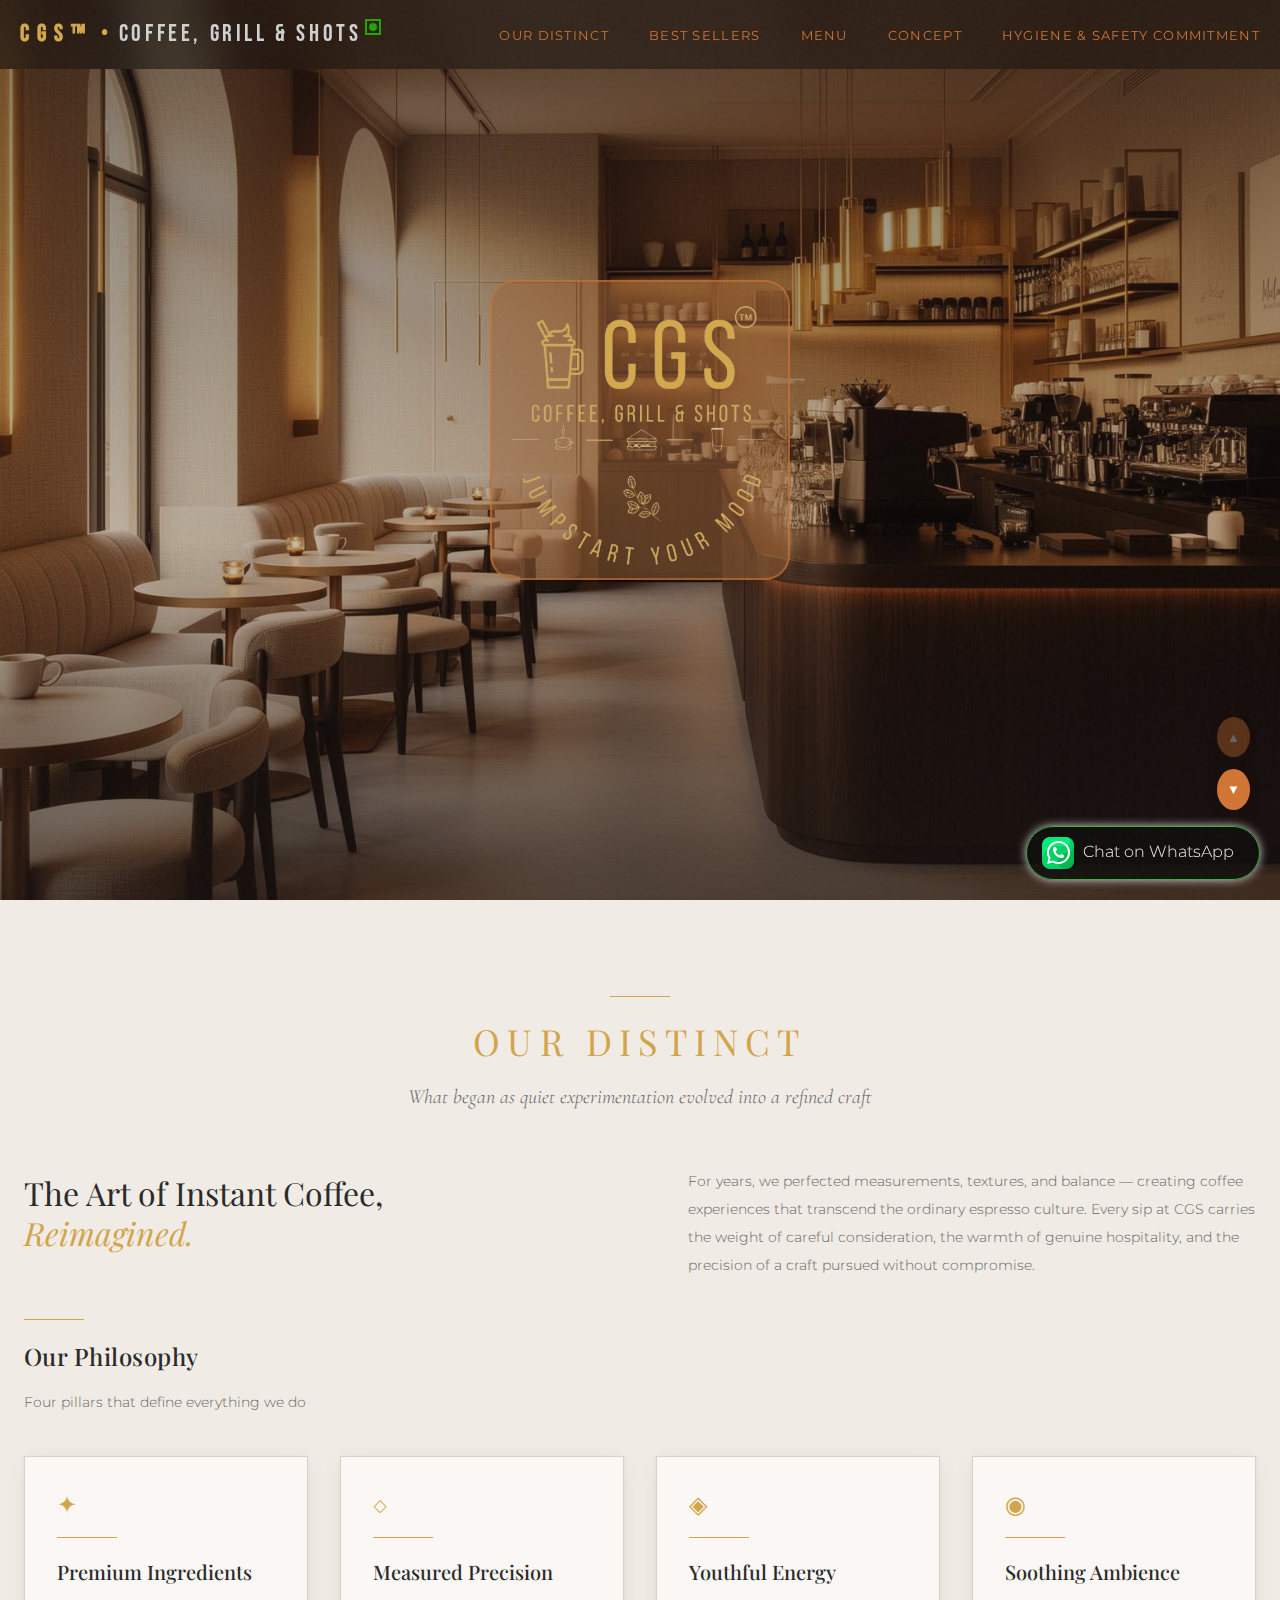
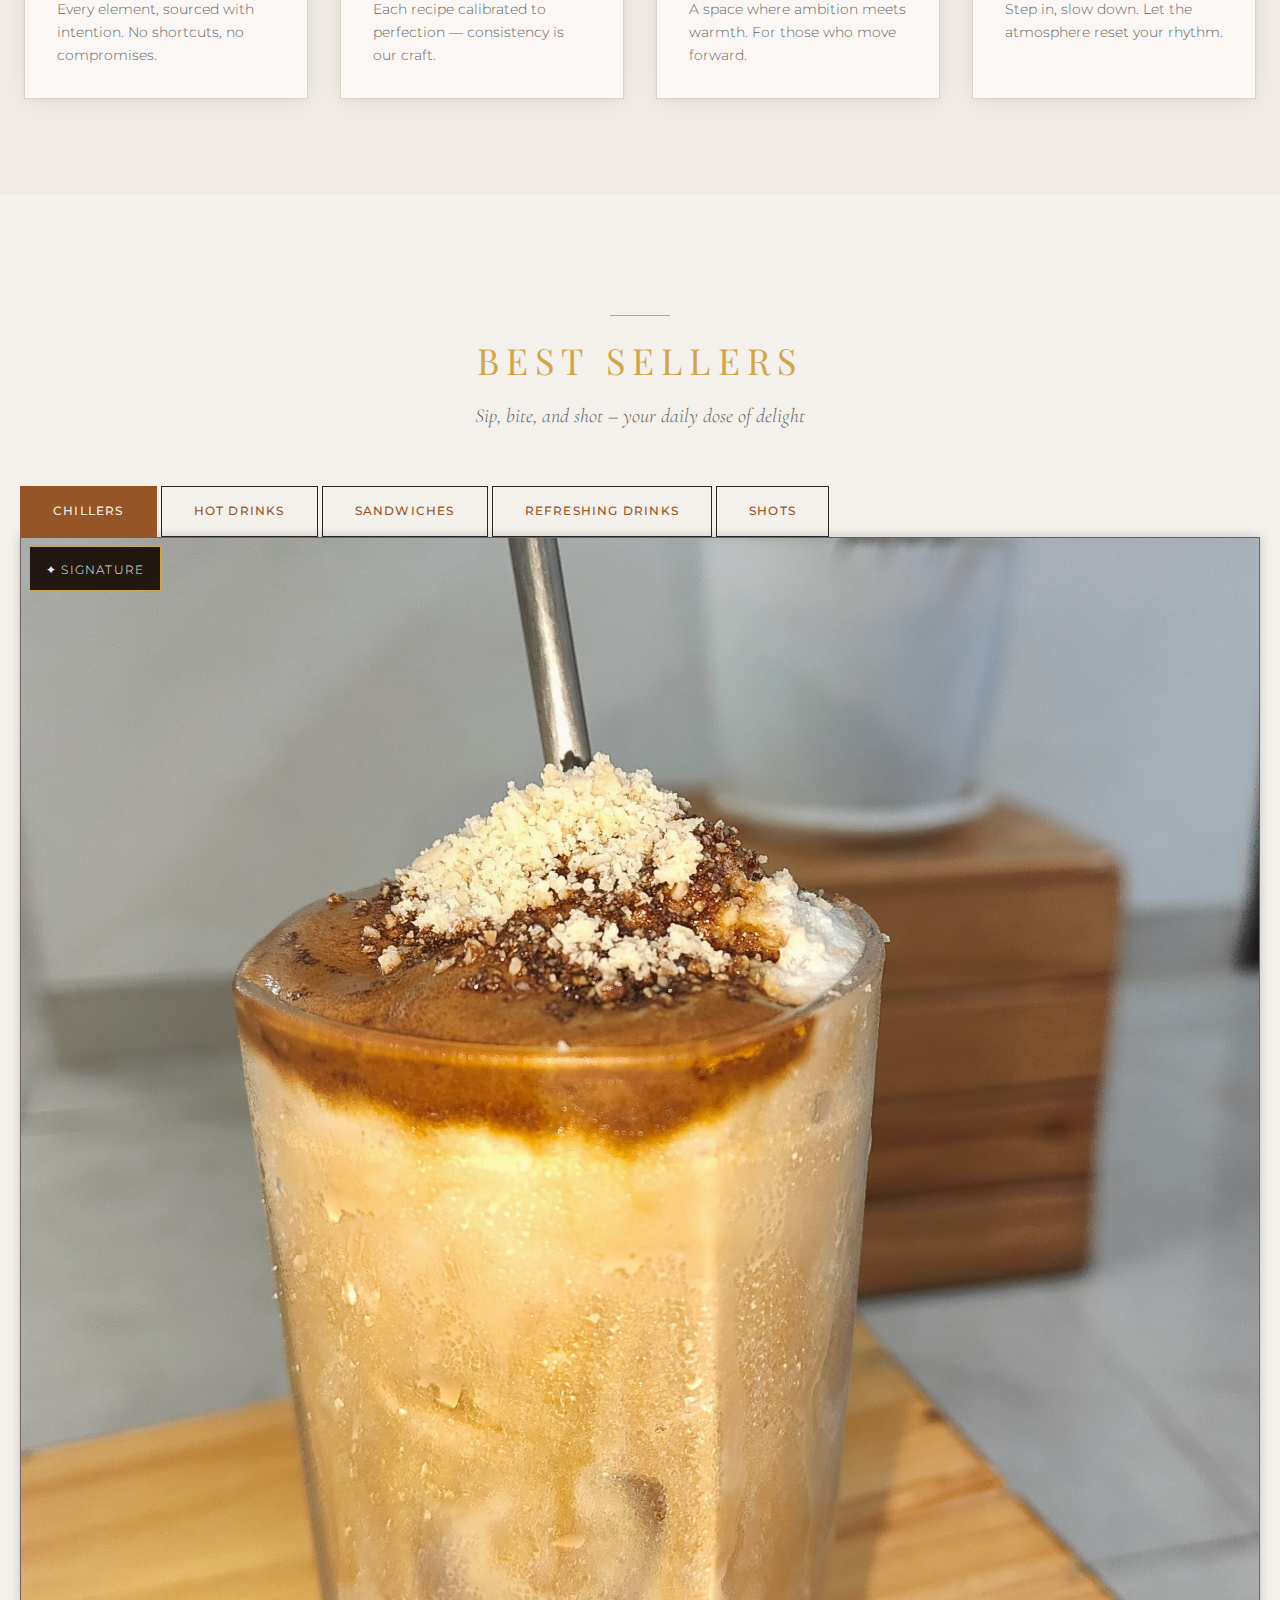
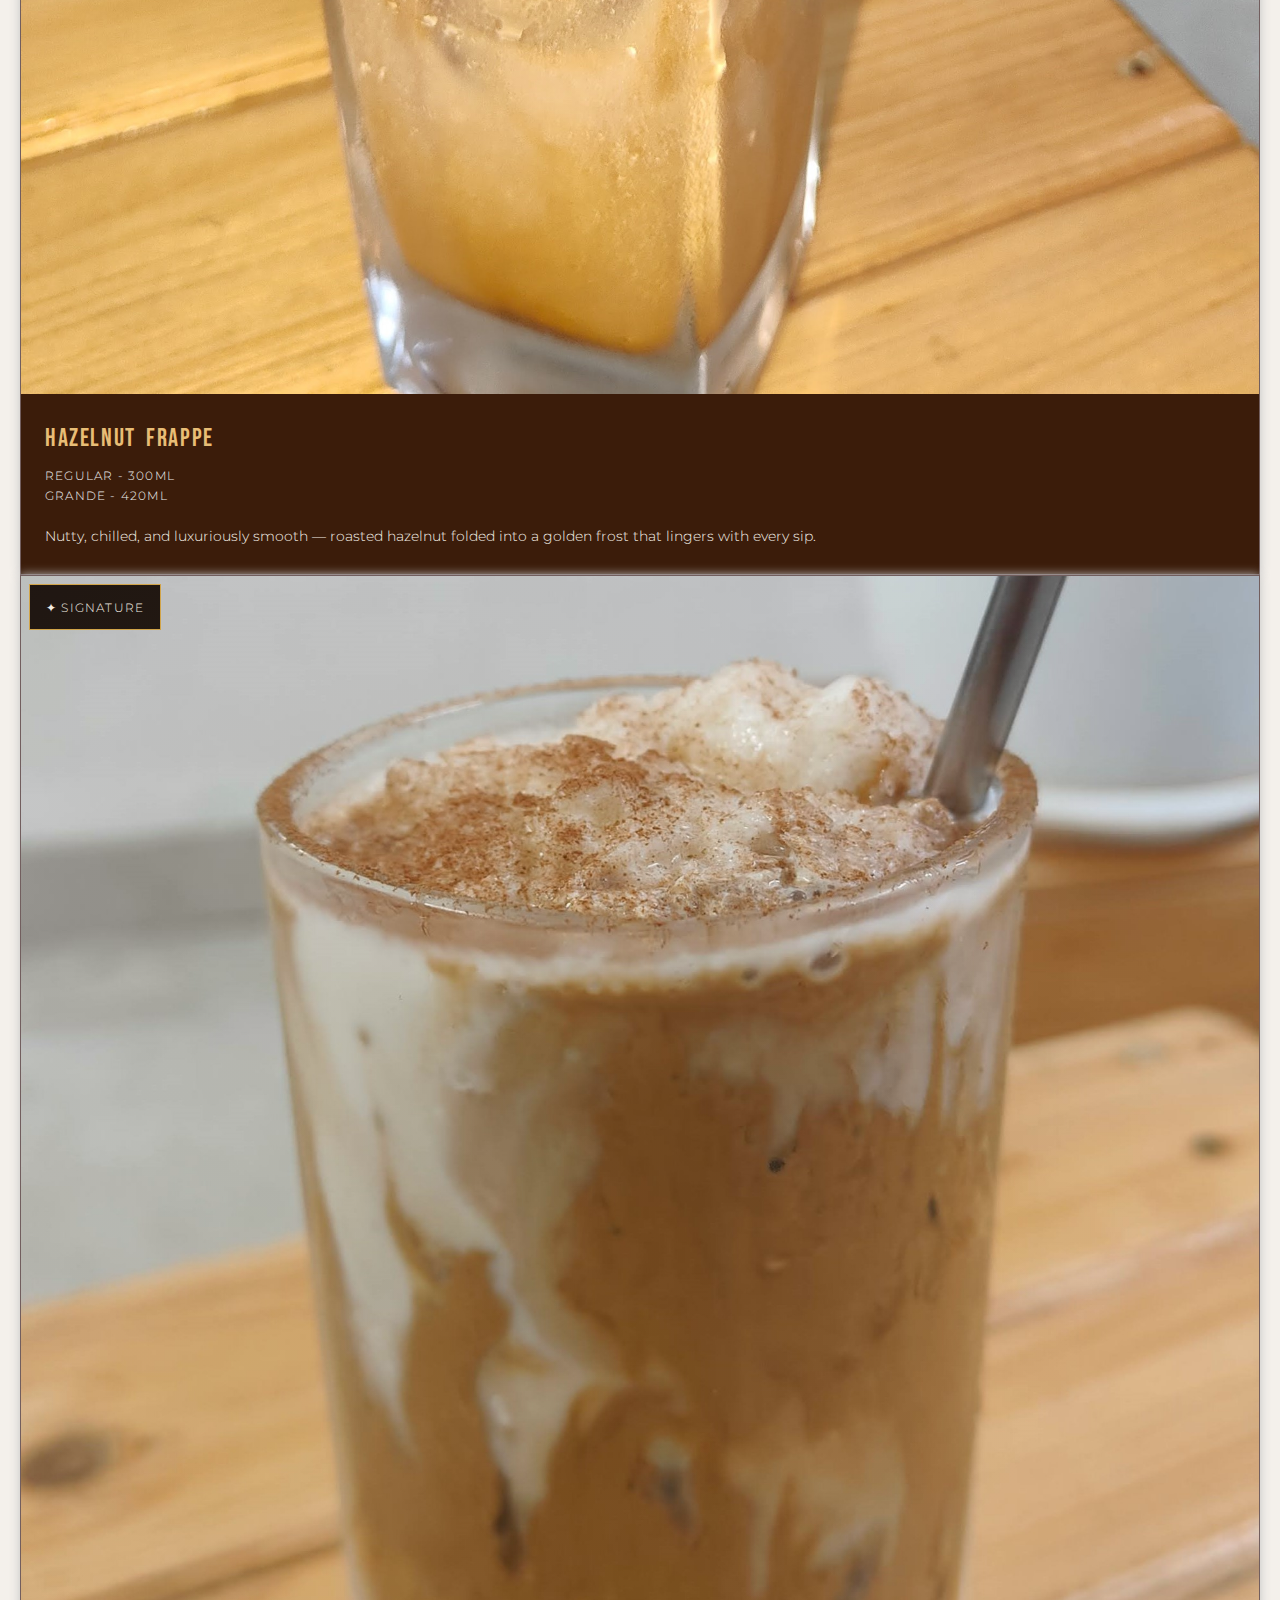
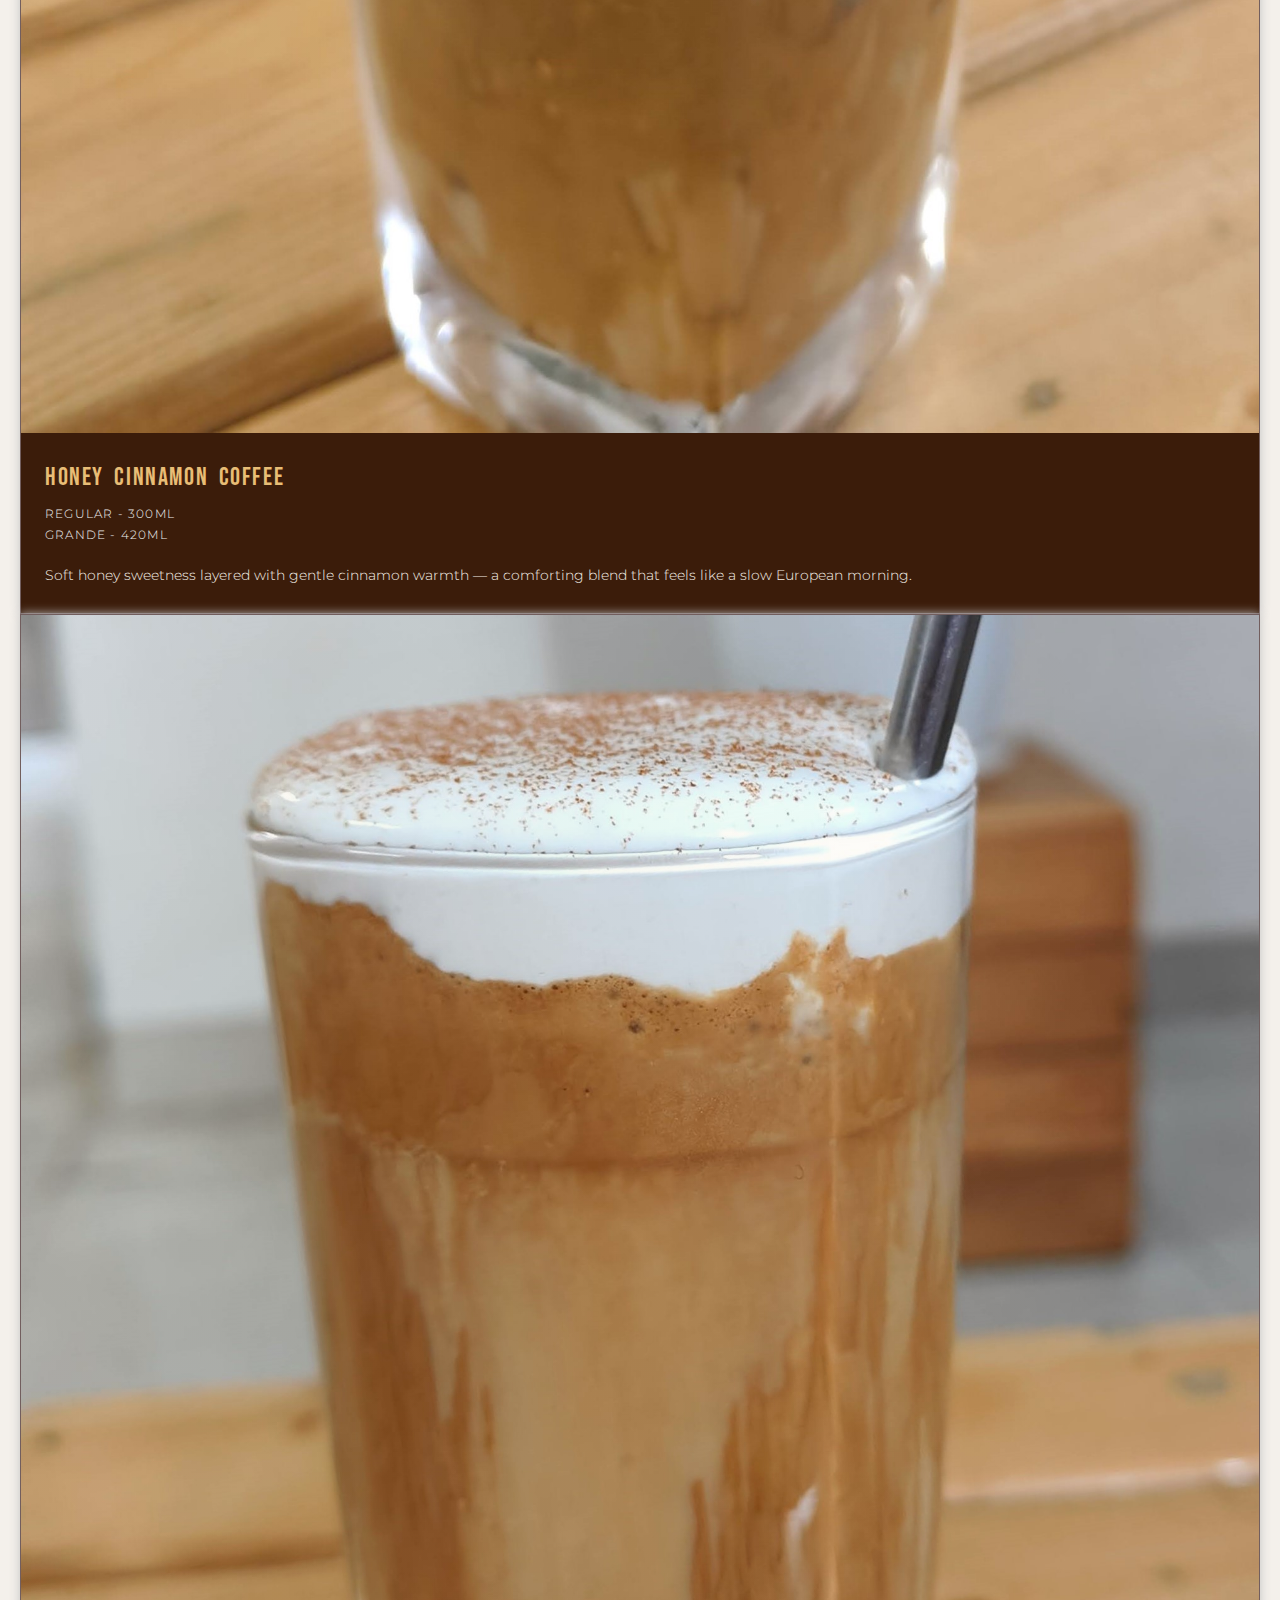
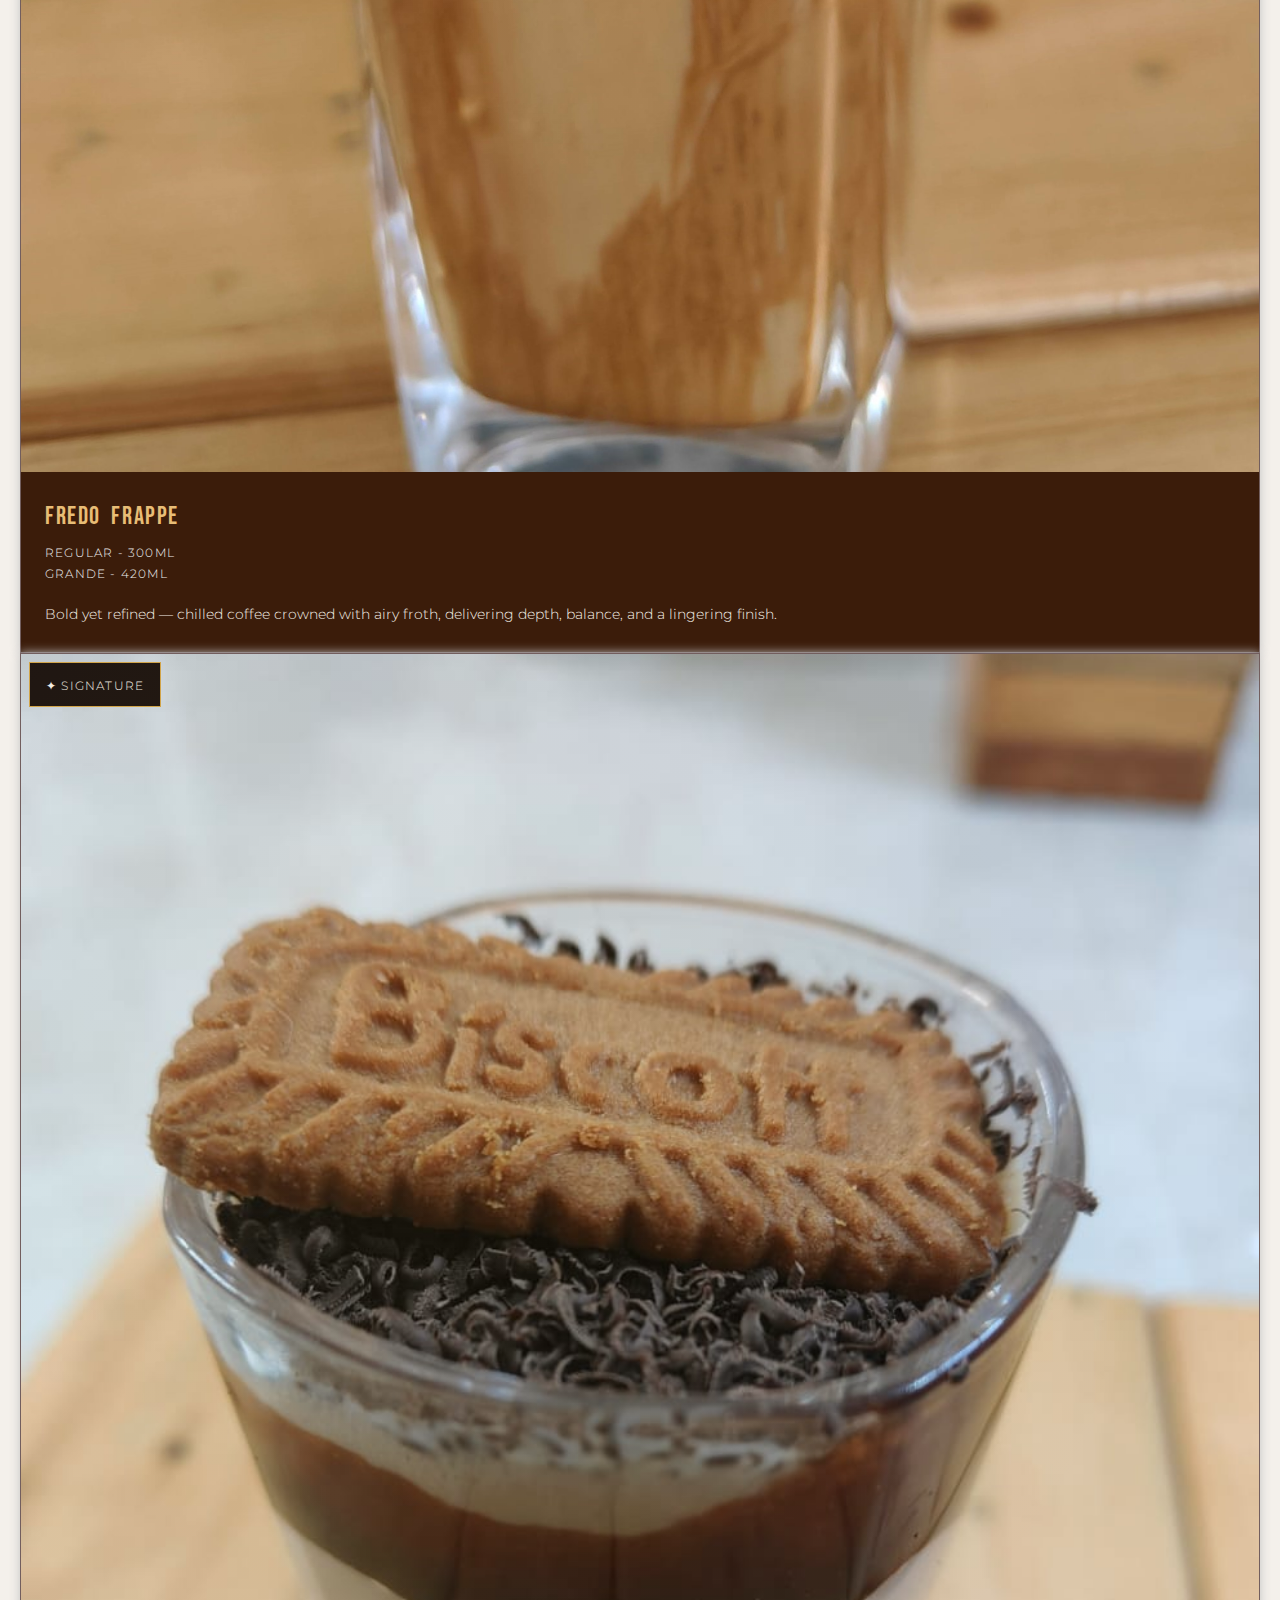
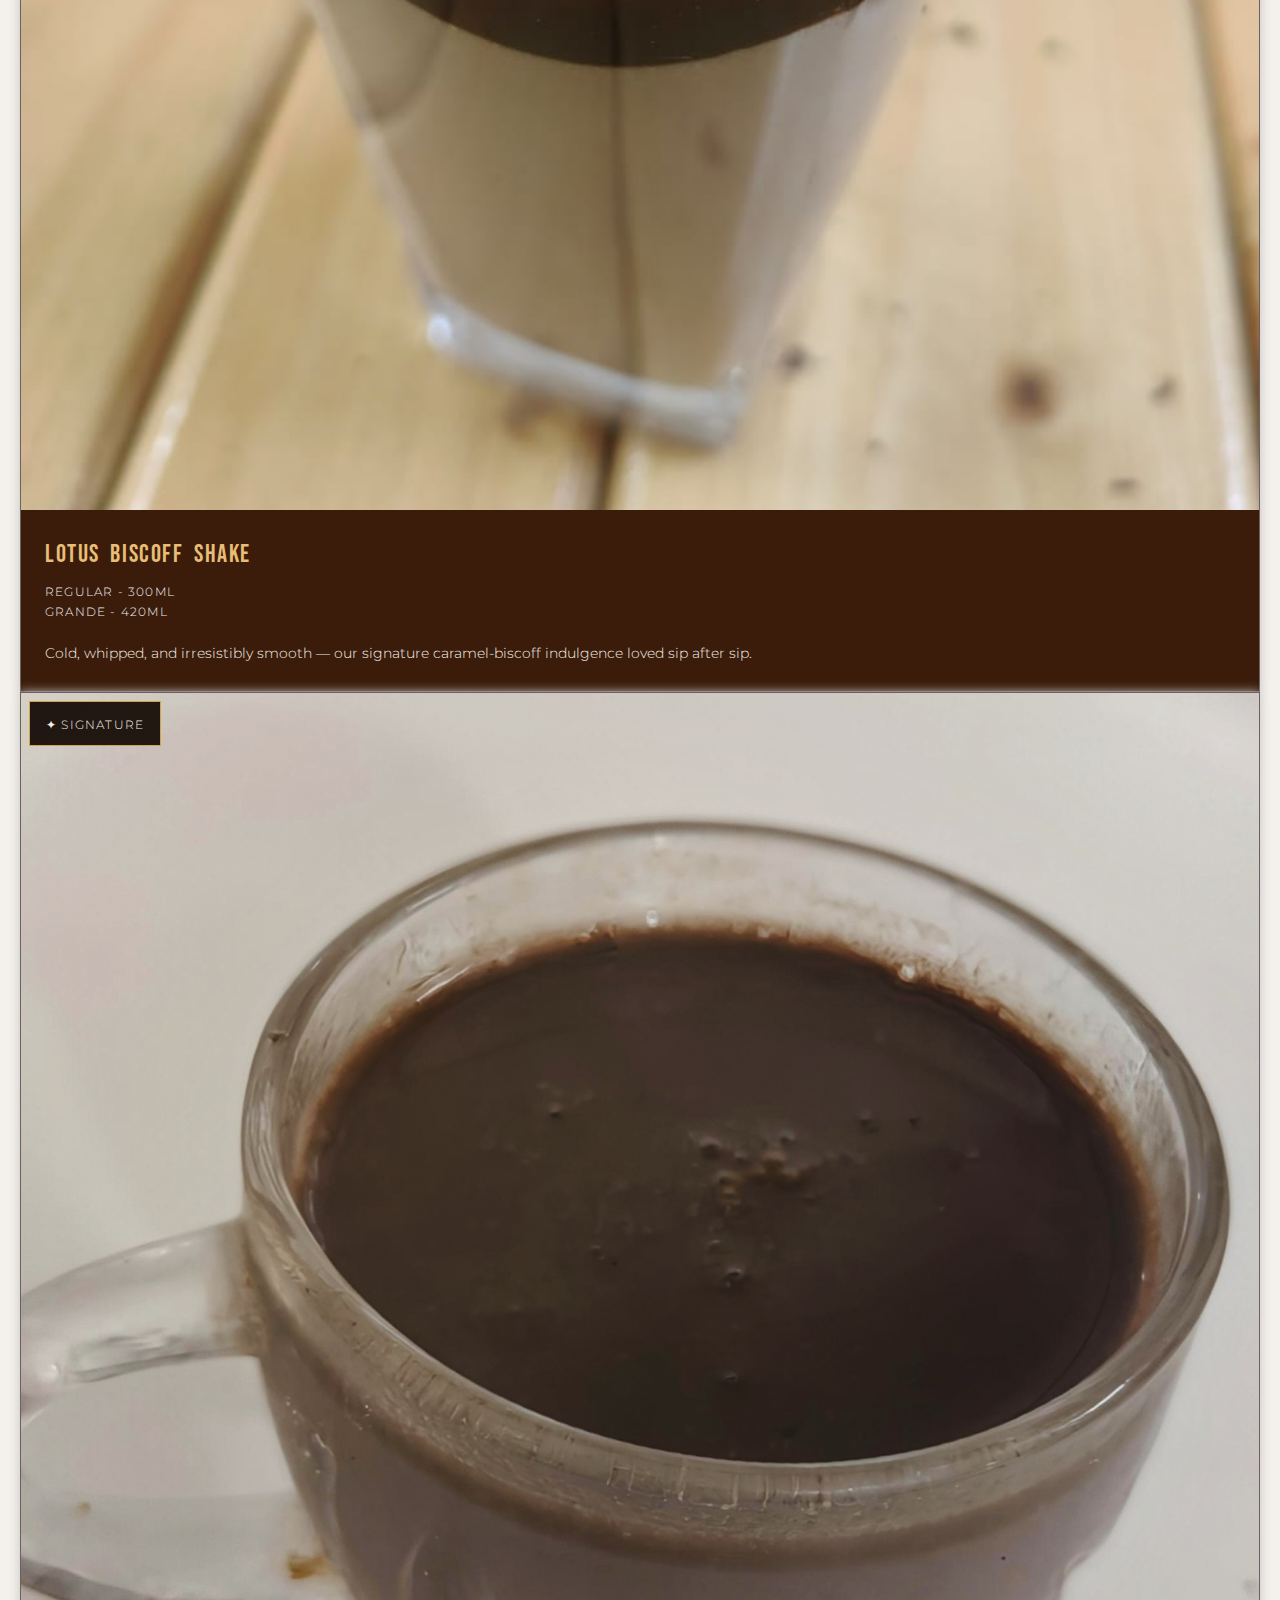
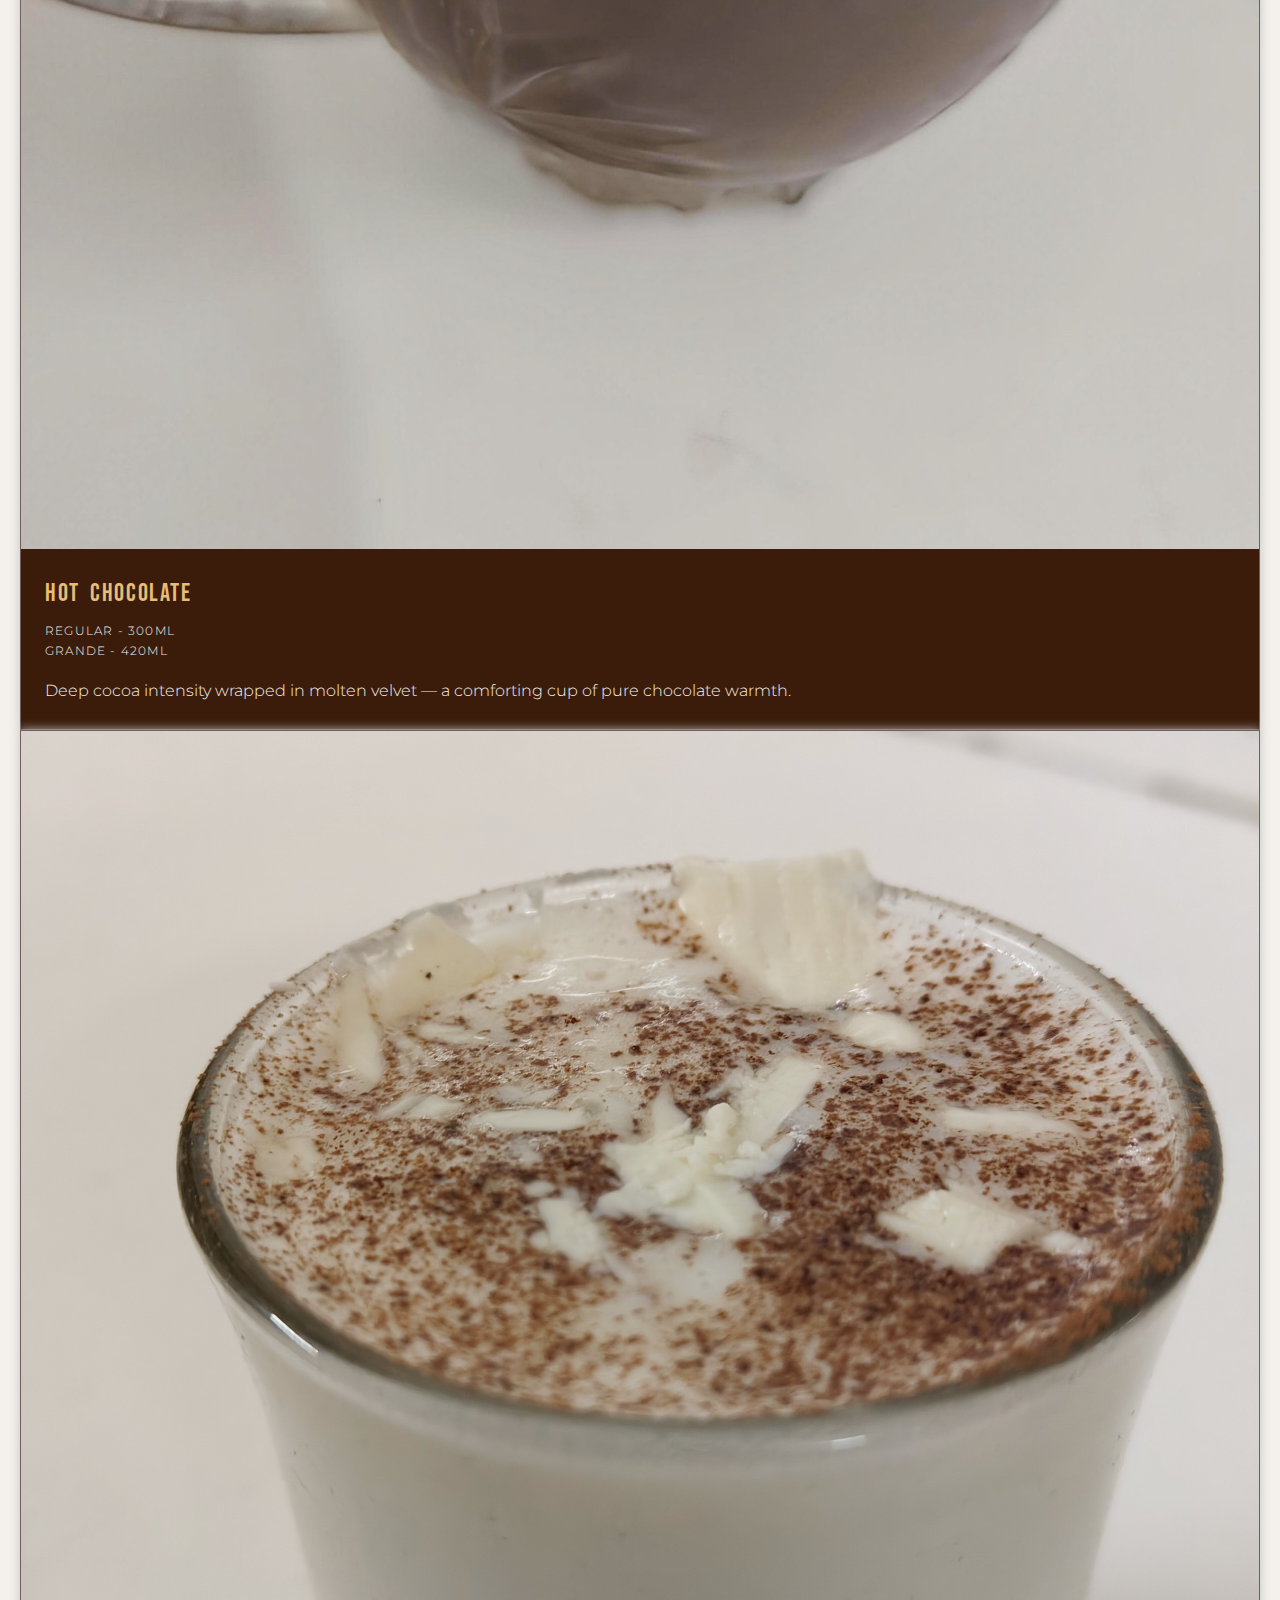
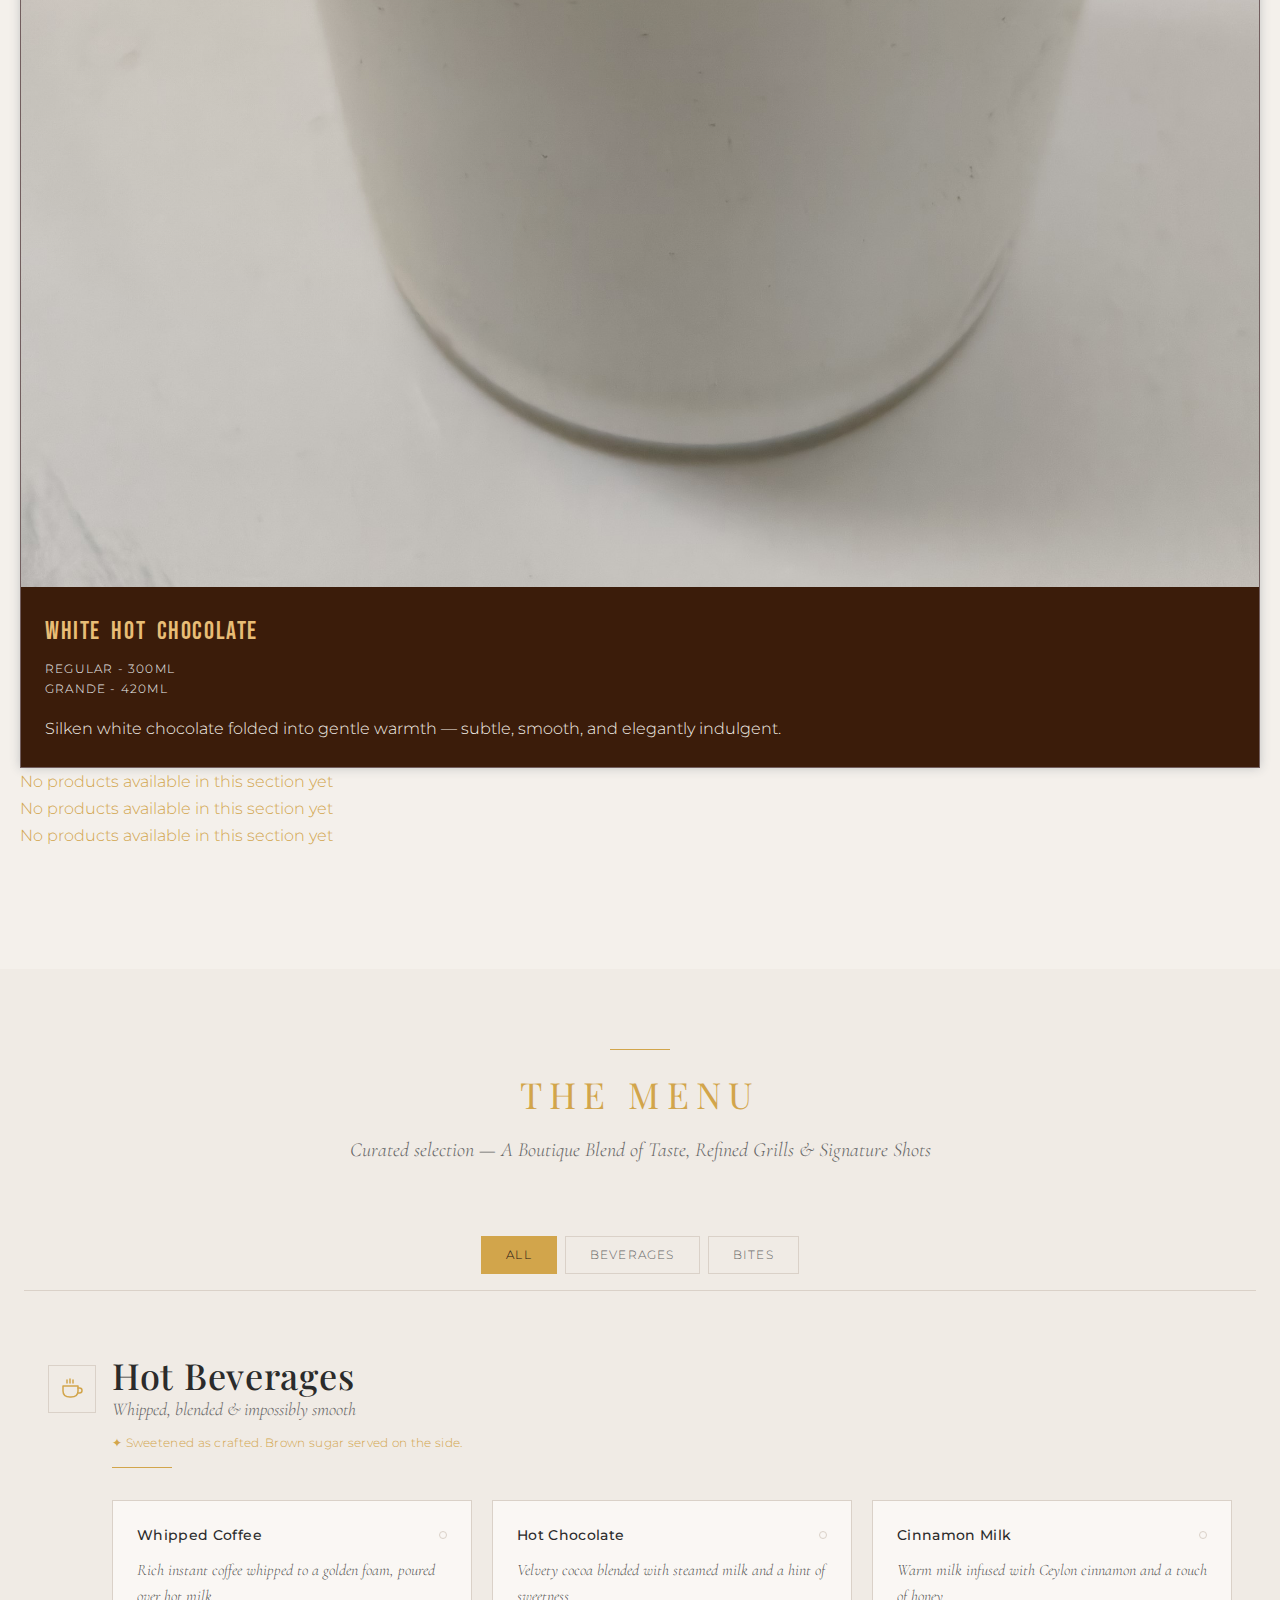
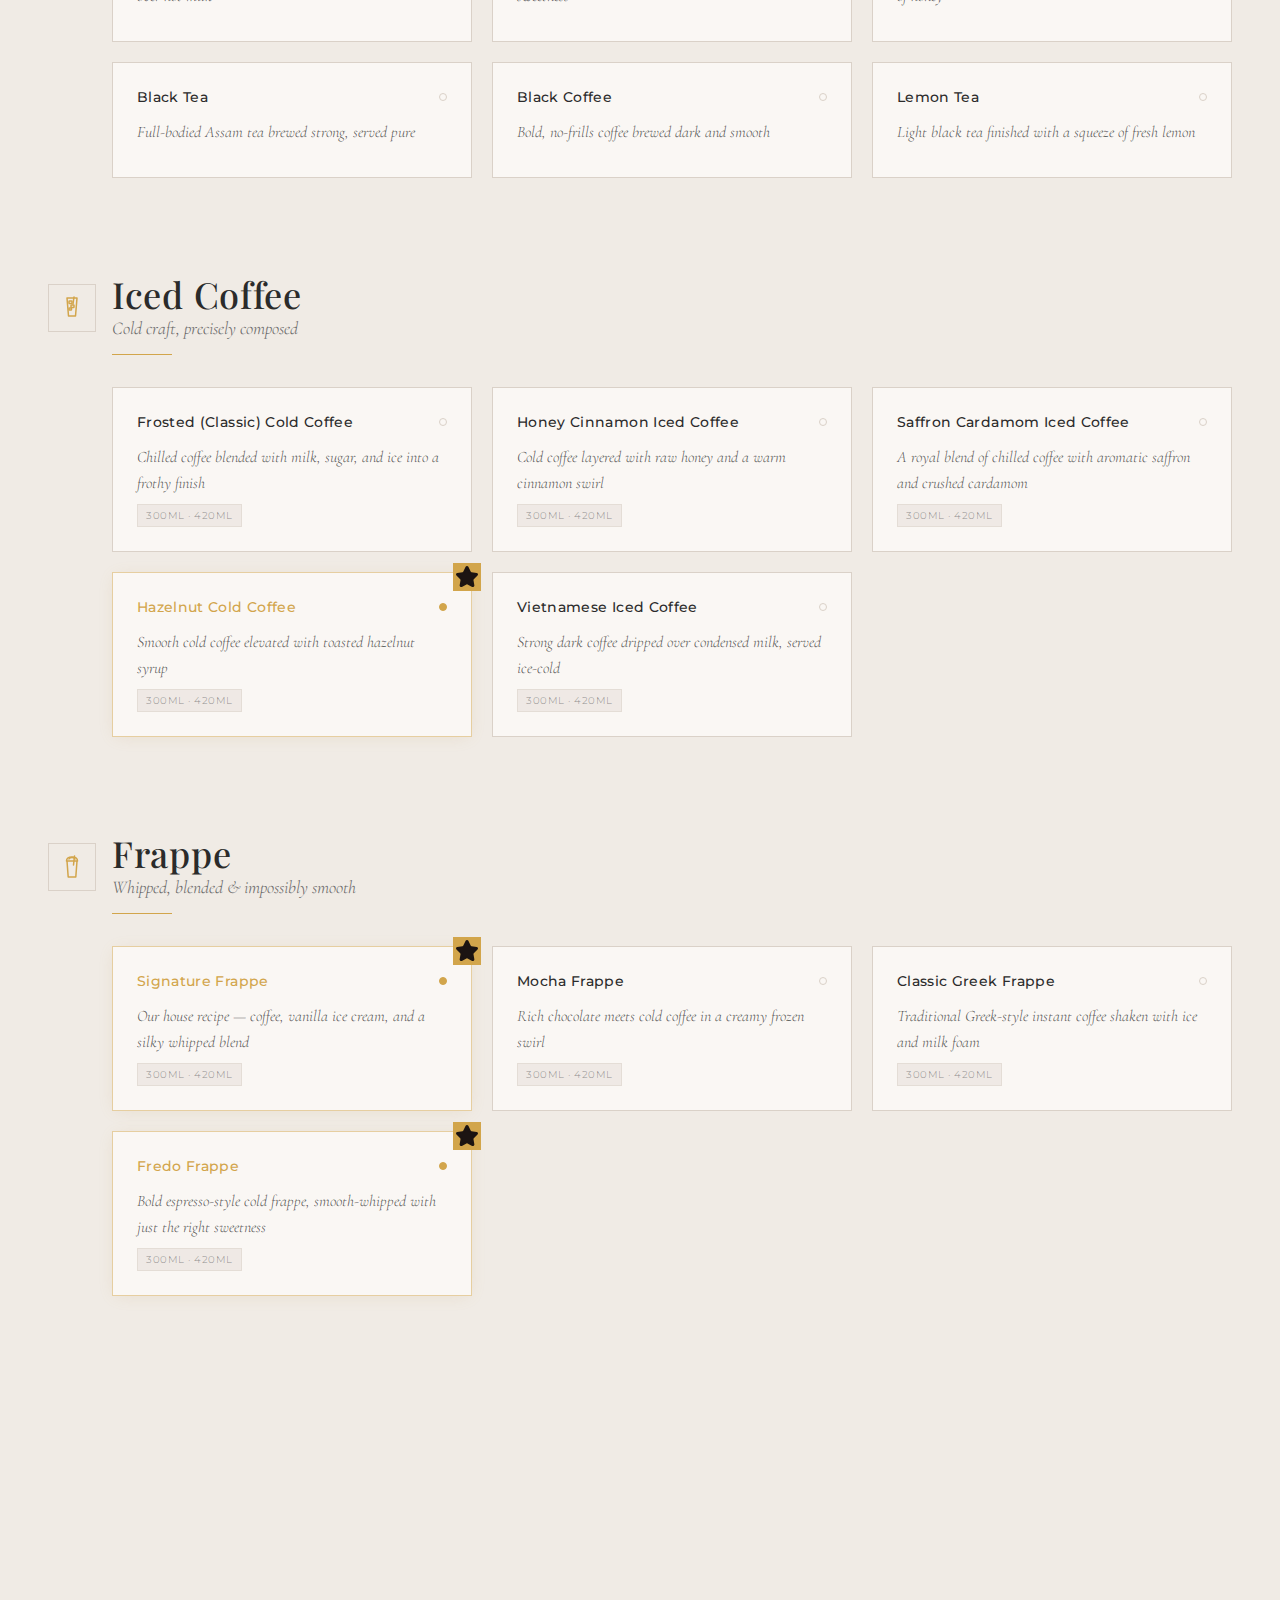
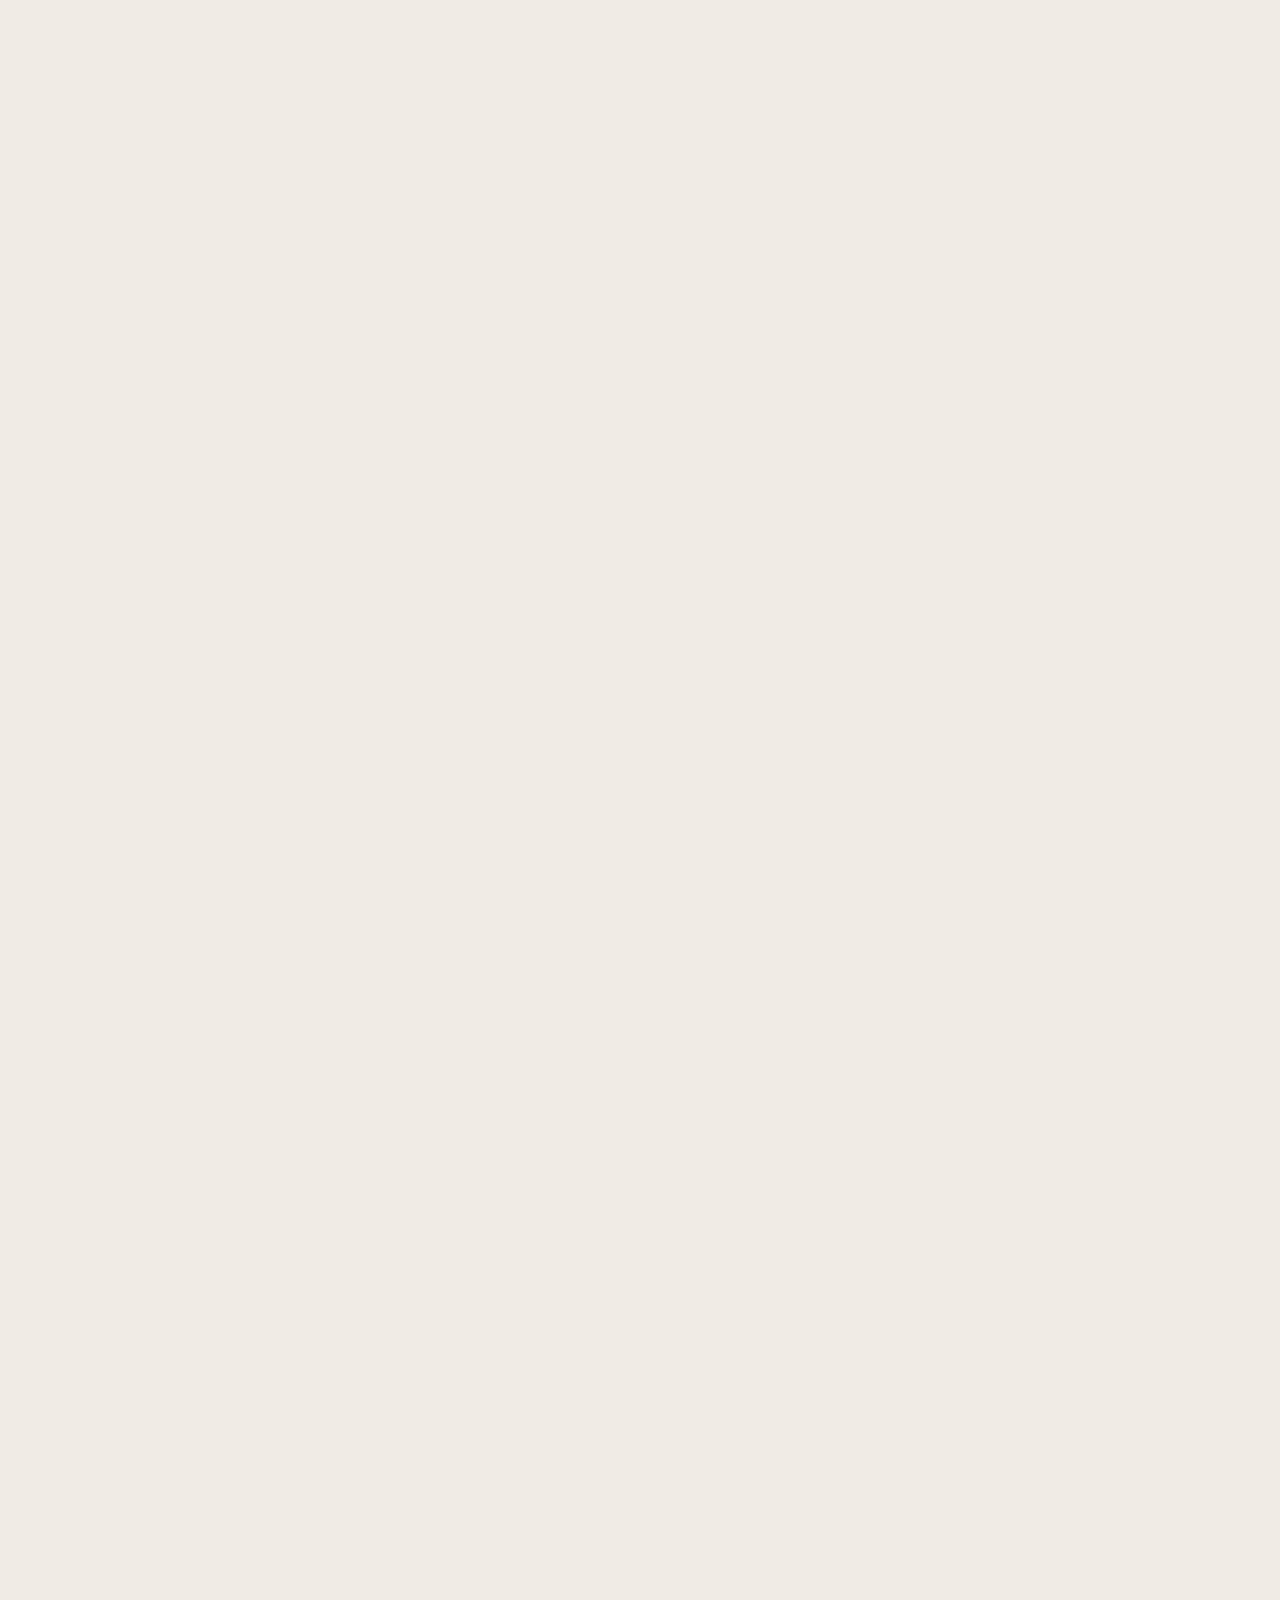
<file: index.html>
<!DOCTYPE html>
<html lang="en">
	<script type="application/ld+json">
	{
	"@context": "https://schema.org",
	"@type": "CafeOrCoffeeShop",
	"name": "CGS Cafe - Coffee, Grill & Shots",
	"url": "https://anuragbirthare1988.github.io/cgscafe/",
	"image": "https://anuragbirthare1988.github.io/cgscafe/images/logo.png",
	"description": "CGS Cafe in Indore serving coffee, grill items and refreshing beverages. Jumpstart Your Mood.",
	"address": {
		"@type": "PostalAddress",
		"addressLocality": "Indore",
		"addressRegion": "MP",
		"addressCountry": "IN"
	},
	"servesCuisine": ["Coffee", "Grill", "Snacks", "Beverages"],
	"priceRange": "₹₹"
	}
</script>
<head>
    <meta charset="UTF-8">
    <meta name="viewport" content="width=device-width, initial-scale=1.0">
    <title>CGS – Coffee, Grill & Shots | Boutique Café in Indore</title>
	<meta name="description" content="CGS Cafe – A modern European boutique café in Indore offering premium coffee, grill & signature shots. Jumpstart Your Mood.">
	<meta name="keywords" content="Cafe in Indore, Coffee shop in Indore, CGS Cafe, CGS, CGS Cafe Indore, CGS Cafe website, CGS 103, CGS Scheme No 103, Coffee shops near me, Best coffee Indore, CGS Indore, Grill cafe Indore, Jumpstart Your Mood, Shots near me, Mocktail Shots, Instant Coffee, Cold Coffee, Frappe, Shake, Biscoff Shake, Oreo Shake">
	<meta name="robots" content="index, follow">
	<meta name="google-site-verification" content="googlefd40eee476e539a8.html" />
	<link rel="icon" type="image/png" href="images/CGS-1.20.png">
    <link rel="preconnect" href="https://fonts.googleapis.com">
    <link rel="preconnect" href="https://fonts.gstatic.com" crossorigin>
    <link rel="stylesheet" href="templatemo-aurum-gold.css">
    <link rel="stylesheet" href="main.css">
    <link href="https://fonts.googleapis.com/css2?family=Playfair+Display:ital,wght@0,400;0,500;0,600;0,700;1,400;1,500&family=Cormorant+Garamond:ital,wght@0,300;0,400;0,500;1,300;1,400&family=Montserrat:wght@300;400;500;600&family=Bebas+Neue&family=Cormorant+Garamond:ital,wght@0,400;0,500;0,600;0,700;1,400&family=Libre+Franklin:wght@300;400;500;600&display=swap" rel="stylesheet">
    <!-- templatemo tm-610-aurum-gold (templatemo.com/live/templatemo_610_aurum_gold) -->
</head>
<body>
    <!-- Navigation -->
    <nav class="nav" id="navbar">
        <div class="container">
            <div class="nav-inner">
                <div class="logo-wrapper">
					<a href="#" class="logo">
						<span class="brandName">CGS™</span> • 
						<span class="brandFullName">Coffee, Grill & Shots</span>
					</a>
					<div class="hero-badge">
						<span class="dot" title="100% Pure Veg"></span>
					</div>
				</div>
				<!-- <div class="animate-fade-up-delay-1 items-center gap-6"> -->
					<!-- <div class="gold-divider mx-auto"></div> -->
					<!-- <p class="font-cormorant text-white/60 italic text-lg tracking-widest">Jumpstart Your Mood</p> -->
					<!-- <div class="gold-divider mx-auto"></div> -->
				<!-- </div> -->
                <ul class="nav-links">
					<li><a href="#our-distinct">Our Distinct</a></li>
					<li><a href="#best-sellers">Best Sellers</a></li>
					<li><a href="#full-menu">Menu</a></li>
					<li><a href="#concept">Concept</a></li>
					<li><a href="#hygiene-safety-commitment">Hygiene & Safety Commitment</a></li>
                </ul>
                <button class="mobile-menu-btn" id="mobileMenuBtn" aria-label="Open Menu">
                    <span></span>
                    <span></span>
                    <span></span>
                </button>
            </div>
        </div>
    </nav>

    <!-- Mobile Menu Overlay -->
    <div class="mobile-menu-overlay" id="mobileMenuOverlay"></div>

    <!-- Mobile Menu -->
    <div class="mobile-menu" id="mobileMenu">
        <button class="mobile-menu-close" id="mobileMenuClose" aria-label="Close Menu">
            <svg width="20" height="20" viewBox="0 0 24 24" fill="none" stroke="currentColor" stroke-width="1.5">
                <line x1="18" y1="6" x2="6" y2="18"></line>
                <line x1="6" y1="6" x2="18" y2="18"></line>
            </svg>
        </button>
        <ul class="mobile-nav-links">
            <li><a href="#our-distinct">Our Distinct</a></li>
			<li><a href="#best-sellers">Best Sellers</a></li>
			<li><a href="#full-menu">Menu</a></li>
            <li><a href="#concept">Concept</a></li>
					<li><a href="#hygiene-safety-commitment">Hygiene & Safety Commitment</a></li>
        </ul>
    </div>
	
	<section class="relative min-h-screen flex items-center justify-center overflow-hidden" style="background-image: url('images/banner-1.jpg'); background-size: cover; background-position: center center;">
	   <div class="absolute inset-0" style="background: var(--gradient-hero);"></div>
	   <div class="relative z-10 text-center px-6 max-w-3xl mx-auto">
		  <div class="animate-fade-up">
				<h1 class="font-bebas-neue font-display text-white text-6xl md:text-8xl font-semibold leading-none mb-4">
					<!-- <span class="brandName">CGS</span><span class="trademark">TM</span> -->
					<img class="bigLogo" src="images/CGS-1.18.png" alt="Gold bars stacked">
				</h1>
		  </div>
		  <div class="animate-fade-up-delay-2 mt-10"><a class="btn-gold" href="#full-menu">Explore The Menu</a></div>
	   </div>
	   <div class="scroll-below-icon absolute left-1/2 -translate-x-1/2 flex flex-col items-center gap-2 animate-fade-up-delay-3">
		  <span class="font-montserrat text-white/40 text-xs tracking-widest uppercase">Scroll</span>
		  <div class="w-px h-10 bg-gradient-to-b from-white/40 to-transparent"></div>
	   </div>
	</section>
	
    <section class="off-white py-24 px-6 max-w-7xl mx-auto" id="our-distinct">
		<div class="section-header">
			<span class="gold-divider mx-auto mb-6"></span>
			<div class="section-label font-display text-4xl text-gold mb-4">Our Distinct</div>
			<p class="font-cormorant text-xl text-muted-foreground leading-loose italic">What began as quiet experimentation evolved into a refined craft</p>
		</div>
		<div class="grid md:grid-cols-2 gap-16 lg:gap-24 items-center">
		   <div class="reveal visible">
				<h2 class="section-title text-foreground leading-tight">
					The Art of Instant Coffee,<br>
					<span class="italic text-gold">Reimagined.</span>
				</h2>
		   </div>
		   <div class="reveal visible" style="transition-delay: 0.2s;">
			  <p class="font-montserrat text-sm text-muted-foreground leading-loose font-light">For years, we perfected measurements, textures, and balance — creating coffee experiences that transcend the ordinary espresso culture. Every sip at CGS carries the weight of careful consideration, the warmth of genuine hospitality, and the precision of a craft pursued without compromise.</p>
		   </div>
		</div>
	   <div class="max-w-7xl mx-auto mt-10">
			<div class="reveal pb-10 visible" style="transition-delay: 0.24s;">
				<span class="gold-divider mb-5"></span>
				<h2 class="font-display text-2xl text-foreground mb-4 font-medium">Our Philosophy</h2>
				<p class="font-montserrat text-sm text-muted-foreground leading-loose font-light">Four pillars that define everything we do</p>
			</div>
		  	<div class="grid sm:grid-cols-2 lg:grid-cols-4 gap-8">
			 <div class="reveal card-lift bg-card p-8 border border-border visible" style="transition-delay: 0.24s;">
				<span class="text-gold text-2xl block mb-4">✦</span><span class="gold-divider mb-5"></span>
				<h3 class="font-display text-xl text-foreground mb-3 font-medium">Premium Ingredients</h3>
				<p class="font-montserrat text-sm text-muted-foreground leading-relaxed font-light">Every element, sourced with intention. No shortcuts, no compromises.</p>
			 </div>
			 <div class="reveal card-lift bg-card p-8 border border-border visible" style="transition-delay: 0.1s;">
				<span class="text-gold text-2xl block mb-4">◇</span><span class="gold-divider mb-5"></span>
				<h3 class="font-display text-xl text-foreground mb-3 font-medium">Measured Precision</h3>
				<p class="font-montserrat text-sm text-muted-foreground leading-relaxed font-light">Each recipe calibrated to perfection — consistency is our craft.</p>
			 </div>
			 <div class="reveal card-lift bg-card p-8 border border-border visible" style="transition-delay: 0.2s;">
				<span class="text-gold text-2xl block mb-4">◈</span><span class="gold-divider mb-5"></span>
				<h3 class="font-display text-xl text-foreground mb-3 font-medium">Youthful Energy</h3>
				<p class="font-montserrat text-sm text-muted-foreground leading-relaxed font-light">A space where ambition meets warmth. For those who move forward.</p>
			 </div>
			 <div class="reveal card-lift bg-card p-8 border border-border visible" style="transition-delay: 0.3s;">
				<span class="text-gold text-2xl block mb-4">◉</span><span class="gold-divider mb-5"></span>
				<h3 class="font-display text-xl text-foreground mb-3 font-medium">Soothing Ambience</h3>
				<p class="font-montserrat text-sm text-muted-foreground leading-relaxed font-light">Step in, slow down. Let the atmosphere reset your rhythm.</p>
			 </div>
		  </div>
	   </div>
	</section>	
		
    <!-- Products Section -->
    <section class="light-off-white" id="best-sellers">
        <div class="container">
			<div class="section-header">
				<span class="gold-divider mx-auto mb-6"></span>
				<div class="section-label font-display text-4xl text-gold mb-4">Best Sellers</div>
				<p class="font-cormorant text-xl text-muted-foreground leading-loose italic">Sip, bite, and shot – your daily dose of delight</p>
			</div>

            <div class="products-tabs">
                <button class="tab-btn active" data-tab="chillers">Chillers</button>
                <button class="tab-btn" data-tab="hot-drinks">Hot Drinks</button>
                <button class="tab-btn" data-tab="sandwiches">Sandwiches</button>
                <button class="tab-btn" data-tab="refreshing-drinks">Refreshing Drinks</button>
                <button class="tab-btn" data-tab="shots">Shots</button>
            </div>

            <!-- Chillers Tab -->
            <div class="products-tab-content active" id="tab-chillers">
				<div class="product-card">
                    <div class="product-image">
                        <img src="images/dishes/drinks/hazelnut-frappe.jpg" alt="Hazelnut Frappe">
						<div class="absolute top-2 left-2 bg-espresso border border-gold px-4 py-2"><span class="font-montserrat text-xs tracking-widest uppercase">✦ Signature</span></div>
                    </div>
                    <div class="product-info">
                        <h3 class="product-name">Hazelnut Frappe</h3>
                        <div class="product-weight">Regular - 300ml <br> Grande - 420ml</div>
                        <div class="product-footer">
                            <p class="product-price text-sm leading-loose">Nutty, chilled, and luxuriously smooth — roasted hazelnut folded into a golden frost that lingers with every sip.</p>
                        </div>
                    </div>
                </div>
                <!-- <div class="product-card">
                    <div class="product-image">
                        <img src="images/dishes/drinks/greek-frappe.jpg" alt="Greek Frappe">
                    </div>
                    <div class="product-info">
                        <h3 class="product-name">Greek Frappe</h3>
                        <div class="product-weight">Regular - 300ml <br> Grande - 420ml</div>
                        <div class="product-footer">
                            < class="product-price text-sm leading-loose">Frothy, chilled, irresistible gold</p>
                        </div>
                    </div>
                </div> -->
                <div class="product-card">
                    <div class="product-image">
                        <img src="images/dishes/drinks/honey-cinnamon-coffee.jpg" alt="Honey Cinnamon Coffee">
						<div class="absolute top-2 left-2 bg-espresso border border-gold px-4 py-2"><span class="font-montserrat text-xs tracking-widest uppercase">✦ Signature</span></div>
                    </div>
                    <div class="product-info">
                        <h3 class="product-name">Honey Cinnamon Coffee</h3>
                        <div class="product-weight">Regular - 300ml <br> Grande - 420ml</div>
                        <div class="product-footer">
                            <p class="product-price text-sm leading-loose">Soft honey sweetness layered with gentle cinnamon warmth — a comforting blend that feels like a slow European morning.</p>
                        </div>
                    </div>
                </div>
                <div class="product-card">
                    <div class="product-image">
                        <img src="images/dishes/drinks/fredo-frappe.jpg" alt="Fredo Frappe">
                    </div>
                    <div class="product-info">
                        <h3 class="product-name">Fredo Frappe</h3>
                        <div class="product-weight">Regular - 300ml <br> Grande - 420ml</div>
                        <div class="product-footer">
                            <p class="product-price text-sm leading-loose">Bold yet refined — chilled coffee crowned with airy froth, delivering depth, balance, and a lingering finish.</p>
                        </div>
                    </div>
                </div>
                <div class="product-card">
                    <div class="product-image">
                        <img src="images/dishes/drinks/lotus-biscoff-shake.jpg" alt="Lotus Biscoff Shake">
						<div class="absolute top-2 left-2 bg-espresso border border-gold px-4 py-2"><span class="font-montserrat text-xs tracking-widest uppercase">✦ Signature</span></div>
                    </div>
                    <div class="product-info">
                        <h3 class="product-name">Lotus Biscoff Shake</h3>
                        <div class="product-weight">Regular - 300ml <br> Grande - 420ml</div>
                        <div class="product-footer">
                            <p class="product-price text-sm leading-loose">Cold, whipped, and irresistibly smooth — our signature caramel-biscoff indulgence loved sip after sip.</p>
                        </div>
                    </div>
                </div>
            </div>
			
			<!-- Hot Drinks Tab -->
            <div class="products-tab-content" id="tab-hot-drinks">
                <div class="product-card">
                    <div class="product-image">
                        <img src="images/dishes/drinks/hot-chocolate.jpg" alt="Hot Chocolate">
						<div class="absolute top-2 left-2 bg-espresso border border-gold px-4 py-2"><span class="font-montserrat text-xs tracking-widest uppercase">✦ Signature</span></div>
                    </div>
                    <div class="product-info">
                        <h3 class="product-name">Hot Chocolate</h3>
                        <div class="product-weight">Regular - 300ml <br> Grande - 420ml</div>
                        <div class="product-footer">
                            <span class="product-price">Deep cocoa intensity wrapped in molten velvet — a comforting cup of pure chocolate warmth.</span>
                        </div>
                    </div>
                </div>
                <div class="product-card">
                    <div class="product-image">
                        <img src="images/dishes/drinks/white-hot-chocolate.jpg" alt="White Hot Chocolate">
                    </div>
                    <div class="product-info">
                        <h3 class="product-name">White  Hot Chocolate</h3>
                        <div class="product-weight">Regular - 300ml <br> Grande - 420ml</div>
                        <div class="product-footer">
                            <span class="product-price">Silken white chocolate folded into gentle warmth — subtle, smooth, and elegantly indulgent.</span>
                        </div>
                    </div>
                </div>
            </div>

            <!-- Sandwiches Tab -->
            <div class="products-tab-content" id="tab-sandwiches">
                <p class="text-gold">No products available in this section yet</p>
            </div>

            <!-- Refreshing Drinks Tab -->
            <div class="products-tab-content" id="tab-refreshing-drinks">
                <p class="text-gold">No products available in this section yet</p>
            </div>

            <!-- Shots Tab -->
            <div class="products-tab-content" id="tab-shots">
                <p class="text-gold">No products available in this section yet</p>
            </div>
        </div>
    </section>
	
	<section class="off-white py-20 px-6" id="full-menu">
		<div class="section-header">
			<span class="gold-divider mx-auto mb-6"></span>
			<div class="section-label font-display text-4xl text-gold">The Menu</div>
			<p class="font-cormorant text-xl text-muted-foreground leading-loose mb-8 italic">Curated selection — A Boutique Blend of Taste, Refined Grills & Signature Shots</p>
		</div>
		<div class="sticky top-[72px] z-40 bg-background/95 backdrop-blur-sm border-b border-border">
			<div class="max-w-7xl mx-auto px-6 py-4 flex justify-center gap-2">
				<button class="font-montserrat text-xs tracking-widest uppercase px-6 py-2.5 border transition-all duration-300 bg-gold text-espresso border-gold">All</button>
				<button class="font-montserrat text-xs tracking-widest uppercase px-6 py-2.5 border transition-all duration-300 bg-transparent text-muted-foreground border-border hover:border-gold hover:text-gold">Beverages</button>
				<button class="font-montserrat text-xs tracking-widest uppercase px-6 py-2.5 border transition-all duration-300 bg-transparent text-muted-foreground border-border hover:border-gold hover:text-gold">Bites</button>
			</div>
		</div>
		<div class="py-16 px-6">
			<div class="max-w-7xl mx-auto space-y-24">
				<div class="reveal visible" style="transition-delay: 0s;">
					<div class="flex items-center gap-4 mb-3">
					<div class="w-12 h-12 border border-gold/40 flex items-center justify-center text-gold bg-espresso/5">
						<svg class="w-6 h-6" viewBox="0 0 24 24" fill="none" stroke="currentColor" stroke-width="1.5" stroke-linecap="round" stroke-linejoin="round">
							<path d="M3 14c0 3.5 2.5 6 7 6h1c4.5 0 7-2.5 7-6V9H3v5z"></path>
							<path d="M18 11h1.5a2.5 2.5 0 0 1 0 5H18"></path>
							<path d="M7 3v3"></path>
							<path d="M10 2v4"></path>
							<path d="M13 3v3"></path>
						</svg>
					</div>
					<div>
						<h2 class="font-display text-3xl md:text-4xl text-foreground font-medium">Hot Beverages</h2>
						<p class="font-cormorant italic text-muted-foreground text-lg">Whipped, blended & impossibly smooth</p>
					</div>
					</div>
					<p class="font-montserrat text-xs text-gold tracking-wide mb-4 ml-16">✦ Sweetened as crafted. Brown sugar served on the side.</p>
					<span class="gold-divider mb-8 ml-16"></span>
					<div class="grid sm:grid-cols-2 lg:grid-cols-3 gap-5 ml-16">
					<div class="group relative bg-card border p-6 transition-all duration-300 border-border/60 hover:border-gold/40 hover:shadow-[0_4px_20px_-4px_hsla(39,48%,57%,0.15)]">
						<div class="flex items-start justify-between gap-3 mb-3">
							<h3 class="font-montserrat text-sm font-medium tracking-wide transition-colors duration-300 text-foreground group-hover:text-gold">Whipped Coffee</h3>
							<span class="flex-shrink-0 w-2 h-2 rounded-full border transition-all duration-300 mt-1.5 border-gold/40 group-hover:bg-gold"></span>
						</div>
						<p class="font-cormorant text-foreground/80 text-base leading-relaxed italic mb-2">Rich instant coffee whipped to a golden foam, poured over hot milk</p>
					</div>
					<div class="group relative bg-card border p-6 transition-all duration-300 border-border/60 hover:border-gold/40 hover:shadow-[0_4px_20px_-4px_hsla(39,48%,57%,0.15)]">
						<div class="flex items-start justify-between gap-3 mb-3">
							<h3 class="font-montserrat text-sm font-medium tracking-wide transition-colors duration-300 text-foreground group-hover:text-gold">Hot Chocolate</h3>
							<span class="flex-shrink-0 w-2 h-2 rounded-full border transition-all duration-300 mt-1.5 border-gold/40 group-hover:bg-gold"></span>
						</div>
						<p class="font-cormorant text-foreground/80 text-base leading-relaxed italic mb-2">Velvety cocoa blended with steamed milk and a hint of sweetness</p>
					</div>
					<div class="group relative bg-card border p-6 transition-all duration-300 border-border/60 hover:border-gold/40 hover:shadow-[0_4px_20px_-4px_hsla(39,48%,57%,0.15)]">
						<div class="flex items-start justify-between gap-3 mb-3">
							<h3 class="font-montserrat text-sm font-medium tracking-wide transition-colors duration-300 text-foreground group-hover:text-gold">Cinnamon Milk</h3>
							<span class="flex-shrink-0 w-2 h-2 rounded-full border transition-all duration-300 mt-1.5 border-gold/40 group-hover:bg-gold"></span>
						</div>
						<p class="font-cormorant text-foreground/80 text-base leading-relaxed italic mb-2">Warm milk infused with Ceylon cinnamon and a touch of honey</p>
					</div>
					<div class="group relative bg-card border p-6 transition-all duration-300 border-border/60 hover:border-gold/40 hover:shadow-[0_4px_20px_-4px_hsla(39,48%,57%,0.15)]">
						<div class="flex items-start justify-between gap-3 mb-3">
							<h3 class="font-montserrat text-sm font-medium tracking-wide transition-colors duration-300 text-foreground group-hover:text-gold">Black Tea</h3>
							<span class="flex-shrink-0 w-2 h-2 rounded-full border transition-all duration-300 mt-1.5 border-gold/40 group-hover:bg-gold"></span>
						</div>
						<p class="font-cormorant text-foreground/80 text-base leading-relaxed italic mb-2">Full-bodied Assam tea brewed strong, served pure</p>
					</div>
					<div class="group relative bg-card border p-6 transition-all duration-300 border-border/60 hover:border-gold/40 hover:shadow-[0_4px_20px_-4px_hsla(39,48%,57%,0.15)]">
						<div class="flex items-start justify-between gap-3 mb-3">
							<h3 class="font-montserrat text-sm font-medium tracking-wide transition-colors duration-300 text-foreground group-hover:text-gold">Black Coffee</h3>
							<span class="flex-shrink-0 w-2 h-2 rounded-full border transition-all duration-300 mt-1.5 border-gold/40 group-hover:bg-gold"></span>
						</div>
						<p class="font-cormorant text-foreground/80 text-base leading-relaxed italic mb-2">Bold, no-frills coffee brewed dark and smooth</p>
					</div>
					<div class="group relative bg-card border p-6 transition-all duration-300 border-border/60 hover:border-gold/40 hover:shadow-[0_4px_20px_-4px_hsla(39,48%,57%,0.15)]">
						<div class="flex items-start justify-between gap-3 mb-3">
							<h3 class="font-montserrat text-sm font-medium tracking-wide transition-colors duration-300 text-foreground group-hover:text-gold">Lemon Tea</h3>
							<span class="flex-shrink-0 w-2 h-2 rounded-full border transition-all duration-300 mt-1.5 border-gold/40 group-hover:bg-gold"></span>
						</div>
						<p class="font-cormorant text-foreground/80 text-base leading-relaxed italic mb-2">Light black tea finished with a squeeze of fresh lemon</p>
					</div>
					</div>
				</div>
				<div class="reveal visible" style="transition-delay: 0.05s;">
					<div class="flex items-center gap-4 mb-3">
					<div class="w-12 h-12 border border-gold/40 flex items-center justify-center text-gold bg-espresso/5">
						<svg class="w-6 h-6" viewBox="0 0 24 24" fill="none" stroke="currentColor" stroke-width="1.5" stroke-linecap="round" stroke-linejoin="round">
							<path d="M7 2h10l-1.5 18H8.5L7 2z"></path>
							<rect x="9" y="5" width="3" height="2.5" rx="0.5"></rect>
							<rect x="11" y="9" width="3" height="2.5" rx="0.5"></rect>
							<rect x="9" y="12" width="2.5" height="2" rx="0.5"></rect>
							<line x1="14" y1="1" x2="13" y2="8"></line>
						</svg>
					</div>
					<div>
						<h2 class="font-display text-3xl md:text-4xl text-foreground font-medium">Iced Coffee</h2>
						<p class="font-cormorant italic text-muted-foreground text-lg">Cold craft, precisely composed</p>
					</div>
					</div>
					<span class="gold-divider mb-8 ml-16"></span>
					<div class="grid sm:grid-cols-2 lg:grid-cols-3 gap-5 ml-16">
					<div class="group relative bg-card border p-6 transition-all duration-300 border-border/60 hover:border-gold/40 hover:shadow-[0_4px_20px_-4px_hsla(39,48%,57%,0.15)]">
						<div class="flex items-start justify-between gap-3 mb-3">
							<h3 class="font-montserrat text-sm font-medium tracking-wide transition-colors duration-300 text-foreground group-hover:text-gold">Frosted (Classic) Cold Coffee</h3>
							<span class="flex-shrink-0 w-2 h-2 rounded-full border transition-all duration-300 mt-1.5 border-gold/40 group-hover:bg-gold"></span>
						</div>
						<p class="font-cormorant text-foreground/80 text-base leading-relaxed italic mb-2">Chilled coffee blended with milk, sugar, and ice into a frothy finish</p>
						<div class="mt-2 flex items-center gap-1.5"><span class="font-montserrat text-[10px] tracking-wider uppercase text-muted-foreground/70 bg-muted/60 border border-border/50 px-2 py-0.5">300ml · 420ml</span></div>
					</div>
					<div class="group relative bg-card border p-6 transition-all duration-300 border-border/60 hover:border-gold/40 hover:shadow-[0_4px_20px_-4px_hsla(39,48%,57%,0.15)]">
						<div class="flex items-start justify-between gap-3 mb-3">
							<h3 class="font-montserrat text-sm font-medium tracking-wide transition-colors duration-300 text-foreground group-hover:text-gold">Honey Cinnamon Iced Coffee</h3>
							<span class="flex-shrink-0 w-2 h-2 rounded-full border transition-all duration-300 mt-1.5 border-gold/40 group-hover:bg-gold"></span>
						</div>
						<p class="font-cormorant text-foreground/80 text-base leading-relaxed italic mb-2">Cold coffee layered with raw honey and a warm cinnamon swirl</p>
						<div class="mt-2 flex items-center gap-1.5"><span class="font-montserrat text-[10px] tracking-wider uppercase text-muted-foreground/70 bg-muted/60 border border-border/50 px-2 py-0.5">300ml · 420ml</span></div>
					</div>
					<div class="group relative bg-card border p-6 transition-all duration-300 border-border/60 hover:border-gold/40 hover:shadow-[0_4px_20px_-4px_hsla(39,48%,57%,0.15)]">
						<div class="flex items-start justify-between gap-3 mb-3">
							<h3 class="font-montserrat text-sm font-medium tracking-wide transition-colors duration-300 text-foreground group-hover:text-gold">Saffron Cardamom Iced Coffee</h3>
							<span class="flex-shrink-0 w-2 h-2 rounded-full border transition-all duration-300 mt-1.5 border-gold/40 group-hover:bg-gold"></span>
						</div>
						<p class="font-cormorant text-foreground/80 text-base leading-relaxed italic mb-2">A royal blend of chilled coffee with aromatic saffron and crushed cardamom</p>
						<div class="mt-2 flex items-center gap-1.5"><span class="font-montserrat text-[10px] tracking-wider uppercase text-muted-foreground/70 bg-muted/60 border border-border/50 px-2 py-0.5">300ml · 420ml</span></div>
					</div>
					<div class="group relative bg-card border p-6 transition-all duration-300 border-gold/50 shadow-[0_2px_16px_-4px_hsla(39,48%,57%,0.2)] hover:shadow-[0_8px_30px_-4px_hsla(39,48%,57%,0.3)] hover:border-gold">
						<div class="absolute -top-2.5 -right-2.5 bg-gold text-espresso w-7 h-7 flex items-center justify-center">
							<svg xmlns="http://www.w3.org/2000/svg" width="24" height="24" viewBox="0 0 24 24" fill="none" stroke="currentColor" stroke-width="2" stroke-linecap="round" stroke-linejoin="round" class="lucide lucide-star w-3.5 h-3.5 fill-current">
								<path d="M11.525 2.295a.53.53 0 0 1 .95 0l2.31 4.679a2.123 2.123 0 0 0 1.595 1.16l5.166.756a.53.53 0 0 1 .294.904l-3.736 3.638a2.123 2.123 0 0 0-.611 1.878l.882 5.14a.53.53 0 0 1-.771.56l-4.618-2.428a2.122 2.122 0 0 0-1.973 0L6.396 21.01a.53.53 0 0 1-.77-.56l.881-5.139a2.122 2.122 0 0 0-.611-1.879L2.16 9.795a.53.53 0 0 1 .294-.906l5.165-.755a2.122 2.122 0 0 0 1.597-1.16z"></path>
							</svg>
						</div>
						<div class="flex items-start justify-between gap-3 mb-3">
							<h3 class="font-montserrat text-sm font-medium tracking-wide transition-colors duration-300 text-gold">Hazelnut Cold Coffee</h3>
							<span class="flex-shrink-0 w-2 h-2 rounded-full border transition-all duration-300 mt-1.5 border-gold bg-gold"></span>
						</div>
						<p class="font-cormorant text-foreground/80 text-base leading-relaxed italic mb-2">Smooth cold coffee elevated with toasted hazelnut syrup</p>
						<div class="mt-2 flex items-center gap-1.5"><span class="font-montserrat text-[10px] tracking-wider uppercase text-muted-foreground/70 bg-muted/60 border border-border/50 px-2 py-0.5">300ml · 420ml</span></div>
					</div>
					<div class="group relative bg-card border p-6 transition-all duration-300 border-border/60 hover:border-gold/40 hover:shadow-[0_4px_20px_-4px_hsla(39,48%,57%,0.15)]">
						<div class="flex items-start justify-between gap-3 mb-3">
							<h3 class="font-montserrat text-sm font-medium tracking-wide transition-colors duration-300 text-foreground group-hover:text-gold">Vietnamese Iced Coffee</h3>
							<span class="flex-shrink-0 w-2 h-2 rounded-full border transition-all duration-300 mt-1.5 border-gold/40 group-hover:bg-gold"></span>
						</div>
						<p class="font-cormorant text-foreground/80 text-base leading-relaxed italic mb-2">Strong dark coffee dripped over condensed milk, served ice-cold</p>
						<div class="mt-2 flex items-center gap-1.5"><span class="font-montserrat text-[10px] tracking-wider uppercase text-muted-foreground/70 bg-muted/60 border border-border/50 px-2 py-0.5">300ml · 420ml</span></div>
					</div>
					</div>
				</div>
				<div class="reveal visible" style="transition-delay: 0.1s;">
					<div class="flex items-center gap-4 mb-3">
					<div class="w-12 h-12 border border-gold/40 flex items-center justify-center text-gold bg-espresso/5">
						<svg class="w-6 h-6" viewBox="0 0 24 24" fill="none" stroke="currentColor" stroke-width="1.5" stroke-linecap="round" stroke-linejoin="round">
							<path d="M7 6h10l-1.2 16H8.2L7 6z"></path>
							<path d="M6.5 6c0-2.5 2-4 5.5-4s5.5 1.5 5.5 4"></path>
							<path d="M9 4c0.5-1 1.5-1.5 3-1.5s2.5 0.5 3 1.5"></path>
							<line x1="14.5" y1="1" x2="13.5" y2="10"></line>
						</svg>
					</div>
					<div>
						<h2 class="font-display text-3xl md:text-4xl text-foreground font-medium">Frappe</h2>
						<p class="font-cormorant italic text-muted-foreground text-lg">Whipped, blended &amp; impossibly smooth</p>
					</div>
					</div>
					<span class="gold-divider mb-8 ml-16"></span>
					<div class="grid sm:grid-cols-2 lg:grid-cols-3 gap-5 ml-16">
					<div class="group relative bg-card border p-6 transition-all duration-300 border-gold/50 shadow-[0_2px_16px_-4px_hsla(39,48%,57%,0.2)] hover:shadow-[0_8px_30px_-4px_hsla(39,48%,57%,0.3)] hover:border-gold">
						<div class="absolute -top-2.5 -right-2.5 bg-gold text-espresso w-7 h-7 flex items-center justify-center">
							<svg xmlns="http://www.w3.org/2000/svg" width="24" height="24" viewBox="0 0 24 24" fill="none" stroke="currentColor" stroke-width="2" stroke-linecap="round" stroke-linejoin="round" class="lucide lucide-star w-3.5 h-3.5 fill-current">
								<path d="M11.525 2.295a.53.53 0 0 1 .95 0l2.31 4.679a2.123 2.123 0 0 0 1.595 1.16l5.166.756a.53.53 0 0 1 .294.904l-3.736 3.638a2.123 2.123 0 0 0-.611 1.878l.882 5.14a.53.53 0 0 1-.771.56l-4.618-2.428a2.122 2.122 0 0 0-1.973 0L6.396 21.01a.53.53 0 0 1-.77-.56l.881-5.139a2.122 2.122 0 0 0-.611-1.879L2.16 9.795a.53.53 0 0 1 .294-.906l5.165-.755a2.122 2.122 0 0 0 1.597-1.16z"></path>
							</svg>
						</div>
						<div class="flex items-start justify-between gap-3 mb-3">
							<h3 class="font-montserrat text-sm font-medium tracking-wide transition-colors duration-300 text-gold">Signature Frappe</h3>
							<span class="flex-shrink-0 w-2 h-2 rounded-full border transition-all duration-300 mt-1.5 border-gold bg-gold"></span>
						</div>
						<p class="font-cormorant text-foreground/80 text-base leading-relaxed italic mb-2">Our house recipe — coffee, vanilla ice cream, and a silky whipped blend</p>
						<div class="mt-2 flex items-center gap-1.5"><span class="font-montserrat text-[10px] tracking-wider uppercase text-muted-foreground/70 bg-muted/60 border border-border/50 px-2 py-0.5">300ml · 420ml</span></div>
					</div>
					<div class="group relative bg-card border p-6 transition-all duration-300 border-border/60 hover:border-gold/40 hover:shadow-[0_4px_20px_-4px_hsla(39,48%,57%,0.15)]">
						<div class="flex items-start justify-between gap-3 mb-3">
							<h3 class="font-montserrat text-sm font-medium tracking-wide transition-colors duration-300 text-foreground group-hover:text-gold">Mocha Frappe</h3>
							<span class="flex-shrink-0 w-2 h-2 rounded-full border transition-all duration-300 mt-1.5 border-gold/40 group-hover:bg-gold"></span>
						</div>
						<p class="font-cormorant text-foreground/80 text-base leading-relaxed italic mb-2">Rich chocolate meets cold coffee in a creamy frozen swirl</p>
						<div class="mt-2 flex items-center gap-1.5"><span class="font-montserrat text-[10px] tracking-wider uppercase text-muted-foreground/70 bg-muted/60 border border-border/50 px-2 py-0.5">300ml · 420ml</span></div>
					</div>
					<div class="group relative bg-card border p-6 transition-all duration-300 border-border/60 hover:border-gold/40 hover:shadow-[0_4px_20px_-4px_hsla(39,48%,57%,0.15)]">
						<div class="flex items-start justify-between gap-3 mb-3">
							<h3 class="font-montserrat text-sm font-medium tracking-wide transition-colors duration-300 text-foreground group-hover:text-gold">Classic Greek Frappe</h3>
							<span class="flex-shrink-0 w-2 h-2 rounded-full border transition-all duration-300 mt-1.5 border-gold/40 group-hover:bg-gold"></span>
						</div>
						<p class="font-cormorant text-foreground/80 text-base leading-relaxed italic mb-2">Traditional Greek-style instant coffee shaken with ice and milk foam</p>
						<div class="mt-2 flex items-center gap-1.5"><span class="font-montserrat text-[10px] tracking-wider uppercase text-muted-foreground/70 bg-muted/60 border border-border/50 px-2 py-0.5">300ml · 420ml</span></div>
					</div>
					<div class="group relative bg-card border p-6 transition-all duration-300 border-gold/50 shadow-[0_2px_16px_-4px_hsla(39,48%,57%,0.2)] hover:shadow-[0_8px_30px_-4px_hsla(39,48%,57%,0.3)] hover:border-gold">
						<div class="absolute -top-2.5 -right-2.5 bg-gold text-espresso w-7 h-7 flex items-center justify-center">
							<svg xmlns="http://www.w3.org/2000/svg" width="24" height="24" viewBox="0 0 24 24" fill="none" stroke="currentColor" stroke-width="2" stroke-linecap="round" stroke-linejoin="round" class="lucide lucide-star w-3.5 h-3.5 fill-current">
								<path d="M11.525 2.295a.53.53 0 0 1 .95 0l2.31 4.679a2.123 2.123 0 0 0 1.595 1.16l5.166.756a.53.53 0 0 1 .294.904l-3.736 3.638a2.123 2.123 0 0 0-.611 1.878l.882 5.14a.53.53 0 0 1-.771.56l-4.618-2.428a2.122 2.122 0 0 0-1.973 0L6.396 21.01a.53.53 0 0 1-.77-.56l.881-5.139a2.122 2.122 0 0 0-.611-1.879L2.16 9.795a.53.53 0 0 1 .294-.906l5.165-.755a2.122 2.122 0 0 0 1.597-1.16z"></path>
							</svg>
						</div>
						<div class="flex items-start justify-between gap-3 mb-3">
							<h3 class="font-montserrat text-sm font-medium tracking-wide transition-colors duration-300 text-gold">Fredo Frappe</h3>
							<span class="flex-shrink-0 w-2 h-2 rounded-full border transition-all duration-300 mt-1.5 border-gold bg-gold"></span>
						</div>
						<p class="font-cormorant text-foreground/80 text-base leading-relaxed italic mb-2">Bold espresso-style cold frappe, smooth-whipped with just the right sweetness</p>
						<div class="mt-2 flex items-center gap-1.5"><span class="font-montserrat text-[10px] tracking-wider uppercase text-muted-foreground/70 bg-muted/60 border border-border/50 px-2 py-0.5">300ml · 420ml</span></div>
					</div>
					</div>
				</div>
				<div class="reveal" style="transition-delay: 0.15s;">
					<div class="flex items-center gap-4 mb-3">
					<div class="w-12 h-12 border border-gold/40 flex items-center justify-center text-gold bg-espresso/5">
						<svg class="w-6 h-6" viewBox="0 0 24 24" fill="none" stroke="currentColor" stroke-width="1.5" stroke-linecap="round" stroke-linejoin="round">
							<path d="M7 4h10v16H7V4z"></path>
							<path d="M7 4c0-1 1.5-2 5-2s5 1 5 2"></path>
							<circle cx="15" cy="3" r="1.5"></circle>
							<path d="M14 1.5l1 0.5"></path>
							<path d="M16 1.5l-1 0.5"></path>
							<line x1="15" y1="1" x2="15" y2="2"></line>
							<line x1="10" y1="1" x2="10" y2="10"></line>
						</svg>
					</div>
					<div>
						<h2 class="font-display text-3xl md:text-4xl text-foreground font-medium">Shakes</h2>
						<p class="font-cormorant italic text-muted-foreground text-lg">Indulgence redefined</p>
					</div>
					</div>
					<span class="gold-divider mb-8 ml-16"></span>
					<div class="grid sm:grid-cols-2 lg:grid-cols-3 gap-5 ml-16">
					<div class="group relative bg-card border p-6 transition-all duration-300 border-gold/50 shadow-[0_2px_16px_-4px_hsla(39,48%,57%,0.2)] hover:shadow-[0_8px_30px_-4px_hsla(39,48%,57%,0.3)] hover:border-gold">
						<div class="absolute -top-2.5 -right-2.5 bg-gold text-espresso w-7 h-7 flex items-center justify-center">
							<svg xmlns="http://www.w3.org/2000/svg" width="24" height="24" viewBox="0 0 24 24" fill="none" stroke="currentColor" stroke-width="2" stroke-linecap="round" stroke-linejoin="round" class="lucide lucide-star w-3.5 h-3.5 fill-current">
								<path d="M11.525 2.295a.53.53 0 0 1 .95 0l2.31 4.679a2.123 2.123 0 0 0 1.595 1.16l5.166.756a.53.53 0 0 1 .294.904l-3.736 3.638a2.123 2.123 0 0 0-.611 1.878l.882 5.14a.53.53 0 0 1-.771.56l-4.618-2.428a2.122 2.122 0 0 0-1.973 0L6.396 21.01a.53.53 0 0 1-.77-.56l.881-5.139a2.122 2.122 0 0 0-.611-1.879L2.16 9.795a.53.53 0 0 1 .294-.906l5.165-.755a2.122 2.122 0 0 0 1.597-1.16z"></path>
							</svg>
						</div>
						<div class="flex items-start justify-between gap-3 mb-3">
							<h3 class="font-montserrat text-sm font-medium tracking-wide transition-colors duration-300 text-gold">Oreo Shake</h3>
							<span class="flex-shrink-0 w-2 h-2 rounded-full border transition-all duration-300 mt-1.5 border-gold bg-gold"></span>
						</div>
						<p class="font-cormorant text-foreground/80 text-base leading-relaxed italic mb-2">Crushed Oreo cookies blended into thick chilled milk with vanilla</p>
						<div class="mt-2 flex items-center gap-1.5"><span class="font-montserrat text-[10px] tracking-wider uppercase text-muted-foreground/70 bg-muted/60 border border-border/50 px-2 py-0.5">300ml · 420ml</span></div>
					</div>
					<div class="group relative bg-card border p-6 transition-all duration-300 border-gold/50 shadow-[0_2px_16px_-4px_hsla(39,48%,57%,0.2)] hover:shadow-[0_8px_30px_-4px_hsla(39,48%,57%,0.3)] hover:border-gold">
						<div class="absolute -top-2.5 -right-2.5 bg-gold text-espresso w-7 h-7 flex items-center justify-center">
							<svg xmlns="http://www.w3.org/2000/svg" width="24" height="24" viewBox="0 0 24 24" fill="none" stroke="currentColor" stroke-width="2" stroke-linecap="round" stroke-linejoin="round" class="lucide lucide-star w-3.5 h-3.5 fill-current">
								<path d="M11.525 2.295a.53.53 0 0 1 .95 0l2.31 4.679a2.123 2.123 0 0 0 1.595 1.16l5.166.756a.53.53 0 0 1 .294.904l-3.736 3.638a2.123 2.123 0 0 0-.611 1.878l.882 5.14a.53.53 0 0 1-.771.56l-4.618-2.428a2.122 2.122 0 0 0-1.973 0L6.396 21.01a.53.53 0 0 1-.77-.56l.881-5.139a2.122 2.122 0 0 0-.611-1.879L2.16 9.795a.53.53 0 0 1 .294-.906l5.165-.755a2.122 2.122 0 0 0 1.597-1.16z"></path>
							</svg>
						</div>
						<div class="flex items-start justify-between gap-3 mb-3">
							<h3 class="font-montserrat text-sm font-medium tracking-wide transition-colors duration-300 text-gold">Lotus Biscoff Shake</h3>
							<span class="flex-shrink-0 w-2 h-2 rounded-full border transition-all duration-300 mt-1.5 border-gold bg-gold"></span>
						</div>
						<p class="font-cormorant text-foreground/80 text-base leading-relaxed italic mb-2">Caramelised Biscoff spread swirled through a rich, creamy milkshake</p>
						<div class="mt-2 flex items-center gap-1.5"><span class="font-montserrat text-[10px] tracking-wider uppercase text-muted-foreground/70 bg-muted/60 border border-border/50 px-2 py-0.5">300ml · 420ml</span></div>
					</div>
					<div class="group relative bg-card border p-6 transition-all duration-300 border-border/60 hover:border-gold/40 hover:shadow-[0_4px_20px_-4px_hsla(39,48%,57%,0.15)]">
						<div class="flex items-start justify-between gap-3 mb-3">
							<h3 class="font-montserrat text-sm font-medium tracking-wide transition-colors duration-300 text-foreground group-hover:text-gold">KitKat Shake</h3>
							<span class="flex-shrink-0 w-2 h-2 rounded-full border transition-all duration-300 mt-1.5 border-gold/40 group-hover:bg-gold"></span>
						</div>
						<p class="font-cormorant text-foreground/80 text-base leading-relaxed italic mb-2">Crunchy KitKat wafers blended into a chocolatey, creamy shake</p>
						<div class="mt-2 flex items-center gap-1.5"><span class="font-montserrat text-[10px] tracking-wider uppercase text-muted-foreground/70 bg-muted/60 border border-border/50 px-2 py-0.5">300ml · 420ml</span></div>
					</div>
					<div class="group relative bg-card border p-6 transition-all duration-300 border-border/60 hover:border-gold/40 hover:shadow-[0_4px_20px_-4px_hsla(39,48%,57%,0.15)]">
						<div class="flex items-start justify-between gap-3 mb-3">
							<h3 class="font-montserrat text-sm font-medium tracking-wide transition-colors duration-300 text-foreground group-hover:text-gold">Dark Choco Chip Shake</h3>
							<span class="flex-shrink-0 w-2 h-2 rounded-full border transition-all duration-300 mt-1.5 border-gold/40 group-hover:bg-gold"></span>
						</div>
						<p class="font-cormorant text-foreground/80 text-base leading-relaxed italic mb-2">Intense dark chocolate with real choco chips in every sip</p>
						<div class="mt-2 flex items-center gap-1.5"><span class="font-montserrat text-[10px] tracking-wider uppercase text-muted-foreground/70 bg-muted/60 border border-border/50 px-2 py-0.5">300ml · 420ml</span></div>
					</div>
					</div>
				</div>
				<div class="reveal" style="transition-delay: 0.2s;">
					<div class="flex items-center gap-4 mb-3">
					<div class="w-12 h-12 border border-gold/40 flex items-center justify-center text-gold bg-espresso/5">
						<svg class="w-6 h-6" viewBox="0 0 24 24" fill="none" stroke="currentColor" stroke-width="1.5" stroke-linecap="round" stroke-linejoin="round">
							<path d="M7 3h10l-1 18H8L7 3z"></path>
							<circle cx="17" cy="5" r="2.5"></circle>
							<path d="M17 3v4M15 5h4M15.5 3.5l3 3M15.5 6.5l3-3"></path>
							<circle cx="10" cy="10" r="0.7"></circle>
							<circle cx="12" cy="13" r="0.5"></circle>
							<circle cx="11" cy="16" r="0.6"></circle>
							<line x1="9" y1="1" x2="9.5" y2="9"></line>
						</svg>
					</div>
					<div>
						<h2 class="font-display text-3xl md:text-4xl text-foreground font-medium">Refreshers</h2>
						<p class="font-cormorant italic text-muted-foreground text-lg">Vibrant, cool &amp; refreshing</p>
					</div>
					</div>
					<span class="gold-divider mb-8 ml-16"></span>
					<div class="grid sm:grid-cols-2 lg:grid-cols-3 gap-5 ml-16">
					<div class="group relative bg-card border p-6 transition-all duration-300 border-border/60 hover:border-gold/40 hover:shadow-[0_4px_20px_-4px_hsla(39,48%,57%,0.15)]">
						<div class="flex items-start justify-between gap-3 mb-3">
							<h3 class="font-montserrat text-sm font-medium tracking-wide transition-colors duration-300 text-foreground group-hover:text-gold">Lemonade</h3>
							<span class="flex-shrink-0 w-2 h-2 rounded-full border transition-all duration-300 mt-1.5 border-gold/40 group-hover:bg-gold"></span>
						</div>
						<p class="font-cormorant text-foreground/80 text-base leading-relaxed italic mb-2">Classic tangy lemonade with a citrus punch</p>
						<div class="mt-3 pt-2.5 border-t border-gold/20">
							<p class="font-montserrat text-xs font-medium text-gold tracking-wide flex items-center gap-1.5"><span class="inline-block w-1 h-1 rounded-full bg-gold"></span>Topped with lemon</p>
						</div>
					</div>
					<div class="group relative bg-card border p-6 transition-all duration-300 border-border/60 hover:border-gold/40 hover:shadow-[0_4px_20px_-4px_hsla(39,48%,57%,0.15)]">
						<div class="flex items-start justify-between gap-3 mb-3">
							<h3 class="font-montserrat text-sm font-medium tracking-wide transition-colors duration-300 text-foreground group-hover:text-gold">Virgin Mojito</h3>
							<span class="flex-shrink-0 w-2 h-2 rounded-full border transition-all duration-300 mt-1.5 border-gold/40 group-hover:bg-gold"></span>
						</div>
						<p class="font-cormorant text-foreground/80 text-base leading-relaxed italic mb-2">Muddled mint and lime with soda — cool, crisp, and refreshing</p>
						<div class="mt-3 pt-2.5 border-t border-gold/20">
							<p class="font-montserrat text-xs font-medium text-gold tracking-wide flex items-center gap-1.5"><span class="inline-block w-1 h-1 rounded-full bg-gold"></span>Topped with lemon &amp; mint</p>
						</div>
					</div>
					<div class="group relative bg-card border p-6 transition-all duration-300 border-border/60 hover:border-gold/40 hover:shadow-[0_4px_20px_-4px_hsla(39,48%,57%,0.15)]">
						<div class="flex items-start justify-between gap-3 mb-3">
							<h3 class="font-montserrat text-sm font-medium tracking-wide transition-colors duration-300 text-foreground group-hover:text-gold">Blue Lagoon</h3>
							<span class="flex-shrink-0 w-2 h-2 rounded-full border transition-all duration-300 mt-1.5 border-gold/40 group-hover:bg-gold"></span>
						</div>
						<p class="font-cormorant text-foreground/80 text-base leading-relaxed italic mb-2">Blue curaçao syrup with citrus and soda, a visual stunner</p>
						<div class="mt-3 pt-2.5 border-t border-gold/20">
							<p class="font-montserrat text-xs font-medium text-gold tracking-wide flex items-center gap-1.5"><span class="inline-block w-1 h-1 rounded-full bg-gold"></span>Topped with blueberry, lemon &amp; mint</p>
						</div>
					</div>
					<div class="group relative bg-card border p-6 transition-all duration-300 border-border/60 hover:border-gold/40 hover:shadow-[0_4px_20px_-4px_hsla(39,48%,57%,0.15)]">
						<div class="flex items-start justify-between gap-3 mb-3">
							<h3 class="font-montserrat text-sm font-medium tracking-wide transition-colors duration-300 text-foreground group-hover:text-gold">Strawberry Fizz</h3>
							<span class="flex-shrink-0 w-2 h-2 rounded-full border transition-all duration-300 mt-1.5 border-gold/40 group-hover:bg-gold"></span>
						</div>
						<p class="font-cormorant text-foreground/80 text-base leading-relaxed italic mb-2">Sparkling strawberry soda with a burst of berry sweetness</p>
						<div class="mt-3 pt-2.5 border-t border-gold/20">
							<p class="font-montserrat text-xs font-medium text-gold tracking-wide flex items-center gap-1.5"><span class="inline-block w-1 h-1 rounded-full bg-gold"></span>Topped with strawberry, lemon &amp; mint</p>
						</div>
					</div>
					<div class="group relative bg-card border p-6 transition-all duration-300 border-border/60 hover:border-gold/40 hover:shadow-[0_4px_20px_-4px_hsla(39,48%,57%,0.15)]">
						<div class="flex items-start justify-between gap-3 mb-3">
							<h3 class="font-montserrat text-sm font-medium tracking-wide transition-colors duration-300 text-foreground group-hover:text-gold">Chilli Guava</h3>
							<span class="flex-shrink-0 w-2 h-2 rounded-full border transition-all duration-300 mt-1.5 border-gold/40 group-hover:bg-gold"></span>
						</div>
						<p class="font-cormorant text-foreground/80 text-base leading-relaxed italic mb-2">Tangy guava nectar with a spicy chilli kick</p>
						<div class="mt-3 pt-2.5 border-t border-gold/20">
							<p class="font-montserrat text-xs font-medium text-gold tracking-wide flex items-center gap-1.5"><span class="inline-block w-1 h-1 rounded-full bg-gold"></span>Topped with guava</p>
						</div>
					</div>
					<div class="group relative bg-card border p-6 transition-all duration-300 border-border/60 hover:border-gold/40 hover:shadow-[0_4px_20px_-4px_hsla(39,48%,57%,0.15)]">
						<div class="flex items-start justify-between gap-3 mb-3">
							<h3 class="font-montserrat text-sm font-medium tracking-wide transition-colors duration-300 text-foreground group-hover:text-gold">Paan</h3>
							<span class="flex-shrink-0 w-2 h-2 rounded-full border transition-all duration-300 mt-1.5 border-gold/40 group-hover:bg-gold"></span>
						</div>
						<p class="font-cormorant text-foreground/80 text-base leading-relaxed italic mb-2">Sweet paan extract blended into a chilled, aromatic refresher</p>
						<div class="mt-3 pt-2.5 border-t border-gold/20">
							<p class="font-montserrat text-xs font-medium text-gold tracking-wide flex items-center gap-1.5"><span class="inline-block w-1 h-1 rounded-full bg-gold"></span>Topped with paan</p>
						</div>
					</div>
					</div>
				</div>
				<div class="reveal" style="transition-delay: 0.25s;">
					<div class="flex items-center gap-4 mb-3">
					<div class="w-12 h-12 border border-gold/40 flex items-center justify-center text-gold bg-espresso/5">
						<svg class="w-6 h-6" viewBox="0 0 24 24" fill="none" stroke="currentColor" stroke-width="1.5" stroke-linecap="round" stroke-linejoin="round">
							<path d="M8 6h8l-1 14H9L8 6z"></path>
							<line x1="7" y1="6" x2="17" y2="6"></line>
							<path d="M9.3 10h5.4"></path>
							<line x1="9.5" y1="20" x2="14.5" y2="20"></line>
							<line x1="8" y1="22" x2="16" y2="22"></line>
							<line x1="12" y1="20" x2="12" y2="22"></line>
						</svg>
					</div>
					<div>
						<h2 class="font-display text-3xl md:text-4xl text-foreground font-medium">Shots</h2>
						<p class="font-cormorant italic text-muted-foreground text-lg">Bold bursts of flavour</p>
					</div>
					</div>
					<span class="gold-divider mb-8 ml-16"></span>
					<div class="grid sm:grid-cols-2 lg:grid-cols-3 gap-5 ml-16">
					<div class="group relative bg-card border p-6 transition-all duration-300 border-border/60 hover:border-gold/40 hover:shadow-[0_4px_20px_-4px_hsla(39,48%,57%,0.15)]">
						<div class="flex items-start justify-between gap-3 mb-3">
							<h3 class="font-montserrat text-sm font-medium tracking-wide transition-colors duration-300 text-foreground group-hover:text-gold">Blueberry Shot</h3>
							<span class="flex-shrink-0 w-2 h-2 rounded-full border transition-all duration-300 mt-1.5 border-gold/40 group-hover:bg-gold"></span>
						</div>
						<p class="font-cormorant text-foreground/80 text-base leading-relaxed italic mb-2">Intense blueberry concentrate served ice-cold in a single pour</p>
					</div>
					<div class="group relative bg-card border p-6 transition-all duration-300 border-border/60 hover:border-gold/40 hover:shadow-[0_4px_20px_-4px_hsla(39,48%,57%,0.15)]">
						<div class="flex items-start justify-between gap-3 mb-3">
							<h3 class="font-montserrat text-sm font-medium tracking-wide transition-colors duration-300 text-foreground group-hover:text-gold">Strawberry Shot</h3>
							<span class="flex-shrink-0 w-2 h-2 rounded-full border transition-all duration-300 mt-1.5 border-gold/40 group-hover:bg-gold"></span>
						</div>
						<p class="font-cormorant text-foreground/80 text-base leading-relaxed italic mb-2">Sweet strawberry syrup with a tangy edge, served as a quick gulp</p>
					</div>
					<div class="group relative bg-card border p-6 transition-all duration-300 border-border/60 hover:border-gold/40 hover:shadow-[0_4px_20px_-4px_hsla(39,48%,57%,0.15)]">
						<div class="flex items-start justify-between gap-3 mb-3">
							<h3 class="font-montserrat text-sm font-medium tracking-wide transition-colors duration-300 text-foreground group-hover:text-gold">Jamun Shot</h3>
							<span class="flex-shrink-0 w-2 h-2 rounded-full border transition-all duration-300 mt-1.5 border-gold/40 group-hover:bg-gold"></span>
						</div>
						<p class="font-cormorant text-foreground/80 text-base leading-relaxed italic mb-2">Deep jamun (Indian blackberry) extract, bold and unforgettable</p>
					</div>
					<div class="group relative bg-card border p-6 transition-all duration-300 border-border/60 hover:border-gold/40 hover:shadow-[0_4px_20px_-4px_hsla(39,48%,57%,0.15)]">
						<div class="flex items-start justify-between gap-3 mb-3">
							<h3 class="font-montserrat text-sm font-medium tracking-wide transition-colors duration-300 text-foreground group-hover:text-gold">Paan Shot</h3>
							<span class="flex-shrink-0 w-2 h-2 rounded-full border transition-all duration-300 mt-1.5 border-gold/40 group-hover:bg-gold"></span>
						</div>
						<p class="font-cormorant text-foreground/80 text-base leading-relaxed italic mb-2">Traditional paan flavour compressed into a refreshing mini shot</p>
					</div>
					</div>
				</div>
				<div class="reveal" style="transition-delay: 0.3s;">
					<div class="flex items-center gap-4 mb-3">
					<div class="w-12 h-12 border border-gold/40 flex items-center justify-center text-gold bg-espresso/5">
						<svg xmlns="http://www.w3.org/2000/svg" width="24" height="24" viewBox="0 0 24 24" fill="none" stroke="currentColor" stroke-width="2" stroke-linecap="round" stroke-linejoin="round" class="lucide lucide-sandwich w-6 h-6">
							<path d="m2.37 11.223 8.372-6.777a2 2 0 0 1 2.516 0l8.371 6.777"></path>
							<path d="M21 15a1 1 0 0 1 1 1v2a1 1 0 0 1-1 1h-5.25"></path>
							<path d="M3 15a1 1 0 0 0-1 1v2a1 1 0 0 0 1 1h9"></path>
							<path d="m6.67 15 6.13 4.6a2 2 0 0 0 2.8-.4l3.15-4.2"></path>
							<rect width="20" height="4" x="2" y="11" rx="1"></rect>
						</svg>
					</div>
					<div>
						<h2 class="font-display text-3xl md:text-4xl text-foreground font-medium">Basic Sandwiches</h2>
						<p class="font-cormorant italic text-muted-foreground text-lg">Pressed, toasted &amp; crafted with care</p>
					</div>
					</div>
					<p class="font-montserrat text-xs text-gold tracking-wide mb-4 ml-16">✦ Served with masala pouches, chopped-veg toppings &amp; salted banana wafers</p>
					<span class="gold-divider mb-8 ml-16"></span>
					<div class="grid sm:grid-cols-2 lg:grid-cols-3 gap-5 ml-16">
					<div class="group relative bg-card border p-6 transition-all duration-300 border-border/60 hover:border-gold/40 hover:shadow-[0_4px_20px_-4px_hsla(39,48%,57%,0.15)]">
						<div class="flex items-start justify-between gap-3 mb-3">
							<h3 class="font-montserrat text-sm font-medium tracking-wide transition-colors duration-300 text-foreground group-hover:text-gold">Cheese Chutney Sandwich</h3>
							<span class="flex-shrink-0 w-2 h-2 rounded-full border transition-all duration-300 mt-1.5 border-gold/40 group-hover:bg-gold"></span>
						</div>
						<p class="font-cormorant text-foreground/80 text-base leading-relaxed italic mb-2">Fresh bread layered with green chutney and melty cheese — simple perfection</p>
						<div class="mt-3 pt-2.5 border-t border-gold/20">
							<p class="font-montserrat text-xs font-medium text-gold tracking-wide flex items-center gap-1.5"><span class="inline-block w-1 h-1 rounded-full bg-gold"></span>Not grilled</p>
						</div>
					</div>
					<div class="group relative bg-card border p-6 transition-all duration-300 border-border/60 hover:border-gold/40 hover:shadow-[0_4px_20px_-4px_hsla(39,48%,57%,0.15)]">
						<div class="flex items-start justify-between gap-3 mb-3">
							<h3 class="font-montserrat text-sm font-medium tracking-wide transition-colors duration-300 text-foreground group-hover:text-gold">Paneer Cheese Grilled Sandwich</h3>
							<span class="flex-shrink-0 w-2 h-2 rounded-full border transition-all duration-300 mt-1.5 border-gold/40 group-hover:bg-gold"></span>
						</div>
						<p class="font-cormorant text-foreground/80 text-base leading-relaxed italic mb-2">Spiced paneer and cheese pressed between golden-grilled bread</p>
					</div>
					<div class="group relative bg-card border p-6 transition-all duration-300 border-gold/50 shadow-[0_2px_16px_-4px_hsla(39,48%,57%,0.2)] hover:shadow-[0_8px_30px_-4px_hsla(39,48%,57%,0.3)] hover:border-gold">
						<div class="absolute -top-2.5 -right-2.5 bg-gold text-espresso w-7 h-7 flex items-center justify-center">
							<svg xmlns="http://www.w3.org/2000/svg" width="24" height="24" viewBox="0 0 24 24" fill="none" stroke="currentColor" stroke-width="2" stroke-linecap="round" stroke-linejoin="round" class="lucide lucide-star w-3.5 h-3.5 fill-current">
								<path d="M11.525 2.295a.53.53 0 0 1 .95 0l2.31 4.679a2.123 2.123 0 0 0 1.595 1.16l5.166.756a.53.53 0 0 1 .294.904l-3.736 3.638a2.123 2.123 0 0 0-.611 1.878l.882 5.14a.53.53 0 0 1-.771.56l-4.618-2.428a2.122 2.122 0 0 0-1.973 0L6.396 21.01a.53.53 0 0 1-.77-.56l.881-5.139a2.122 2.122 0 0 0-.611-1.879L2.16 9.795a.53.53 0 0 1 .294-.906l5.165-.755a2.122 2.122 0 0 0 1.597-1.16z"></path>
							</svg>
						</div>
						<div class="flex items-start justify-between gap-3 mb-3">
							<h3 class="font-montserrat text-sm font-medium tracking-wide transition-colors duration-300 text-gold">Corn Cheese Grilled Sandwich</h3>
							<span class="flex-shrink-0 w-2 h-2 rounded-full border transition-all duration-300 mt-1.5 border-gold bg-gold"></span>
						</div>
						<p class="font-cormorant text-foreground/80 text-base leading-relaxed italic mb-2">Sweet corn kernels with melted cheese in a crunchy grilled sandwich</p>
					</div>
					<div class="group relative bg-card border p-6 transition-all duration-300 border-border/60 hover:border-gold/40 hover:shadow-[0_4px_20px_-4px_hsla(39,48%,57%,0.15)]">
						<div class="flex items-start justify-between gap-3 mb-3">
							<h3 class="font-montserrat text-sm font-medium tracking-wide transition-colors duration-300 text-foreground group-hover:text-gold">Burnt Garlic Onion Cheese Sandwich</h3>
							<span class="flex-shrink-0 w-2 h-2 rounded-full border transition-all duration-300 mt-1.5 border-gold/40 group-hover:bg-gold"></span>
						</div>
						<p class="font-cormorant text-foreground/80 text-base leading-relaxed italic mb-2">Caramelised onions with roasted garlic and gooey cheese, grilled crisp</p>
					</div>
					<div class="group relative bg-card border p-6 transition-all duration-300 border-gold/50 shadow-[0_2px_16px_-4px_hsla(39,48%,57%,0.2)] hover:shadow-[0_8px_30px_-4px_hsla(39,48%,57%,0.3)] hover:border-gold">
						<div class="absolute -top-2.5 -right-2.5 bg-gold text-espresso w-7 h-7 flex items-center justify-center">
							<svg xmlns="http://www.w3.org/2000/svg" width="24" height="24" viewBox="0 0 24 24" fill="none" stroke="currentColor" stroke-width="2" stroke-linecap="round" stroke-linejoin="round" class="lucide lucide-star w-3.5 h-3.5 fill-current">
								<path d="M11.525 2.295a.53.53 0 0 1 .95 0l2.31 4.679a2.123 2.123 0 0 0 1.595 1.16l5.166.756a.53.53 0 0 1 .294.904l-3.736 3.638a2.123 2.123 0 0 0-.611 1.878l.882 5.14a.53.53 0 0 1-.771.56l-4.618-2.428a2.122 2.122 0 0 0-1.973 0L6.396 21.01a.53.53 0 0 1-.77-.56l.881-5.139a2.122 2.122 0 0 0-.611-1.879L2.16 9.795a.53.53 0 0 1 .294-.906l5.165-.755a2.122 2.122 0 0 0 1.597-1.16z"></path>
							</svg>
						</div>
						<div class="flex items-start justify-between gap-3 mb-3">
							<h3 class="font-montserrat text-sm font-medium tracking-wide transition-colors duration-300 text-gold">Pizza Sandwich</h3>
							<span class="flex-shrink-0 w-2 h-2 rounded-full border transition-all duration-300 mt-1.5 border-gold bg-gold"></span>
						</div>
						<p class="font-cormorant text-foreground/80 text-base leading-relaxed italic mb-2">Pizza sauce, mozzarella, and Italian herbs pressed into a golden grill</p>
					</div>
					<div class="group relative bg-card border p-6 transition-all duration-300 border-border/60 hover:border-gold/40 hover:shadow-[0_4px_20px_-4px_hsla(39,48%,57%,0.15)]">
						<div class="flex items-start justify-between gap-3 mb-3">
							<h3 class="font-montserrat text-sm font-medium tracking-wide transition-colors duration-300 text-foreground group-hover:text-gold">Chocolate Sandwich</h3>
							<span class="flex-shrink-0 w-2 h-2 rounded-full border transition-all duration-300 mt-1.5 border-gold/40 group-hover:bg-gold"></span>
						</div>
						<p class="font-cormorant text-foreground/80 text-base leading-relaxed italic mb-2">Rich chocolate spread between warm toasted bread — a sweet indulgence</p>
					</div>
					</div>
				</div>
				<div class="reveal" style="transition-delay: 0.35s;">
					<div class="flex items-center gap-4 mb-3">
						<div class="w-12 h-12 border border-gold/40 flex items-center justify-center text-gold bg-espresso/5">
							<svg xmlns="http://www.w3.org/2000/svg" width="24" height="24" viewBox="0 0 24 24" fill="none" stroke="currentColor" stroke-width="2" stroke-linecap="round" stroke-linejoin="round" class="lucide lucide-flame w-6 h-6">
								<path d="M8.5 14.5A2.5 2.5 0 0 0 11 12c0-1.38-.5-2-1-3-1.072-2.143-.224-4.054 2-6 .5 2.5 2 4.9 4 6.5 2 1.6 3 3.5 3 5.5a7 7 0 1 1-14 0c0-1.153.433-2.294 1-3a2.5 2.5 0 0 0 2.5 2.5z"></path>
							</svg>
						</div>
						<div>
							<h2 class="font-display text-3xl md:text-4xl text-foreground font-medium">Premium Sandwiches</h2>
							<p class="font-cormorant italic text-muted-foreground text-lg">Elevated gourmet creations</p>
						</div>
					</div>
					<p class="font-montserrat text-xs text-gold tracking-wide mb-4 ml-16">✦ Crafted with balanced herbs & seasoning. Customization available on request.</p>
					<span class="gold-divider mb-8 ml-16"></span>
						<div class="grid sm:grid-cols-2 lg:grid-cols-3 gap-5 ml-16">
						<div class="group relative bg-card border p-6 transition-all duration-300 border-gold/50 shadow-[0_2px_16px_-4px_hsla(39,48%,57%,0.2)] hover:shadow-[0_8px_30px_-4px_hsla(39,48%,57%,0.3)] hover:border-gold">
							<div class="absolute -top-2.5 -right-2.5 bg-gold text-espresso w-7 h-7 flex items-center justify-center">
								<svg xmlns="http://www.w3.org/2000/svg" width="24" height="24" viewBox="0 0 24 24" fill="none" stroke="currentColor" stroke-width="2" stroke-linecap="round" stroke-linejoin="round" class="lucide lucide-star w-3.5 h-3.5 fill-current">
									<path d="M11.525 2.295a.53.53 0 0 1 .95 0l2.31 4.679a2.123 2.123 0 0 0 1.595 1.16l5.166.756a.53.53 0 0 1 .294.904l-3.736 3.638a2.123 2.123 0 0 0-.611 1.878l.882 5.14a.53.53 0 0 1-.771.56l-4.618-2.428a2.122 2.122 0 0 0-1.973 0L6.396 21.01a.53.53 0 0 1-.77-.56l.881-5.139a2.122 2.122 0 0 0-.611-1.879L2.16 9.795a.53.53 0 0 1 .294-.906l5.165-.755a2.122 2.122 0 0 0 1.597-1.16z"></path>
								</svg>
							</div>
							<div class="flex items-start justify-between gap-3 mb-3">
								<h3 class="font-montserrat text-sm font-medium tracking-wide transition-colors duration-300 text-gold">Corn Spinach Cheese Sandwich</h3>
								<span class="flex-shrink-0 w-2 h-2 rounded-full border transition-all duration-300 mt-1.5 border-gold bg-gold"></span>
							</div>
							<p class="font-cormorant text-foreground/80 text-base leading-relaxed italic mb-2">Creamy spinach and corn loaded with cheese, grilled to perfection</p>
						</div>
						<div class="group relative bg-card border p-6 transition-all duration-300 border-border/60 hover:border-gold/40 hover:shadow-[0_4px_20px_-4px_hsla(39,48%,57%,0.15)]">
							<div class="flex items-start justify-between gap-3 mb-3">
								<h3 class="font-montserrat text-sm font-medium tracking-wide transition-colors duration-300 text-foreground group-hover:text-gold">Roasted Mushroom (Peanut) Cheese Sandwich</h3>
								<span class="flex-shrink-0 w-2 h-2 rounded-full border transition-all duration-300 mt-1.5 border-gold/40 group-hover:bg-gold"></span>
							</div>
							<p class="font-cormorant text-foreground/80 text-base leading-relaxed italic mb-2">Earthy roasted mushrooms with peanut crunch and melted cheese</p>
						</div>
						<div class="group relative bg-card border p-6 transition-all duration-300 border-border/60 hover:border-gold/40 hover:shadow-[0_4px_20px_-4px_hsla(39,48%,57%,0.15)]">
							<div class="flex items-start justify-between gap-3 mb-3">
								<h3 class="font-montserrat text-sm font-medium tracking-wide transition-colors duration-300 text-foreground group-hover:text-gold">Turkey Sandwich</h3>
								<span class="flex-shrink-0 w-2 h-2 rounded-full border transition-all duration-300 mt-1.5 border-gold/40 group-hover:bg-gold"></span>
							</div>
							<p class="font-cormorant text-foreground/80 text-base leading-relaxed italic mb-2">Premium deli-style turkey layered with fresh greens and cheese</p>
						</div>
						<div class="group relative bg-card border p-6 transition-all duration-300 border-border/60 hover:border-gold/40 hover:shadow-[0_4px_20px_-4px_hsla(39,48%,57%,0.15)]">
							<div class="flex items-start justify-between gap-3 mb-3">
								<h3 class="font-montserrat text-sm font-medium tracking-wide transition-colors duration-300 text-foreground group-hover:text-gold">Ham Sandwich</h3>
								<span class="flex-shrink-0 w-2 h-2 rounded-full border transition-all duration-300 mt-1.5 border-gold/40 group-hover:bg-gold"></span>
							</div>
							<p class="font-cormorant text-foreground/80 text-base leading-relaxed italic mb-2">Classic ham with cheese, pressed golden in our signature grill</p>
						</div>
					</div>
				</div>
				<div class="reveal" style="transition-delay: 0.4s;">
					<div class="flex items-center gap-4 mb-3">
						<div class="w-12 h-12 border border-gold/40 flex items-center justify-center text-gold bg-espresso/5">
							<svg xmlns="http://www.w3.org/2000/svg" width="24" height="24" viewBox="0 0 24 24" fill="none" stroke="currentColor" stroke-width="2" stroke-linecap="round" stroke-linejoin="round" class="lucide lucide-utensils-crossed w-6 h-6">
								<path d="m16 2-2.3 2.3a3 3 0 0 0 0 4.2l1.8 1.8a3 3 0 0 0 4.2 0L22 8"></path>
								<path d="M15 15 3.3 3.3a4.2 4.2 0 0 0 0 6l7.3 7.3c.7.7 2 .7 2.8 0L15 15Zm0 0 7 7"></path>
								<path d="m2.1 21.8 6.4-6.3"></path>
								<path d="m19 5-7 7"></path>
							</svg>
						</div>
						<div>
							<h2 class="font-display text-3xl md:text-4xl text-foreground font-medium">Pasta</h2>
							<p class="font-cormorant italic text-muted-foreground text-lg">Comforting Italian classics</p>
						</div>
						</div>
						<span class="gold-divider mb-8 ml-16"></span>
						<div class="grid sm:grid-cols-2 lg:grid-cols-3 gap-5 ml-16">
						<div class="group relative bg-card border p-6 transition-all duration-300 border-border/60 hover:border-gold/40 hover:shadow-[0_4px_20px_-4px_hsla(39,48%,57%,0.15)]">
							<div class="flex items-start justify-between gap-3 mb-3">
								<h3 class="font-montserrat text-sm font-medium tracking-wide transition-colors duration-300 text-foreground group-hover:text-gold">White Sauce Pasta</h3>
								<span class="flex-shrink-0 w-2 h-2 rounded-full border transition-all duration-300 mt-1.5 border-gold/40 group-hover:bg-gold"></span>
							</div>
							<p class="font-cormorant text-foreground/80 text-base leading-relaxed italic mb-2">Creamy béchamel tossed with penne and seasoned herbs</p>
						</div>
						<div class="group relative bg-card border p-6 transition-all duration-300 border-border/60 hover:border-gold/40 hover:shadow-[0_4px_20px_-4px_hsla(39,48%,57%,0.15)]">
							<div class="flex items-start justify-between gap-3 mb-3">
								<h3 class="font-montserrat text-sm font-medium tracking-wide transition-colors duration-300 text-foreground group-hover:text-gold">Pink Sauce Pasta</h3>
								<span class="flex-shrink-0 w-2 h-2 rounded-full border transition-all duration-300 mt-1.5 border-gold/40 group-hover:bg-gold"></span>
							</div>
							<p class="font-cormorant text-foreground/80 text-base leading-relaxed italic mb-2">A luscious blend of tomato and cream sauce with tender pasta</p>
						</div>
						<div class="group relative bg-card border p-6 transition-all duration-300 border-border/60 hover:border-gold/40 hover:shadow-[0_4px_20px_-4px_hsla(39,48%,57%,0.15)]">
							<div class="flex items-start justify-between gap-3 mb-3">
								<h3 class="font-montserrat text-sm font-medium tracking-wide transition-colors duration-300 text-foreground group-hover:text-gold">Red Sauce Pasta</h3>
								<span class="flex-shrink-0 w-2 h-2 rounded-full border transition-all duration-300 mt-1.5 border-gold/40 group-hover:bg-gold"></span>
							</div>
							<p class="font-cormorant text-foreground/80 text-base leading-relaxed italic mb-2">Tangy marinara with garlic, basil, and al dente penne</p>
						</div>
					</div>
				</div>
				<div class="reveal" style="transition-delay: 0.45s;">
					<div class="flex items-center gap-4 mb-3">
						<div class="w-12 h-12 border border-gold/40 flex items-center justify-center text-gold bg-espresso/5">
							<svg xmlns="http://www.w3.org/2000/svg" width="24" height="24" viewBox="0 0 24 24" fill="none" stroke="currentColor" stroke-width="2" stroke-linecap="round" stroke-linejoin="round" class="lucide lucide-salad w-6 h-6">
								<path d="M7 21h10"></path>
								<path d="M12 21a9 9 0 0 0 9-9H3a9 9 0 0 0 9 9Z"></path>
								<path d="M11.38 12a2.4 2.4 0 0 1-.4-4.77 2.4 2.4 0 0 1 3.2-2.77 2.4 2.4 0 0 1 3.47-.63 2.4 2.4 0 0 1 3.37 3.37 2.4 2.4 0 0 1-1.1 3.7 2.51 2.51 0 0 1 .03 1.1"></path>
								<path d="m13 12 4-4"></path>
								<path d="M10.9 7.25A3.99 3.99 0 0 0 4 10c0 .73.2 1.41.54 2"></path>
							</svg>
						</div>
						<div>
							<h2 class="font-display text-3xl md:text-4xl text-foreground font-medium">Salads</h2>
							<p class="font-cormorant italic text-muted-foreground text-lg">Fresh, vibrant &amp; wholesome</p>
						</div>
						</div>
						<span class="gold-divider mb-8 ml-16"></span>
						<div class="grid sm:grid-cols-2 lg:grid-cols-3 gap-5 ml-16">
						<div class="group relative bg-card border p-6 transition-all duration-300 border-border/60 hover:border-gold/40 hover:shadow-[0_4px_20px_-4px_hsla(39,48%,57%,0.15)]">
							<div class="flex items-start justify-between gap-3 mb-3">
								<h3 class="font-montserrat text-sm font-medium tracking-wide transition-colors duration-300 text-foreground group-hover:text-gold">Beetroot Curd Salad</h3>
								<span class="flex-shrink-0 w-2 h-2 rounded-full border transition-all duration-300 mt-1.5 border-gold/40 group-hover:bg-gold"></span>
							</div>
							<p class="font-cormorant text-foreground/80 text-base leading-relaxed italic mb-2">Earthy beetroot tossed with creamy curd and a pinch of cumin</p>
						</div>
						<div class="group relative bg-card border p-6 transition-all duration-300 border-border/60 hover:border-gold/40 hover:shadow-[0_4px_20px_-4px_hsla(39,48%,57%,0.15)]">
							<div class="flex items-start justify-between gap-3 mb-3">
								<h3 class="font-montserrat text-sm font-medium tracking-wide transition-colors duration-300 text-foreground group-hover:text-gold">Italian Salad</h3>
								<span class="flex-shrink-0 w-2 h-2 rounded-full border transition-all duration-300 mt-1.5 border-gold/40 group-hover:bg-gold"></span>
							</div>
							<p class="font-cormorant text-foreground/80 text-base leading-relaxed italic mb-2">Crisp greens with olives, sun-dried tomatoes, and Italian dressing</p>
						</div>
						<div class="group relative bg-card border p-6 transition-all duration-300 border-border/60 hover:border-gold/40 hover:shadow-[0_4px_20px_-4px_hsla(39,48%,57%,0.15)]">
							<div class="flex items-start justify-between gap-3 mb-3">
								<h3 class="font-montserrat text-sm font-medium tracking-wide transition-colors duration-300 text-foreground group-hover:text-gold">Russian Salad</h3>
								<span class="flex-shrink-0 w-2 h-2 rounded-full border transition-all duration-300 mt-1.5 border-gold/40 group-hover:bg-gold"></span>
							</div>
							<p class="font-cormorant text-foreground/80 text-base leading-relaxed italic mb-2">A chilled medley of diced vegetables in a creamy mayo dressing</p>
						</div>
						<div class="group relative bg-card border p-6 transition-all duration-300 border-border/60 hover:border-gold/40 hover:shadow-[0_4px_20px_-4px_hsla(39,48%,57%,0.15)]">
							<div class="flex items-start justify-between gap-3 mb-3">
								<h3 class="font-montserrat text-sm font-medium tracking-wide transition-colors duration-300 text-foreground group-hover:text-gold">Greek Salad</h3>
								<span class="flex-shrink-0 w-2 h-2 rounded-full border transition-all duration-300 mt-1.5 border-gold/40 group-hover:bg-gold"></span>
							</div>
							<p class="font-cormorant text-foreground/80 text-base leading-relaxed italic mb-2">Cucumber, tomato, olives, and feta drizzled with olive oil</p>
						</div>
						<div class="group relative bg-card border p-6 transition-all duration-300 border-border/60 hover:border-gold/40 hover:shadow-[0_4px_20px_-4px_hsla(39,48%,57%,0.15)]">
							<div class="flex items-start justify-between gap-3 mb-3">
								<h3 class="font-montserrat text-sm font-medium tracking-wide transition-colors duration-300 text-foreground group-hover:text-gold">Turkish Salad</h3>
								<span class="flex-shrink-0 w-2 h-2 rounded-full border transition-all duration-300 mt-1.5 border-gold/40 group-hover:bg-gold"></span>
							</div>
							<p class="font-cormorant text-foreground/80 text-base leading-relaxed italic mb-2">A zesty mix of fresh herbs, tomatoes, and pomegranate molasses</p>
						</div>
					</div>
				</div>
			</div>
		</div>
		<div class="bg-espresso py-20 px-6 text-center">
			<div class="max-w-2xl mx-auto reveal">
				<span class="gold-divider mx-auto mb-6"></span>
				<h2 class="font-display text-3xl text-white font-medium mb-4">Visit Us In-Store</h2>
				<p class="font-montserrat text-xs text-white/50 tracking-widest uppercase mb-8">All items freshly prepared to order</p>
				<a href="https://maps.google.com/?q=Sahaj+Greens+Society+Scheme+103+Indore" target="_blank" rel="noopener noreferrer" class="btn-outline-gold">Get Directions</a>
			</div>
		</div>
		</section>
	
	<section class="light-off-white py-20 px-6 list-diamond" id="concept">
		<div class="section-header">
			<span class="gold-divider mx-auto mb-6"></span>
			<div class="section-label font-display text-4xl text-gold">Concept & Evolution</div>
		</div>
		<div class="container list-diamond">
			<h2 class="section-title text-foreground leading-tight">
				<span class="italic text-gold">Precision. Cleanliness. Accountability.</span>
			</h2>
			<div class="grid sm:grid-cols-2 lg:grid-cols-2 gap-8">
				<div class="multi-para-section">
					<h5 class="multi-para-section-heading">Discover What Makes CGS Distinct</h5>
					<p>Six years ago, what began as a quiet experiment with premium instant coffee gradually evolved into a refined craft.</p>
					<p>At CGS, we chose a different path.</p>

					<p>While most cafés build their menu around strong espresso shots, we focused on something often overlooked — the elegance and versatility of high-quality instant coffee.</p>

					<p>Not because it is easier.<br>
					But because it allows us to create a smoother, more approachable, and consistently balanced experience.</p>
				</div>
				<div class="multi-para-section">
					<h5 class="multi-para-section-heading">The Idea Behind It</h5>
					<p>Espresso has its loyal admirers — bold, intense, and sharp.<br>
					But not everyone enjoys bitterness.</p>

					<p>Many coffee lovers seek flavour without harshness.<br>
					Depth without heaviness.<br>
					Character without overwhelming strength.</p>

					<p>CGS is built for them.</p>

					<p>Our concept reimagines instant coffee as a premium base — one that blends effortlessly into indulgent shakes, chilled frappes, flavoured variations, and creative recipes that feel luxurious yet comforting.</p>
				</div>
				<div class="multi-para-section">
					<h5 class="multi-para-section-heading">Precision Over Pressure</h5>
					<p>Unlike espresso machines that rely on pressure extraction, our recipes rely on precision.</p>

					<p>Every blend is carefully measured.<br>
					Every texture is tested.<br>
					Every variation is balanced to highlight flavour rather than bitterness.</p>

					<p>The result?</p>

					<p>A smooth, creamy, flavour-forward experience that appeals to both first-time coffee drinkers and seasoned enthusiasts looking for something gentler yet refined.</p>
				</div>
				<div class="multi-para-section">
					<h5 class="multi-para-section-heading">Beyond “Instant”</h5>
					<p>There is a common misconception that instant coffee lacks character.</p>

					<p>We challenge that perception.</p>

					<p>Using premium-grade instant coffee, paired with thoughtful ingredients and modern techniques, we craft beverages that stand confidently beside espresso-based creations — without the aggressive edge.</p>

					<p>It's not a shortcut.<br>
					It's a choice.</p>

					<p>A deliberate one.</p>
				</div>
				<div class="multi-para-section">
					<h5 class="multi-para-section-heading">Crafted for Today's Palate</h5>
					<p>Today's coffee culture is evolving.</p>

					<p>People want:
						<ul class="list-diamond-filled">
							<li>Customisation</li>
							<li>Indulgence</li>
							<li>Smoothness</li>
							<li>Instagram-worthy presentation</li>
							<li>Comfort with sophistication</li>
						</ul>
					</p>

					<p>CGS delivers all of that — built on a foundation that feels lighter, smoother, and surprisingly addictive.</p>
				</div>
				<div class="multi-para-section">
					<h5 class="multi-para-section-heading">The Experience</h5>
					<p>When you sip a Honey Cinnamon Coffee or a Hazelnut Frappe at CGS, you don't feel the sharp bite of espresso, instead your senses can distunigish the taste of their individual ingredients such as Hazelnut or Cinnamon along with the taste of coffee.</p>

					<p>You experience:
						<ul class="list-diamond-outlined">
							<li>Silkiness</li>
							<li>Balanced sweetness</li>
							<li>Layered flavour</li>
							<li>A smooth finish that invites another sip</li>
						</ul>
					</p>

					<p>That is the CGS signature.</p>
				</div>
				<div class="multi-para-section">
					<h5 class="multi-para-section-heading">Our Promise</h5>
					<p>We are not replacing espresso culture.<br>
					We are expanding coffee culture.</p>

					<p>CGS is for those who:
						<ul class="list-diamond-empty">
							<li>Love coffee but avoid bitterness</li>
							<li>Prefer smooth over strong</li>
							<li>Enjoy flavour variations</li>
							<li>Appreciate thoughtful craft</li>
							<li>Want a café experience that feels premium yet approachable</li>
						</ul>
					</p>
				</div>
				<div class="multi-para-section">
					<h5 class="multi-para-section-heading">The Evolution Continues</h5>
					<p>From a small experiment six years ago to a carefully curated menu today, CGS continues to refine, innovate, and elevate the art of instant coffee.</p>

					<p>Because sometimes, refinement lies not in intensity —<br>
					but in balance.</p>
				</div>
			</div>
		</div>
	</section>
	
	<section class="off-white" id="hygiene-safety-commitment">
		<div class="section-header">
			<span class="gold-divider mx-auto mb-6"></span>
			<div class="section-label font-display text-4xl text-gold">Hygiene & Safety Commitment</div>
			<p class="font-cormorant text-xl text-muted-foreground leading-loose mb-8 italic">"Hygiene is not optional — it's essential"</p>
		</div>

		<div class="container list-diamond">
			<h2 class="section-title text-foreground leading-tight">
				<span class="italic text-gold">Precision. Cleanliness. Accountability.</span>
			</h2>
			<ul class="grid sm:grid-cols-2 lg:grid-cols-2 gap-8">
				<li class="why-item">
					<span class="why-number">01</span>
					<div class="why-text multi-para-section">
						<h5 class="multi-para-section-heading">Sanitised Workstations</h4>
						<ul class="list-diamond-filled">
							<li>All preparation counters are sanitised before service begins.</li>
							<li>Equipment rinsed and cleaned after each preparation cycle.</li>
							<li>Platforms and counters cleaned regularly during service.</li>
							<li>High-contact surfaces are cleaned periodically during operating hours.</li>
						</ul>
					</div>
				</li>
				<li class="why-item">
					<span class="why-number">02</span>
					<div class="why-text multi-para-section">
						<h5 class="multi-para-section-heading">Ingredient Handling & Storage</h4>
						<ul class="list-diamond-empty">
							<li>Dairy items stored under refrigeration.</li>
							<li>Dry ingredients sealed in airtight containers.</li>
							<li>FIFO (First In First Out) stock rotation followed.</li>
							<li>Expiry date verification before usage.</li>
						</ul>
					</div>
				</li>
				<li class="why-item">
					<span class="why-number">03</span>
					<div class="why-text multi-para-section">
						<h5 class="multi-para-section-heading">Beverage & Water Safety</h4>
						<ul class="list-diamond-empty">
							<li>RO-purified water used for all beverages.</li>
							<li>Ice prepared using purified water only.</li>
							<li>Blending jars washed after each use.</li>
							<li>No reuse of prepared beverage mixes.</li>
						</ul>
					</div>
				</li>
				<li class="why-item">
					<span class="why-number">04</span>
					<div class="why-text multi-para-section">
						<h5 class="multi-para-section-heading">Staff Hygiene Protocol</h4>
						<ul class="list-diamond-outlined">
							<li>Clean attire during service hours.</li>
							<li>Mandatory hand sanitisation before food handling.</li>
							<li>Gloves used where required.</li>
							<li>Defined workflow to avoid cross-contact.</li>
						</ul>
					</div>
				</li>
				<li class="why-item">
					<span class="why-number">05</span>
					<div class="why-text multi-para-section">
						<h5 class="multi-para-section-heading">Cleaning & Maintenance Schedule</h4>
						<ul class="list-diamond-empty">
							<li>Daily end-of-day deep cleaning routine.</li>
							<li>Periodic equipment maintenance checks.</li>
							<li>Internal quality supervision.</li>
						</ul>
					</div>
				</li>
				<li class="why-item">
					<span class="why-number">06</span>
					<div class="why-text multi-para-section">
						<h5 class="multi-para-section-heading">Waste Management & Disposal Control</h4>
						<ul class="list-diamond-filled">
							<li>Covered waste bins within preparation areas.</li>
							<li>Regular disposal during service hours.</li>
							<li>Separate handling of wet and dry waste.</li>
							<li>No waste accumulation in food zones.</li>
						</ul>
					</div>
				</li>
			</ul>
		</div>
		<div class="max-w-2xl mx-auto mt-16 text-center reveal visible">
			<span class="gold-divider mx-auto mb-8"></span>
			<h2 class="font-display text-3xl text-foreground mb-6">Your Trust Is Our Standard</h2>
			<p class="font-montserrat text-sm text-muted-foreground font-light leading-loose">When you visit CGS, you deserve complete confidence in what you consume. These aren't just practices — they're our promise to every guest who walks through our door.</p>
		</div>
	</section>

	<section class="light-off-white" id="our-story">
		<div class="section-header">
			<span class="gold-divider mx-auto mb-6"></span>
			<div class="section-label font-display text-4xl text-gold">Our Story</div>
			<p class="font-cormorant text-xl text-muted-foreground leading-loose mb-8 italic">Behind the Craft — How a quiet obsession became a café worth visiting</p>
		</div>
		<div class="dark-off-white py-24 px-6">
			<div class="max-w-3xl mx-auto text-center reveal visible">
				<span class="gold-divider mx-auto mb-8"></span>
				<p class="font-cormorant text-2xl md:text-3xl text-foreground/90 italic leading-relaxed">"We didn't set out to build a brand. We set out to make the kind of coffee we couldn't find anywhere else — and then share it with people who'd appreciate the difference."</p>
				<span class="gold-divider mx-auto mt-8"></span>
			</div>
		</div>
		<div class="py-16 px-6 bg-muted/40">
			<div class="max-w-4xl mx-auto">
				<div class="text-center mb-16 reveal visible">
					<h2 class="font-display text-3xl md:text-4xl text-foreground mb-4">The Journey</h2>
					<p class="font-cormorant italic text-muted-foreground text-xl">From kitchen experiments to a café with purpose</p>
				</div>
				<div class="relative">
					<div class="absolute left-6 md:left-1/2 top-0 bottom-0 w-px bg-gold/20 -translate-x-1/2"></div>
					<div class="space-y-16">
						<div class="reveal relative flex flex-col md:flex-row gap-8 visible" style="transition-delay: 0s;">
						<div class="absolute left-6 md:left-1/2 w-3 h-3 bg-gold border-2 border-background -translate-x-1/2 mt-2 z-10"></div>
						<div class="md:w-1/2 pl-14 md:pl-0 md:pr-12 md:text-right">
							<span class="font-montserrat text-gold text-xs tracking-widest uppercase">The Spark</span>
							<h3 class="font-display text-2xl text-foreground mt-2 mb-3">A Quiet Obsession</h3>
							<p class="font-montserrat text-sm text-muted-foreground leading-relaxed font-light">It started with a simple question — can instant coffee be extraordinary? Late nights of experimenting with ratios, textures, and temperatures became a ritual. No espresso machines, no barista training — just raw curiosity and a relentless pursuit of the perfect cup.</p>
						</div>
						<div class="hidden md:block md:w-1/2"></div>
						</div>
						<div class="reveal relative flex flex-col md:flex-row gap-8 md:flex-row-reverse visible" style="transition-delay: 0.1s;">
						<div class="absolute left-6 md:left-1/2 w-3 h-3 bg-gold border-2 border-background -translate-x-1/2 mt-2 z-10"></div>
						<div class="md:w-1/2 pl-14 md:pl-0 md:pl-12">
							<span class="font-montserrat text-gold text-xs tracking-widest uppercase">The Method</span>
							<h3 class="font-display text-2xl text-foreground mt-2 mb-3">Precision Over Convention</h3>
							<p class="font-montserrat text-sm text-muted-foreground leading-relaxed font-light">While the world chased espresso culture, we went deeper into the science of instant coffee. Every measurement was calibrated. Every recipe tested dozens of times. The result — drinks that surprised even the skeptics.</p>
						</div>
						<div class="hidden md:block md:w-1/2"></div>
						</div>
						<div class="reveal relative flex flex-col md:flex-row gap-8 visible" style="transition-delay: 0.2s;">
						<div class="absolute left-6 md:left-1/2 w-3 h-3 bg-gold border-2 border-background -translate-x-1/2 mt-2 z-10"></div>
						<div class="md:w-1/2 pl-14 md:pl-0 md:pr-12 md:text-right">
							<span class="font-montserrat text-gold text-xs tracking-widest uppercase">The Space</span>
							<h3 class="font-display text-2xl text-foreground mt-2 mb-3">CGS Was Born</h3>
							<p class="font-montserrat text-sm text-muted-foreground leading-relaxed font-light">What began in a kitchen became a café in Indore's Scheme 103. A space designed not just to serve coffee, but to create an experience — where the ambience matches the craft, and every guest feels the intention behind each detail.</p>
						</div>
						<div class="hidden md:block md:w-1/2"></div>
						</div>
						<div class="reveal relative flex flex-col md:flex-row gap-8 md:flex-row-reverse visible" style="transition-delay: 0.3s;">
						<div class="absolute left-6 md:left-1/2 w-3 h-3 bg-gold border-2 border-background -translate-x-1/2 mt-2 z-10"></div>
						<div class="md:w-1/2 pl-14 md:pl-0 md:pl-12">
							<span class="font-montserrat text-gold text-xs tracking-widest uppercase">Today</span>
							<h3 class="font-display text-2xl text-foreground mt-2 mb-3">More Than a Café</h3>
							<p class="font-montserrat text-sm text-muted-foreground leading-relaxed font-light">CGS has grown into a gathering place for people who appreciate quality without pretension. From our signature frappes to our grilled sandwiches, every item carries the same philosophy — no shortcuts, no compromises.</p>
						</div>
						<div class="hidden md:block md:w-1/2"></div>
						</div>
					</div>
				</div>
			</div>
		</div>
		<div class="py-24 px-6">
			<div class="max-w-5xl mx-auto">
				<div class="text-center mb-16 reveal visible">
					<span class="gold-divider mx-auto mb-6"></span>
					<h2 class="font-display text-3xl md:text-4xl text-foreground mb-4">What We Stand For</h2>
					<p class="font-cormorant italic text-muted-foreground text-xl">Principles that guide every cup and every decision</p>
				</div>
				<div class="grid md:grid-cols-3 gap-8">
					<div class="reveal card-lift bg-card border border-border p-8 text-center visible" style="transition-delay: 0s;">
						<span class="text-gold text-3xl block mb-4">◆</span><span class="gold-divider mx-auto mb-5"></span>
						<h3 class="font-display text-xl text-foreground mb-3 font-medium">Craft Over Trend</h3>
						<p class="font-montserrat text-xs text-muted-foreground leading-relaxed font-light">We don't chase what's popular. We perfect what's meaningful.</p>
					</div>
					<div class="reveal card-lift bg-card border border-border p-8 text-center visible" style="transition-delay: 0.1s;">
						<span class="text-gold text-3xl block mb-4">◇</span><span class="gold-divider mx-auto mb-5"></span>
						<h3 class="font-display text-xl text-foreground mb-3 font-medium">Honest Ingredients</h3>
						<p class="font-montserrat text-xs text-muted-foreground leading-relaxed font-light">No artificial flavours, no hidden shortcuts. What you taste is what we promise.</p>
					</div>
					<div class="reveal card-lift bg-card border border-border p-8 text-center visible" style="transition-delay: 0.2s;">
						<span class="text-gold text-3xl block mb-4">◈</span><span class="gold-divider mx-auto mb-5"></span>
						<h3 class="font-display text-xl text-foreground mb-3 font-medium">Warmth in Every Detail</h3>
						<p class="font-montserrat text-xs text-muted-foreground leading-relaxed font-light">From the playlist to the plating — everything is considered, nothing is accidental.</p>
					</div>
				</div>
			</div>
		</div>
		<div class="bg-espresso py-20 px-6 text-center">
			<div class="max-w-2xl mx-auto reveal visible">
				<span class="gold-divider mx-auto mb-6"></span>
				<h2 class="font-display text-3xl text-white font-medium mb-4">Come Experience It Yourself</h2>
				<p class="font-montserrat text-xs text-white/50 tracking-widest uppercase mb-8">The story continues with every visit</p>
				<a class="btn-outline-gold" href="#full-menu">Explore Our Menu</a>
			</div>
		</div>
	</section>
	
	<!-- Contact Section -->
    <section class="off-white" id="contact">
		<div class="section-header">
			<span class="gold-divider mx-auto mb-6"></span>
			<div class="section-label font-display text-4xl text-gold">Contact Us</div>
		</div>
		
        <div class="container">
            <div class="contact-grid">
                <div class="contact-info">
                    <p>Whether you have a question, feedback, or just want to connect — we'd love to hear from you and make your experience even better.</p>
                    <ul class="contact-details">
                        <li>
                            <div class="contact-icon">
                                <svg width="18" height="18" viewBox="0 0 24 24" fill="none" stroke="currentColor" stroke-width="1.5">
                                    <path d="M22 16.92v3a2 2 0 01-2.18 2 19.79 19.79 0 01-8.63-3.07 19.5 19.5 0 01-6-6 19.79 19.79 0 01-3.07-8.67A2 2 0 014.11 2h3a2 2 0 012 1.72 12.84 12.84 0 00.7 2.81 2 2 0 01-.45 2.11L8.09 9.91a16 16 0 006 6l1.27-1.27a2 2 0 012.11-.45 12.84 12.84 0 002.81.7A2 2 0 0122 16.92z"/>
                                </svg>
                            </div>
                            <div class="contact-text">
                                <div class="contact-label">Phone</div>
                                <div class="contact-value not-italic font-montserrat text-sm text-white/50 leading-relaxed">
									<a href="tel:+91-8390540094">+91-8390540094</a>
								</div>
                            </div>
                        </li>
                        <li>
                            <div class="contact-icon">
                                <svg width="18" height="18" viewBox="0 0 24 24" fill="none" stroke="currentColor" stroke-width="1.5">
                                    <path d="M4 4h16c1.1 0 2 .9 2 2v12c0 1.1-.9 2-2 2H4c-1.1 0-2-.9-2-2V6c0-1.1.9-2 2-2z"/>
                                    <polyline points="22,6 12,13 2,6"/>
                                </svg>
                            </div>
                            <div class="contact-text">
                                <div class="contact-label">Email</div>
                                <div class="contact-value not-italic font-montserrat text-sm text-white/50 leading-relaxed">
									<a href="mailto:coffeegrillandshots@gmail.com">coffeegrillandshots@gmail.com</a>
								</div>
                            </div>
                        </li>
                        <li>
                            <div class="contact-icon">
                                <svg width="18" height="18" viewBox="0 0 24 24" fill="none" stroke="currentColor" stroke-width="1.5">
                                    <path d="M21 10c0 7-9 13-9 13s-9-6-9-13a9 9 0 0118 0z"/>
                                    <circle cx="12" cy="10" r="3"/>
                                </svg>
                            </div>
                            <div class="contact-text">
                                <div class="contact-label">Location</div>
                                <div class="contact-value not-italic font-montserrat text-sm text-white/50 leading-relaxed">Opp Sahaj Greens Society<br>Scheme No. 103<br>Indore (Madhya Pradesh) - 452012</div>
								<div class="contact-value not-italic font-montserrat text-sm text-white/50 leading-relaxed">
									<a href="https://maps.google.com/?q=Sahaj+Greens+Society+Scheme+103+Indore" target="_blank" rel="noopener noreferrer" class="link-highlighting font-montserrat text-xs tracking-widest uppercase hover:text-gold transition-colors duration-300">View on Map →</a>
								</div>
                            </div>
                        </li>
                        <li>
                            <div class="contact-icon">
                                <svg width="18" height="18" viewBox="0 0 24 24" fill="none" stroke="currentColor" stroke-width="1.5">
                                    <circle cx="12" cy="12" r="10"/>
                                    <polyline points="12 6 12 12 16 14"/>
                                </svg>
                            </div>
                            <div class="contact-text">
                                <div class="contact-label">Business Hours</div>
                                <div class="contact-value not-italic font-montserrat text-sm text-white/50 leading-relaxed">Mon - Sun: 09:00 AM - 00:00 AM IST</div>
                            </div>
                        </li>
                    </ul>
                </div>
                <div class="contact-form-wrapper">
                    <form class="contact-form off-white" id="contactForm">
					   <div class="form-row">
						  <div class="form-group" style="margin-bottom: 0;">
							 <label class="form-label">First Name</label>
							 <input type="text" name="firstName" class="form-input" 
								placeholder="Anurag" required>
						  </div>
						  <div class="form-group" style="margin-bottom: 0;">
							 <label class="form-label">Last Name</label>
							 <input type="text" name="lastName" class="form-input" 
								placeholder="Birthare" required>
						  </div>
					   </div>
					   <div class="form-row">
						  <div class="form-group" style="margin-bottom: 0;">
							 <label class="form-label">Email Address</label>
							 <input type="email" name="email" class="form-input" 
								placeholder="birthareanurag@gmail.com" required>
						  </div>
						  <div class="form-group" style="margin-bottom: 0;">
							 <label class="form-label">Phone Number</label>
							 <input type="tel" name="phone" class="form-input" 
								placeholder="+91-8390540094"
								pattern="[0-9+\-\s]{10,15}" required>
						  </div>
					   </div>
					   <div class="form-group">
						  <label class="form-label">I need to report</label>
						  <select name="reportType" class="form-select" required>
							 <option value="" disabled selected>Select an option</option>
							 <option value="quality">Quality issue</option>
							 <option value="hygiene">Neglected hygiene</option>
							 <option value="service">Inadequate service</option>
							 <option value="payment">Payment concern</option>
							 <option value="other">Other</option>
						  </select>
					   </div>
					   <div class="form-group">
						  <label class="form-label">Message</label>
						  <textarea name="message"
							 minlength="25"
							 maxlength="2500"
							 class="form-textarea"
							 placeholder="Tell us more about what you'd like us to work on..."
							 required></textarea>
							<p class="text-gold text-sm">This field can have maximum 2500 characters</p>
					   </div>
					   <div class="text-center">
						<button type="submit" class="animate-fade-up-delay-2 btn btn-gold">Send Message</button>
					   </div>
					</form>
                </div>
            </div>
        </div>
    </section>
	
	<section class="off-white" id="careers">
		<div class="section-header">
			<span class="gold-divider mx-auto mb-6"></span>
			<div class="section-label font-display text-4xl text-gold mb-4">Now Hiring</div>
			<p class="font-cormorant text-xl text-muted-foreground leading-loose italic">We're not just serving coffee. We're building a culture — one that values people who care, create, and commit to doing things the right way.</p>
		</div>
		<div class="grid md:grid-cols-2 gap-16 lg:gap-24 items-center">
			<div class="container space-y-12 max-w-4xl mx-auto">
				<div class="reveal flex flex-row md:flex-row gap-8 items-start border-b border-border pb-12 visible" style="transition-delay: 0.24s;">
					<div class="flex-shrink-0 w-12 h-12 border border-gold flex items-center justify-center text-gold text-xl">◈</div>
					<div>
						<h3 class="font-display text-2xl text-foreground mb-3 font-medium">Youth-Driven Environment</h3>
						<p class="font-montserrat text-sm text-muted-foreground leading-relaxed font-light">A culture that welcomes fresh minds and new perspectives. Here, energy meets purpose.</p>
					</div>
				</div>
				<div class="reveal flex flex-row md:flex-row gap-8 items-start border-b border-border pb-12 visible" style="transition-delay: 0.1s;">
					<div class="flex-shrink-0 w-12 h-12 border border-gold flex items-center justify-center text-gold text-xl">◇</div>
					<div>
						<h3 class="font-display text-2xl text-foreground mb-3 font-medium">Precision-Focused Culture</h3>
						<p class="font-montserrat text-sm text-muted-foreground leading-relaxed font-light">We care deeply about the craft. Every task, every interaction — done with intention.</p>
					</div>
				</div>
				<div class="reveal flex flex-row md:flex-row gap-8 items-start border-b border-border pb-12 visible" style="transition-delay: 0.2s;">
					<div class="flex-shrink-0 w-12 h-12 border border-gold flex items-center justify-center text-gold text-xl">✦</div>
					<div>
						<h3 class="font-display text-2xl text-foreground mb-3 font-medium">Growth Opportunity</h3>
						<p class="font-montserrat text-sm text-muted-foreground leading-relaxed font-light">CGS is growing. Join early and grow with a brand that takes its people seriously.</p>
					</div>
				</div>
			</div>
			<div class="max-w-4xl mx-auto">
				<div class="light-off-white border reveal text-center p-12 md:p-16 visible">
					<div class="w-12 h-12 border border-gold flex items-center justify-center mx-auto mb-6">
						<svg xmlns="http://www.w3.org/2000/svg" width="24" height="24" viewBox="0 0 24 24" fill="none" stroke="currentColor" stroke-width="2" stroke-linecap="round" stroke-linejoin="round" class="lucide lucide-mail w-5 h-5 text-gold">
							<rect width="20" height="16" x="2" y="4" rx="2"></rect>
							<path d="m22 7-8.97 5.7a1.94 1.94 0 0 1-2.06 0L2 7"></path>
						</svg>
					</div>
					<h3 class="font-display text-3xl text-gold mb-4">Ready to Begin?</h3>
					<p class="font-montserrat text-sm text-white/50 font-light mb-8 max-w-md mx-auto">Send us your resume and a brief note about yourself. We review every application personally.</p>
					<a href="mailto:coffeegrillandshots@gmail.com" class="btn-gold inline-flex items-center gap-3">
						Send Your Resume
					</a>
					<p class="font-montserrat text-xs text-white/30 tracking-wider mt-6">coffeegrillandshots@gmail.com</p>
				</div>
			</div>
		</div>
	</section>

	<section class="light-off-white" id="testimonials">
		<div class="section-header">
			<span class="gold-divider mx-auto mb-6"></span>
			<div class="section-label font-display text-4xl text-gold">Testimonials</div>
			<p class="font-cormorant text-xl text-muted-foreground leading-loose mb-8 italic">Stories from those who've experienced CGS</p>
		</div>
		<div class="py-16 px-6">
			<div class="max-w-3xl mx-auto text-center reveal visible">
				<div class="border border-gold/30 bg-card px-8 py-10 py-16">
					<svg xmlns="http://www.w3.org/2000/svg" width="24" height="24" viewBox="0 0 24 24" fill="none" stroke="currentColor" stroke-width="2" stroke-linecap="round" stroke-linejoin="round" class="lucide lucide-message-circle w-8 h-8 text-gold mx-auto mb-4">
					<path d="M7.9 20A9 9 0 1 0 4 16.1L2 22Z"></path>
					</svg>
					<h2 class="font-display text-2xl text-foreground font-medium mb-3">We're Just Getting Started</h2>
					<p class="font-montserrat text-sm text-muted-foreground font-light leading-relaxed max-w-lg mx-auto">No customer testimonials are available yet. We look forward to sharing real experiences from our guests soon. In the meantime, here's a preview of how they'll appear.</p>
				</div>
			</div>
		</div>
		<div class="px-6">
			<div class="max-w-7xl mx-auto">
				<div class="mb-10 reveal visible">
					<span class="gold-divider mb-5"></span>
					<h2 class="font-display text-3xl text-foreground mb-2 font-medium">Design Preview</h2>
					<p class="font-cormorant italic text-muted-foreground text-lg">This is how testimonials will look once published</p>
				</div>
				<div class="grid md:grid-cols-2 lg:grid-cols-3 gap-8 opacity-50 select-none">
					<div class="reveal bg-card border border-border p-8 flex flex-col visible" style="transition-delay: 0.24s;">
					<div class="flex gap-1 testimonial-rating">
						<svg xmlns="http://www.w3.org/2000/svg" width="24" height="24" viewBox="0 0 24 24" fill="none" stroke="currentColor" stroke-width="2" stroke-linecap="round" stroke-linejoin="round" class="lucide lucide-star w-3.5 h-3.5 fill-gold">
							<path d="M11.525 2.295a.53.53 0 0 1 .95 0l2.31 4.679a2.123 2.123 0 0 0 1.595 1.16l5.166.756a.53.53 0 0 1 .294.904l-3.736 3.638a2.123 2.123 0 0 0-.611 1.878l.882 5.14a.53.53 0 0 1-.771.56l-4.618-2.428a2.122 2.122 0 0 0-1.973 0L6.396 21.01a.53.53 0 0 1-.77-.56l.881-5.139a2.122 2.122 0 0 0-.611-1.879L2.16 9.795a.53.53 0 0 1 .294-.906l5.165-.755a2.122 2.122 0 0 0 1.597-1.16z"></path>
						</svg>
						<svg xmlns="http://www.w3.org/2000/svg" width="24" height="24" viewBox="0 0 24 24" fill="none" stroke="currentColor" stroke-width="2" stroke-linecap="round" stroke-linejoin="round" class="lucide lucide-star w-3.5 h-3.5 fill-gold">
							<path d="M11.525 2.295a.53.53 0 0 1 .95 0l2.31 4.679a2.123 2.123 0 0 0 1.595 1.16l5.166.756a.53.53 0 0 1 .294.904l-3.736 3.638a2.123 2.123 0 0 0-.611 1.878l.882 5.14a.53.53 0 0 1-.771.56l-4.618-2.428a2.122 2.122 0 0 0-1.973 0L6.396 21.01a.53.53 0 0 1-.77-.56l.881-5.139a2.122 2.122 0 0 0-.611-1.879L2.16 9.795a.53.53 0 0 1 .294-.906l5.165-.755a2.122 2.122 0 0 0 1.597-1.16z"></path>
						</svg>
						<svg xmlns="http://www.w3.org/2000/svg" width="24" height="24" viewBox="0 0 24 24" fill="none" stroke="currentColor" stroke-width="2" stroke-linecap="round" stroke-linejoin="round" class="lucide lucide-star w-3.5 h-3.5 fill-gold">
							<path d="M11.525 2.295a.53.53 0 0 1 .95 0l2.31 4.679a2.123 2.123 0 0 0 1.595 1.16l5.166.756a.53.53 0 0 1 .294.904l-3.736 3.638a2.123 2.123 0 0 0-.611 1.878l.882 5.14a.53.53 0 0 1-.771.56l-4.618-2.428a2.122 2.122 0 0 0-1.973 0L6.396 21.01a.53.53 0 0 1-.77-.56l.881-5.139a2.122 2.122 0 0 0-.611-1.879L2.16 9.795a.53.53 0 0 1 .294-.906l5.165-.755a2.122 2.122 0 0 0 1.597-1.16z"></path>
						</svg>
						<svg xmlns="http://www.w3.org/2000/svg" width="24" height="24" viewBox="0 0 24 24" fill="none" stroke="currentColor" stroke-width="2" stroke-linecap="round" stroke-linejoin="round" class="lucide lucide-star w-3.5 h-3.5 fill-gold">
							<path d="M11.525 2.295a.53.53 0 0 1 .95 0l2.31 4.679a2.123 2.123 0 0 0 1.595 1.16l5.166.756a.53.53 0 0 1 .294.904l-3.736 3.638a2.123 2.123 0 0 0-.611 1.878l.882 5.14a.53.53 0 0 1-.771.56l-4.618-2.428a2.122 2.122 0 0 0-1.973 0L6.396 21.01a.53.53 0 0 1-.77-.56l.881-5.139a2.122 2.122 0 0 0-.611-1.879L2.16 9.795a.53.53 0 0 1 .294-.906l5.165-.755a2.122 2.122 0 0 0 1.597-1.16z"></path>
						</svg>
						<svg xmlns="http://www.w3.org/2000/svg" width="24" height="24" viewBox="0 0 24 24" fill="none" stroke="currentColor" stroke-width="2" stroke-linecap="round" stroke-linejoin="round" class="lucide lucide-star w-3.5 h-3.5 fill-gold">
							<path d="M11.525 2.295a.53.53 0 0 1 .95 0l2.31 4.679a2.123 2.123 0 0 0 1.595 1.16l5.166.756a.53.53 0 0 1 .294.904l-3.736 3.638a2.123 2.123 0 0 0-.611 1.878l.882 5.14a.53.53 0 0 1-.771.56l-4.618-2.428a2.122 2.122 0 0 0-1.973 0L6.396 21.01a.53.53 0 0 1-.77-.56l.881-5.139a2.122 2.122 0 0 0-.611-1.879L2.16 9.795a.53.53 0 0 1 .294-.906l5.165-.755a2.122 2.122 0 0 0 1.597-1.16z"></path>
						</svg>
					</div>
					<blockquote class="font-cormorant text-foreground text-lg italic leading-relaxed mt-5 mb-6 flex-1">"The Fredo Frappe here is unmatched. Smooth, rich, and perfectly whipped every single time. CGS has set a new standard for me."</blockquote>
					<div class="">
						<span class="gold-divider mb-3"></span>
						<p class="font-montserrat text-sm text-foreground font-medium tracking-wide">Arjun Mehta</p>
						<p class="font-montserrat text-xs text-muted-foreground/70 tracking-widest uppercase mt-1">Regular Visitor</p>
					</div>
					</div>
					<div class="reveal bg-card border border-border p-8 flex flex-col visible" style="transition-delay: 0.1s;">
					<div class="flex gap-1 testimonial-rating">
						<svg xmlns="http://www.w3.org/2000/svg" width="24" height="24" viewBox="0 0 24 24" fill="none" stroke="currentColor" stroke-width="2" stroke-linecap="round" stroke-linejoin="round" class="lucide lucide-star w-3.5 h-3.5 fill-gold">
							<path d="M11.525 2.295a.53.53 0 0 1 .95 0l2.31 4.679a2.123 2.123 0 0 0 1.595 1.16l5.166.756a.53.53 0 0 1 .294.904l-3.736 3.638a2.123 2.123 0 0 0-.611 1.878l.882 5.14a.53.53 0 0 1-.771.56l-4.618-2.428a2.122 2.122 0 0 0-1.973 0L6.396 21.01a.53.53 0 0 1-.77-.56l.881-5.139a2.122 2.122 0 0 0-.611-1.879L2.16 9.795a.53.53 0 0 1 .294-.906l5.165-.755a2.122 2.122 0 0 0 1.597-1.16z"></path>
						</svg>
						<svg xmlns="http://www.w3.org/2000/svg" width="24" height="24" viewBox="0 0 24 24" fill="none" stroke="currentColor" stroke-width="2" stroke-linecap="round" stroke-linejoin="round" class="lucide lucide-star w-3.5 h-3.5 fill-gold">
							<path d="M11.525 2.295a.53.53 0 0 1 .95 0l2.31 4.679a2.123 2.123 0 0 0 1.595 1.16l5.166.756a.53.53 0 0 1 .294.904l-3.736 3.638a2.123 2.123 0 0 0-.611 1.878l.882 5.14a.53.53 0 0 1-.771.56l-4.618-2.428a2.122 2.122 0 0 0-1.973 0L6.396 21.01a.53.53 0 0 1-.77-.56l.881-5.139a2.122 2.122 0 0 0-.611-1.879L2.16 9.795a.53.53 0 0 1 .294-.906l5.165-.755a2.122 2.122 0 0 0 1.597-1.16z"></path>
						</svg>
						<svg xmlns="http://www.w3.org/2000/svg" width="24" height="24" viewBox="0 0 24 24" fill="none" stroke="currentColor" stroke-width="2" stroke-linecap="round" stroke-linejoin="round" class="lucide lucide-star w-3.5 h-3.5 fill-gold">
							<path d="M11.525 2.295a.53.53 0 0 1 .95 0l2.31 4.679a2.123 2.123 0 0 0 1.595 1.16l5.166.756a.53.53 0 0 1 .294.904l-3.736 3.638a2.123 2.123 0 0 0-.611 1.878l.882 5.14a.53.53 0 0 1-.771.56l-4.618-2.428a2.122 2.122 0 0 0-1.973 0L6.396 21.01a.53.53 0 0 1-.77-.56l.881-5.139a2.122 2.122 0 0 0-.611-1.879L2.16 9.795a.53.53 0 0 1 .294-.906l5.165-.755a2.122 2.122 0 0 0 1.597-1.16z"></path>
						</svg>
						<svg xmlns="http://www.w3.org/2000/svg" width="24" height="24" viewBox="0 0 24 24" fill="none" stroke="currentColor" stroke-width="2" stroke-linecap="round" stroke-linejoin="round" class="lucide lucide-star w-3.5 h-3.5 fill-gold">
							<path d="M11.525 2.295a.53.53 0 0 1 .95 0l2.31 4.679a2.123 2.123 0 0 0 1.595 1.16l5.166.756a.53.53 0 0 1 .294.904l-3.736 3.638a2.123 2.123 0 0 0-.611 1.878l.882 5.14a.53.53 0 0 1-.771.56l-4.618-2.428a2.122 2.122 0 0 0-1.973 0L6.396 21.01a.53.53 0 0 1-.77-.56l.881-5.139a2.122 2.122 0 0 0-.611-1.879L2.16 9.795a.53.53 0 0 1 .294-.906l5.165-.755a2.122 2.122 0 0 0 1.597-1.16z"></path>
						</svg>
						<svg xmlns="http://www.w3.org/2000/svg" width="24" height="24" viewBox="0 0 24 24" fill="none" stroke="currentColor" stroke-width="2" stroke-linecap="round" stroke-linejoin="round" class="lucide lucide-star w-3.5 h-3.5 fill-gold">
							<path d="M11.525 2.295a.53.53 0 0 1 .95 0l2.31 4.679a2.123 2.123 0 0 0 1.595 1.16l5.166.756a.53.53 0 0 1 .294.904l-3.736 3.638a2.123 2.123 0 0 0-.611 1.878l.882 5.14a.53.53 0 0 1-.771.56l-4.618-2.428a2.122 2.122 0 0 0-1.973 0L6.396 21.01a.53.53 0 0 1-.77-.56l.881-5.139a2.122 2.122 0 0 0-.611-1.879L2.16 9.795a.53.53 0 0 1 .294-.906l5.165-.755a2.122 2.122 0 0 0 1.597-1.16z"></path>
						</svg>
					</div>
					<blockquote class="font-cormorant text-foreground text-lg italic leading-relaxed mt-5 mb-6 flex-1">"I stumbled upon CGS on a lazy afternoon and haven't looked back since. The ambience, the quality, the attention to detail — it's boutique café culture done right."</blockquote>
					<div class="">
						<span class="gold-divider mb-3"></span>
						<p class="font-montserrat text-sm text-foreground font-medium tracking-wide">Priya Sharma</p>
						<p class="font-montserrat text-xs text-muted-foreground/70 tracking-widest uppercase mt-1">Coffee Enthusiast</p>
					</div>
					</div>
					<div class="reveal bg-card border border-border p-8 flex flex-col visible" style="transition-delay: 0.2s;">
					<div class="flex gap-1 testimonial-rating">
						<svg xmlns="http://www.w3.org/2000/svg" width="24" height="24" viewBox="0 0 24 24" fill="none" stroke="currentColor" stroke-width="2" stroke-linecap="round" stroke-linejoin="round" class="lucide lucide-star w-3.5 h-3.5 fill-gold">
							<path d="M11.525 2.295a.53.53 0 0 1 .95 0l2.31 4.679a2.123 2.123 0 0 0 1.595 1.16l5.166.756a.53.53 0 0 1 .294.904l-3.736 3.638a2.123 2.123 0 0 0-.611 1.878l.882 5.14a.53.53 0 0 1-.771.56l-4.618-2.428a2.122 2.122 0 0 0-1.973 0L6.396 21.01a.53.53 0 0 1-.77-.56l.881-5.139a2.122 2.122 0 0 0-.611-1.879L2.16 9.795a.53.53 0 0 1 .294-.906l5.165-.755a2.122 2.122 0 0 0 1.597-1.16z"></path>
						</svg>
						<svg xmlns="http://www.w3.org/2000/svg" width="24" height="24" viewBox="0 0 24 24" fill="none" stroke="currentColor" stroke-width="2" stroke-linecap="round" stroke-linejoin="round" class="lucide lucide-star w-3.5 h-3.5 fill-gold">
							<path d="M11.525 2.295a.53.53 0 0 1 .95 0l2.31 4.679a2.123 2.123 0 0 0 1.595 1.16l5.166.756a.53.53 0 0 1 .294.904l-3.736 3.638a2.123 2.123 0 0 0-.611 1.878l.882 5.14a.53.53 0 0 1-.771.56l-4.618-2.428a2.122 2.122 0 0 0-1.973 0L6.396 21.01a.53.53 0 0 1-.77-.56l.881-5.139a2.122 2.122 0 0 0-.611-1.879L2.16 9.795a.53.53 0 0 1 .294-.906l5.165-.755a2.122 2.122 0 0 0 1.597-1.16z"></path>
						</svg>
						<svg xmlns="http://www.w3.org/2000/svg" width="24" height="24" viewBox="0 0 24 24" fill="none" stroke="currentColor" stroke-width="2" stroke-linecap="round" stroke-linejoin="round" class="lucide lucide-star w-3.5 h-3.5 fill-gold">
							<path d="M11.525 2.295a.53.53 0 0 1 .95 0l2.31 4.679a2.123 2.123 0 0 0 1.595 1.16l5.166.756a.53.53 0 0 1 .294.904l-3.736 3.638a2.123 2.123 0 0 0-.611 1.878l.882 5.14a.53.53 0 0 1-.771.56l-4.618-2.428a2.122 2.122 0 0 0-1.973 0L6.396 21.01a.53.53 0 0 1-.77-.56l.881-5.139a2.122 2.122 0 0 0-.611-1.879L2.16 9.795a.53.53 0 0 1 .294-.906l5.165-.755a2.122 2.122 0 0 0 1.597-1.16z"></path>
						</svg>
						<svg xmlns="http://www.w3.org/2000/svg" width="24" height="24" viewBox="0 0 24 24" fill="none" stroke="currentColor" stroke-width="2" stroke-linecap="round" stroke-linejoin="round" class="lucide lucide-star w-3.5 h-3.5 fill-gold">
							<path d="M11.525 2.295a.53.53 0 0 1 .95 0l2.31 4.679a2.123 2.123 0 0 0 1.595 1.16l5.166.756a.53.53 0 0 1 .294.904l-3.736 3.638a2.123 2.123 0 0 0-.611 1.878l.882 5.14a.53.53 0 0 1-.771.56l-4.618-2.428a2.122 2.122 0 0 0-1.973 0L6.396 21.01a.53.53 0 0 1-.77-.56l.881-5.139a2.122 2.122 0 0 0-.611-1.879L2.16 9.795a.53.53 0 0 1 .294-.906l5.165-.755a2.122 2.122 0 0 0 1.597-1.16z"></path>
						</svg>
						<svg xmlns="http://www.w3.org/2000/svg" width="24" height="24" viewBox="0 0 24 24" fill="none" stroke="currentColor" stroke-width="2" stroke-linecap="round" stroke-linejoin="round" class="lucide lucide-star w-3.5 h-3.5 fill-gold">
							<path d="M11.525 2.295a.53.53 0 0 1 .95 0l2.31 4.679a2.123 2.123 0 0 0 1.595 1.16l5.166.756a.53.53 0 0 1 .294.904l-3.736 3.638a2.123 2.123 0 0 0-.611 1.878l.882 5.14a.53.53 0 0 1-.771.56l-4.618-2.428a2.122 2.122 0 0 0-1.973 0L6.396 21.01a.53.53 0 0 1-.77-.56l.881-5.139a2.122 2.122 0 0 0-.611-1.879L2.16 9.795a.53.53 0 0 1 .294-.906l5.165-.755a2.122 2.122 0 0 0 1.597-1.16z"></path>
						</svg>
					</div>
					<blockquote class="font-cormorant text-foreground text-lg italic leading-relaxed mt-5 mb-6 flex-1">"The Pizza Sandwich and Lotus Biscoff Shake are absolutely divine. Every bite and sip feels intentional. This place deserves all the recognition."</blockquote>
					<div class="">
						<span class="gold-divider mb-3"></span>
						<p class="font-montserrat text-sm text-foreground font-medium tracking-wide">Rohan Verma</p>
						<p class="font-montserrat text-xs text-muted-foreground/70 tracking-widest uppercase mt-1">Food Blogger</p>
					</div>
					</div>
				</div>
				<p class="text-center font-montserrat text-xs text-muted-foreground/50 tracking-widest uppercase mt-8 reveal visible">✦ Sample data — will be replaced with real testimonials ✦</p>
			</div>
		</div>
	</section>

	<section class="off-white" id="orders">
		<div class="section-header">
			<span class="gold-divider mx-auto mb-6"></span>
			<div class="section-label font-display text-4xl text-gold">Corporate & Party Orders</div>
			<p class="font-cormorant text-xl text-muted-foreground leading-loose mb-8 italic">Elevate your events with CGS</p>
		</div>
		<div class="py-20 px-6">
			<div class="max-w-3xl mx-auto text-center reveal visible">
				<span class="gold-divider mx-auto mb-8"></span>
				<p class="font-cormorant text-foreground text-2xl italic leading-loose mb-6">"From boardrooms to birthday celebrations — we bring the CGS experience to you."</p>
				<p class="font-montserrat text-sm text-muted-foreground font-light leading-loose">Whether it's an intimate gathering or a large corporate function, CGS offers tailored food & beverage packages that reflect the same precision and quality you experience in-store. Let us handle the details while you focus on the moment.</p>
			</div>
		</div>
		<div class="pb-20 px-6">
			<div class="max-w-7xl mx-auto grid sm:grid-cols-2 lg:grid-cols-4 gap-8">
				<div class="reveal card-lift bg-card border border-border p-8 text-center visible" style="transition-delay: 0.24s;">
					<div class="w-14 h-14 mx-auto border border-gold/30 flex items-center justify-center text-gold mb-6">
					<svg xmlns="http://www.w3.org/2000/svg" width="24" height="24" viewBox="0 0 24 24" fill="none" stroke="currentColor" stroke-width="2" stroke-linecap="round" stroke-linejoin="round" class="lucide lucide-building2 w-6 h-6">
						<path d="M6 22V4a2 2 0 0 1 2-2h8a2 2 0 0 1 2 2v18Z"></path>
						<path d="M6 12H4a2 2 0 0 0-2 2v6a2 2 0 0 0 2 2h2"></path>
						<path d="M18 9h2a2 2 0 0 1 2 2v9a2 2 0 0 1-2 2h-2"></path>
						<path d="M10 6h4"></path>
						<path d="M10 10h4"></path>
						<path d="M10 14h4"></path>
						<path d="M10 18h4"></path>
					</svg>
					</div>
					<span class="gold-divider mx-auto mb-4"></span>
					<h3 class="font-display text-xl text-foreground font-medium mb-3">Corporate Events</h3>
					<p class="font-montserrat text-xs text-muted-foreground leading-relaxed font-light">Curated beverage & snack packages for meetings, team events, and office celebrations.</p>
				</div>
				<div class="reveal card-lift bg-card border border-border p-8 text-center visible" style="transition-delay: 0.1s;">
					<div class="w-14 h-14 mx-auto border border-gold/30 flex items-center justify-center text-gold mb-6">
					<svg xmlns="http://www.w3.org/2000/svg" width="24" height="24" viewBox="0 0 24 24" fill="none" stroke="currentColor" stroke-width="2" stroke-linecap="round" stroke-linejoin="round" class="lucide lucide-party-popper w-6 h-6">
						<path d="M5.8 11.3 2 22l10.7-3.79"></path>
						<path d="M4 3h.01"></path>
						<path d="M22 8h.01"></path>
						<path d="M15 2h.01"></path>
						<path d="M22 20h.01"></path>
						<path d="m22 2-2.24.75a2.9 2.9 0 0 0-1.96 3.12c.1.86-.57 1.63-1.45 1.63h-.38c-.86 0-1.6.6-1.76 1.44L14 10"></path>
						<path d="m22 13-.82-.33c-.86-.34-1.82.2-1.98 1.11c-.11.7-.72 1.22-1.43 1.22H17"></path>
						<path d="m11 2 .33.82c.34.86-.2 1.82-1.11 1.98C9.52 4.9 9 5.52 9 6.23V7"></path>
						<path d="M11 13c1.93 1.93 2.83 4.17 2 5-.83.83-3.07-.07-5-2-1.93-1.93-2.83-4.17-2-5 .83-.83 3.07.07 5 2Z"></path>
					</svg>
					</div>
					<span class="gold-divider mx-auto mb-4"></span>
					<h3 class="font-display text-xl text-foreground font-medium mb-3">Private Parties</h3>
					<p class="font-montserrat text-xs text-muted-foreground leading-relaxed font-light">Customised menus for birthdays, anniversaries, house parties, and intimate gatherings.</p>
				</div>
				<div class="reveal card-lift bg-card border border-border p-8 text-center visible" style="transition-delay: 0.2s;">
					<div class="w-14 h-14 mx-auto border border-gold/30 flex items-center justify-center text-gold mb-6">
					<svg xmlns="http://www.w3.org/2000/svg" width="24" height="24" viewBox="0 0 24 24" fill="none" stroke="currentColor" stroke-width="2" stroke-linecap="round" stroke-linejoin="round" class="lucide lucide-users w-6 h-6">
						<path d="M16 21v-2a4 4 0 0 0-4-4H6a4 4 0 0 0-4 4v2"></path>
						<circle cx="9" cy="7" r="4"></circle>
						<path d="M22 21v-2a4 4 0 0 0-3-3.87"></path>
						<path d="M16 3.13a4 4 0 0 1 0 7.75"></path>
					</svg>
					</div>
					<span class="gold-divider mx-auto mb-4"></span>
					<h3 class="font-display text-xl text-foreground font-medium mb-3">Bulk Orders</h3>
					<p class="font-montserrat text-xs text-muted-foreground leading-relaxed font-light">Large-quantity orders for college fests, workshops, and community events.</p>
				</div>
				<div class="reveal card-lift bg-card border border-border p-8 text-center visible" style="transition-delay: 0.3s;">
					<div class="w-14 h-14 mx-auto border border-gold/30 flex items-center justify-center text-gold mb-6">
					<svg xmlns="http://www.w3.org/2000/svg" width="24" height="24" viewBox="0 0 24 24" fill="none" stroke="currentColor" stroke-width="2" stroke-linecap="round" stroke-linejoin="round" class="lucide lucide-gift w-6 h-6">
						<rect x="3" y="8" width="18" height="4" rx="1"></rect>
						<path d="M12 8v13"></path>
						<path d="M19 12v7a2 2 0 0 1-2 2H7a2 2 0 0 1-2-2v-7"></path>
						<path d="M7.5 8a2.5 2.5 0 0 1 0-5A4.8 8 0 0 1 12 8a4.8 8 0 0 1 4.5-5 2.5 2.5 0 0 1 0 5"></path>
					</svg>
					</div>
					<span class="gold-divider mx-auto mb-4"></span>
					<h3 class="font-display text-xl text-foreground font-medium mb-3">Festive Gifting</h3>
					<p class="font-montserrat text-xs text-muted-foreground leading-relaxed font-light">Premium hampers and gift boxes for Diwali, Christmas, New Year, and special occasions.</p>
				</div>
			</div>
		</div>
		<div class="py-20 px-6 bg-espresso">
			<div class="max-w-4xl mx-auto">
				<div class="text-center mb-14 reveal visible">
					<span class="gold-divider mx-auto mb-5"></span>
					<h2 class="font-display text-3xl text-white font-medium mb-2">How It Works</h2>
					<p class="font-cormorant italic text-white/50 text-lg">Simple, seamless & tailored to you</p>
				</div>
				<div class="grid md:grid-cols-3 gap-12">
					<div class="reveal text-center visible" style="transition-delay: 0.24s;">
					<span class="font-display text-5xl text-gold/30 font-medium">01</span>
					<h3 class="font-display text-xl text-white font-medium mt-2 mb-3">Enquire</h3>
					<p class="font-montserrat text-xs text-white/50 leading-relaxed font-light">Reach out via email or phone with your event details.</p>
					</div>
					<div class="reveal text-center visible" style="transition-delay: 0.15s;">
					<span class="font-display text-5xl text-gold/30 font-medium">02</span>
					<h3 class="font-display text-xl text-white font-medium mt-2 mb-3">Customise</h3>
					<p class="font-montserrat text-xs text-white/50 leading-relaxed font-light">We'll curate a bespoke menu based on your preferences & guest count.</p>
					</div>
					<div class="reveal text-center visible" style="transition-delay: 0.3s;">
					<span class="font-display text-5xl text-gold/30 font-medium">03</span>
					<h3 class="font-display text-xl text-white font-medium mt-2 mb-3">Experience</h3>
					<p class="font-montserrat text-xs text-white/50 leading-relaxed font-light">Sit back and enjoy — we handle preparation, packaging & delivery.</p>
					</div>
				</div>
			</div>
		</div>
		<div class="py-20 px-6">
			<div class="max-w-3xl mx-auto text-center reveal visible">
				<span class="gold-divider mx-auto mb-6"></span>
				<h2 class="font-display text-3xl text-foreground font-medium mb-4">Get In Touch</h2>
				<p class="font-montserrat text-sm text-muted-foreground font-light leading-relaxed mb-10 max-w-lg mx-auto">Share your requirements and we'll get back to you within 24 hours with a custom proposal.</p>
				<div class="grid sm:grid-cols-3 gap-8 mb-12">
					<div class="flex flex-col items-center gap-3">
					<svg xmlns="http://www.w3.org/2000/svg" width="24" height="24" viewBox="0 0 24 24" fill="none" stroke="currentColor" stroke-width="2" stroke-linecap="round" stroke-linejoin="round" class="lucide lucide-mail w-5 h-5 text-gold">
						<rect width="20" height="16" x="2" y="4" rx="2"></rect>
						<path d="m22 7-8.97 5.7a1.94 1.94 0 0 1-2.06 0L2 7"></path>
					</svg>
					<a href="mailto:coffeegrillandshots@gmail.com" class="font-montserrat text-xs text-muted-foreground hover:text-gold transition-colors duration-300 break-all">coffeegrillandshots@gmail.com</a>
					</div>
					<div class="flex flex-col items-center gap-3">
					<svg xmlns="http://www.w3.org/2000/svg" width="24" height="24" viewBox="0 0 24 24" fill="none" stroke="currentColor" stroke-width="2" stroke-linecap="round" stroke-linejoin="round" class="lucide lucide-phone w-5 h-5 text-gold">
						<path d="M22 16.92v3a2 2 0 0 1-2.18 2 19.79 19.79 0 0 1-8.63-3.07 19.5 19.5 0 0 1-6-6 19.79 19.79 0 0 1-3.07-8.67A2 2 0 0 1 4.11 2h3a2 2 0 0 1 2 1.72 12.84 12.84 0 0 0 .7 2.81 2 2 0 0 1-.45 2.11L8.09 9.91a16 16 0 0 0 6 6l1.27-1.27a2 2 0 0 1 2.11-.45 12.84 12.84 0 0 0 2.81.7A2 2 0 0 1 22 16.92z"></path>
					</svg>
					<p class="font-montserrat text-xs text-muted-foreground">Contact via email</p>
					</div>
					<div class="flex flex-col items-center gap-3">
					<svg xmlns="http://www.w3.org/2000/svg" width="24" height="24" viewBox="0 0 24 24" fill="none" stroke="currentColor" stroke-width="2" stroke-linecap="round" stroke-linejoin="round" class="lucide lucide-map-pin w-5 h-5 text-gold">
						<path d="M20 10c0 4.993-5.539 10.193-7.399 11.799a1 1 0 0 1-1.202 0C9.539 20.193 4 14.993 4 10a8 8 0 0 1 16 0"></path>
						<circle cx="12" cy="10" r="3"></circle>
					</svg>
					<p class="font-montserrat text-xs text-muted-foreground text-center">Visit our website for<br>location details</p>
					</div>
				</div>
				<a href="mailto:coffeegrillandshots@gmail.com?subject=Corporate/Party Order Inquiry" class="btn-gold">Send Enquiry</a>
			</div>
		</div>
	</section>

	<section class="light-off-white" id="faq">
		<div class="section-header">
			<span class="gold-divider mx-auto mb-6"></span>
			<div class="section-label font-display text-4xl text-gold">FAQ</div>
			<p class="font-cormorant text-xl text-muted-foreground leading-loose mb-8 italic">Everything you need to know about CGS</p>
		</div>
		<div class="py-20 px-6">
			<div class="max-w-3xl mx-auto space-y-16">
				<div class="reveal visible" style="transition-delay: 0s;">
					<div class="flex items-center gap-4 mb-6">
						<span class="gold-divider"></span>
						<h2 class="font-display text-2xl text-foreground font-medium whitespace-nowrap">About CGS</h2>
					</div>
					<div class="space-y-2" data-orientation="vertical">
						<div data-state="closed" data-orientation="vertical" class="border border-border/60 bg-card px-6 data-[state=open]:border-gold/40 transition-colors duration-300">
						<h3 data-orientation="vertical" data-state="closed" class="flex">
							<button type="button" aria-controls="radix-:r1:" aria-expanded="false" data-state="closed" data-orientation="vertical" id="radix-:r0:" class="flex flex-1 items-center justify-between transition-all [&amp;[data-state=open]&gt;svg]:rotate-180 font-montserrat text-sm font-medium tracking-wide text-foreground hover:text-gold hover:no-underline py-5" data-radix-collection-item="">
								What is CGS?
								<svg xmlns="http://www.w3.org/2000/svg" width="24" height="24" viewBox="0 0 24 24" fill="none" stroke="currentColor" stroke-width="2" stroke-linecap="round" stroke-linejoin="round" class="lucide lucide-chevron-down h-4 w-4 shrink-0 transition-transform duration-200">
									<path d="m6 9 6 6 6-6"></path>
								</svg>
							</button>
						</h3>
						<div data-state="closed" id="radix-:r1:" hidden="" role="region" aria-labelledby="radix-:r0:" data-orientation="vertical" class="overflow-hidden text-sm transition-all data-[state=closed]:animate-accordion-up data-[state=open]:animate-accordion-down" style="--radix-accordion-content-height: var(--radix-collapsible-content-height); --radix-accordion-content-width: var(--radix-collapsible-content-width);"></div>
						</div>
						<div data-state="closed" data-orientation="vertical" class="border border-border/60 bg-card px-6 data-[state=open]:border-gold/40 transition-colors duration-300">
						<h3 data-orientation="vertical" data-state="closed" class="flex">
							<button type="button" aria-controls="radix-:r3:" aria-expanded="false" data-state="closed" data-orientation="vertical" id="radix-:r2:" class="flex flex-1 items-center justify-between transition-all [&amp;[data-state=open]&gt;svg]:rotate-180 font-montserrat text-sm font-medium tracking-wide text-foreground hover:text-gold hover:no-underline py-5" data-radix-collection-item="">
								What makes CGS different from other cafés?
								<svg xmlns="http://www.w3.org/2000/svg" width="24" height="24" viewBox="0 0 24 24" fill="none" stroke="currentColor" stroke-width="2" stroke-linecap="round" stroke-linejoin="round" class="lucide lucide-chevron-down h-4 w-4 shrink-0 transition-transform duration-200">
									<path d="m6 9 6 6 6-6"></path>
								</svg>
							</button>
						</h3>
						<div data-state="closed" id="radix-:r3:" hidden="" role="region" aria-labelledby="radix-:r2:" data-orientation="vertical" class="overflow-hidden text-sm transition-all data-[state=closed]:animate-accordion-up data-[state=open]:animate-accordion-down" style="--radix-accordion-content-height: var(--radix-collapsible-content-height); --radix-accordion-content-width: var(--radix-collapsible-content-width);"></div>
						</div>
						<div data-state="closed" data-orientation="vertical" class="border border-border/60 bg-card px-6 data-[state=open]:border-gold/40 transition-colors duration-300">
						<h3 data-orientation="vertical" data-state="closed" class="flex">
							<button type="button" aria-controls="radix-:r5:" aria-expanded="false" data-state="closed" data-orientation="vertical" id="radix-:r4:" class="flex flex-1 items-center justify-between transition-all [&amp;[data-state=open]&gt;svg]:rotate-180 font-montserrat text-sm font-medium tracking-wide text-foreground hover:text-gold hover:no-underline py-5" data-radix-collection-item="">
								What are your operating hours?
								<svg xmlns="http://www.w3.org/2000/svg" width="24" height="24" viewBox="0 0 24 24" fill="none" stroke="currentColor" stroke-width="2" stroke-linecap="round" stroke-linejoin="round" class="lucide lucide-chevron-down h-4 w-4 shrink-0 transition-transform duration-200">
									<path d="m6 9 6 6 6-6"></path>
								</svg>
							</button>
						</h3>
						<div data-state="closed" id="radix-:r5:" hidden="" role="region" aria-labelledby="radix-:r4:" data-orientation="vertical" class="overflow-hidden text-sm transition-all data-[state=closed]:animate-accordion-up data-[state=open]:animate-accordion-down" style="--radix-accordion-content-height: var(--radix-collapsible-content-height); --radix-accordion-content-width: var(--radix-collapsible-content-width);"></div>
						</div>
					</div>
				</div>
				<div class="reveal visible" style="transition-delay: 0.1s;">
					<div class="flex items-center gap-4 mb-6">
						<span class="gold-divider"></span>
						<h2 class="font-display text-2xl text-foreground font-medium whitespace-nowrap">Menu &amp; Ordering</h2>
					</div>
					<div class="space-y-2" data-orientation="vertical">
						<div data-state="closed" data-orientation="vertical" class="border border-border/60 bg-card px-6 data-[state=open]:border-gold/40 transition-colors duration-300">
						<h3 data-orientation="vertical" data-state="closed" class="flex">
							<button type="button" aria-controls="radix-:r7:" aria-expanded="false" data-state="closed" data-orientation="vertical" id="radix-:r6:" class="flex flex-1 items-center justify-between transition-all [&amp;[data-state=open]&gt;svg]:rotate-180 font-montserrat text-sm font-medium tracking-wide text-foreground hover:text-gold hover:no-underline py-5" data-radix-collection-item="">
								Do you offer online ordering or delivery?
								<svg xmlns="http://www.w3.org/2000/svg" width="24" height="24" viewBox="0 0 24 24" fill="none" stroke="currentColor" stroke-width="2" stroke-linecap="round" stroke-linejoin="round" class="lucide lucide-chevron-down h-4 w-4 shrink-0 transition-transform duration-200">
									<path d="m6 9 6 6 6-6"></path>
								</svg>
							</button>
						</h3>
						<div data-state="closed" id="radix-:r7:" hidden="" role="region" aria-labelledby="radix-:r6:" data-orientation="vertical" class="overflow-hidden text-sm transition-all data-[state=closed]:animate-accordion-up data-[state=open]:animate-accordion-down" style="--radix-accordion-content-height: var(--radix-collapsible-content-height); --radix-accordion-content-width: var(--radix-collapsible-content-width);"></div>
						</div>
						<div data-state="closed" data-orientation="vertical" class="border border-border/60 bg-card px-6 data-[state=open]:border-gold/40 transition-colors duration-300">
						<h3 data-orientation="vertical" data-state="closed" class="flex">
							<button type="button" aria-controls="radix-:r9:" aria-expanded="false" data-state="closed" data-orientation="vertical" id="radix-:r8:" class="flex flex-1 items-center justify-between transition-all [&amp;[data-state=open]&gt;svg]:rotate-180 font-montserrat text-sm font-medium tracking-wide text-foreground hover:text-gold hover:no-underline py-5" data-radix-collection-item="">
								Are there different serving sizes available?
								<svg xmlns="http://www.w3.org/2000/svg" width="24" height="24" viewBox="0 0 24 24" fill="none" stroke="currentColor" stroke-width="2" stroke-linecap="round" stroke-linejoin="round" class="lucide lucide-chevron-down h-4 w-4 shrink-0 transition-transform duration-200">
									<path d="m6 9 6 6 6-6"></path>
								</svg>
							</button>
						</h3>
						<div data-state="closed" id="radix-:r9:" hidden="" role="region" aria-labelledby="radix-:r8:" data-orientation="vertical" class="overflow-hidden text-sm transition-all data-[state=closed]:animate-accordion-up data-[state=open]:animate-accordion-down" style="--radix-accordion-content-height: var(--radix-collapsible-content-height); --radix-accordion-content-width: var(--radix-collapsible-content-width);"></div>
						</div>
						<div data-state="closed" data-orientation="vertical" class="border border-border/60 bg-card px-6 data-[state=open]:border-gold/40 transition-colors duration-300">
						<h3 data-orientation="vertical" data-state="closed" class="flex">
							<button type="button" aria-controls="radix-:rb:" aria-expanded="false" data-state="closed" data-orientation="vertical" id="radix-:ra:" class="flex flex-1 items-center justify-between transition-all [&amp;[data-state=open]&gt;svg]:rotate-180 font-montserrat text-sm font-medium tracking-wide text-foreground hover:text-gold hover:no-underline py-5" data-radix-collection-item="">
								Do you serve non-vegetarian food?
								<svg xmlns="http://www.w3.org/2000/svg" width="24" height="24" viewBox="0 0 24 24" fill="none" stroke="currentColor" stroke-width="2" stroke-linecap="round" stroke-linejoin="round" class="lucide lucide-chevron-down h-4 w-4 shrink-0 transition-transform duration-200">
									<path d="m6 9 6 6 6-6"></path>
								</svg>
							</button>
						</h3>
						<div data-state="closed" id="radix-:rb:" hidden="" role="region" aria-labelledby="radix-:ra:" data-orientation="vertical" class="overflow-hidden text-sm transition-all data-[state=closed]:animate-accordion-up data-[state=open]:animate-accordion-down" style="--radix-accordion-content-height: var(--radix-collapsible-content-height); --radix-accordion-content-width: var(--radix-collapsible-content-width);"></div>
						</div>
						<div data-state="closed" data-orientation="vertical" class="border border-border/60 bg-card px-6 data-[state=open]:border-gold/40 transition-colors duration-300">
						<h3 data-orientation="vertical" data-state="closed" class="flex">
							<button type="button" aria-controls="radix-:rd:" aria-expanded="false" data-state="closed" data-orientation="vertical" id="radix-:rc:" class="flex flex-1 items-center justify-between transition-all [&amp;[data-state=open]&gt;svg]:rotate-180 font-montserrat text-sm font-medium tracking-wide text-foreground hover:text-gold hover:no-underline py-5" data-radix-collection-item="">
								Can I customise my order?
								<svg xmlns="http://www.w3.org/2000/svg" width="24" height="24" viewBox="0 0 24 24" fill="none" stroke="currentColor" stroke-width="2" stroke-linecap="round" stroke-linejoin="round" class="lucide lucide-chevron-down h-4 w-4 shrink-0 transition-transform duration-200">
									<path d="m6 9 6 6 6-6"></path>
								</svg>
							</button>
						</h3>
						<div data-state="closed" id="radix-:rd:" hidden="" role="region" aria-labelledby="radix-:rc:" data-orientation="vertical" class="overflow-hidden text-sm transition-all data-[state=closed]:animate-accordion-up data-[state=open]:animate-accordion-down" style="--radix-accordion-content-height: var(--radix-collapsible-content-height); --radix-accordion-content-width: var(--radix-collapsible-content-width);"></div>
						</div>
					</div>
				</div>
				<div class="reveal visible" style="transition-delay: 0.2s;">
					<div class="flex items-center gap-4 mb-6">
						<span class="gold-divider"></span>
						<h2 class="font-display text-2xl text-foreground font-medium whitespace-nowrap">Corporate &amp; Events</h2>
					</div>
					<div class="space-y-2" data-orientation="vertical">
						<div data-state="closed" data-orientation="vertical" class="border border-border/60 bg-card px-6 data-[state=open]:border-gold/40 transition-colors duration-300">
						<h3 data-orientation="vertical" data-state="closed" class="flex">
							<button type="button" aria-controls="radix-:rf:" aria-expanded="false" data-state="closed" data-orientation="vertical" id="radix-:re:" class="flex flex-1 items-center justify-between transition-all [&amp;[data-state=open]&gt;svg]:rotate-180 font-montserrat text-sm font-medium tracking-wide text-foreground hover:text-gold hover:no-underline py-5" data-radix-collection-item="">
								Do you take bulk or corporate orders?
								<svg xmlns="http://www.w3.org/2000/svg" width="24" height="24" viewBox="0 0 24 24" fill="none" stroke="currentColor" stroke-width="2" stroke-linecap="round" stroke-linejoin="round" class="lucide lucide-chevron-down h-4 w-4 shrink-0 transition-transform duration-200">
									<path d="m6 9 6 6 6-6"></path>
								</svg>
							</button>
						</h3>
						<div data-state="closed" id="radix-:rf:" hidden="" role="region" aria-labelledby="radix-:re:" data-orientation="vertical" class="overflow-hidden text-sm transition-all data-[state=closed]:animate-accordion-up data-[state=open]:animate-accordion-down" style="--radix-accordion-content-height: var(--radix-collapsible-content-height); --radix-accordion-content-width: var(--radix-collapsible-content-width);"></div>
						</div>
						<div data-state="closed" data-orientation="vertical" class="border border-border/60 bg-card px-6 data-[state=open]:border-gold/40 transition-colors duration-300">
						<h3 data-orientation="vertical" data-state="closed" class="flex">
							<button type="button" aria-controls="radix-:rh:" aria-expanded="false" data-state="closed" data-orientation="vertical" id="radix-:rg:" class="flex flex-1 items-center justify-between transition-all [&amp;[data-state=open]&gt;svg]:rotate-180 font-montserrat text-sm font-medium tracking-wide text-foreground hover:text-gold hover:no-underline py-5" data-radix-collection-item="">
								Can I book CGS for a private event?
								<svg xmlns="http://www.w3.org/2000/svg" width="24" height="24" viewBox="0 0 24 24" fill="none" stroke="currentColor" stroke-width="2" stroke-linecap="round" stroke-linejoin="round" class="lucide lucide-chevron-down h-4 w-4 shrink-0 transition-transform duration-200">
									<path d="m6 9 6 6 6-6"></path>
								</svg>
							</button>
						</h3>
						<div data-state="closed" id="radix-:rh:" hidden="" role="region" aria-labelledby="radix-:rg:" data-orientation="vertical" class="overflow-hidden text-sm transition-all data-[state=closed]:animate-accordion-up data-[state=open]:animate-accordion-down" style="--radix-accordion-content-height: var(--radix-collapsible-content-height); --radix-accordion-content-width: var(--radix-collapsible-content-width);"></div>
						</div>
					</div>
				</div>
				<div class="reveal visible" style="transition-delay: 0.3s;">
					<div class="flex items-center gap-4 mb-6">
						<span class="gold-divider"></span>
						<h2 class="font-display text-2xl text-foreground font-medium whitespace-nowrap">Careers &amp; Collaboration</h2>
					</div>
					<div class="space-y-2" data-orientation="vertical">
						<div data-state="closed" data-orientation="vertical" class="border border-border/60 bg-card px-6 data-[state=open]:border-gold/40 transition-colors duration-300">
						<h3 data-orientation="vertical" data-state="closed" class="flex">
							<button type="button" aria-controls="radix-:rj:" aria-expanded="false" data-state="closed" data-orientation="vertical" id="radix-:ri:" class="flex flex-1 items-center justify-between transition-all [&amp;[data-state=open]&gt;svg]:rotate-180 font-montserrat text-sm font-medium tracking-wide text-foreground hover:text-gold hover:no-underline py-5" data-radix-collection-item="">
								Are you hiring?
								<svg xmlns="http://www.w3.org/2000/svg" width="24" height="24" viewBox="0 0 24 24" fill="none" stroke="currentColor" stroke-width="2" stroke-linecap="round" stroke-linejoin="round" class="lucide lucide-chevron-down h-4 w-4 shrink-0 transition-transform duration-200">
									<path d="m6 9 6 6 6-6"></path>
								</svg>
							</button>
						</h3>
						<div data-state="closed" id="radix-:rj:" hidden="" role="region" aria-labelledby="radix-:ri:" data-orientation="vertical" class="overflow-hidden text-sm transition-all data-[state=closed]:animate-accordion-up data-[state=open]:animate-accordion-down" style="--radix-accordion-content-height: var(--radix-collapsible-content-height); --radix-accordion-content-width: var(--radix-collapsible-content-width);"></div>
						</div>
						<div data-state="closed" data-orientation="vertical" class="border border-border/60 bg-card px-6 data-[state=open]:border-gold/40 transition-colors duration-300">
						<h3 data-orientation="vertical" data-state="closed" class="flex">
							<button type="button" aria-controls="radix-:rl:" aria-expanded="false" data-state="closed" data-orientation="vertical" id="radix-:rk:" class="flex flex-1 items-center justify-between transition-all [&amp;[data-state=open]&gt;svg]:rotate-180 font-montserrat text-sm font-medium tracking-wide text-foreground hover:text-gold hover:no-underline py-5" data-radix-collection-item="">
								Do you collaborate with influencers or brands?
								<svg xmlns="http://www.w3.org/2000/svg" width="24" height="24" viewBox="0 0 24 24" fill="none" stroke="currentColor" stroke-width="2" stroke-linecap="round" stroke-linejoin="round" class="lucide lucide-chevron-down h-4 w-4 shrink-0 transition-transform duration-200">
									<path d="m6 9 6 6 6-6"></path>
								</svg>
							</button>
						</h3>
						<div data-state="closed" id="radix-:rl:" hidden="" role="region" aria-labelledby="radix-:rk:" data-orientation="vertical" class="overflow-hidden text-sm transition-all data-[state=closed]:animate-accordion-up data-[state=open]:animate-accordion-down" style="--radix-accordion-content-height: var(--radix-collapsible-content-height); --radix-accordion-content-width: var(--radix-collapsible-content-width);"></div>
						</div>
					</div>
				</div>
			</div>
		</div>
		<div class="bg-espresso py-20 px-6 text-center">
			<div class="max-w-2xl mx-auto reveal visible">
				<span class="gold-divider mx-auto mb-6"></span>
				<h2 class="font-display text-3xl text-white font-medium mb-4">Still Have Questions?</h2>
				<p class="font-montserrat text-xs text-white/50 tracking-widest uppercase mb-8">Reach out to us through our social media channels</p>
				<a class="btn-outline-gold" href="#contact">Get in Touch</a>
			</div>
		</div>
	</section>

	<section class="off-white" id="privacy-policy">
		<div class="section-header">
			<span class="gold-divider mx-auto mb-6"></span>
			<div class="section-label font-display text-4xl text-gold">Privacy Policy</div>
			<p class="font-cormorant text-xl text-muted-foreground leading-loose mb-8 italic">Effective Date: March 2026</p>
		</div>
		<div class="py-20 px-6">
			<div class="max-w-3xl mx-auto reveal visible">
				<span class="gold-divider mb-8"></span>
				<p class="font-cormorant text-foreground text-2xl italic leading-loose mb-6">"Your trust is the foundation of everything we do — online and offline."</p>
				<p class="font-montserrat text-sm text-muted-foreground font-light leading-loose">At CGS (Coffee, Grill & Shots), we are committed to safeguarding the privacy of all individuals who interact with our brand. This Privacy Policy outlines how we collect, use, and protect your personal information.</p>
			</div>
		</div>
		<div class="px-6">
			<div class="max-w-3xl mx-auto space-y-12">
				<div class="reveal border-b border-border pb-10 visible" style="transition-delay: 0.24s;">
					<span class="gold-divider mb-5"></span>
					<h2 class="font-display text-2xl text-foreground mb-4 font-medium">Information We Collect</h2>
					<p class="font-montserrat text-sm text-muted-foreground leading-loose font-light">When you visit CGS in person or interact with us digitally, we may collect basic personal information such as your name, contact number, and email address — only when you voluntarily provide it (for example, through a career inquiry or feedback). We do not collect payment data through this website.</p>
				</div>
				<div class="reveal border-b border-border pb-10 visible" style="transition-delay: 0.08s;">
					<span class="gold-divider mb-5"></span>
					<h2 class="font-display text-2xl text-foreground mb-4 font-medium">How We Use Your Information</h2>
					<p class="font-montserrat text-sm text-muted-foreground leading-loose font-light">Any information collected is used solely to respond to your inquiries, process job applications, or improve our services. We do not sell, rent, or share your personal data with third parties for marketing purposes.</p>
				</div>
				<div class="reveal border-b border-border pb-10 visible" style="transition-delay: 0.16s;">
					<span class="gold-divider mb-5"></span>
					<h2 class="font-display text-2xl text-foreground mb-4 font-medium">Cookies & Analytics</h2>
					<p class="font-montserrat text-sm text-muted-foreground leading-loose font-light">Our website may use essential cookies to ensure proper functionality. We may also use anonymous analytics tools to understand how visitors interact with our site. No personally identifiable data is collected through these tools without your knowledge.</p>
				</div>
				<div class="reveal border-b border-border pb-10 visible" style="transition-delay: 0.24s;">
					<span class="gold-divider mb-5"></span>
					<h2 class="font-display text-2xl text-foreground mb-4 font-medium">Data Security</h2>
					<p class="font-montserrat text-sm text-muted-foreground leading-loose font-light">We take the protection of your personal information seriously. We employ reasonable technical and organisational measures to protect your data from unauthorised access, misuse, or disclosure.</p>
				</div>
				<div class="reveal border-b border-border pb-10 visible" style="transition-delay: 0.32s;">
					<span class="gold-divider mb-5"></span>
					<h2 class="font-display text-2xl text-foreground mb-4 font-medium">Third-Party Links</h2>
					<p class="font-montserrat text-sm text-muted-foreground leading-loose font-light">Our website may contain links to external platforms such as Google Maps or social media pages. We are not responsible for the privacy practices of those third-party services. We encourage you to review their privacy policies independently.</p>
				</div>
				<div class="reveal border-b border-border pb-10 visible" style="transition-delay: 0.4s;">
					<span class="gold-divider mb-5"></span>
					<h2 class="font-display text-2xl text-foreground mb-4 font-medium">Your Rights</h2>
					<p class="font-montserrat text-sm text-muted-foreground leading-loose font-light">You have the right to request access to, correction of, or deletion of any personal data we hold about you. To exercise any of these rights, please contact us at coffeegrillandshots@gmail.com.</p>
				</div>
				<div class="reveal border-b border-border pb-10 visible" style="transition-delay: 0.48s;">
					<span class="gold-divider mb-5"></span>
					<h2 class="font-display text-2xl text-foreground mb-4 font-medium">Changes to This Policy</h2>
					<p class="font-montserrat text-sm text-muted-foreground leading-loose font-light">CGS reserves the right to update this Privacy Policy at any time. Any changes will be reflected on this page with an updated effective date. Continued use of our services constitutes acceptance of any revised policy.</p>
				</div>
				<div class="reveal border-b border-border pb-10 visible" style="transition-delay: 0.56s;">
					<span class="gold-divider mb-5"></span>
					<h2 class="font-display text-2xl text-foreground mb-4 font-medium">Contact Us</h2>
					<p class="font-montserrat text-sm text-muted-foreground leading-loose font-light">If you have any questions or concerns regarding this Privacy Policy, please reach out to us via the contact details shared on our website.</p>
				</div>
			</div>
		</div>
	</section>

	<section class="off-white" id="terms-and-conditions">
		<div class="section-header">
			<span class="gold-divider mx-auto mb-6"></span>
			<div class="section-label font-display text-4xl text-gold">Terms & Conditions</div>
			<p class="font-cormorant text-xl text-muted-foreground leading-loose mb-8 italic">Effective Date: March 2026</p>
		</div>
		<div class="py-20 px-6">
			<div class="max-w-3xl mx-auto reveal visible">
				<span class="gold-divider mb-8"></span>
				<p class="font-cormorant text-foreground text-2xl italic leading-loose mb-6">"A refined experience — governed by clarity, mutual respect, and transparency."</p>
				<p class="font-montserrat text-sm text-muted-foreground font-light leading-loose">These Terms & Conditions govern your use of the CGS website and services. Please read them carefully. By engaging with our brand in any capacity, you acknowledge that you have read, understood, and agreed to the following terms.</p>
			</div>
		</div>
		<div class="pb-20 px-6">
			<div class="max-w-3xl mx-auto space-y-12">
				<div class="reveal border-b border-border pb-10 visible" style="transition-delay: 0.24s;">
					<span class="gold-divider mb-5"></span>
					<h2 class="font-display text-2xl text-foreground mb-4 font-medium">Acceptance of Terms</h2>
					<p class="font-montserrat text-sm text-muted-foreground leading-loose font-light">By accessing or using the CGS website, visiting our café, or engaging with any of our services, you agree to be bound by these Terms & Conditions. If you do not agree with any part of these terms, please discontinue use of our services.</p>
				</div>
				<div class="reveal border-b border-border pb-10 visible" style="transition-delay: 0.08s;">
					<span class="gold-divider mb-5"></span>
					<h2 class="font-display text-2xl text-foreground mb-4 font-medium">Use of Website</h2>
					<p class="font-montserrat text-sm text-muted-foreground leading-loose font-light">This website is intended for informational purposes only. You may not use the content, imagery, or branding of CGS for commercial purposes without express written consent. Unauthorised reproduction, redistribution, or modification of any content is strictly prohibited.</p>
				</div>
				<div class="reveal border-b border-border pb-10 visible" style="transition-delay: 0.16s;">
					<span class="gold-divider mb-5"></span>
					<h2 class="font-display text-2xl text-foreground mb-4 font-medium">Intellectual Property</h2>
					<p class="font-montserrat text-sm text-muted-foreground leading-loose font-light">All content on this website — including but not limited to the CGS logo, photography, written content, and design elements — is the intellectual property of CGS (Coffee, Grill & Shots) and is protected under applicable trademark and copyright laws.</p>
				</div>
				<div class="reveal border-b border-border pb-10 visible" style="transition-delay: 0.24s;">
					<span class="gold-divider mb-5"></span>
					<h2 class="font-display text-2xl text-foreground mb-4 font-medium">Menu & Pricing</h2>
					<p class="font-montserrat text-sm text-muted-foreground leading-loose font-light">Menu items, descriptions, and availability are subject to change without prior notice. All items are subject to availability at the time of your visit. CGS reserves the right to modify, discontinue, or introduce menu items at any time.</p>
				</div>
				<div class="reveal border-b border-border pb-10 visible" style="transition-delay: 0.32s;">
					<span class="gold-divider mb-5"></span>
					<h2 class="font-display text-2xl text-foreground mb-4 font-medium">In-Store Conduct</h2>
					<p class="font-montserrat text-sm text-muted-foreground leading-loose font-light">CGS is a welcoming space for all. We reserve the right to refuse service or ask any individual to leave the premises if their conduct is disruptive, disrespectful, or in violation of our values of dignity and inclusion.</p>
				</div>
				<div class="reveal border-b border-border pb-10 visible" style="transition-delay: 0.4s;">
					<span class="gold-divider mb-5"></span>
					<h2 class="font-display text-2xl text-foreground mb-4 font-medium">Careers & Applications</h2>
					<p class="font-montserrat text-sm text-muted-foreground leading-loose font-light">Submitting a job application via email does not guarantee an interview or employment. All applications are reviewed at CGS's discretion. We may retain submitted information for future consideration unless requested otherwise.</p>
				</div>
				<div class="reveal border-b border-border pb-10 visible" style="transition-delay: 0.48s;">
					<span class="gold-divider mb-5"></span>
					<h2 class="font-display text-2xl text-foreground mb-4 font-medium">Limitation of Liability</h2>
					<p class="font-montserrat text-sm text-muted-foreground leading-loose font-light">CGS shall not be held liable for any indirect, incidental, or consequential damages arising from your use of this website or services. Our total liability, in any case, shall not exceed the value of the services directly rendered.</p>
				</div>
				<div class="reveal border-b border-border pb-10 visible" style="transition-delay: 0.56s;">
					<span class="gold-divider mb-5"></span>
					<h2 class="font-display text-2xl text-foreground mb-4 font-medium">Governing Law</h2>
					<p class="font-montserrat text-sm text-muted-foreground leading-loose font-light">These Terms & Conditions shall be governed by and construed in accordance with the laws applicable in Indore, Madhya Pradesh, India. Any disputes arising shall be subject to the exclusive jurisdiction of the courts of Indore.</p>
				</div>
				<div class="reveal border-b border-border pb-10 visible" style="transition-delay: 0.64s;">
					<span class="gold-divider mb-5"></span>
					<h2 class="font-display text-2xl text-foreground mb-4 font-medium">Amendments</h2>
					<p class="font-montserrat text-sm text-muted-foreground leading-loose font-light">CGS reserves the right to update or revise these Terms & Conditions at any time. Continued engagement with our services following any changes constitutes your acceptance of the revised terms.</p>
				</div>
				<div class="reveal border-b border-border pb-10 visible" style="transition-delay: 0.72s;">
					<span class="gold-divider mb-5"></span>
					<h2 class="font-display text-2xl text-foreground mb-4 font-medium">Contact</h2>
					<p class="font-montserrat text-sm text-muted-foreground leading-loose font-light">For any queries regarding these terms, please reach out to us via the contact details shared on our website.</p>
				</div>
			</div>
		</div>
	</section>

    <!-- Footer -->
    <footer class="footer bg-espresso">
        <div class="container">
            <div class="footer-row grid grid-cols-1 md:grid-cols-2 lg:grid-cols-4 gap-12">
				<div class="footer-column">
					<a href="#" class="logo">CGS</a>
					<div class="font-cormorant text-gold/60 tagline">
						"Jumpstart Your Mood"
					</div>
					<div class="mt-8 pt-8 border-t border-gold/30">
						<p class="font-montserrat text-xs text-gold tracking-widest uppercase bold">Copyright Infringement:</p>
					</div>
					<p class="copyright-infringement">All content available on this website is for personal use only. Any unauthorized use of protected content (including text, images, videos, or design layouts) is strictly prohibited.</p>
				</div>
				<div class="footer-column">
				 <h5 class="font-cormorant text-gold text-lg tracking-widest uppercase mb-6">Explore</h5>
				 <ul class="space-y-3">
               		<li><a class="font-montserrat text-xs tracking-widest uppercase text-white/50 hover:text-gold transition-colors duration-300" href="#our-story">Our Story</a></li>
					<li><a class="font-montserrat text-xs tracking-widest uppercase text-white/50 hover:text-gold transition-colors duration-300" href="#contact">Contact</a></li>
					<li><a class="font-montserrat text-xs tracking-widest uppercase text-white/50 hover:text-gold transition-colors duration-300" href="#careers">Careers</a></li>
					<li><a class="font-montserrat text-xs tracking-widest uppercase text-white/50 hover:text-gold transition-colors duration-300" href="#testimonials">Testimonials</a></li>
					<li><a class="font-montserrat text-xs tracking-widest uppercase text-white/50 hover:text-gold transition-colors duration-300" href="#orders">Corporate/Party Orders</a></li>
               		<li><a class="font-montserrat text-xs tracking-widest uppercase text-white/50 hover:text-gold transition-colors duration-300" href="#faq">FAQ</a></li>
				 </ul>
				</div>
				<div class="footer-column">
				 <h5 class="font-cormorant text-gold text-lg tracking-widest uppercase mb-6">Legal</h5>
				 <ul class="space-y-3">
					<li><a class="font-montserrat text-xs tracking-widest uppercase text-white/50 hover:text-gold transition-colors duration-300" href="#privacy-policy">Privacy Policy</a></li>
					<li><a class="font-montserrat text-xs tracking-widest uppercase text-white/50 hover:text-gold transition-colors duration-300" href="#terms-and-conditions">Terms & Conditions</a></li>
				 </ul>
				</div>
				<div class="footer-column">
				 <h5 class="font-cormorant text-gold text-lg tracking-widest uppercase mb-6">Follow</h5>
				 <div class="flex gap-5">
					<a href="#" class="social-icon">
						<img src="images/icons/instagram.png" alt="instagram-icon">
					</a>
					<a href="#" class="social-icon">
						<img src="images/icons/youtube.png" alt="youtube-icon">
					</a>
					<a href="#" class="social-icon">
						<img src="images/icons/facebook.png" alt="facebook-icon">
					</a>
				 </div>
				</div>
			</div>
			<div class="mt-16 pt-8 border-t border-white/10 flex flex-col md:flex-row justify-between items-center gap-4">
			  <p class="font-montserrat text-xs text-white/30 tracking-wider">© 2026 Coffee, Grill & Shots. All rights reserved.</p>
			</div>
        </div>
    </footer>
	<!-- Scroll Buttons -->
	<div id="scroll-buttons">
		<button id="to-top" title="Scroll to Top">▲</button>
		<button id="to-bottom" title="Scroll to Bottom">▼</button>
	</div>
	<style>
		#scroll-buttons {
			position: fixed;
			bottom: 90px;
			right: 30px;
			display: flex;
			flex-direction: column;
			gap: 12px;
			z-index: 1000;
		}

		#scroll-buttons button {
			background: #d17533;
			color: #fff;
			border: none;
			padding: 5px 11px;
			border-radius: 50%;
			font-size: 18px;
			cursor: pointer;
			box-shadow: 0 4px 12px rgba(0,0,0,0.15);
			transition: all 0.3s ease;
		}

		#scroll-buttons button:hover:not(.disabled) {
			background: #d17533;
			transform: scale(1.1);
		}

		#scroll-buttons button.disabled {
			opacity: 0.35;
			cursor: not-allowed;
			transform: none;
		}
	</style>
	<script>
		const scrollToTopBtn = document.getElementById("to-top");
		const scrollToBottomBtn = document.getElementById("to-bottom");

		function updateButtons() {
			const scrollTop = window.scrollY;
			const scrollHeight = document.documentElement.scrollHeight;
			const clientHeight = document.documentElement.clientHeight;

			// At top
			if (scrollTop <= 10) {
			scrollToTopBtn.classList.add("disabled");
			} else {
			scrollToTopBtn.classList.remove("disabled");
			}

			// At bottom
			if (scrollTop + clientHeight >= scrollHeight - 10) {
			scrollToBottomBtn.classList.add("disabled");
			} else {
			scrollToBottomBtn.classList.remove("disabled");
			}
		}

		scrollToTopBtn.addEventListener("click", () => {
			if (!scrollToTopBtn.classList.contains("disabled")) {
			window.scrollTo({ top: 0, behavior: "smooth" });
			}
		});

		scrollToBottomBtn.addEventListener("click", () => {
			if (!scrollToBottomBtn.classList.contains("disabled")) {
			window.scrollTo({ top: document.body.scrollHeight, behavior: "smooth" });
			}
		});

		window.addEventListener("scroll", updateButtons);
		window.addEventListener("load", updateButtons);
	</script>
	<a href="https://wa.me/918390540094" class="social-icon whatsapp-icon" target="_blank">
		<img src="images/icons/whatsapp.png" alt="whatsapp-icon">
		Chat on WhatsApp
	</a>

<script src="templatemo-aurum-script.js"></script>
</body>
</html>
</file>
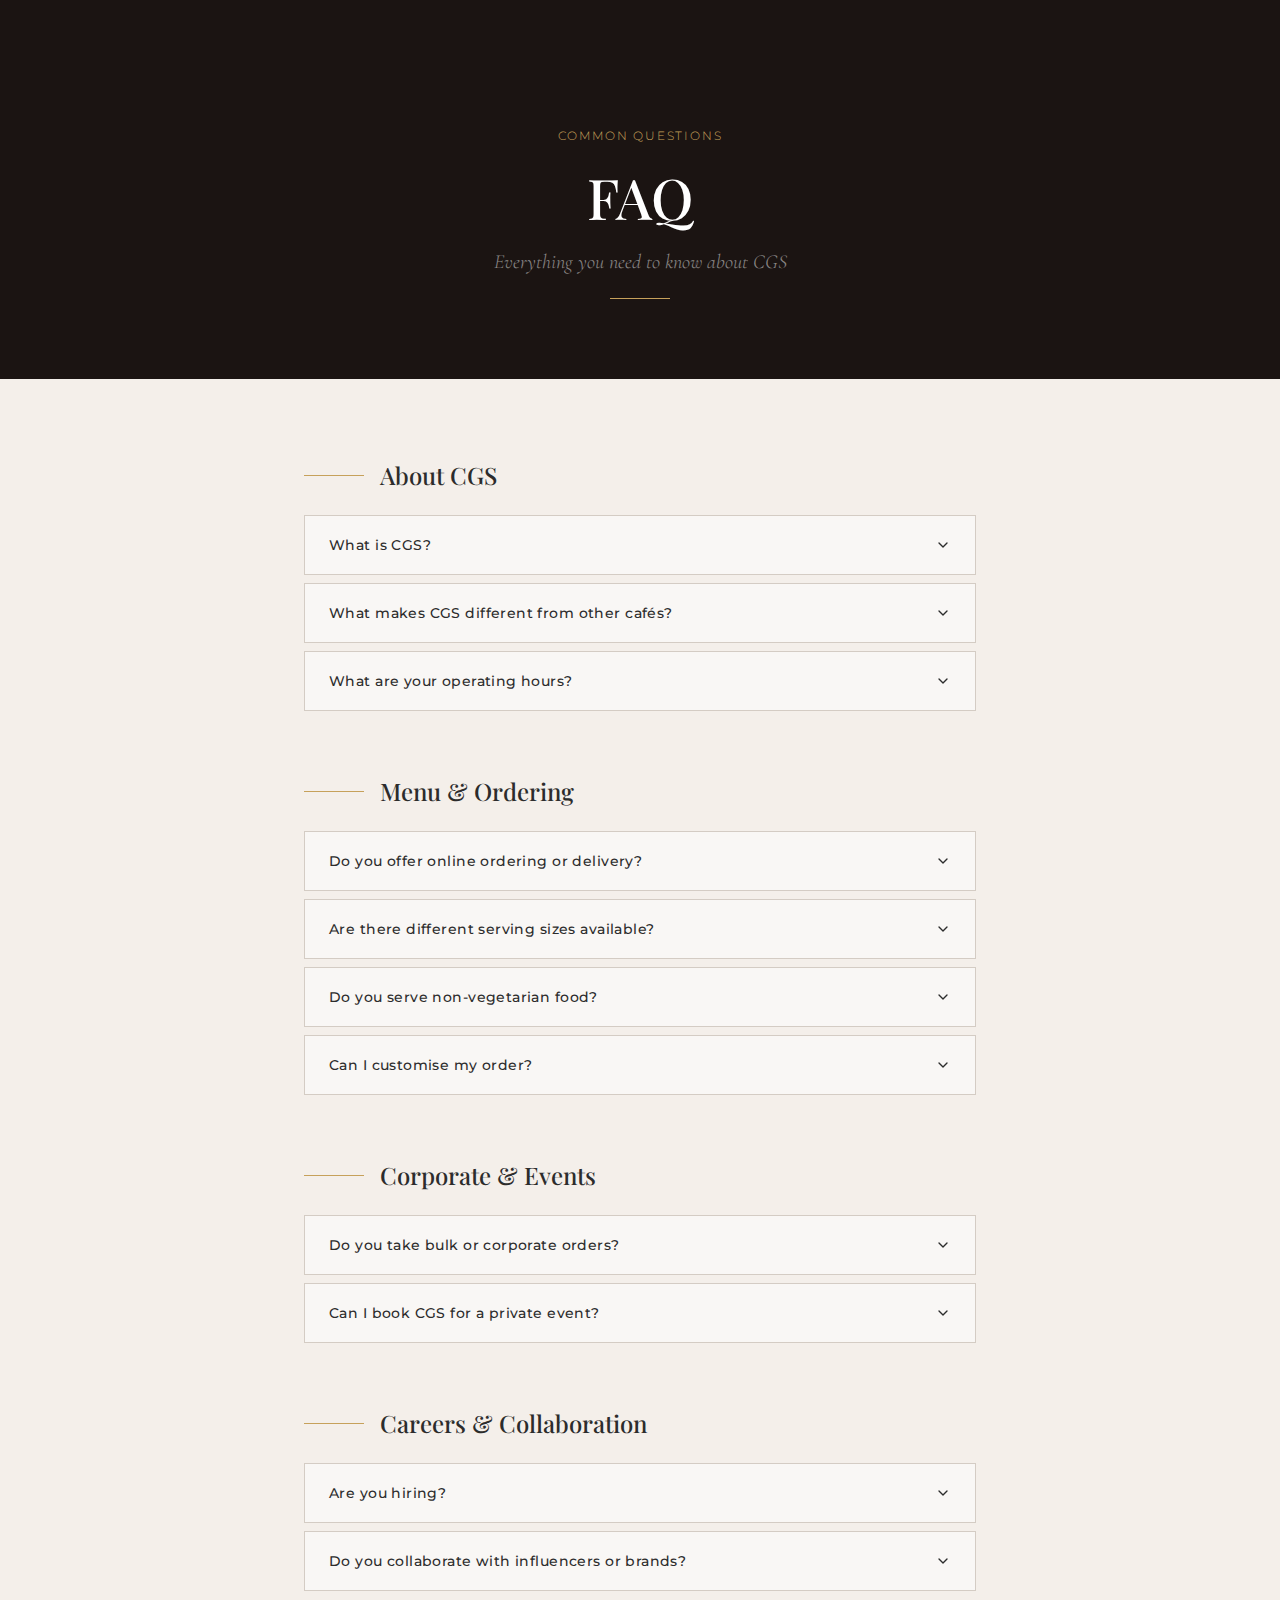
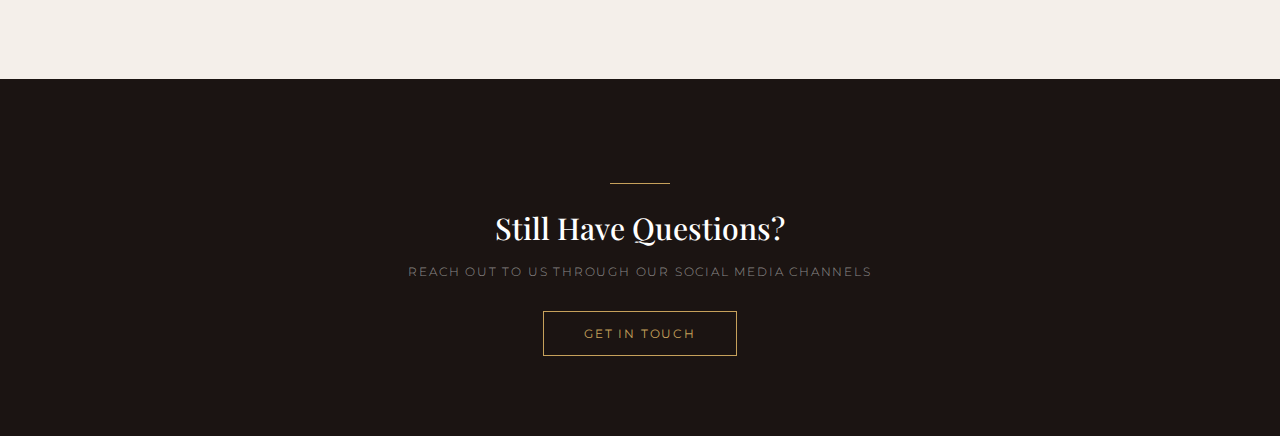
<file: accordion.html>
<!DOCTYPE html>
<html lang="en">
<head>
  <meta charset="UTF-8" />
  <meta name="viewport" content="width=device-width, initial-scale=1.0" />
  <title>FAQ – CGS Coffee, Grill & Shots</title>
  <meta name="description" content="Frequently asked questions about CGS — Coffee, Grill & Shots, Indore's modern European boutique café." />
  <link href="https://fonts.googleapis.com/css2?family=Playfair+Display:wght@400;500;600&family=Cormorant+Garamond:ital,wght@0,400;1,400&family=Montserrat:wght@300;400;500&display=swap" rel="stylesheet" />
  <style>
    *, *::before, *::after { box-sizing: border-box; margin: 0; padding: 0; }

    :root {
      --background: #F4EFEA;
      --foreground: #2C2C2C;
      --espresso: #1B1412;
      --gold: #C6A15B;
      --gold-40: rgba(198,161,91,0.4);
      --muted-fg: #666;
      --border: #d4ccc4;
      --card: #f9f7f5;
    }

    body {
      font-family: 'Montserrat', sans-serif;
      font-weight: 300;
      background: var(--background);
      color: var(--foreground);
      -webkit-font-smoothing: antialiased;
    }

    /* Header */
    .faq-header {
      background: var(--espresso);
      padding: 8rem 1.5rem 5rem;
      text-align: center;
    }
    .faq-header .subtitle {
      font-family: 'Montserrat', sans-serif;
      color: var(--gold);
      font-size: 0.75rem;
      letter-spacing: 0.15em;
      text-transform: uppercase;
      margin-bottom: 1rem;
    }
    .faq-header h1 {
      font-family: 'Playfair Display', serif;
      font-size: 3.5rem;
      font-weight: 500;
      color: #fff;
      margin-bottom: 1rem;
    }
    .faq-header .tagline {
      font-family: 'Cormorant Garamond', serif;
      font-style: italic;
      color: rgba(255,255,255,0.5);
      font-size: 1.25rem;
    }
    .gold-divider {
      width: 60px;
      height: 1px;
      background: var(--gold);
      display: block;
      margin: 1.5rem auto 0;
    }

    /* Sections */
    .faq-sections {
      max-width: 720px;
      margin: 0 auto;
      padding: 5rem 1.5rem;
    }
    .faq-section { margin-bottom: 4rem; }
    .faq-section:last-child { margin-bottom: 0; }

    .section-header {
      display: flex;
      align-items: center;
      gap: 1rem;
      margin-bottom: 1.5rem;
    }
    .section-header .gold-divider { margin: 0; }
    .section-header h2 {
      font-family: 'Playfair Display', serif;
      font-size: 1.5rem;
      font-weight: 500;
      white-space: nowrap;
    }

    /* Accordion */
    .accordion-item {
      border: 1px solid var(--border);
      background: var(--card);
      margin-bottom: 0.5rem;
      transition: border-color 0.3s;
    }
    .accordion-item[data-state="open"] {
      border-color: var(--gold-40);
    }

    .accordion-trigger {
      width: 100%;
      display: flex;
      align-items: center;
      justify-content: space-between;
      padding: 1.25rem 1.5rem;
      background: none;
      border: none;
      cursor: pointer;
      font-family: 'Montserrat', sans-serif;
      font-size: 0.875rem;
      font-weight: 500;
      letter-spacing: 0.03em;
      color: var(--foreground);
      text-align: left;
      transition: color 0.3s;
    }
    .accordion-trigger:hover { color: var(--gold); }

    .accordion-trigger svg {
      width: 16px;
      height: 16px;
      flex-shrink: 0;
      transition: transform 0.3s ease;
      stroke: currentColor;
    }
    .accordion-item[data-state="open"] .accordion-trigger svg {
      transform: rotate(180deg);
    }

    .accordion-content {
      overflow: hidden;
      max-height: 0;
      transition: max-height 0.35s ease, padding 0.35s ease;
      padding: 0 1.5rem;
    }
    .accordion-item[data-state="open"] .accordion-content {
      max-height: 300px;
      padding: 0 1.5rem 1.25rem;
    }

    .accordion-content p {
      font-family: 'Montserrat', sans-serif;
      font-size: 0.875rem;
      font-weight: 300;
      color: var(--muted-fg);
      line-height: 1.7;
    }

    /* CTA */
    .cta {
      background: var(--espresso);
      padding: 5rem 1.5rem;
      text-align: center;
    }
    .cta h2 {
      font-family: 'Playfair Display', serif;
      font-size: 1.875rem;
      font-weight: 500;
      color: #fff;
      margin-bottom: 1rem;
    }
    .cta .cta-sub {
      font-family: 'Montserrat', sans-serif;
      font-size: 0.75rem;
      color: rgba(255,255,255,0.5);
      letter-spacing: 0.15em;
      text-transform: uppercase;
      margin-bottom: 2rem;
    }
    .btn-outline-gold {
      display: inline-block;
      background: transparent;
      color: var(--gold);
      font-family: 'Montserrat', sans-serif;
      font-weight: 400;
      letter-spacing: 0.15em;
      text-transform: uppercase;
      font-size: 0.75rem;
      padding: 0.875rem 2.5rem;
      border: 1px solid var(--gold);
      text-decoration: none;
      transition: all 0.3s ease;
    }
    .btn-outline-gold:hover {
      background: var(--gold);
      color: var(--espresso);
    }

    @media (max-width: 640px) {
      .faq-header h1 { font-size: 2.5rem; }
    }
  </style>
</head>
<body>

  <!-- HEADER -->
  <div class="faq-header">
    <p class="subtitle">Common Questions</p>
    <h1>FAQ</h1>
    <p class="tagline">Everything you need to know about CGS</p>
    <span class="gold-divider"></span>
  </div>

  <!-- FAQ SECTIONS -->
  <div class="faq-sections">

    <!-- About CGS -->
    <div class="faq-section">
      <div class="section-header">
        <span class="gold-divider"></span>
        <h2>About CGS</h2>
      </div>
      <div class="accordion-item" data-state="closed">
        <button class="accordion-trigger">
          What is CGS?
          <svg xmlns="http://www.w3.org/2000/svg" viewBox="0 0 24 24" fill="none" stroke-width="2" stroke-linecap="round" stroke-linejoin="round"><polyline points="6 9 12 15 18 9"/></svg>
        </button>
        <div class="accordion-content"><p>CGS stands for Coffee, Grill &amp; Shots — a modern European boutique café located in Indore. We specialise in crafted instant coffee beverages, grilled sandwiches, refreshing shots, and more.</p></div>
      </div>
      <div class="accordion-item" data-state="closed">
        <button class="accordion-trigger">
          What makes CGS different from other cafés?
          <svg xmlns="http://www.w3.org/2000/svg" viewBox="0 0 24 24" fill="none" stroke-width="2" stroke-linecap="round" stroke-linejoin="round"><polyline points="6 9 12 15 18 9"/></svg>
        </button>
        <div class="accordion-content"><p>We've built our entire menu around the science of instant coffee — no espresso machines, no conventional barista approach. Every recipe is calibrated for precision, consistency, and taste. Paired with a soothing ambience, CGS offers a unique experience.</p></div>
      </div>
      <div class="accordion-item" data-state="closed">
        <button class="accordion-trigger">
          What are your operating hours?
          <svg xmlns="http://www.w3.org/2000/svg" viewBox="0 0 24 24" fill="none" stroke-width="2" stroke-linecap="round" stroke-linejoin="round"><polyline points="6 9 12 15 18 9"/></svg>
        </button>
        <div class="accordion-content"><p>We are open Monday through Sunday, 11:00 AM to 11:00 PM. You can also find our hours and contact details at the bottom of every page on our website.</p></div>
      </div>
    </div>

    <!-- Menu & Ordering -->
    <div class="faq-section">
      <div class="section-header">
        <span class="gold-divider"></span>
        <h2>Menu &amp; Ordering</h2>
      </div>
      <div class="accordion-item" data-state="closed">
        <button class="accordion-trigger">
          Do you offer online ordering or delivery?
          <svg xmlns="http://www.w3.org/2000/svg" viewBox="0 0 24 24" fill="none" stroke-width="2" stroke-linecap="round" stroke-linejoin="round"><polyline points="6 9 12 15 18 9"/></svg>
        </button>
        <div class="accordion-content"><p>Currently, CGS is a dine-in experience only. We focus on freshly prepared items served at the perfect temperature and presentation. We do not offer online sales at this time.</p></div>
      </div>
      <div class="accordion-item" data-state="closed">
        <button class="accordion-trigger">
          Are there different serving sizes available?
          <svg xmlns="http://www.w3.org/2000/svg" viewBox="0 0 24 24" fill="none" stroke-width="2" stroke-linecap="round" stroke-linejoin="round"><polyline points="6 9 12 15 18 9"/></svg>
        </button>
        <div class="accordion-content"><p>Yes! Select cold beverages including Cold Coffee, Frappes, and cookie-based Shakes (like Oreo &amp; Biscoff) are available in two sizes — Regular (300 ml) and Grande (420 ml). Check the menu for items marked with the size indicator.</p></div>
      </div>
      <div class="accordion-item" data-state="closed">
        <button class="accordion-trigger">
          Do you serve non-vegetarian food?
          <svg xmlns="http://www.w3.org/2000/svg" viewBox="0 0 24 24" fill="none" stroke-width="2" stroke-linecap="round" stroke-linejoin="round"><polyline points="6 9 12 15 18 9"/></svg>
        </button>
        <div class="accordion-content"><p>Our current menu is vegetarian-friendly. We offer a variety of grilled sandwiches, pasta, and salads crafted with fresh, quality ingredients.</p></div>
      </div>
      <div class="accordion-item" data-state="closed">
        <button class="accordion-trigger">
          Can I customise my order?
          <svg xmlns="http://www.w3.org/2000/svg" viewBox="0 0 24 24" fill="none" stroke-width="2" stroke-linecap="round" stroke-linejoin="round"><polyline points="6 9 12 15 18 9"/></svg>
        </button>
        <div class="accordion-content"><p>We appreciate your preferences! While our recipes are carefully calibrated, you can request adjustments like sugar level or milk type. Please speak with our staff for available modifications.</p></div>
      </div>
    </div>

    <!-- Corporate & Events -->
    <div class="faq-section">
      <div class="section-header">
        <span class="gold-divider"></span>
        <h2>Corporate &amp; Events</h2>
      </div>
      <div class="accordion-item" data-state="closed">
        <button class="accordion-trigger">
          Do you take bulk or corporate orders?
          <svg xmlns="http://www.w3.org/2000/svg" viewBox="0 0 24 24" fill="none" stroke-width="2" stroke-linecap="round" stroke-linejoin="round"><polyline points="6 9 12 15 18 9"/></svg>
        </button>
        <div class="accordion-content"><p>Absolutely. We cater to corporate events, private parties, and special occasions. Visit our Corporate &amp; Party Orders page or reach out through our social media for custom packages.</p></div>
      </div>
      <div class="accordion-item" data-state="closed">
        <button class="accordion-trigger">
          Can I book CGS for a private event?
          <svg xmlns="http://www.w3.org/2000/svg" viewBox="0 0 24 24" fill="none" stroke-width="2" stroke-linecap="round" stroke-linejoin="round"><polyline points="6 9 12 15 18 9"/></svg>
        </button>
        <div class="accordion-content"><p>Yes, we accommodate private gatherings and celebrations. Contact us through our website or social media to discuss availability and arrangements.</p></div>
      </div>
    </div>

    <!-- Careers & Collaboration -->
    <div class="faq-section">
      <div class="section-header">
        <span class="gold-divider"></span>
        <h2>Careers &amp; Collaboration</h2>
      </div>
      <div class="accordion-item" data-state="closed">
        <button class="accordion-trigger">
          Are you hiring?
          <svg xmlns="http://www.w3.org/2000/svg" viewBox="0 0 24 24" fill="none" stroke-width="2" stroke-linecap="round" stroke-linejoin="round"><polyline points="6 9 12 15 18 9"/></svg>
        </button>
        <div class="accordion-content"><p>We're always looking for passionate individuals who share our values. Visit our Careers page to learn about current opportunities and how to apply.</p></div>
      </div>
      <div class="accordion-item" data-state="closed">
        <button class="accordion-trigger">
          Do you collaborate with influencers or brands?
          <svg xmlns="http://www.w3.org/2000/svg" viewBox="0 0 24 24" fill="none" stroke-width="2" stroke-linecap="round" stroke-linejoin="round"><polyline points="6 9 12 15 18 9"/></svg>
        </button>
        <div class="accordion-content"><p>We're open to meaningful collaborations that align with our brand values. Reach out through our social media channels with your proposal.</p></div>
      </div>
    </div>

  </div>

  <!-- CTA -->
  <div class="cta">
    <span class="gold-divider" style="margin-bottom:1.5rem"></span>
    <h2>Still Have Questions?</h2>
    <p class="cta-sub">Reach out to us through our social media channels</p>
    <a href="corporate-orders.html" class="btn-outline-gold">Get in Touch</a>
  </div>

  <!-- ACCORDION SCRIPT -->
  <script>
    document.querySelectorAll('.accordion-trigger').forEach(function(trigger) {
      trigger.addEventListener('click', function() {
        var item = this.closest('.accordion-item');
        var isOpen = item.getAttribute('data-state') === 'open';

        // Close all siblings in the same section
        item.parentElement.querySelectorAll('.accordion-item').forEach(function(sibling) {
          sibling.setAttribute('data-state', 'closed');
        });

        // Toggle clicked item
        if (!isOpen) {
          item.setAttribute('data-state', 'open');
        }
      });
    });
  </script>

</body>
</html>
</file>
<file: templatemo-aurum-gold.css>
@charset "utf-8";
/* CSS Document */

:root {
	--gold-primary: #955527;
	--gold-light: #D4A84B;
	--gold-dark: #8B6914;
	--coffee-brown: #905207;
	--light-coffee-brown: #623a0a;
	--dark-coffee-brown: #623a0a;
	--gold-accent: #C9A227;
	--off-white: #f0ebe5;
	--light-off-white: #f4f0eb;
	--dark-off-white: #e7e3db;
	--bg-light-grey: #d1d1d1;
	--bg-dark-grey: #1e1d1d;
	--bg-darker-grey: #838383;
	--bg-dark: #0F0E0C;
	--bg-card: #1A1815;
	--bg-card-hover: #252119;
	--text-primary: #F5F0E8;
	--text-secondary: #955527;
	--text-muted: #6B6560;
	--border-color: #2A2622;
	--success: #4A7C59;
	--danger: #8B3A3A;
	--btn-hover: #5a5a5a;
	--btn-active: #ffffff;

	--espresso: #1B1412;
    --gold: #C6A15B;
    --gold-40: rgba(198, 161, 91, 0.4);
    --muted-fg: #666;
    --border: #d4ccc4;
}

* {
	margin: 0;
	padding: 0;
	box-sizing: border-box;
}

html {
	scroll-behavior: smooth;
    font-size: 16px; /* 1rem = 16px */
}

body {
	font-family: 'Montserrat', sans-serif;
	background-color: #F4EFEA;
	color: var(--text-primary);
	line-height: 1.7;
	font-weight: 300;
	overflow-x: hidden;
}

/* Noise texture overlay */
body::before {
	content: '';
	position: fixed;
	top: 0;
	left: 0;
	width: 100%;
	height: 100%;
	pointer-events: none;
	opacity: 0.03;
	z-index: 9999;
	background-image: url("data:image/svg+xml,%3Csvg viewBox='0 0 256 256' xmlns='http://www.w3.org/2000/svg'%3E%3Cfilter id='noise'%3E%3CfeTurbulence type='fractalNoise' baseFrequency='0.9' numOctaves='4' stitchTiles='stitch'/%3E%3C/filter%3E%3Crect width='100%25' height='100%25' filter='url(%23noise)'/%3E%3C/svg%3E");
}

h1,
h2,
h6 {
	font-family: 'Playfair Display', serif;
	font-weight: 500;
	line-height: 1.2;
	letter-spacing: 0.02em;
}

h4,h5 {
    font-family: Cormorant Garamond,serif
}

a {
	color: inherit;
	text-decoration: none;
	transition: color 0.3s ease;
}

img {
	max-width: 100%;
	height: auto;
}

.container {
	max-width: 1280px;
	margin: 0 auto;
	padding: 0 20px;
}

/* Navigation */
.nav {
	background: rgba(15, 14, 12, 0.5);
	backdrop-filter: blur(20px);
	position: fixed;
	top: 0;
	left: 0;
	right: 0;
	z-index: 1000;
	padding: 14px 0;
	transition: all 0.4s ease;
}

.nav.scrolled {
	background: rgba(0, 0, 0, 0.9);
	backdrop-filter: blur(20px);
	padding: 10px 0;
}

.nav-inner {
	display: flex;
	align-items: center;
	justify-content: space-between;
}

.nav-links {
	display: flex;
	align-items: center;
	gap: 40px;
	list-style: none;
}

.nav-links a {
	font-size: 13px;
	font-weight: 400;
	letter-spacing: 0.1em;
	text-transform: uppercase;
	color: #d17533;
	position: relative;
	padding: 8px 0;
	transition: color 0.4s ease;
}

.nav-links a::before {
	content: '―';
	position: absolute;
	left: -20px;
	top: 50%;
	transform: translateY(-50%);
	font-size: 10px;
	opacity: 0;
	transition: opacity 0.3s ease, left 0.3s ease;
}

.nav-links a:hover,
.nav-links a.active {
	color: var(--gold-light);
}

.nav-links a:hover::before,
.nav-links a.active::before {
	opacity: 1;
	left: -16px;
}

.nav-cta {
	display: flex;
	align-items: center;
	gap: 16px;
}

.gap-2 {
    gap: .5rem
}

/* Mobile Menu Styles */
.mobile-menu {
	position: fixed;
	top: 0;
	right: -100%;
	width: 100%;
	max-width: 350px;
	height: 100vh;
	background: var(--bg-card);
	z-index: 2000;
	padding: 100px 40px 40px;
	transition: right 0.4s cubic-bezier(0.4, 0, 0.2, 1);
	border-left: 1px solid var(--border-color);
	overflow-y: auto;
}

.text-xs {
    font-size: .75rem;
    line-height: 1rem
}

.uppercase {
    text-transform: uppercase;
}

.mobile-menu.open {
	right: 0;
}

.mobile-menu-overlay {
	position: fixed;
	top: 0;
	left: 0;
	width: 100%;
	height: 100%;
	background: rgba(0, 0, 0, 0.7);
	z-index: 1999;
	opacity: 0;
	visibility: hidden;
	transition: opacity 0.4s ease, visibility 0.4s ease;
}

.mobile-menu-overlay.open {
	opacity: 1;
	visibility: visible;
}

.mobile-menu-close {
	position: absolute;
	top: 24px;
	right: 24px;
	width: 48px;
	height: 48px;
	background: none;
	border: 1px solid var(--border-color);
	color: var(--text-secondary);
	cursor: pointer;
	display: flex;
	align-items: center;
	justify-content: center;
	transition: all 0.3s ease;
}

.mobile-menu-close:hover {
	border-color: var(--gold-primary);
	color: var(--gold-light);
}

.mobile-nav-links {
	list-style: none;
	margin-bottom: 40px;
}

.mobile-nav-links li {
	border-bottom: 1px solid var(--border-color);
}

.mobile-nav-links a {
	display: block;
	padding: 20px 0;
	font-family: 'Playfair Display', serif;
	font-size: 24px;
	color: var(--text-secondary);
	transition: all 0.3s ease;
	position: relative;
}

.mobile-nav-links a::after {
	content: '→';
	position: absolute;
	right: 0;
	top: 50%;
	transform: translateY(-50%) translateX(-10px);
	opacity: 0;
	color: var(--gold-primary);
	transition: all 0.3s ease;
}

.mobile-nav-links a:hover,
.mobile-nav-links a.active {
	color: var(--gold-light);
	padding-left: 12px;
}

.mobile-nav-links a:hover::after,
.mobile-nav-links a.active::after {
	opacity: 1;
	transform: translateY(-50%) translateX(0);
}

.mobile-menu-cta {
	display: flex;
	flex-direction: column;
	gap: 12px;
}

.mobile-menu-cta .btn {
	width: 100%;
	text-align: center;
}

.btn {
	display: inline-flex;
	align-items: center;
	justify-content: center;
	padding: 14px 32px;
	font-size: 12px;
	font-weight: 500;
	letter-spacing: 0.15em;
	text-transform: uppercase;
	border: none;
	cursor: pointer;
	transition: all 0.3s ease;
	font-family: 'Montserrat', sans-serif;
}

.btn-outline {
	background: transparent;
	border: 1px solid var(--gold-primary);
	color: var(--gold-light);
}

.btn-outline:hover {
	background: var(--gold-primary);
	color: var(--bg-dark);
}

.btn-primary {
	background: linear-gradient(135deg, var(--gold-primary) 0%, var(--gold-dark) 100%);
	color: var(--bg-dark);
	border: 1px solid var(--gold-light);
}

.btn-primary:hover {
	background: transparent;
    border: 1px solid var(--gold-primary);
    color: var(--gold-light);
}

.mobile-menu-btn {
	display: none;
	flex-direction: column;
	gap: 6px;
	background: none;
	border: 1px solid var(--border-color);
	cursor: pointer;
	padding: 12px;
	transition: all 0.3s ease;
}

.mobile-menu-btn:hover {
	border-color: var(--gold-primary);
}

.mobile-menu-btn span {
	width: 20px;
	height: 1.5px;
	background: var(--gold-light);
	transition: all 0.3s ease;
	transform-origin: center;
}

.mobile-menu-btn.active span:nth-child(1) {
	transform: rotate(45deg) translate(5px, 5px);
}

.mobile-menu-btn.active span:nth-child(2) {
	opacity: 0;
}

.mobile-menu-btn.active span:nth-child(3) {
	transform: rotate(-45deg) translate(5px, -5px);
}

/* Hide body scroll when menu open */
body.menu-open {
	overflow: hidden;
}

.logo-wrapper {
	position: relative;
}

/* Hero Section */
.hero {
	min-height: 100vh;
	display: flex;
	align-items: center;
	position: relative;
	padding: 120px 0 80px;
	overflow: hidden;
}

.hero::before {
	content: '';
	position: absolute;
	top: -50%;
	right: -20%;
	width: 80%;
	height: 150%;
	background: radial-gradient(ellipse at center, rgba(184, 134, 11, 0.08) 0%, transparent 60%);
	pointer-events: none;
}

.hero-grid {
	display: grid;
	grid-template-columns: 1fr 1fr;
	gap: 80px;
	align-items: center;
}

.hero-content {
	position: relative;
	z-index: 2;
}

.hero-badge {
	display: inline-flex;
    position: absolute;
    top: 5px;
	right: -20px;
	border: 2px solid #21a500;
    padding: 2px;
}

.hero-badge .dot {
	width: 8px;
	height: 8px;
	background: #21a500;
	border-radius: 50%;
	/* animation: pulse 2s infinite; */
}

@keyframes pulse {

	0%,
	100% {
		opacity: 1;
	}

	50% {
		opacity: 0.5;
	}
}

.hero-title {
	font-size: clamp(48px, 6vw, 80px);
	color: var(--text-primary);
	margin-bottom: 24px;
	font-weight: 400;
}

.hero-title .gold {
	color: var(--gold-light);
	font-style: italic;
}

.hero-desc {
	font-size: 18px;
	color: var(--text-secondary);
	max-width: 480px;
	margin-bottom: 40px;
	line-height: 1.8;
}

.hero-actions {
	display: flex;
	gap: 16px;
	margin-bottom: 60px;
}

.hero-stats {
	display: grid;
	grid-template-columns: repeat(2, 1fr);
	gap: 32px;
	padding-top: 40px;
	border-top: 1px solid var(--border-color);
}

.stat-item {
	text-align: left;
}

.stat-value {
	font-family: 'Playfair Display', serif;
	font-size: 36px;
	color: var(--gold-light);
	margin-bottom: 4px;
}

.stat-label {
	font-size: 12px;
	color: var(--text-muted);
	text-transform: uppercase;
	letter-spacing: 0.1em;
}

/* Price Card */
.hero-visual {
	position: relative;
}

.price-card {
	background: var(--bg-card);
	border: 1px solid var(--border-color);
	padding: 40px;
	position: relative;
}

.price-card::before {
	content: '';
	position: absolute;
	top: -1px;
	left: 40px;
	right: 40px;
	height: 2px;
	background: linear-gradient(90deg, transparent, var(--gold-primary), transparent);
}

.price-header {
	display: flex;
	align-items: center;
	justify-content: space-between;
	margin-bottom: 32px;
}

.price-label {
	font-size: 12px;
	text-transform: uppercase;
	letter-spacing: 0.15em;
	color: var(--text-muted);
}

.price-live {
	display: flex;
	align-items: center;
	gap: 8px;
	font-size: 11px;
	color: var(--success);
	text-transform: uppercase;
	letter-spacing: 0.1em;
}

.price-live::before {
	content: '';
	width: 6px;
	height: 6px;
	background: var(--success);
	border-radius: 50%;
	animation: pulse 1.5s infinite;
}

.price-main {
	margin-bottom: 32px;
}

.price-value {
	font-family: 'Playfair Display', serif;
	font-size: 64px;
	color: var(--text-primary);
	line-height: 1;
	margin-bottom: 8px;
}

.price-value .currency {
	font-size: 32px;
	color: var(--gold-light);
	vertical-align: top;
}

.price-change {
	display: inline-flex;
	align-items: center;
	gap: 8px;
	padding: 6px 12px;
	background: rgba(74, 124, 89, 0.15);
	color: var(--success);
	font-size: 14px;
	font-weight: 500;
}

.price-change.down {
	background: rgba(139, 58, 58, 0.15);
	color: var(--danger);
}

.price-metals {
	display: grid;
	grid-template-columns: repeat(2, 1fr);
	gap: 16px;
	padding-top: 32px;
	border-top: 1px solid var(--border-color);
}

.metal-item {
	padding: 20px;
	background: var(--bg-dark);
	border: 1px solid var(--border-color);
	transition: all 0.3s ease;
}

.metal-item:hover {
	border-color: var(--gold-primary);
}

.metal-name {
	font-size: 11px;
	text-transform: uppercase;
	letter-spacing: 0.1em;
	color: var(--text-muted);
	margin-bottom: 8px;
}

.metal-price {
	font-family: 'Playfair Display', serif;
	font-size: 24px;
	color: var(--text-primary);
}

.metal-change {
	font-size: 12px;
	color: var(--success);
	margin-top: 4px;
}

.metal-change.down {
	color: var(--danger);
}

/* Section Styles */
section {
	padding: 120px 0;
}

.section-header {
	text-align: center;
	max-width: 600px;
	margin: 0 auto 50px;
}

.section-label {
	font-size: 12px;
	text-transform: uppercase;
	letter-spacing: 0.2em;
	color: var(--gold-primary);
	margin-bottom: 16px;
}

.section-title {
	font-size: 25px;
	color: var(--gold-primary);
	margin-bottom: 20px;
}

.section-desc {
	font-size: 16px;
	color: var(--text-secondary);
	line-height: 1.8;
}

/* Services Section */
.services {
	background: var(--bg-card);
	position: relative;
}

.services::before {
	content: '';
	position: absolute;
	top: 0;
	left: 0;
	right: 0;
	height: 1px;
	background: linear-gradient(90deg, transparent, var(--border-color), transparent);
}

.services-grid {
	display: grid;
	grid-template-columns: repeat(4, 1fr);
	gap: 24px;
}

@media (max-width: 1200px) {
	.services-grid {
		grid-template-columns: repeat(2, 1fr);
	}
}

.service-card {
	padding: 48px 32px;
	background: var(--bg-dark);
	border: 1px solid var(--border-color);
	text-align: center;
	transition: all 0.4s ease;
	position: relative;
	overflow: hidden;
}

.service-card::before {
	content: '';
	position: absolute;
	top: 0;
	left: 0;
	right: 0;
	height: 2px;
	background: var(--gold-primary);
	transform: scaleX(0);
	transition: transform 0.4s ease;
}

.service-card:hover {
	transform: translateY(-8px);
	border-color: var(--gold-dark);
	background: var(--bg-card-hover);
}

.service-card:hover::before {
	transform: scaleX(1);
}

.service-icon {
	width: 64px;
	height: 64px;
	margin: 0 auto 24px;
	display: flex;
	align-items: center;
	justify-content: center;
	border: 1px solid var(--gold-dark);
	color: var(--gold-light);
	font-size: 24px;
	transition: all 0.4s ease;
}

.service-card:hover .service-icon {
	background: var(--gold-primary);
	color: var(--bg-dark);
	border-color: var(--gold-primary);
}

.service-title {
	font-size: 22px;
	color: var(--text-primary);
	margin-bottom: 16px;
}

.service-desc {
	font-size: 14px;
	color: var(--text-secondary);
	line-height: 1.7;
}

/* Why Gold Section */
.why-gold {
	position: relative;
}

.why-grid {
	display: grid;
	grid-template-columns: 1fr 1fr;
	gap: 80px;
	align-items: center;
}

.why-content {
	padding-right: 40px;
}

.why-content .section-label {
	text-align: left;
}

.why-content .section-title {
	text-align: left;
}

.why-list {
	list-style: none;
	margin-top: 40px;
}

.why-item {
	display: flex;
	gap: 20px;
	padding: 24px 0;
	border-bottom: 1px solid var(--border-color);
}

.why-number {
	font-family: 'Playfair Display', serif;
	font-size: 32px;
	color: var(--gold-dark);
	line-height: 1;
	min-width: 40px;
}

.why-text h4 {
	font-size: 20px;
	color: var(--coffee-brown);
	margin-bottom: 8px;
	font-weight: 500;
}

.why-text p {
	color: var(--text-secondary);
	line-height: 1.7;
}

.why-visual {
	position: relative;
}

.why-image-grid {
	display: grid;
	grid-template-columns: repeat(3, 1fr);
	grid-template-rows: repeat(2, 1fr);
	gap: 12px;
}

.why-thumb {
	aspect-ratio: 1;
	background: var(--bg-card);
	border: 1px solid var(--border-color);
	overflow: hidden;
	position: relative;
	transition: all 0.4s ease;
}

.why-thumb::before {
	content: '';
	position: absolute;
	top: 0;
	left: 0;
	right: 0;
	bottom: 0;
	background: linear-gradient(135deg, rgba(184, 134, 11, 0.1) 0%, transparent 60%);
	z-index: 1;
	opacity: 0;
	transition: opacity 0.4s ease;
}

.why-thumb:hover {
	border-color: var(--gold-dark);
	transform: scale(1.02);
	z-index: 2;
}

.why-thumb:hover::before {
	opacity: 1;
}

.why-thumb img {
	width: 100%;
	height: 100%;
	object-fit: cover;
	transition: transform 0.6s ease;
}

.why-thumb:hover img {
	transform: scale(1.08);
}

/* First image spans 2x2 on desktop and tablet */
.why-thumb:nth-child(1) {
	grid-column: span 2;
	grid-row: span 2;
}

p {
  font-size: 1rem;
}

/* Mobile - 2 column layout */
@media (max-width: 600px) {
	html {
		font-size: .875rem; /* All 1rem (16px) elements now become 14px. 1rem = 16px is defined as default in html tag's css declaration */
	}
	p, ul {
		font-size:1rem;
	}
	.logo-wrapper {
		position: relative;
		min-width: 300px;
	}
	.tagline {
		letter-spacing: 8px;
	}
	form iframe { width: 370px;}
	.services-grid {
		grid-template-columns: 1fr;
	}
	.why-image-grid {
		grid-template-columns: repeat(2, 1fr);
		grid-template-rows: auto;
		gap: 8px;
	}

	.why-thumb:nth-child(1) {
		grid-column: span 2;
		grid-row: span 2;
	}

	.why-thumb:nth-child(2),
	.why-thumb:nth-child(3),
	.why-thumb:nth-child(4),
	.why-thumb:nth-child(5) {
		aspect-ratio: 1;
	}
}

/* Products Section */
.products {
	background: var(--bg-card);
}

.tabs {
	display: flex;
	justify-content: center;
	gap: 8px;
	margin-bottom: 60px;
}

.tab-btn {
	padding: 14px 32px;
	background: transparent;
	border: 1px solid var(--border-color);
	color: var(--text-secondary);
	font-family: 'Montserrat', sans-serif;
	font-size: 12px;
	font-weight: 500;
	letter-spacing: 0.1em;
	text-transform: uppercase;
	cursor: pointer;
	transition: all 0.3s ease;
}

.tab-btn:hover {
	border-color: var(--gold-dark);
	color: var(--btn-hover);
}

.tab-btn.active {
	background: var(--gold-primary);
	border-color: var(--gold-primary);
	color: var(--bg-active);
}

.products-grid {
	display: grid;
	grid-template-columns: repeat(4, 1fr);
	gap: 24px;
}

/* Products Tab Content */
.tab-content {

	display: none;
}

.tab-content.active {
	display: grid;
	grid-template-columns: repeat(4, 1fr);
	gap: 24px;
}

@media (max-width: 1200px) {

	.tab-content.active,
	.products-grid {
		grid-template-columns: repeat(3, 1fr);
		gap: 20px;
	}
}

@media (max-width: 900px) {

	.tab-content.active,
	.products-grid {
		grid-template-columns: repeat(2, 1fr);
		gap: 16px;
	}
}

@media (max-width: 480px) {

	.tab-content.active,
	.products-grid {
		grid-template-columns: 1fr;
		gap: 16px;
	}

	.product-info {
		padding: 20px;
	}

	.product-name {
		font-size: 18px;
	}

	.product-weight {
		font-size: 11px;
		margin-bottom: 12px;
	}

	.product-btn {
		width: 36px;
		height: 36px;
		font-size: 18px;
	}
}

.product-card {
	background: #3B1C0A;
    border: 1px solid #725e5e;
	overflow: hidden;
	transition: all 0.4s ease;
}

.product-card:hover {
	border-color: var(--gold-dark);
	transform: translateY(-4px);
}

.product-image {
	aspect-ratio: 0.85;
	background: linear-gradient(180deg, #1F1D1A 0%, #151412 100%);
	display: flex;
	align-items: center;
	justify-content: center;
	position: relative;
	overflow: hidden;
}

.product-image::after {
	content: '';
	position: absolute;
	top: 0;
	left: 0;
	right: 0;
	bottom: 0;
	background: radial-gradient(circle at 30% 30%, rgba(184, 134, 11, 0.08) 0%, transparent 60%);
	pointer-events: none;
}

.product-image img {
	width: 100%;
	height: 100%;
	object-fit: cover;
	transition: transform 0.5s ease;
}

.product-card:hover .product-image img {
	transform: scale(1.05);
}

.product-info {
	padding: 24px;
}

.product-name {
	font-family: 'Bebas Neue', sans-serif;
    font-size: 25px;
    color: #e8bd76;
    margin-bottom: 5px;
    letter-spacing: 0.1rem;
    word-spacing: 0.3rem;
}

.product-weight {
	font-size: 12px;
	color: #eeeeee;
	text-transform: uppercase;
	letter-spacing: 0.1em;
	margin-bottom: 16px;
}

.product-footer { }

.product-summary {
    overflow: auto;
    font-family: Cormorant Garamond, serif;
    font-style: italic;
    font-size: 1.25rem;
}

.signature-picks .product-summary {
	height: 140px;
}

.product-btn {
	width: 40px;
	height: 40px;
	display: flex;
	align-items: center;
	justify-content: center;
	background: transparent;
	border: 1px solid var(--border-color);
	color: var(--text-secondary);
	font-size: 20px;
	cursor: pointer;
	transition: all 0.3s ease;
}

.product-btn:hover {
	background: var(--gold-primary);
	border-color: var(--gold-primary);
	color: var(--bg-dark);
}

/* Testimonials */
.testimonials {
	position: relative;
	overflow: hidden;
}

.testimonials::before {
	content: '"';
	position: absolute;
	top: 80px;
	left: 10%;
	font-family: 'Playfair Display', serif;
	font-size: 400px;
	color: var(--gold-dark);
	opacity: 0.05;
	line-height: 1;
	pointer-events: none;
}

.testimonials-wrapper {
	position: relative;
	max-width: 900px;
	margin: 0 auto;
}

.testimonials-slider {
	text-align: center;
	overflow: hidden;
}

.testimonials-track {
	display: flex;
	transition: transform 0.5s cubic-bezier(0.4, 0, 0.2, 1);
}

.testimonial-item {
	min-width: 100%;
	padding: 0 60px;
}

.testimonial-text {
	font-family: 'Playfair Display', serif;
	font-size: clamp(24px, 3vw, 36px);
	font-style: italic;
	color: var(--text-primary);
	line-height: 1.6;
	margin-bottom: 40px;
}

.testimonial-author {
	display: flex;
	flex-direction: column;
	align-items: center;
	gap: 8px;
}

.author-name {
	font-size: 16px;
	font-weight: 500;
	color: var(--text-primary);
	letter-spacing: 0.05em;
}

.author-title {
	font-size: 13px;
	color: var(--text-muted);
	text-transform: uppercase;
	letter-spacing: 0.1em;
}

/* Testimonial Navigation Arrows */
.testimonial-nav {
	position: absolute;
	top: 50%;
	transform: translateY(-50%);
	width: 100%;
	display: flex;
	justify-content: space-between;
	pointer-events: none;
	padding: 0 0;
}

.testimonial-arrow {
	width: 56px;
	height: 56px;
	background: transparent;
	border: 1px solid var(--border-color);
	color: var(--text-muted);
	cursor: pointer;
	display: flex;
	align-items: center;
	justify-content: center;
	pointer-events: auto;
	transition: all 0.3s ease;
	opacity: 0.5;
}

.testimonial-arrow:hover {
	opacity: 1;
	border-color: var(--gold-primary);
	color: var(--gold-light);
	background: rgba(184, 134, 11, 0.1);
}

.testimonial-arrow svg {
	width: 20px;
	height: 20px;
}

.testimonial-arrow.prev {
	margin-left: -80px;
}

.testimonial-arrow.next {
	margin-right: -80px;
}

.testimonial-dots {
	display: flex;
	justify-content: center;
	gap: 12px;
	margin-top: 48px;
}

.dot {
	width: 8px;
	height: 8px;
	background: var(--border-color);
	cursor: pointer;
	transition: all 0.3s ease;
}

.dot.active {
	background: var(--gold-primary);
	width: 32px;
}

/* Trust Section */
.trust {
	background: var(--bg-card);
	padding: 80px 0;
}

.trust-grid {
	display: grid;
	grid-template-columns: repeat(5, 1fr);
	gap: 40px;
	align-items: center;
}

.trust-item {
	text-align: center;
	opacity: 0.5;
	transition: opacity 0.3s ease;
}

.trust-item:hover {
	opacity: 1;
}

.trust-logo {
	font-family: 'Playfair Display', serif;
	font-size: 18px;
	color: var(--text-secondary);
	letter-spacing: 0.1em;
	text-transform: uppercase;
}

/* CTA Section */
.cta {
	position: relative;
	background: linear-gradient(135deg, rgba(184, 134, 11, 0.1) 0%, transparent 50%);
}

.cta-inner {
	text-align: center;
	max-width: 700px;
	margin: 0 auto;
}

.cta-title {
	font-size: clamp(36px, 4vw, 56px);
	color: var(--text-primary);
	margin-bottom: 24px;
}

.cta-title .gold {
	color: var(--gold-light);
}

.cta-desc {
	font-size: 18px;
	color: var(--text-secondary);
	margin-bottom: 40px;
	line-height: 1.8;
}

.cta-actions {
	display: flex;
	justify-content: center;
	gap: 16px;
}

/* Contact Section */

.contact-section { }

.contact-grid {
	display: grid;
	grid-template-columns: 2fr 1fr;
	gap: 80px;
}

.contact-info h3 {
	font-size: 32px;
	color: var(--text-primary);
	margin-bottom: 24px;
}

.contact-info p {
	font-size: 16px;
	color: var(--text-secondary);
	margin-bottom: 40px;
	line-height: 1.8;
}

.contact-details {
	list-style: none;
}

.contact-details li {
	display: flex;
	align-items: flex-start;
	gap: 16px;
	padding: 20px 0;
	border-bottom: 1px solid var(--bg-light-grey);
}

.contact-details li:last-child {
	border-bottom: none;
}

.contact-icon {
	width: 40px;
	height: 40px;
	display: flex;
	align-items: center;
	justify-content: center;
	background: var(--light-off-white);
	border: 1px solid var(--bg-light-grey);
	color: var(--gold-light);
	font-size: 16px;
	flex-shrink: 0;
}

.contact-text { }

.contact-label {
	text-transform: uppercase;
	letter-spacing: 0.1em;
	color: #97562a;
	margin-bottom: 4px;
}

.contact-value {
	font-size: 16px;
	color: var(--text-primary);
}

/* Contact Form */
.contact-form {
	border: 1px solid #d6cfbd;
	padding: 5px;
}

.contact-form-wrapper { overflow: auto;}

.form-row {
	display: grid;
	grid-template-columns: 1fr 1fr;
	gap: 24px;
	margin-bottom: 24px;
}

.form-group {
	margin-bottom: 24px;
}

.form-group:last-of-type {
	margin-bottom: 32px;
}

.form-label {
	display: block;
	font-size: 11px;
	text-transform: uppercase;
	letter-spacing: 0.1em;
	color: var(--text-muted);
	margin-bottom: 10px;
}

.form-input,
.form-select,
.form-textarea {
	width: 100%;
	padding: 16px 20px;
	background: var(--light-off-white);
	border: 1px solid var(--bg-light-grey);
	color: var(--bg-dark-grey);
	font-family: 'Montserrat', sans-serif;
	font-size: 15px;
	transition: all 0.3s ease;
}

.form-input:focus,
.form-select:focus,
.form-textarea:focus {
	outline: none;
	border-color: var(--bg-darker-grey);
	background: var(--light-off-white);
}

.form-input::placeholder,
.form-textarea::placeholder {
	color: var(--text-muted);
}

.form-select {
	appearance: none;
	cursor: pointer;
	background-image: url("data:image/svg+xml,%3Csvg xmlns='http://www.w3.org/2000/svg' width='12' height='12' viewBox='0 0 12 12'%3E%3Cpath fill='%23A69F94' d='M6 8L1 3h10z'/%3E%3C/svg%3E");
	background-repeat: no-repeat;
	background-position: right 16px center;
}

.form-textarea {
	min-height: 140px;
	resize: vertical;
}

.footer-grid {
	display: grid;
	grid-template-columns: 2fr 1fr 1fr 1fr;
	gap: 60px;
	margin-bottom: 60px;
}

.footer-brand .logo {
	margin-bottom: 20px;
}

.footer-brand p {
	font-size: 14px;
	color: var(--text-secondary);
	line-height: 1.8;
	max-width: 360px;
}

.footer-title {
	font-family: 'Playfair Display', serif;
	font-size: 18px;
	color: var(--text-primary);
	margin-bottom: 24px;
}

.footer-links {
	list-style: none;
}

.footer-links li {
	margin-bottom: 12px;
}

.footer-links a {
	font-size: 14px;
	color: var(--text-secondary);
	transition: all 0.3s ease;
}

.footer-links a:hover {
	color: var(--gold-light);
	padding-left: 8px;
}

.footer-bottom {
	display: flex;
	align-items: center;
	justify-content: space-between;
	padding-top: 40px;
	border-top: 1px solid var(--border-color);
}

.footer-copy {
	font-size: 13px;
	color: var(--text-muted);
}

.footer-socials {
	display: flex;
	gap: 16px;
}

.social-link {
	width: 40px;
	height: 40px;
	display: flex;
	align-items: center;
	justify-content: center;
	border: 1px solid var(--border-color);
	color: var(--text-secondary);
	font-size: 16px;
	transition: all 0.3s ease;
}

.social-link:hover {
	border-color: var(--gold-primary);
	color: var(--gold-light);
	background: rgba(184, 134, 11, 0.1);
}

/* Responsive */
@media (max-width: 1200px) {
	.footer-grid {
		grid-template-columns: repeat(2, 1fr);
	}
}

@media (max-width: 992px) {

	.nav-links,
	.nav-cta {
		display: none;
	}

	.mobile-menu-btn {
		display: flex;
	}

	.hero-grid,
	.why-grid,
	.contact-grid {
		grid-template-columns: 1fr;
		gap: 60px;
	}

	.trust-grid {
		grid-template-columns: repeat(3, 1fr);
	}
}

@media (max-width: 768px) {
	section {
		padding: 80px 0;
	}

	.hero {
		padding: 100px 0 60px;
	}

	.stat-item {
		display: flex;
		align-items: center;
		gap: 16px;
	}

	.stat-value {
		font-size: 28px;
		margin-bottom: 0;
	}

	.form-row {
		grid-template-columns: 1fr;
	}

	footer { padding-top: 50px; padding-bottom: 100px;}

	.footer-grid {
		grid-template-columns: 1fr;
		gap: 40px;
	}

	.footer-bottom {
		flex-direction: column;
		gap: 20px;
		text-align: center;
	}

	.trust-grid {
		grid-template-columns: repeat(2, 1fr);
	}

	.hero-actions,
	.cta-actions {
		flex-direction: column;
	}

	.btn {
		width: 100%;
	}

	.tabs {
		flex-wrap: wrap;
	}

	.testimonial-nav {
		display: none;
	}

	.testimonial-item {
		padding: 0 20px;
	}
}

@media (min-width: 769px) and (max-width: 1100px) {
	.testimonial-arrow.prev {
		margin-left: -20px;
	}

	.testimonial-arrow.next {
		margin-right: -20px;
	}
}

/* Animations */
@keyframes fadeInUp {
	from {
		opacity: 0;
		transform: translateY(30px);
	}

	to {
		opacity: 1;
		transform: translateY(0);
	}
}

.fade-in-up {
	animation: fadeInUp 0.8s ease forwards;
}

.delay-1 {
	animation-delay: 0.1s;
}

.delay-2 {
	animation-delay: 0.2s;
}

.delay-3 {
	animation-delay: 0.3s;
}

.delay-4 {
	animation-delay: 0.4s;
}


.data-\[selected\=\'true\'\]\:bg-accent[data-selected=true] {
	background-color: hsl(var(--accent))
}

.data-\[state\=active\]\:bg-background[data-state=active] {
	background-color: hsl(var(--background))
}

.data-\[state\=checked\]\:bg-primary[data-state=checked] {
	background-color: hsl(var(--primary))
}

.data-\[state\=on\]\:bg-accent[data-state=on],
.data-\[state\=open\]\:bg-accent[data-state=open] {
	background-color: hsl(var(--accent))
}

.data-\[state\=open\]\:bg-accent\/50[data-state=open] {
	background-color: hsl(var(--accent) / .5)
}

.data-\[state\=open\]\:bg-secondary[data-state=open] {
	background-color: hsl(var(--secondary))
}

.data-\[state\=selected\]\:bg-muted[data-state=selected] {
	background-color: hsl(var(--muted))
}

.data-\[state\=unchecked\]\:bg-input[data-state=unchecked] {
	background-color: hsl(var(--input))
}

.data-\[active\=true\]\:font-medium[data-active=true] {
	font-weight: 500
}

.data-\[active\=true\]\:text-sidebar-accent-foreground[data-active=true] {
	color: hsl(var(--sidebar-accent-foreground))
}

.data-\[selected\=true\]\:text-accent-foreground[data-selected=true] {
	color: hsl(var(--accent-foreground))
}

.data-\[state\=active\]\:text-foreground[data-state=active] {
	color: hsl(var(--foreground))
}

.data-\[state\=checked\]\:text-primary-foreground[data-state=checked] {
	color: hsl(var(--primary-foreground))
}

.data-\[state\=on\]\:text-accent-foreground[data-state=on],
.data-\[state\=open\]\:text-accent-foreground[data-state=open] {
	color: hsl(var(--accent-foreground))
}

.data-\[state\=open\]\:text-muted-foreground[data-state=open] {
	color: hsl(var(--muted-foreground))
}

.data-\[disabled\=true\]\:opacity-50[data-disabled=true],
.data-\[disabled\]\:opacity-50[data-disabled] {
	opacity: .5
}

.data-\[state\=open\]\:opacity-100[data-state=open] {
	opacity: 1
}

.data-\[state\=active\]\:shadow-sm[data-state=active] {
	--tw-shadow: 0 1px 2px 0 rgb(0 0 0 / .05);
	--tw-shadow-colored: 0 1px 2px 0 var(--tw-shadow-color);
	box-shadow: var(--tw-ring-offset-shadow, 0 0 #0000), var(--tw-ring-shadow, 0 0 #0000), var(--tw-shadow)
}

.data-\[swipe\=move\]\:transition-none[data-swipe=move] {
	transition-property: none
}

.data-\[state\=closed\]\:duration-300[data-state=closed] {
	transition-duration: .3s
}

.data-\[state\=open\]\:duration-500[data-state=open] {
	transition-duration: .5s
}

.data-\[motion\^\=from-\]\:animate-in[data-motion^=from-],
.data-\[state\=open\]\:animate-in[data-state=open],
.data-\[state\=visible\]\:animate-in[data-state=visible] {
	animation-name: enter;
	animation-duration: .15s;
	--tw-enter-opacity: initial;
	--tw-enter-scale: initial;
	--tw-enter-rotate: initial;
	--tw-enter-translate-x: initial;
	--tw-enter-translate-y: initial
}

.data-\[motion\^\=to-\]\:animate-out[data-motion^=to-],
.data-\[state\=closed\]\:animate-out[data-state=closed],
.data-\[state\=hidden\]\:animate-out[data-state=hidden],
.data-\[swipe\=end\]\:animate-out[data-swipe=end] {
	animation-name: exit;
	animation-duration: .15s;
	--tw-exit-opacity: initial;
	--tw-exit-scale: initial;
	--tw-exit-rotate: initial;
	--tw-exit-translate-x: initial;
	--tw-exit-translate-y: initial
}

.data-\[motion\^\=from-\]\:fade-in[data-motion^=from-] {
	--tw-enter-opacity: 0
}

.data-\[motion\^\=to-\]\:fade-out[data-motion^=to-],
.data-\[state\=closed\]\:fade-out-0[data-state=closed] {
	--tw-exit-opacity: 0
}

.data-\[state\=closed\]\:fade-out-80[data-state=closed] {
	--tw-exit-opacity: .8
}

.data-\[state\=hidden\]\:fade-out[data-state=hidden] {
	--tw-exit-opacity: 0
}

.data-\[state\=open\]\:fade-in-0[data-state=open],
.data-\[state\=visible\]\:fade-in[data-state=visible] {
	--tw-enter-opacity: 0
}

.data-\[state\=closed\]\:zoom-out-95[data-state=closed] {
	--tw-exit-scale: .95
}

.data-\[state\=open\]\:zoom-in-90[data-state=open] {
	--tw-enter-scale: .9
}

.data-\[state\=open\]\:zoom-in-95[data-state=open] {
	--tw-enter-scale: .95
}

.data-\[motion\=from-end\]\:slide-in-from-right-52[data-motion=from-end] {
	--tw-enter-translate-x: 13rem
}

.data-\[motion\=from-start\]\:slide-in-from-left-52[data-motion=from-start] {
	--tw-enter-translate-x: -13rem
}

.data-\[motion\=to-end\]\:slide-out-to-right-52[data-motion=to-end] {
	--tw-exit-translate-x: 13rem
}

.data-\[motion\=to-start\]\:slide-out-to-left-52[data-motion=to-start] {
	--tw-exit-translate-x: -13rem
}

.data-\[side\=bottom\]\:slide-in-from-top-2[data-side=bottom] {
	--tw-enter-translate-y: -.5rem
}

.data-\[side\=left\]\:slide-in-from-right-2[data-side=left] {
	--tw-enter-translate-x: .5rem
}

.data-\[side\=right\]\:slide-in-from-left-2[data-side=right] {
	--tw-enter-translate-x: -.5rem
}

.data-\[side\=top\]\:slide-in-from-bottom-2[data-side=top] {
	--tw-enter-translate-y: .5rem
}

.data-\[state\=closed\]\:slide-out-to-bottom[data-state=closed] {
	--tw-exit-translate-y: 100%
}

.data-\[state\=closed\]\:slide-out-to-left[data-state=closed] {
	--tw-exit-translate-x: -100%
}

.data-\[state\=closed\]\:slide-out-to-left-1\/2[data-state=closed] {
	--tw-exit-translate-x: -50%
}

.data-\[state\=closed\]\:slide-out-to-right[data-state=closed],
.data-\[state\=closed\]\:slide-out-to-right-full[data-state=closed] {
	--tw-exit-translate-x: 100%
}

.data-\[state\=closed\]\:slide-out-to-top[data-state=closed] {
	--tw-exit-translate-y: -100%
}

.data-\[state\=closed\]\:slide-out-to-top-\[48\%\][data-state=closed] {
	--tw-exit-translate-y: -48%
}

.data-\[state\=open\]\:slide-in-from-bottom[data-state=open] {
	--tw-enter-translate-y: 100%
}

.data-\[state\=open\]\:slide-in-from-left[data-state=open] {
	--tw-enter-translate-x: -100%
}

.data-\[state\=open\]\:slide-in-from-left-1\/2[data-state=open] {
	--tw-enter-translate-x: -50%
}

.data-\[state\=open\]\:slide-in-from-right[data-state=open] {
	--tw-enter-translate-x: 100%
}

.data-\[state\=open\]\:slide-in-from-top[data-state=open] {
	--tw-enter-translate-y: -100%
}

.data-\[state\=open\]\:slide-in-from-top-\[48\%\][data-state=open] {
	--tw-enter-translate-y: -48%
}

.data-\[state\=open\]\:slide-in-from-top-full[data-state=open] {
	--tw-enter-translate-y: -100%
}

.data-\[state\=closed\]\:duration-300[data-state=closed] {
	animation-duration: .3s
}

.data-\[state\=open\]\:duration-500[data-state=open] {
	animation-duration: .5s
}

.data-\[panel-group-direction\=vertical\]\:after\:left-0[data-panel-group-direction=vertical]:after {
	content: var(--tw-content);
	left: 0
}

.data-\[panel-group-direction\=vertical\]\:after\:h-1[data-panel-group-direction=vertical]:after {
	content: var(--tw-content);
	height: .25rem
}

.data-\[panel-group-direction\=vertical\]\:after\:w-full[data-panel-group-direction=vertical]:after {
	content: var(--tw-content);
	width: 100%
}

.data-\[panel-group-direction\=vertical\]\:after\:-translate-y-1\/2[data-panel-group-direction=vertical]:after {
	content: var(--tw-content);
	--tw-translate-y: -50%;
	transform: translate(var(--tw-translate-x), var(--tw-translate-y)) rotate(var(--tw-rotate)) skew(var(--tw-skew-x)) skewY(var(--tw-skew-y)) scaleX(var(--tw-scale-x)) scaleY(var(--tw-scale-y))
}

.data-\[panel-group-direction\=vertical\]\:after\:translate-x-0[data-panel-group-direction=vertical]:after {
	content: var(--tw-content);
	--tw-translate-x: 0px;
	transform: translate(var(--tw-translate-x), var(--tw-translate-y)) rotate(var(--tw-rotate)) skew(var(--tw-skew-x)) skewY(var(--tw-skew-y)) scaleX(var(--tw-scale-x)) scaleY(var(--tw-scale-y))
}

.data-\[state\=open\]\:hover\:bg-sidebar-accent:hover[data-state=open] {
	background-color: hsl(var(--sidebar-accent))
}

.data-\[state\=open\]\:hover\:text-sidebar-accent-foreground:hover[data-state=open] {
	color: hsl(var(--sidebar-accent-foreground))
}

.group[data-collapsible=offcanvas] .group-data-\[collapsible\=offcanvas\]\:left-\[calc\(var\(--sidebar-width\)\*-1\)\] {
	left: calc(var(--sidebar-width) * -1)
}

.group[data-collapsible=offcanvas] .group-data-\[collapsible\=offcanvas\]\:right-\[calc\(var\(--sidebar-width\)\*-1\)\] {
	right: calc(var(--sidebar-width) * -1)
}

.group[data-side=left] .group-data-\[side\=left\]\:-right-4 {
	right: -1rem
}

.group[data-side=right] .group-data-\[side\=right\]\:left-0 {
	left: 0
}

.group[data-collapsible=icon] .group-data-\[collapsible\=icon\]\:-mt-8 {
	margin-top: -2rem
}

.group[data-collapsible=icon] .group-data-\[collapsible\=icon\]\:hidden {
	display: none
}

.group[data-collapsible=icon] .group-data-\[collapsible\=icon\]\:\!size-8 {
	width: 2rem !important;
	height: 2rem !important
}

.group[data-collapsible=icon] .group-data-\[collapsible\=icon\]\:w-\[--sidebar-width-icon\] {
	width: var(--sidebar-width-icon)
}

.group[data-collapsible=icon] .group-data-\[collapsible\=icon\]\:w-\[calc\(var\(--sidebar-width-icon\)_\+_theme\(spacing\.4\)\)\] {
	width: calc(var(--sidebar-width-icon) + 1rem)
}

.group[data-collapsible=icon] .group-data-\[collapsible\=icon\]\:w-\[calc\(var\(--sidebar-width-icon\)_\+_theme\(spacing\.4\)_\+2px\)\] {
	width: calc(var(--sidebar-width-icon) + 1rem + 2px)
}

.group[data-collapsible=offcanvas] .group-data-\[collapsible\=offcanvas\]\:w-0 {
	width: 0px
}

.group[data-collapsible=offcanvas] .group-data-\[collapsible\=offcanvas\]\:translate-x-0 {
	--tw-translate-x: 0px;
	transform: translate(var(--tw-translate-x), var(--tw-translate-y)) rotate(var(--tw-rotate)) skew(var(--tw-skew-x)) skewY(var(--tw-skew-y)) scaleX(var(--tw-scale-x)) scaleY(var(--tw-scale-y))
}

.group[data-side=right] .group-data-\[side\=right\]\:rotate-180,
.group[data-state=open] .group-data-\[state\=open\]\:rotate-180 {
	--tw-rotate: 180deg;
	transform: translate(var(--tw-translate-x), var(--tw-translate-y)) rotate(var(--tw-rotate)) skew(var(--tw-skew-x)) skewY(var(--tw-skew-y)) scaleX(var(--tw-scale-x)) scaleY(var(--tw-scale-y))
}

.group[data-collapsible=icon] .group-data-\[collapsible\=icon\]\:overflow-hidden {
	overflow: hidden
}

.group[data-variant=floating] .group-data-\[variant\=floating\]\:rounded-lg {
	border-radius: var(--radius)
}

.group[data-variant=floating] .group-data-\[variant\=floating\]\:border {
	border-width: 1px
}

.group[data-side=left] .group-data-\[side\=left\]\:border-r {
	border-right-width: 1px
}

.group[data-side=right] .group-data-\[side\=right\]\:border-l {
	border-left-width: 1px
}

.group[data-variant=floating] .group-data-\[variant\=floating\]\:border-sidebar-border {
	border-color: hsl(var(--sidebar-border))
}

.group[data-collapsible=icon] .group-data-\[collapsible\=icon\]\:\!p-0 {
	padding: 0 !important
}

.group[data-collapsible=icon] .group-data-\[collapsible\=icon\]\:\!p-2 {
	padding: .5rem !important
}

.group[data-collapsible=icon] .group-data-\[collapsible\=icon\]\:opacity-0 {
	opacity: 0
}

.group[data-variant=floating] .group-data-\[variant\=floating\]\:shadow {
	--tw-shadow: 0 1px 3px 0 rgb(0 0 0 / .1), 0 1px 2px -1px rgb(0 0 0 / .1);
	--tw-shadow-colored: 0 1px 3px 0 var(--tw-shadow-color), 0 1px 2px -1px var(--tw-shadow-color);
	box-shadow: var(--tw-ring-offset-shadow, 0 0 #0000), var(--tw-ring-shadow, 0 0 #0000), var(--tw-shadow)
}

.group[data-collapsible=offcanvas] .group-data-\[collapsible\=offcanvas\]\:after\:left-full:after {
	content: var(--tw-content);
	left: 100%
}

.group[data-collapsible=offcanvas] .group-data-\[collapsible\=offcanvas\]\:hover\:bg-sidebar:hover {
	background-color: hsl(var(--sidebar-background))
}

.peer\/menu-button[data-size=default]~.peer-data-\[size\=default\]\/menu-button\:top-1\.5 {
	top: .375rem
}

.peer\/menu-button[data-size=lg]~.peer-data-\[size\=lg\]\/menu-button\:top-2\.5 {
	top: .625rem
}

.peer\/menu-button[data-size=sm]~.peer-data-\[size\=sm\]\/menu-button\:top-1 {
	top: .25rem
}

.peer[data-variant=inset]~.peer-data-\[variant\=inset\]\:min-h-\[calc\(100svh-theme\(spacing\.4\)\)\] {
	min-height: calc(100svh - 1rem)
}

.peer\/menu-button[data-active=true]~.peer-data-\[active\=true\]\/menu-button\:text-sidebar-accent-foreground {
	color: hsl(var(--sidebar-accent-foreground))
}

.dark\:border-destructive:is(.dark *) {
	border-color: hsl(var(--destructive))
}

@media (min-width: 640px) {
	.tagline {
		letter-spacing: 10px;
	}
	.sm\:bottom-0 {
		bottom: 0
	}

	.sm\:right-0 {
		right: 0
	}

	.sm\:top-auto {
		top: auto
	}

	.sm\:mt-0 {
		margin-top: 0
	}

	.sm\:flex {
		display: flex
	}

	.sm\:max-w-sm {
		max-width: 24rem
	}

	.sm\:grid-cols-1 {
		grid-template-columns: repeat(1, minmax(0, 1fr))
	}

	.sm\:grid-cols-2 {
		grid-template-columns: repeat(2, minmax(0, 1fr))
	}

	.sm\:flex-row {
		flex-direction: row
	}

	.sm\:flex-col {
		flex-direction: column
	}

	.sm\:justify-end {
		justify-content: flex-end
	}

	.sm\:gap-2\.5 {
		gap: .625rem
	}

	.sm\:space-x-2>:not([hidden])~:not([hidden]) {
		--tw-space-x-reverse: 0;
		margin-right: calc(.5rem * var(--tw-space-x-reverse));
		margin-left: calc(.5rem * calc(1 - var(--tw-space-x-reverse)))
	}

	.sm\:space-x-4>:not([hidden])~:not([hidden]) {
		--tw-space-x-reverse: 0;
		margin-right: calc(1rem * var(--tw-space-x-reverse));
		margin-left: calc(1rem * calc(1 - var(--tw-space-x-reverse)))
	}

	.sm\:space-y-0>:not([hidden])~:not([hidden]) {
		--tw-space-y-reverse: 0;
		margin-top: calc(0px * calc(1 - var(--tw-space-y-reverse)));
		margin-bottom: calc(0px * var(--tw-space-y-reverse))
	}

	.sm\:rounded-lg {
		border-radius: var(--radius)
	}

	.sm\:text-left {
		text-align: left
	}

	.data-\[state\=open\]\:sm\:slide-in-from-bottom-full[data-state=open] {
		--tw-enter-translate-y: 100%
	}
}

@media (min-width: 768px) {

	.footer {
		padding: 50px 0 40px;
		border-top: 1px solid var(--bg-card);
	}
	.md\:absolute {
		position: absolute
	}

	.md\:col-start-1 {
		grid-column-start: 1
	}

	.md\:col-start-2 {
		grid-column-start: 2
	}

	.md\:row-start-1 {
		grid-row-start: 1
	}

	.md\:block {
		display: block
	}

	.md\:flex {
		display: flex
	}

	.md\:hidden {
		display: none
	}

	.md\:w-\[var\(--radix-navigation-menu-viewport-width\)\] {
		width: var(--radix-navigation-menu-viewport-width)
	}

	.md\:w-auto {
		width: auto
	}

	.md\:max-w-\[420px\] {
		max-width: 420px
	}

	.md\:grid-flow-dense {
		grid-auto-flow: dense
	}

	.md\:grid-cols-2 {
		grid-template-columns: repeat(2, minmax(0, 1fr))
	}

	.md\:flex-row {
		flex-direction: row
	}

	.md\:p-12 {
		padding: 3rem
	}

	.md\:p-16 {
		padding: 4rem
	}

	.md\:text-2xl {
		font-size: 1.5rem;
		line-height: 2rem
	}

	.md\:text-5xl {
		font-size: 3rem;
		line-height: 1
	}

	.md\:text-6xl {
		font-size: 3.75rem;
		line-height: 1
	}

	.md\:text-8xl {
		font-size: 6rem;
		line-height: 1
	}

	.md\:text-sm {
		font-size: .875rem;
		line-height: 1.25rem
	}

	.md\:opacity-0 {
		opacity: 0
	}

	.after\:md\:hidden:after {
		content: var(--tw-content);
		display: none
	}

	.peer[data-variant=inset]~.md\:peer-data-\[variant\=inset\]\:m-2 {
		margin: .5rem
	}

	.peer[data-state=collapsed][data-variant=inset]~.md\:peer-data-\[state\=collapsed\]\:peer-data-\[variant\=inset\]\:ml-2 {
		margin-left: .5rem
	}

	.peer[data-variant=inset]~.md\:peer-data-\[variant\=inset\]\:ml-0 {
		margin-left: 0
	}

	.peer[data-variant=inset]~.md\:peer-data-\[variant\=inset\]\:rounded-xl {
		border-radius: .75rem
	}

	.peer[data-variant=inset]~.md\:peer-data-\[variant\=inset\]\:shadow {
		--tw-shadow: 0 1px 3px 0 rgb(0 0 0 / .1), 0 1px 2px -1px rgb(0 0 0 / .1);
		--tw-shadow-colored: 0 1px 3px 0 var(--tw-shadow-color), 0 1px 2px -1px var(--tw-shadow-color);
		box-shadow: var(--tw-ring-offset-shadow, 0 0 #0000), var(--tw-ring-shadow, 0 0 #0000), var(--tw-shadow)
	}
}

@media (min-width: 1024px) {
	.lg\:grid-cols-3 {
		grid-template-columns: repeat(3, minmax(0, 1fr))
	}

	.lg\:grid-cols-4 {
		grid-template-columns: repeat(4, minmax(0, 1fr))
	}

	.lg\:gap-20 {
		gap: 5rem
	}

	.lg\:gap-24 {
		gap: 6rem
	}
}

.\[\&\:has\(\[aria-selected\]\)\]\:bg-accent:has([aria-selected]) {
	background-color: hsl(var(--accent))
}

.first\:\[\&\:has\(\[aria-selected\]\)\]\:rounded-l-md:has([aria-selected]):first-child {
	border-top-left-radius: calc(var(--radius) - 2px);
	border-bottom-left-radius: calc(var(--radius) - 2px)
}

.last\:\[\&\:has\(\[aria-selected\]\)\]\:rounded-r-md:has([aria-selected]):last-child {
	border-top-right-radius: calc(var(--radius) - 2px);
	border-bottom-right-radius: calc(var(--radius) - 2px)
}

.\[\&\:has\(\[aria-selected\]\.day-outside\)\]\:bg-accent\/50:has([aria-selected].day-outside) {
	background-color: hsl(var(--accent) / .5)
}

.\[\&\:has\(\[aria-selected\]\.day-range-end\)\]\:rounded-r-md:has([aria-selected].day-range-end) {
	border-top-right-radius: calc(var(--radius) - 2px);
	border-bottom-right-radius: calc(var(--radius) - 2px)
}

.\[\&\:has\(\[role\=checkbox\]\)\]\:pr-0:has([role=checkbox]) {
	padding-right: 0
}

.\[\&\>button\]\:hidden>button {
	display: none
}

.\[\&\>span\:last-child\]\:truncate>span:last-child {
	overflow: hidden;
	text-overflow: ellipsis;
	white-space: nowrap
}

.\[\&\>span\]\:line-clamp-1>span {
	overflow: hidden;
	display: -webkit-box;
	-webkit-box-orient: vertical;
	-webkit-line-clamp: 1
}

.\[\&\>svg\+div\]\:translate-y-\[-3px\]>svg+div {
	--tw-translate-y: -3px;
	transform: translate(var(--tw-translate-x), var(--tw-translate-y)) rotate(var(--tw-rotate)) skew(var(--tw-skew-x)) skewY(var(--tw-skew-y)) scaleX(var(--tw-scale-x)) scaleY(var(--tw-scale-y))
}

.\[\&\>svg\]\:absolute>svg {
	position: absolute
}

.\[\&\>svg\]\:left-4>svg {
	left: 1rem
}

.\[\&\>svg\]\:top-4>svg {
	top: 1rem
}

.\[\&\>svg\]\:size-3\.5>svg {
	width: .875rem;
	height: .875rem
}

.\[\&\>svg\]\:size-4>svg {
	width: 1rem;
	height: 1rem
}

.\[\&\>svg\]\:h-2\.5>svg {
	height: .625rem
}

.\[\&\>svg\]\:h-3>svg {
	height: .75rem
}

.\[\&\>svg\]\:w-2\.5>svg {
	width: .625rem
}

.\[\&\>svg\]\:w-3>svg {
	width: .75rem
}

.\[\&\>svg\]\:shrink-0>svg {
	flex-shrink: 0
}

.\[\&\>svg\]\:text-destructive>svg {
	color: hsl(var(--destructive))
}

.\[\&\>svg\]\:text-foreground>svg {
	color: hsl(var(--foreground))
}

.\[\&\>svg\]\:text-muted-foreground>svg {
	color: hsl(var(--muted-foreground))
}

.\[\&\>svg\]\:text-sidebar-accent-foreground>svg {
	color: hsl(var(--sidebar-accent-foreground))
}

.\[\&\>svg\~\*\]\:pl-7>svg~* {
	padding-left: 1.75rem
}

.\[\&\>tr\]\:last\:border-b-0:last-child>tr {
	border-bottom-width: 0px
}

.\[\&\[data-panel-group-direction\=vertical\]\>div\]\:rotate-90[data-panel-group-direction=vertical]>div {
	--tw-rotate: 90deg;
	transform: translate(var(--tw-translate-x), var(--tw-translate-y)) rotate(var(--tw-rotate)) skew(var(--tw-skew-x)) skewY(var(--tw-skew-y)) scaleX(var(--tw-scale-x)) scaleY(var(--tw-scale-y))
}

.\[\&\[data-state\=open\]\>svg\]\:rotate-180[data-state=open]>svg {
	--tw-rotate: 180deg;
	transform: translate(var(--tw-translate-x), var(--tw-translate-y)) rotate(var(--tw-rotate)) skew(var(--tw-skew-x)) skewY(var(--tw-skew-y)) scaleX(var(--tw-scale-x)) scaleY(var(--tw-scale-y))
}

.\[\&_\.recharts-cartesian-axis-tick_text\]\:fill-muted-foreground .recharts-cartesian-axis-tick text {
	fill: hsl(var(--muted-foreground))
}

.\[\&_\.recharts-cartesian-grid_line\[stroke\=\'\#ccc\'\]\]\:stroke-border\/50 .recharts-cartesian-grid line[stroke="#ccc"] {
	stroke: hsl(var(--border) / .5)
}

.\[\&_\.recharts-curve\.recharts-tooltip-cursor\]\:stroke-border .recharts-curve.recharts-tooltip-cursor {
	stroke: hsl(var(--border))
}

.\[\&_\.recharts-dot\[stroke\=\'\#fff\'\]\]\:stroke-transparent .recharts-dot[stroke="#fff"] {
	stroke: transparent
}

.\[\&_\.recharts-layer\]\:outline-none .recharts-layer {
	outline: 2px solid transparent;
	outline-offset: 2px
}

.\[\&_\.recharts-polar-grid_\[stroke\=\'\#ccc\'\]\]\:stroke-border .recharts-polar-grid [stroke="#ccc"] {
	stroke: hsl(var(--border))
}

.\[\&_\.recharts-radial-bar-background-sector\]\:fill-muted .recharts-radial-bar-background-sector,
.\[\&_\.recharts-rectangle\.recharts-tooltip-cursor\]\:fill-muted .recharts-rectangle.recharts-tooltip-cursor {
	fill: hsl(var(--muted))
}

.\[\&_\.recharts-reference-line_\[stroke\=\'\#ccc\'\]\]\:stroke-border .recharts-reference-line [stroke="#ccc"] {
	stroke: hsl(var(--border))
}

.\[\&_\.recharts-sector\[stroke\=\'\#fff\'\]\]\:stroke-transparent .recharts-sector[stroke="#fff"] {
	stroke: transparent
}

.\[\&_\.recharts-sector\]\:outline-none .recharts-sector,
.\[\&_\.recharts-surface\]\:outline-none .recharts-surface {
	outline: 2px solid transparent;
	outline-offset: 2px
}

.\[\&_\[cmdk-group-heading\]\]\:px-2 [cmdk-group-heading] {
	padding-left: .5rem;
	padding-right: .5rem
}

.\[\&_\[cmdk-group-heading\]\]\:py-1\.5 [cmdk-group-heading] {
	padding-top: .375rem;
	padding-bottom: .375rem
}

.\[\&_\[cmdk-group-heading\]\]\:text-xs [cmdk-group-heading] {
	font-size: .75rem;
	line-height: 1rem
}

.\[\&_\[cmdk-group-heading\]\]\:font-medium [cmdk-group-heading] {
	font-weight: 500
}

.\[\&_\[cmdk-group-heading\]\]\:text-muted-foreground [cmdk-group-heading] {
	color: hsl(var(--muted-foreground))
}

.\[\&_\[cmdk-group\]\:not\(\[hidden\]\)_\~\[cmdk-group\]\]\:pt-0 [cmdk-group]:not([hidden])~[cmdk-group] {
	padding-top: 0
}

.\[\&_\[cmdk-group\]\]\:px-2 [cmdk-group] {
	padding-left: .5rem;
	padding-right: .5rem
}

.\[\&_\[cmdk-input-wrapper\]_svg\]\:h-5 [cmdk-input-wrapper] svg {
	height: 1.25rem
}

.\[\&_\[cmdk-input-wrapper\]_svg\]\:w-5 [cmdk-input-wrapper] svg {
	width: 1.25rem
}

.\[\&_\[cmdk-input\]\]\:h-12 [cmdk-input] {
	height: 3rem
}

.\[\&_\[cmdk-item\]\]\:px-2 [cmdk-item] {
	padding-left: .5rem;
	padding-right: .5rem
}

.\[\&_\[cmdk-item\]\]\:py-3 [cmdk-item] {
	padding-top: .75rem;
	padding-bottom: .75rem
}

.\[\&_\[cmdk-item\]_svg\]\:h-5 [cmdk-item] svg {
	height: 1.25rem
}

.\[\&_\[cmdk-item\]_svg\]\:w-5 [cmdk-item] svg {
	width: 1.25rem
}

.\[\&_p\]\:leading-relaxed p {
	line-height: 1.625
}

.\[\&_svg\]\:pointer-events-none svg {
	pointer-events: none
}

.\[\&_svg\]\:size-4 svg {
	width: 1rem;
	height: 1rem
}

.\[\&_svg\]\:shrink-0 svg {
	flex-shrink: 0
}

.\[\&_tr\:last-child\]\:border-0 tr:last-child {
	border-width: 0px
}

.\[\&_tr\]\:border-b tr {
	border-bottom-width: 1px
}

[data-side=left][data-collapsible=offcanvas] .\[\[data-side\=left\]\[data-collapsible\=offcanvas\]_\&\]\:-right-2 {
	right: -.5rem
}

[data-side=left][data-state=collapsed] .\[\[data-side\=left\]\[data-state\=collapsed\]_\&\]\:cursor-e-resize {
	cursor: e-resize
}

[data-side=left] .\[\[data-side\=left\]_\&\]\:cursor-w-resize {
	cursor: w-resize
}

[data-side=right][data-collapsible=offcanvas] .\[\[data-side\=right\]\[data-collapsible\=offcanvas\]_\&\]\:-left-2 {
	left: -.5rem
}

[data-side=right][data-state=collapsed] .\[\[data-side\=right\]\[data-state\=collapsed\]_\&\]\:cursor-w-resize {
	cursor: w-resize
}

[data-side=right] .\[\[data-side\=right\]_\&\]\:cursor-e-resize {
	cursor: e-resize
}

.border-dashed {
    border-style: dashed
}

.border-\[--color-border\] {
    border-color: var(--color-border)
}

.border-border {
    border-color: hsl(var(--border))
}

.border-border\/50 {
    border-color: hsl(var(--border) / .5)
}

.border-destructive {
    border-color: hsl(var(--destructive))
}

.border-destructive\/50 {
    border-color: hsl(var(--destructive) / .5)
}

.border-gold {
    border-color: hsl(var(--gold))
}

.border-gold\/30 {
    border-color: hsl(var(--gold) / .3)
}

.border-gold\/50 {
    border-color: hsl(var(--gold) / .5)
}

.border-input {
    border-color: hsl(var(--input))
}

.border-primary {
    border-color: hsl(var(--primary))
}

.border-sidebar-border {
    border-color: hsl(var(--sidebar-border))
}

.border-transparent {
    border-color: transparent
}

.border-white\/10 {
    border-color: #ffffff1a
}

.border-white\/20 {
    border-color: #fff3
}

.border-l-transparent {
    border-left-color: transparent
}

.border-t-transparent {
    border-top-color: transparent
}

.bg-\[--color-bg\] {
    background-color: var(--color-bg)
}

.bg-accent {
    background-color: hsl(var(--accent))
}

.bg-background {
    background-color: hsl(var(--background))
}

.bg-black\/80 {
    background-color: #000c
}

.bg-border {
    background-color: hsl(var(--border))
}

.bg-card {
    background-color: hsl(var(--card))
}

.bg-destructive {
    background-color: hsl(var(--destructive))
}

.bg-espresso {
    background-color: hsl(var(--espresso))
}

.bg-foreground {
    background-color: hsl(var(--foreground))
}

.bg-gold {
    background-color: hsl(var(--gold))
}

.bg-gold\/40 {
    background-color: hsl(var(--gold) / .4)
}

.bg-muted {
    background-color: hsl(var(--muted))
}

.bg-muted40 {
    background-color: #eeeae4;
}

.bg-muted50 {
    background-color: hsl(var(--muted) / .5)
}

.bg-popover {
    background-color: hsl(var(--popover))
}

.bg-primary {
    background-color: hsl(var(--primary))
}

.bg-secondary {
    background-color: hsl(var(--secondary))
}

.bg-sidebar {
    background-color: hsl(var(--sidebar-background))
}

.bg-sidebar-border {
    background-color: hsl(var(--sidebar-border))
}

.bg-transparent {
    background-color: transparent
}

.bg-white {
    --tw-bg-opacity: 1;
    background-color: rgb(255 255 255 / var(--tw-bg-opacity, 1))
}

.bg-gradient-to-b {
    background-image: linear-gradient(to bottom,var(--tw-gradient-stops))
}

.from-white\/40 {
    --tw-gradient-from: rgb(255 255 255 / .4) var(--tw-gradient-from-position);
    --tw-gradient-to: rgb(255 255 255 / 0) var(--tw-gradient-to-position);
    --tw-gradient-stops: var(--tw-gradient-from), var(--tw-gradient-to)
}

.to-transparent {
    --tw-gradient-to: transparent var(--tw-gradient-to-position)
}

.fill-current {
    fill: currentColor
}

/* Custom CSS */
/* Styling the vertical line */
.font-bebas-neue { font-family: 'Bebas Neue', sans-serif;}
.tagline { 
	font-family: 'Bebas Neue', sans-serif;
	font-size: 1rem;
	font-weight: 600;
	color: var(--gold-light);
	word-spacing: 15px;
	text-shadow:  1px 1px 2px red, 0 0 1em blue, 0 0 0.2em blue;
}
.logo .tagline { 
	text-align: center;
	line-height: 15px;
}
.logo {
	top: 25px;
	font-family: 'Bebas Neue', sans-serif;
	font-size: 1.5rem;
	letter-spacing: 0.15em;
	text-transform: uppercase;
	color: var(--gold-light);
}
.logo:hover { opacity: 0.8;}
.logo img { height: 4rem;}
.trademark { vertical-align: top; font-size: 1rem;}
.brandName { font-weight: 600;}
.brandName, .brandName :not(.trademark) { letter-spacing: 0.5rem;}
.brandFullName { color: #d1d1d1;}

.bold { font-weight: bold;}
.text-lg { font-size: 1.5rem;}
.bigLogo { max-width: 300px; position: relative; top: 25px; background: rgba(156,100,55, 0.5); border-radius: 25px; border: 2px solid rgb(207 117 53 / 60%); display: inline-block;}

.off-white  {
	background: var(--off-white);
}

.light-off-white  {
	background: var(--light-off-white);
}

.dark-off-white  {
	background: var(--dark-off-white);
}

.bg-light-grey  {
	background: var(--bg-light-grey);
}

.bg-dark-grey  {
	background: var(--bg-dark-grey);
}

.address { min-width: 200px;}
.address-map { }

.copyright-infringement {
    line-height: 1.8;
	margin-top: 5px;
}

.copyright-infringement .label {
	font-size: 12px;
    font-weight: 600;
	color: hsl(var(--gold) / .7);
}

.copyright-infringement p {
    color: #888887;
	margin-top: 5px;
	font-size: 13px;;
}

.social-icon img { width: 32px;}

.whatsapp-icon {
	font-family: 'Montserrat', sans-serif;
	display: inline-block;
    position: fixed;
	z-index: 99;
    bottom: 20px;
    right: 20px;
	background: rgba(15, 14, 12, 0.8);
	box-shadow: 0px 0px 10px 0px #cfcfcf;
    border: 1px solid #3baf43;
    padding: 5px 25px;
    border-radius: 50px;
    text-decoration: none;
}

.whatsapp-icon img { margin: 5px 5px 5px -10px; display: inline-block;}

.scroll-below-icon { bottom: 0.5rem;}

.link-highlighting {
    color: var(--gold-light);
    font-weight: bold;
    padding: 15px 0 10px 0;
    display: inline-block;
}

.link-highlighting:hover { opacity: 0.6;}
.pt-28 { padding-top: 7rem;}
.pb-28 { padding-bottom: 7rem;}
.p-0 { padding: 0;}

.box-shadow, .product-card, .card-lift {
  box-shadow: 0px 0px 10px 0px #c3c3c3;
}

.multi-para-section {
	color: hsl(var(--muted-foreground));
    line-height: 25px;	
	border-bottom: 1px solid #dedada;
	padding-bottom: 15px;
}

.multi-para-section h5 {
	font-size: 25px;
	font-weight: 600;
	margin-bottom: 8px;
}

.multi-para-section p {
	margin-bottom: 20px;
}

.list-diamond ul li {
	margin-bottom: 10px;
	padding-left: 15px;
}

.list-diamond-empty {
	list-style: '◇';
	padding-left: 15px;
}

.list-diamond-filled {
	list-style: '✦';
	padding-left: 15px;
}

.list-diamond-outlined {
	list-style: '◈';
	padding-left: 15px;
}

.why-text { color: var(--coffee-brown);}
/* .why-text ul li { font-size: 15px; color: var(--dark-coffee-brown); list-style-type: circle;} */
ul li.why-item { border: none;}
.list-diamond .why-number, .list-diamond .why-text { color: hsl(var(--muted-foreground));}

.text-gold {
    color: hsl(var(--gold));
}

.fill-gold {
    fill: hsl(var(--gold));
}

.text-muted-foreground\/50 {
    color: hsl(var(--muted-foreground) / .5);
}

.text-muted-foreground\/70 {
    color: hsl(var(--muted-foreground) / .7);
}

.testimonial-rating { }

.mb-10 {
    margin-bottom: 2.5rem;
}

.mb-12 {
	margin-bottom: 3rem;	
}

.menu-section .tab-content.active { 
	display:grid;
    grid-template-columns: auto;
}

.menu-section .product-info {
    color: #333;
    padding: 0;
}

.menu-section .product-summary {
	height: 70px;
}

.text-coffee-brown { color: var(--coffee-brown);}

.my-2 {
    margin-top: .50rem;
    margin-bottom: .50rem;
}
.my-4 {
    margin-top: 1rem;
    margin-bottom: 1rem;
}

.product-quantity {
    margin-top: 1rem;
}

.product-quantity .serving-quantity {
	background: #e7bd77;
    color: #000;
}

section.content-section:nth-child(odd) { background: var(--light-off-white);}
section.content-section:nth-child(even) { background: var(--off-white);}
.service-note {
    margin: 0 20px;
    padding: 10px 15px;
    text-align: center;
    letter-spacing: 0.5px;
    line-height: 1.6;
    color: #6b5b4d; /* warm brown tone */
    background: rgba(210, 180, 140, 0.08); /* soft beige tint */
    border: 1px solid rgba(184, 134, 11, 0.25); /* subtle gold border */
    border-radius: 4px;
}
.category-name {
	font-family: 'Montserrat', sans-serif;
	color: var(--coffee-brown);
	font-weight: 400;
}

.hero-banner {
  position: relative;
  height: 80vh;
  background: url('your-cafe-image.jpg') no-repeat center center/cover;
  display: flex;
  align-items: center;
  justify-content: center;
  text-align: center;
  color: #fff;
}

/* Semi-transparent overlay for readability */
.overlay {
  position: absolute;
  top: 0; left: 0; width: 100%; height: 100%;
  background: rgba(0, 0, 0, 0.5); /* Adjust based on image brightness */
}

.hero-content {
  position: relative; /* Sits above overlay */
  z-index: 2;
  padding: 20px;
}

.hero-content p {
	color: #fff;
	max-width: 460px;
	margin: 30px auto;
	font-size: 18px;
}

.h1-header {
	font-size: 20px;
	margin-top: 15px;
	font-size: 3rem;
	font-weight: 800;
	line-height: 70px;
	text-shadow: 12px 12px 10px rgb(0 0 0);
}
.h1-header-summary {
	text-shadow: 12px 12px 10px rgb(0 0 0)
}

.banner-overlay-gradient { background: rgba(15, 14, 12, 0.8);}

#scroll-buttons {
	position: fixed;
	bottom: 120px;
	right: 30px;
	display: flex;
	flex-direction: column;
	gap: 12px;
	z-index: 1000;
}

#scroll-buttons button {
	background: #d17533;
	color: #fff;
	border: none;
	padding: 5px 11px;
	border-radius: 50%;
	font-size: 18px;
	cursor: pointer;
	box-shadow: 0 4px 12px rgba(0,0,0,0.15);
	transition: all 0.3s ease;
}

#scroll-buttons button:hover:not(.disabled) {
	background: #d17533;
	transform: scale(1.1);
}

#scroll-buttons button.disabled {
	opacity: 0.35;
	cursor: not-allowed;
	transform: none;
}

/* Header */
.faq-header {
	background: var(--espresso);
	padding: 8rem 1.5rem 5rem;
	text-align: center;
}
.faq-header .subtitle {
	font-family: 'Montserrat', sans-serif;
	color: var(--gold);
	font-size: 0.75rem;
	letter-spacing: 0.15em;
	text-transform: uppercase;
	margin-bottom: 1rem;
}
.faq-header h1 {
	font-family: 'Playfair Display', serif;
	font-size: 3.5rem;
	font-weight: 500;
	color: #fff;
	margin-bottom: 1rem;
}
.faq-header .tagline {
	font-family: 'Cormorant Garamond', serif;
	font-style: italic;
	color: rgba(255,255,255,0.5);
	font-size: 1.25rem;
}

/* Sections */
.faq-sections {
	max-width: 720px;
	margin: 0 auto;
	padding: 5rem 1.5rem;
}
.faq-section { margin-bottom: 4rem; }
.faq-section:last-child { margin-bottom: 0; }

/* .section-header {
	display: flex;
	align-items: center;
	gap: 1rem;
	margin-bottom: 1.5rem;
}
.section-header .gold-divider { margin: 0; }
.section-header h2 {
	font-family: 'Playfair Display', serif;
	font-size: 1.5rem;
	font-weight: 500;
	white-space: nowrap;
} */

/* Accordion */
.accordion-item {
	border: 1px solid #d4ccc4;
	background: #f9f7f5;
	margin-bottom: 0.5rem;
	transition: border-color 0.3s;
}
.accordion-item[data-state="open"] {
	border-color: 1px solid #d4ccc4;
}

.accordion-trigger {
	color: #333;
	width: 100%;
	display: flex;
	align-items: center;
	justify-content: space-between;
	padding: 1.25rem 1.5rem;
	cursor: pointer;
	font-family: 'Montserrat', sans-serif;
	font-size: 0.875rem;
	font-weight: 500;
	letter-spacing: 0.03em;
	text-align: left;
	transition: color 0.3s;
}
.accordion-trigger:hover { color: var(--gold-accent); }

.accordion-trigger svg {
	width: 16px;
	height: 16px;
	flex-shrink: 0;
	transition: transform 0.3s ease;
	stroke: currentColor;
}
.accordion-item[data-state="open"] .accordion-trigger svg {
	transform: rotate(180deg);
}

.accordion-content {
	overflow: hidden;
	max-height: 0;
	transition: max-height 0.35s ease, padding 0.35s ease;
	padding: 0 1.5rem;
}
.accordion-item[data-state="open"] .accordion-content {
	max-height: 300px;
	padding: 0 1.5rem 1.25rem;
}

.accordion-content p {
	font-family: 'Montserrat', sans-serif;
	font-size: 0.875rem;
	font-weight: 300;
	color: var(--muted-fg);
	line-height: 1.7;
}
</file>
<file: main.css>
*,:before,:after {
    --tw-border-spacing-x: 0;
    --tw-border-spacing-y: 0;
    --tw-translate-x: 0;
    --tw-translate-y: 0;
    --tw-rotate: 0;
    --tw-skew-x: 0;
    --tw-skew-y: 0;
    --tw-scale-x: 1;
    --tw-scale-y: 1;
    --tw-pan-x: ;
    --tw-pan-y: ;
    --tw-pinch-zoom: ;
    --tw-scroll-snap-strictness: proximity;
    --tw-gradient-from-position: ;
    --tw-gradient-via-position: ;
    --tw-gradient-to-position: ;
    --tw-ordinal: ;
    --tw-slashed-zero: ;
    --tw-numeric-figure: ;
    --tw-numeric-spacing: ;
    --tw-numeric-fraction: ;
    --tw-ring-inset: ;
    --tw-ring-offset-width: 0px;
    --tw-ring-offset-color: #fff;
    --tw-ring-color: rgb(59 130 246 / .5);
    --tw-ring-offset-shadow: 0 0 #0000;
    --tw-ring-shadow: 0 0 #0000;
    --tw-shadow: 0 0 #0000;
    --tw-shadow-colored: 0 0 #0000;
    --tw-blur: ;
    --tw-brightness: ;
    --tw-contrast: ;
    --tw-grayscale: ;
    --tw-hue-rotate: ;
    --tw-invert: ;
    --tw-saturate: ;
    --tw-sepia: ;
    --tw-drop-shadow: ;
    --tw-backdrop-blur: ;
    --tw-backdrop-brightness: ;
    --tw-backdrop-contrast: ;
    --tw-backdrop-grayscale: ;
    --tw-backdrop-hue-rotate: ;
    --tw-backdrop-invert: ;
    --tw-backdrop-opacity: ;
    --tw-backdrop-saturate: ;
    --tw-backdrop-sepia: ;
    --tw-contain-size: ;
    --tw-contain-layout: ;
    --tw-contain-paint: ;
    --tw-contain-style:
}

*,:before,:after {
    box-sizing: border-box;
    border-width: 0;
    border-style: solid;
    border-color: #e5e7eb
}

:before,:after {
    --tw-content: ""
}
hr {
    height: 0;
    color: inherit;
    border-top-width: 1px
}

h1,h2,h3,h4,h5,h6 {
    font-size: inherit;
    font-weight: inherit
}

a {
    color: inherit;
    text-decoration: inherit
}

b,strong {
    font-weight: bolder
}

code,kbd,samp,pre {
    font-family: ui-monospace,SFMono-Regular,Menlo,Monaco,Consolas,Liberation Mono,Courier New,monospace;
    font-feature-settings: normal;
    font-variation-settings: normal;
    font-size: 1em
}

small {
    font-size: 80%
}

sub,sup {
    font-size: 75%;
    line-height: 0;
    position: relative;
    vertical-align: baseline
}

sub {
    bottom: -.25em
}

sup {
    top: -.5em
}

table {
    text-indent: 0;
    border-color: inherit;
    border-collapse: collapse
}

button,input,optgroup,select,textarea {
    font-family: inherit;
    font-feature-settings: inherit;
    font-variation-settings: inherit;
    font-size: 100%;
    font-weight: inherit;
    line-height: inherit;
    letter-spacing: inherit;
    color: inherit;
    margin: 0;
    padding: 0
}

button,select {
    text-transform: none
}

button,input:where([type=button]),input:where([type=reset]),input:where([type=submit]) {
    -webkit-appearance: button;
    background-color: transparent;
    background-image: none
}

:-moz-focusring {
    outline: auto
}

:-moz-ui-invalid {
    box-shadow: none
}

progress {
    vertical-align: baseline
}

::-webkit-inner-spin-button,::-webkit-outer-spin-button {
    height: auto
}

[type=search] {
    -webkit-appearance: textfield;
    outline-offset: -2px
}

::-webkit-search-decoration {
    -webkit-appearance: none
}

::-webkit-file-upload-button {
    -webkit-appearance: button;
    font: inherit
}

summary {
    display: list-item
}

blockquote,dl,dd,h1,h2,h3,h4,h5,h6,hr,figure,p,pre {
    margin: 0
}

fieldset {
    margin: 0;
    padding: 0
}

legend {
    padding: 0
}

ol,ul,menu {
    list-style: none;
    margin: 0;
    padding: 0
}

dialog {
    padding: 0
}

textarea {
    resize: vertical
}

input::placeholder,textarea::placeholder {
    opacity: 1;
    color: #9ca3af
}

button,[role=button] {
    cursor: pointer
}

:disabled {
    cursor: default
}

img,svg,video,canvas,audio,iframe,embed,object {
    display: block;
    vertical-align: middle
}

img,video {
    max-width: 100%;
    height: auto
}

:root {
    --background: 30 31% 94%;
    --foreground: 0 0% 17%;
    --card: 30 40% 97%;
    --card-foreground: 0 0% 17%;
    --popover: 30 31% 94%;
    --popover-foreground: 0 0% 17%;
    --primary: 39 48% 57%;
    --primary-foreground: 13 20% 9%;
    --secondary: 99 7% 49%;
    --secondary-foreground: 30 31% 94%;
    --muted: 30 20% 88%;
    --muted-foreground: 0 0% 40%;
    --accent: 39 48% 57%;
    --accent-foreground: 13 20% 9%;
    --destructive: 0 60% 50%;
    --destructive-foreground: 30 31% 94%;
    --border: 30 20% 82%;
    --input: 30 20% 82%;
    --ring: 39 48% 57%;
    --radius: .25rem;
    --espresso: 13 20% 9%;
    --espresso-light: 11, 49%, 14%;
    --gold: 40 60% 56%;
    --sage: 99 7% 49%;
    --linen: 30 31% 94%;
    --charcoal: 0 0% 17%;
    --gradient-hero: linear-gradient(to bottom, hsla(13,20%,9%,.55) 0%, hsla(13,20%,9%,.25) 60%, hsla(13,20%,9%,.65) 100%);
    --gradient-gold: linear-gradient(135deg, hsl(39 48% 57%), hsl(39 55% 68%));
    --gradient-espresso: linear-gradient(180deg, hsl(13 20% 9%) 0%, hsl(13 22% 13%) 100%);
    --shadow-card: 0 4px 24px -4px hsla(0,0%,0%,.08), 0 1px 4px hsla(0,0%,0%,.04);
    --shadow-card-hover: 0 12px 40px -8px hsla(0,0%,0%,.16), 0 2px 8px hsla(0,0%,0%,.06);
    --shadow-gold: 0 0 20px hsla(39,48%,57%,.35);
    --sidebar-background: 30 31% 94%;
    --sidebar-foreground: 0 0% 17%;
    --sidebar-primary: 39 48% 57%;
    --sidebar-primary-foreground: 13 20% 9%;
    --sidebar-accent: 30 20% 88%;
    --sidebar-accent-foreground: 0 0% 17%;
    --sidebar-border: 30 20% 82%;
    --sidebar-ring: 39 48% 57%
}

* {
    border-color: hsl(var(--border))
}

html {
    scroll-behavior: smooth;
    font-size: 16px; /* 1rem = 16px */
}

body {
    /* background-color:hsl(var(--background)); */
    /* color:hsl(var(--foreground)); */
    font-family: Montserrat,sans-serif;
    font-weight: 300;
    -webkit-font-smoothing: antialiased;
    font-size: 1rem; /* 16px */
}

@media (max-width: 600px) {
  html {
    font-size: 14px; /* All 1rem (16px) elements now become 14px. 1rem = 16px is defined as default in html tag's css declaration */
  }
}

@media (max-width: 480px) {
  html {
    font-size: 12px; /* All 1rem (16px) elements now become 14px. 1rem = 16px is defined as default in html tag's css declaration */
  }
}

h1,h2,h3 {
    font-family: Playfair Display,serif
}

h4,h5 {
    font-family: Cormorant Garamond,serif
}

.sr-only {
    position: absolute;
    width: 1px;
    height: 1px;
    padding: 0;
    margin: -1px;
    overflow: hidden;
    clip: rect(0,0,0,0);
    white-space: nowrap;
    border-width: 0
}

.pointer-events-none {
    pointer-events: none
}

.pointer-events-auto {
    pointer-events: auto
}

.visible {
    visibility: visible
}

.invisible {
    visibility: hidden
}

.fixed {
    position: fixed
}

.absolute {
    position: absolute
}

.relative {
    position: relative
}

.inset-0 {
    top: 0;
    right: 0;
    bottom: 0;
    left: 0
}

.inset-x-0 {
    left: 0;
    right: 0
}

.inset-y-0 {
    top: 0;
    bottom: 0
}

.-bottom-12 {
    bottom: -3rem
}

.-left-12 {
    left: -3rem
}

.-right-12 {
    right: -3rem
}

.-right-2\.5 {
    right: -.625rem
}

.-top-12 {
    top: -3rem
}

.-top-2\.5 {
    top: -.625rem
}

.bottom-0 {
    bottom: 0
}

.bottom-10 {
    bottom: 2.5rem
}

.left-0 {
    left: 0
}

.left-1 {
    left: .25rem
}

.left-1\/2 {
    left: 50%
}

.left-2 {
    left: .5rem
}

.left-5 {
    left: 1.25rem
}

.left-6 {
    left: 1.5rem
}

.left-\[50\%\] {
    left: 50%
}

.right-0 {
    right: 0
}

.right-1 {
    right: .25rem
}

.right-2 {
    right: .5rem
}

.right-3 {
    right: .75rem
}

.right-4 {
    right: 1rem
}

.top-0 {
    top: 0
}

.top-1\.5 {
    top: .375rem
}

.top-1\/2 {
    top: 50%
}

.top-2 {
    top: .5rem
}

.top-3\.5 {
    top: .875rem
}

.top-4 {
    top: 1rem
}

.top-5 {
    top: 1.25rem
}

.top-\[1px\] {
    top: 1px
}

.top-\[50\%\] {
    top: 50%
}

.top-\[60\%\] {
    top: 60%
}

.top-\[72px\] {
    top: 72px
}

.top-full {
    top: 100%
}

.z-10 {
    z-index: 10
}

.z-20 {
    z-index: 20
}

.z-40 {
    z-index: 40
}

.z-50 {
    z-index: 50
}

.z-\[100\] {
    z-index: 100
}

.z-\[1\] {
    z-index: 1
}

.-mx-1 {
    margin-left: -.25rem;
    margin-right: -.25rem
}

.mx-2 {
    margin-left: .5rem;
    margin-right: .5rem
}

.mx-3\.5 {
    margin-left: .875rem;
    margin-right: .875rem
}

.mx-auto {
    margin-left: auto;
    margin-right: auto
}

.my-0\.5 {
    margin-top: .125rem;
    margin-bottom: .125rem
}

.my-1 {
    margin-top: .25rem;
    margin-bottom: .25rem
}

.-ml-4 {
    margin-left: -1rem
}

.-mt-4 {
    margin-top: -1rem
}

.mb-1 {
    margin-bottom: .25rem
}

.mb-10 {
    margin-bottom: 2.5rem
}

.mb-12 {
    margin-bottom: 3rem
}

.mb-14 {
    margin-bottom: 3.5rem
}

.mb-16 {
    margin-bottom: 4rem
}

.mb-2 {
    margin-bottom: .5rem
}

.mb-20 {
    margin-bottom: 5rem
}

.mb-24 {
    margin-bottom: 6rem
}

.mb-3 {
    margin-bottom: .75rem
}

.mb-4 {
    margin-bottom: 1rem
}

.mb-5 {
    margin-bottom: 1.25rem
}

.mb-6 {
    margin-bottom: 1.5rem
}

.mb-8 {
    margin-bottom: 2rem
}

.ml-1 {
    margin-left: .25rem
}

.ml-16 {
    margin-left: 4rem
}

.ml-auto {
    margin-left: auto
}

.mr-2 {
    margin-right: .5rem
}

.mt-0\.5 {
    margin-top: .125rem
}

.mt-1 {
    margin-top: .25rem
}

.mt-1\.5 {
    margin-top: .375rem
}

.mt-10 {
    margin-top: 2.5rem
}

.mt-16 {
    margin-top: 4rem
}

.mt-2 {
    margin-top: .5rem
}

.mt-24 {
    margin-top: 6rem
}

.mt-3 {
    margin-top: .75rem
}

.mt-4 {
    margin-top: 1rem
}

.mt-5 {
    margin-top: 1.25rem
}

.mt-6 {
    margin-top: 1.5rem
}

.mt-8 {
    margin-top: 2rem
}

.mt-auto {
    margin-top: auto
}

.block {
    display: block
}

.inline-block {
    display: inline-block
}

.flex {
    display: flex
}

.inline-flex {
    display: inline-flex
}

.table {
    display: table
}

.grid {
    display: grid
}

.hidden {
    display: none
}

.aspect-\[4\/3\] {
    aspect-ratio: 4/3
}

.aspect-\[4\/5\] {
    aspect-ratio: 4/5
}

.aspect-square {
    aspect-ratio: 1 / 1
}

.aspect-video {
    aspect-ratio: 16 / 9
}

.size-4 {
    width: 1rem;
    height: 1rem
}

.h-1\.5 {
    height: .375rem
}

.h-10 {
    height: 2.5rem
}

.h-11 {
    height: 2.75rem
}

.h-12 {
    height: 3rem
}

.h-14 {
    height: 3.5rem
}

.h-16 {
    height: 4rem
}

.h-2 {
    height: .5rem
}

.h-2\.5 {
    height: .625rem
}

.h-3 {
    height: .75rem
}

.h-3\.5 {
    height: 1.5rem
}

.h-4 {
    height: 1rem
}

.h-5 {
    height: 1.25rem
}

.h-6 {
    height: 1.5rem
}

.h-7 {
    height: 1.75rem
}

.h-8 {
    height: 2rem
}

.h-9 {
    height: 2.25rem
}

.h-\[1px\] {
    height: 1px
}

.h-\[var\(--radix-navigation-menu-viewport-height\)\] {
    height: var(--radix-navigation-menu-viewport-height)
}

.h-\[var\(--radix-select-trigger-height\)\] {
    height: var(--radix-select-trigger-height)
}

.h-auto {
    height: auto
}

.h-full {
    height: 100%
}

.h-px {
    height: 1px
}

.h-svh {
    height: 100svh
}

.max-h-96 {
    max-height: 24rem
}

.max-h-\[300px\] {
    max-height: 300px
}

.max-h-screen {
    max-height: 100vh
}

.min-h-0 {
    min-height: 0px
}

.min-h-\[80px\] {
    min-height: 80px
}

.min-h-screen {
    min-height: 100vh
}

.min-h-svh {
    min-height: 100svh
}

.w-0 {
    width: 0px
}

.w-1 {
    width: .25rem
}

.w-10 {
    width: 2.5rem
}

.w-11 {
    width: 2.75rem
}

.w-12 {
    width: 3rem
}

.w-2 {
    width: .5rem
}

.w-2\.5 {
    width: .625rem
}

.w-3 {
    width: .75rem
}

.w-3\.5 {
    width: 1.5rem
}

.w-3\/4 {
    width: 75%
}

.w-4 {
    width: 1rem
}

.w-5 {
    width: 1.25rem
}

.w-6 {
    width: 1.5rem
}

.w-64 {
    width: 16rem
}

.w-7 {
    width: 1.75rem
}

.w-72 {
    width: 18rem
}

.w-8 {
    width: 2rem
}

.w-9 {
    width: 2.25rem
}

.w-\[--sidebar-width\] {
    width: var(--sidebar-width)
}

.w-\[100px\] {
    width: 100px
}

.w-\[1px\] {
    width: 1px
}

.w-auto {
    width: auto
}

.w-full {
    width: 100%
}

.w-max {
    width: -moz-max-content;
    width: max-content
}

.w-px {
    width: 1px
}

.min-w-0 {
    min-width: 0px
}

.min-w-5 {
    min-width: 1.25rem
}

.min-w-\[12rem\] {
    min-width: 12rem
}

.min-w-\[8rem\] {
    min-width: 8rem
}

.min-w-\[var\(--radix-select-trigger-width\)\] {
    min-width: var(--radix-select-trigger-width)
}

.max-w-2xl {
    max-width: 42rem
}

.max-w-3xl {
    max-width: 48rem
}

.max-w-4xl {
    max-width: 56rem
}

.max-w-5xl {
    max-width: 64rem
}

.max-w-7xl {
    max-width: 80rem
}

.max-w-\[--skeleton-width\] {
    max-width: var(--skeleton-width)
}

.max-w-lg {
    max-width: 32rem
}

.max-w-max {
    max-width: -moz-max-content;
    max-width: max-content
}

.max-w-md {
    max-width: 28rem
}

.flex-1 {
    flex: 1 1 0%
}

.flex-shrink-0,.shrink-0 {
    flex-shrink: 0
}

.grow {
    flex-grow: 1
}

.grow-0 {
    flex-grow: 0
}

.basis-full {
    flex-basis: 100%
}

.caption-bottom {
    caption-side: bottom
}

.border-collapse {
    border-collapse: collapse
}

.-translate-x-1\/2 {
    --tw-translate-x: -50%;
    transform: translate(var(--tw-translate-x),var(--tw-translate-y)) rotate(var(--tw-rotate)) skew(var(--tw-skew-x)) skewY(var(--tw-skew-y)) scaleX(var(--tw-scale-x)) scaleY(var(--tw-scale-y))
}

.-translate-x-px {
    --tw-translate-x: -1px;
    transform: translate(var(--tw-translate-x),var(--tw-translate-y)) rotate(var(--tw-rotate)) skew(var(--tw-skew-x)) skewY(var(--tw-skew-y)) scaleX(var(--tw-scale-x)) scaleY(var(--tw-scale-y))
}

.-translate-y-1\/2 {
    --tw-translate-y: -50%;
    transform: translate(var(--tw-translate-x),var(--tw-translate-y)) rotate(var(--tw-rotate)) skew(var(--tw-skew-x)) skewY(var(--tw-skew-y)) scaleX(var(--tw-scale-x)) scaleY(var(--tw-scale-y))
}

.-translate-y-2 {
    --tw-translate-y: -.5rem;
    transform: translate(var(--tw-translate-x),var(--tw-translate-y)) rotate(var(--tw-rotate)) skew(var(--tw-skew-x)) skewY(var(--tw-skew-y)) scaleX(var(--tw-scale-x)) scaleY(var(--tw-scale-y))
}

.translate-x-\[-50\%\] {
    --tw-translate-x: -50%;
    transform: translate(var(--tw-translate-x),var(--tw-translate-y)) rotate(var(--tw-rotate)) skew(var(--tw-skew-x)) skewY(var(--tw-skew-y)) scaleX(var(--tw-scale-x)) scaleY(var(--tw-scale-y))
}

.translate-x-px {
    --tw-translate-x: 1px;
    transform: translate(var(--tw-translate-x),var(--tw-translate-y)) rotate(var(--tw-rotate)) skew(var(--tw-skew-x)) skewY(var(--tw-skew-y)) scaleX(var(--tw-scale-x)) scaleY(var(--tw-scale-y))
}

.translate-y-2 {
    --tw-translate-y: .5rem;
    transform: translate(var(--tw-translate-x),var(--tw-translate-y)) rotate(var(--tw-rotate)) skew(var(--tw-skew-x)) skewY(var(--tw-skew-y)) scaleX(var(--tw-scale-x)) scaleY(var(--tw-scale-y))
}

.translate-y-\[-50\%\] {
    --tw-translate-y: -50%;
    transform: translate(var(--tw-translate-x),var(--tw-translate-y)) rotate(var(--tw-rotate)) skew(var(--tw-skew-x)) skewY(var(--tw-skew-y)) scaleX(var(--tw-scale-x)) scaleY(var(--tw-scale-y))
}

.-rotate-45 {
    --tw-rotate: -45deg;
    transform: translate(var(--tw-translate-x),var(--tw-translate-y)) rotate(var(--tw-rotate)) skew(var(--tw-skew-x)) skewY(var(--tw-skew-y)) scaleX(var(--tw-scale-x)) scaleY(var(--tw-scale-y))
}

.rotate-45 {
    --tw-rotate: 45deg;
    transform: translate(var(--tw-translate-x),var(--tw-translate-y)) rotate(var(--tw-rotate)) skew(var(--tw-skew-x)) skewY(var(--tw-skew-y)) scaleX(var(--tw-scale-x)) scaleY(var(--tw-scale-y))
}

.rotate-90 {
    --tw-rotate: 90deg;
    transform: translate(var(--tw-translate-x),var(--tw-translate-y)) rotate(var(--tw-rotate)) skew(var(--tw-skew-x)) skewY(var(--tw-skew-y)) scaleX(var(--tw-scale-x)) scaleY(var(--tw-scale-y))
}

.transform {
    transform: translate(var(--tw-translate-x),var(--tw-translate-y)) rotate(var(--tw-rotate)) skew(var(--tw-skew-x)) skewY(var(--tw-skew-y)) scaleX(var(--tw-scale-x)) scaleY(var(--tw-scale-y))
}

@keyframes pulse {
    50% {
        opacity: .5
    }
}

.animate-pulse {
    animation: pulse 2s cubic-bezier(.4,0,.6,1) infinite
}

.cursor-default {
    cursor: default
}

.cursor-pointer {
    cursor: pointer
}

.touch-none {
    touch-action: none
}

.select-none {
    -webkit-user-select: none;
    -moz-user-select: none;
    user-select: none
}

.list-none {
    list-style-type: none
}

.flex-row {
    flex-direction: row
}

.flex-col {
    flex-direction: column
}

.flex-col-reverse {
    flex-direction: column-reverse
}

.flex-wrap {
    flex-wrap: wrap
}

.items-start {
    align-items: flex-start
}

.items-end {
    align-items: flex-end
}

.items-center {
    align-items: center
}

.items-stretch {
    align-items: stretch
}

.justify-center {
    justify-content: center
}

.justify-between {
    justify-content: space-between
}

.gap-1 {
    gap: .25rem
}

.gap-1\.5 {
    gap: .375rem
}

.gap-12 {
    gap: 3rem
}

.gap-16 {
    gap: 4rem
}

.gap-2 {
    gap: .5rem
}

.gap-3 {
    gap: .75rem
}

.gap-4 {
    gap: 1rem
}

.gap-5 {
    gap: 1.25rem
}

.gap-6 {
    gap: 1.5rem
}

.gap-8 {
    gap: 2rem
}

.space-x-1>:not([hidden])~:not([hidden]) {
    --tw-space-x-reverse: 0;
    margin-right: calc(.25rem * var(--tw-space-x-reverse));
    margin-left: calc(.25rem * calc(1 - var(--tw-space-x-reverse)))
}

.space-x-4>:not([hidden])~:not([hidden]) {
    --tw-space-x-reverse: 0;
    margin-right: calc(1rem * var(--tw-space-x-reverse));
    margin-left: calc(1rem * calc(1 - var(--tw-space-x-reverse)))
}

.space-y-1>:not([hidden])~:not([hidden]) {
    --tw-space-y-reverse: 0;
    margin-top: calc(.25rem * calc(1 - var(--tw-space-y-reverse)));
    margin-bottom: calc(.25rem * var(--tw-space-y-reverse))
}

.space-y-1\.5>:not([hidden])~:not([hidden]) {
    --tw-space-y-reverse: 0;
    margin-top: calc(.375rem * calc(1 - var(--tw-space-y-reverse)));
    margin-bottom: calc(.375rem * var(--tw-space-y-reverse))
}

.space-y-12>:not([hidden])~:not([hidden]) {
    --tw-space-y-reverse: 0;
    margin-top: calc(3rem * calc(1 - var(--tw-space-y-reverse)));
    margin-bottom: calc(3rem * var(--tw-space-y-reverse))
}

.space-y-16>:not([hidden])~:not([hidden]) {
    --tw-space-y-reverse: 0;
    margin-top: calc(4rem * calc(1 - var(--tw-space-y-reverse)));
    margin-bottom: calc(4rem * var(--tw-space-y-reverse))
}

.space-y-2>:not([hidden])~:not([hidden]) {
    --tw-space-y-reverse: 0;
    margin-top: calc(.5rem * calc(1 - var(--tw-space-y-reverse)));
    margin-bottom: calc(.5rem * var(--tw-space-y-reverse))
}

.space-y-20>:not([hidden])~:not([hidden]) {
    --tw-space-y-reverse: 0;
    margin-top: calc(5rem * calc(1 - var(--tw-space-y-reverse)));
    margin-bottom: calc(5rem * var(--tw-space-y-reverse))
}

.space-y-24>:not([hidden])~:not([hidden]) {
    --tw-space-y-reverse: 0;
    margin-top: calc(6rem * calc(1 - var(--tw-space-y-reverse)));
    margin-bottom: calc(6rem * var(--tw-space-y-reverse))
}

.space-y-3>:not([hidden])~:not([hidden]) {
    --tw-space-y-reverse: 0;
    margin-top: calc(.75rem * calc(1 - var(--tw-space-y-reverse)));
    margin-bottom: calc(.75rem * var(--tw-space-y-reverse))
}

.space-y-4>:not([hidden])~:not([hidden]) {
    --tw-space-y-reverse: 0;
    margin-top: calc(1rem * calc(1 - var(--tw-space-y-reverse)));
    margin-bottom: calc(1rem * var(--tw-space-y-reverse))
}

.overflow-auto {
    overflow: auto
}

.overflow-hidden {
    overflow: hidden
}

.overflow-y-auto {
    overflow-y: auto
}

.overflow-x-hidden {
    overflow-x: hidden
}

.whitespace-nowrap {
    white-space: nowrap
}

.break-words {
    overflow-wrap: break-word
}

.rounded-\[2px\] {
    border-radius: 2px
}

.rounded-\[inherit\] {
    border-radius: inherit
}

.rounded-full {
    border-radius: 9999px
}

.rounded-lg {
    border-radius: var(--radius)
}

.rounded-md {
    border-radius: calc(var(--radius) - 2px)
}

.rounded-sm {
    border-radius: calc(var(--radius) - 4px)
}

.rounded-t-\[10px\] {
    border-top-left-radius: 10px;
    border-top-right-radius: 10px
}

.rounded-tl-sm {
    border-top-left-radius: calc(var(--radius) - 4px)
}

.border {
    border-width: 1px
}

.border-2 {
    border-width: 2px
}

.border-\[1\.5px\] {
    border-width: 1.5px
}

.border-y {
    border-top-width: 1px;
    border-bottom-width: 1px
}

.border-b {
    border-bottom-width: 1px
}

.border-l {
    border-left-width: 1px
}

.border-r {
    border-right-width: 1px
}

.border-t {
    border-top-width: 1px
}

.border-dashed {
    border-style: dashed
}

.border-\[--color-border\] {
    border-color: var(--color-border)
}

.border-background {
    border-color: hsl(var(--background));
}

.border-border {
    border-color: hsl(var(--border))
}

.border-border\/50 {
    border-color: hsl(var(--border) / .5)
}

.border-destructive {
    border-color: hsl(var(--destructive))
}

.border-destructive\/50 {
    border-color: hsl(var(--destructive) / .5)
}

.border-gold {
    border-color: hsl(var(--gold))
}

.border-gold\/30 {
    border-color: hsl(var(--gold) / .3)
}

.border-gold\/50 {
    border-color: hsl(var(--gold) / .5)
}

.border-input {
    border-color: hsl(var(--input))
}

.border-primary {
    border-color: hsl(var(--primary))
}

.border-sidebar-border {
    border-color: hsl(var(--sidebar-border))
}

.border-transparent {
    border-color: transparent
}

.border-white\/10 {
    border-color: #ffffff1a
}

.border-white\/20 {
    border-color: #fff3
}

.border-l-transparent {
    border-left-color: transparent
}

.border-t-transparent {
    border-top-color: transparent
}

.bg-\[--color-bg\] {
    background-color: var(--color-bg)
}

.bg-accent {
    background-color: hsl(var(--accent))
}

.bg-background {
    background-color: hsl(var(--background))
}

.bg-black\/80 {
    background-color: #000c
}

.bg-border {
    background-color: hsl(var(--border))
}

.bg-card {
    background-color: hsl(var(--card))
}

.bg-destructive {
    background-color: hsl(var(--destructive))
}

.bg-espresso {
    background-color: hsl(var(--espresso))
}


.bg-espresso-light {
    background-color: hsl(var(--espresso-light))
}

.bg-foreground {
    background-color: hsl(var(--foreground))
}

.bg-gold {
    background-color: hsl(var(--gold))
}

.bg-gold\/10 {
    background-color: hsl(var(--gold) / .1)
}

.bg-gold\/20 {
    background-color: hsl(var(--gold) / .2);
}

.bg-gold\/40 {
    background-color: hsl(var(--gold) / .4)
}

.bg-muted {
    background-color: hsl(var(--muted))
}

.bg-muted\/40 {
    background-color: hsl(var(--muted) / .4)
}

.bg-muted\/50 {
    background-color: hsl(var(--muted) / .5)
}

.bg-muted\/60 {
    background-color: hsl(var(--muted) / .6)
}

.bg-popover {
    background-color: hsl(var(--popover))
}

.bg-primary {
    background-color: hsl(var(--primary))
}

.bg-secondary {
    background-color: hsl(var(--secondary))
}

.bg-sidebar {
    background-color: hsl(var(--sidebar-background))
}

.bg-sidebar-border {
    background-color: hsl(var(--sidebar-border))
}

.bg-transparent {
    background-color: transparent
}

.bg-white {
    --tw-bg-opacity: 1;
    background-color: rgb(255 255 255 / var(--tw-bg-opacity, 1))
}

.bg-gradient-to-b {
    background-image: linear-gradient(to bottom,var(--tw-gradient-stops))
}

.from-white\/40 {
    --tw-gradient-from: rgb(255 255 255 / .4) var(--tw-gradient-from-position);
    --tw-gradient-to: rgb(255 255 255 / 0) var(--tw-gradient-to-position);
    --tw-gradient-stops: var(--tw-gradient-from), var(--tw-gradient-to)
}

.to-transparent {
    --tw-gradient-to: transparent var(--tw-gradient-to-position)
}

.fill-current {
    fill: currentColor
}

.object-contain {
    -o-object-fit: contain;
    object-fit: contain
}

.object-cover {
    -o-object-fit: cover;
    object-fit: cover
}

.p-0 {
    padding: 0
}

.p-1 {
    padding: .25rem
}

.p-10 {
    padding: 2.5rem
}

.p-12 {
    padding: 3rem
}

.p-2 {
    padding: .5rem
}

.p-3 {
    padding: .75rem
}

.p-4 {
    padding: 1rem
}

.p-6 {
    padding: 1.5rem
}

.p-8 {
    padding: 2rem
}

.p-\[1px\] {
    padding: 1px
}

.px-1 {
    padding-left: .25rem;
    padding-right: .25rem
}

.px-2 {
    padding-left: .5rem;
    padding-right: .5rem
}

.px-2\.5 {
    padding-left: .625rem;
    padding-right: .625rem
}

.px-3 {
    padding-left: .75rem;
    padding-right: .75rem
}

.px-4 {
    padding-left: 1rem;
    padding-right: 1rem
}

.px-5 {
    padding-left: 1.25rem;
    padding-right: 1.25rem
}

.px-6 {
    padding-left: 1.5rem;
    padding-right: 1.5rem
}

.px-8 {
    padding-left: 2rem;
    padding-right: 2rem
}

.py-0\.5 {
    padding-top: .125rem;
    padding-bottom: .125rem
}

.py-1 {
    padding-top: .25rem;
    padding-bottom: .25rem
}

.py-1\.5 {
    padding-top: .375rem;
    padding-bottom: .375rem
}

.py-16 {
    padding-top: 4rem;
    padding-bottom: 4rem
}

.py-2 {
    padding-top: .5rem;
    padding-bottom: .5rem
}

.py-2\.5 {
    padding-top: .625rem;
    padding-bottom: .625rem
}

.py-20 {
    padding-top: 5rem;
    padding-bottom: 5rem
}

.py-24 {
    padding-top: 6rem;
    padding-bottom: 6rem
}

.py-28 {
    padding-top: 7rem;
    padding-bottom: 7rem
}

.py-3 {
    padding-top: .75rem;
    padding-bottom: .75rem
}

.py-4 {
    padding-top: 1rem;
    padding-bottom: 1rem
}

.py-5 {
    padding-top: 1.25rem;
    padding-bottom: 1.25rem
}

.py-6 {
    padding-top: 1.5rem;
    padding-bottom: 1.5rem
}

.pb-10 {
    padding-bottom: 2.5rem
}

.pb-12 {
    padding-bottom: 3rem
}

.pb-20 {
    padding-bottom: 5rem
}

.pb-24 {
    padding-bottom: 6rem
}

.pb-3 {
    padding-bottom: .75rem
}

.pb-4 {
    padding-bottom: 1rem
}

.pb-5 {
    padding-bottom: 1.25rem
}

.pl-14 {
    padding-left: 3.5rem
}

.pl-2\.5 {
    padding-left: .625rem
}

.pl-4 {
    padding-left: 1rem
}

.pl-8 {
    padding-left: 2rem
}

.pr-2 {
    padding-right: .5rem
}

.pr-2\.5 {
    padding-right: .625rem
}

.pr-8 {
    padding-right: 2rem
}

.pt-0 {
    padding-top: 0
}

.pt-1 {
    padding-top: .25rem
}

.pt-3 {
    padding-top: .75rem
}

.pt-32 {
    padding-top: 8rem
}

.pt-4 {
    padding-top: 1rem
}

.pt-8 {
    padding-top: 2rem
}

.text-left {
    text-align: left
}

.text-center {
    text-align: center
}

.align-middle {
    vertical-align: middle
}

.font-mono {
    font-family: ui-monospace,SFMono-Regular,Menlo,Monaco,Consolas,Liberation Mono,Courier New,monospace
}

.text-2xl {
    font-size: 1.5rem;
    line-height: 2rem
}

.text-3xl {
    font-size: 1.875rem;
    line-height: 2.25rem
}

.text-4xl {
    font-size: 2.25rem;
    line-height: 2.5rem
}

.text-5xl {
    font-size: 3rem;
    line-height: 1
}

.text-6xl {
    font-size: 3.75rem;
    line-height: 1
}

.text-\[0\.8rem\] {
    font-size: .8rem
}

.text-\[10px\] {
    font-size: 10px
}

.text-base {
    font-size: 1rem;
    line-height: 1.5rem
}

.text-lg {
    font-size: 1.125rem;
    line-height: 1.75rem
}

.text-sm {
    font-size: .875rem;
    line-height: 1.25rem
}

.text-xl {
    font-size: 1.25rem;
    line-height: 1.75rem
}

.text-xs {
    font-size: .75rem;
    line-height: 1rem
}

.font-bold {
    font-weight: 700
}

.font-light {
    font-weight: 300
}

.font-medium {
    font-weight: 500
}

.font-normal {
    font-weight: 400
}

.font-semibold {
    font-weight: 600
}

.uppercase {
    text-transform: uppercase
}

.italic {
    font-style: italic
}

.not-italic {
    font-style: normal
}

.tabular-nums {
    --tw-numeric-spacing: tabular-nums;
    font-variant-numeric: var(--tw-ordinal) var(--tw-slashed-zero) var(--tw-numeric-figure) var(--tw-numeric-spacing) var(--tw-numeric-fraction)
}

.leading-loose {
    line-height: 2
}

.leading-none {
    line-height: 1
}

.leading-relaxed {
    line-height: 1.625
}

.leading-tight {
    line-height: 1.25;
	letter-spacing: normal;
	font-size: 2rem;
}

.tracking-tight {
    letter-spacing: -.025em
}

.tracking-wide {
    letter-spacing: .025em
}

.tracking-wider {
    letter-spacing: .05em
}

.tracking-widest {
    letter-spacing: .1em
}

.tracking-widest2 {
    letter-spacing: .2em
}

.text-accent-foreground {
    color: hsl(var(--accent-foreground))
}

.text-card-foreground {
    color: hsl(var(--card-foreground))
}

.text-current {
    color: currentColor
}

.text-destructive {
    color: hsl(var(--destructive))
}

.text-destructive-foreground {
    color: hsl(var(--destructive-foreground))
}

.text-espresso {
    color: hsl(var(--espresso))
}

.text-foreground {
    color: hsl(var(--foreground))
}

.text-foreground\/50 {
    color: hsl(var(--foreground) / .5)
}

.text-foreground\/80 {
    color: hsl(var(--foreground) / .8);
}

.text-foreground\/90 {
    color: hsl(var(--foreground) / .9)
}

.text-gold {
    color: hsl(var(--gold))
}

.text-gold\/30 {
    color: hsl(var(--gold) / .3)
}

.text-gold\/60 {
    color: hsl(var(--gold) / .6)
}

.text-gold\/70 {
    color: hsl(var(--gold) / .7)
}

.text-gold\/80 {
    color: hsl(var(--gold) / .8)
}

.text-gold\/90 {
    color: hsl(var(--gold) / .9)
}

.text-muted-foreground {
    color: hsl(var(--muted-foreground))
}

.text-muted-foreground\/50 {
    color: hsl(var(--muted-foreground) / .5)
}

.text-muted-foreground\/70 {
    color: hsl(var(--muted-foreground) / .7)
}

.text-popover-foreground {
    color: hsl(var(--popover-foreground))
}

.text-secondary-foreground {
    color: hsl(var(--secondary-foreground))
}

.text-sidebar-foreground {
    color: hsl(var(--sidebar-foreground))
}

.text-sidebar-foreground\/70 {
    color: hsl(var(--sidebar-foreground) / .7)
}

.text-white {
    --tw-text-opacity: 1;
    color: rgb(255 255 255 / var(--tw-text-opacity, 1))
}

.text-white\/30 {
    color: #ffffff4d
}

.text-white\/40 {
    color: #fff6
}

.text-white\/50 {
    color: #888887;
}

.text-white\/60 {
    color: #fff9
}

.text-white\/70 {
    color: #ffffffb3
}

.text-white\/80 {
    color: #fffc
}

.underline {
    text-decoration-line: underline
}

.underline-offset-4 {
    text-underline-offset: 4px
}

.opacity-0 {
    opacity: 0
}

.opacity-50 {
    opacity: .5
}

.opacity-60 {
    opacity: .6
}

.opacity-70 {
    opacity: .7
}

.opacity-80 {
    opacity: .8
}

.opacity-90 {
    opacity: .9
}

.shadow-\[0_0_0_1px_hsl\(var\(--sidebar-border\)\)\] {
    --tw-shadow: 0 0 0 1px hsl(var(--sidebar-border));
    --tw-shadow-colored: 0 0 0 1px var(--tw-shadow-color);
    box-shadow: var(--tw-ring-offset-shadow, 0 0 #0000),var(--tw-ring-shadow, 0 0 #0000),var(--tw-shadow)
}

.shadow-\[0_2px_16px_-4px_hsla\(39\,48\%\,57\%\,0\.2\)\] {
    --tw-shadow: 0 2px 16px -4px hsla(39,48%,57%,.2);
    --tw-shadow-colored: 0 2px 16px -4px var(--tw-shadow-color);
    box-shadow: var(--tw-ring-offset-shadow, 0 0 #0000),var(--tw-ring-shadow, 0 0 #0000),var(--tw-shadow)
}

.shadow-lg {
    --tw-shadow: 0 10px 15px -3px rgb(0 0 0 / .1), 0 4px 6px -4px rgb(0 0 0 / .1);
    --tw-shadow-colored: 0 10px 15px -3px var(--tw-shadow-color), 0 4px 6px -4px var(--tw-shadow-color);
    box-shadow: var(--tw-ring-offset-shadow, 0 0 #0000),var(--tw-ring-shadow, 0 0 #0000),var(--tw-shadow)
}

.shadow-md {
    --tw-shadow: 0 4px 6px -1px rgb(0 0 0 / .1), 0 2px 4px -2px rgb(0 0 0 / .1);
    --tw-shadow-colored: 0 4px 6px -1px var(--tw-shadow-color), 0 2px 4px -2px var(--tw-shadow-color);
    box-shadow: var(--tw-ring-offset-shadow, 0 0 #0000),var(--tw-ring-shadow, 0 0 #0000),var(--tw-shadow)
}

.shadow-none {
    --tw-shadow: 0 0 #0000;
    --tw-shadow-colored: 0 0 #0000;
    box-shadow: var(--tw-ring-offset-shadow, 0 0 #0000),var(--tw-ring-shadow, 0 0 #0000),var(--tw-shadow)
}

.shadow-sm {
    --tw-shadow: 0 1px 2px 0 rgb(0 0 0 / .05);
    --tw-shadow-colored: 0 1px 2px 0 var(--tw-shadow-color);
    box-shadow: var(--tw-ring-offset-shadow, 0 0 #0000),var(--tw-ring-shadow, 0 0 #0000),var(--tw-shadow)
}

.shadow-xl {
    --tw-shadow: 0 20px 25px -5px rgb(0 0 0 / .1), 0 8px 10px -6px rgb(0 0 0 / .1);
    --tw-shadow-colored: 0 20px 25px -5px var(--tw-shadow-color), 0 8px 10px -6px var(--tw-shadow-color);
    box-shadow: var(--tw-ring-offset-shadow, 0 0 #0000),var(--tw-ring-shadow, 0 0 #0000),var(--tw-shadow)
}

.outline-none {
    outline: 2px solid transparent;
    outline-offset: 2px
}

.outline {
    outline-style: solid
}

.ring-0 {
    --tw-ring-offset-shadow: var(--tw-ring-inset) 0 0 0 var(--tw-ring-offset-width) var(--tw-ring-offset-color);
    --tw-ring-shadow: var(--tw-ring-inset) 0 0 0 calc(0px + var(--tw-ring-offset-width)) var(--tw-ring-color);
    box-shadow: var(--tw-ring-offset-shadow),var(--tw-ring-shadow),var(--tw-shadow, 0 0 #0000)
}

.ring-2 {
    --tw-ring-offset-shadow: var(--tw-ring-inset) 0 0 0 var(--tw-ring-offset-width) var(--tw-ring-offset-color);
    --tw-ring-shadow: var(--tw-ring-inset) 0 0 0 calc(2px + var(--tw-ring-offset-width)) var(--tw-ring-color);
    box-shadow: var(--tw-ring-offset-shadow),var(--tw-ring-shadow),var(--tw-shadow, 0 0 #0000)
}

.ring-ring {
    --tw-ring-color: hsl(var(--ring))
}

.ring-sidebar-ring {
    --tw-ring-color: hsl(var(--sidebar-ring))
}

.ring-offset-background {
    --tw-ring-offset-color: hsl(var(--background))
}

.filter {
    filter: var(--tw-blur) var(--tw-brightness) var(--tw-contrast) var(--tw-grayscale) var(--tw-hue-rotate) var(--tw-invert) var(--tw-saturate) var(--tw-sepia) var(--tw-drop-shadow)
}

.transition {
    transition-property: color,background-color,border-color,text-decoration-color,fill,stroke,opacity,box-shadow,transform,filter,-webkit-backdrop-filter;
    transition-property: color,background-color,border-color,text-decoration-color,fill,stroke,opacity,box-shadow,transform,filter,backdrop-filter;
    transition-property: color,background-color,border-color,text-decoration-color,fill,stroke,opacity,box-shadow,transform,filter,backdrop-filter,-webkit-backdrop-filter;
    transition-timing-function: cubic-bezier(.4,0,.2,1);
    transition-duration: .15s
}

.transition-\[left\,right\,width\] {
    transition-property: left,right,width;
    transition-timing-function: cubic-bezier(.4,0,.2,1);
    transition-duration: .15s
}

.transition-\[margin\,opa\] {
    transition-property: margin,opa;
    transition-timing-function: cubic-bezier(.4,0,.2,1);
    transition-duration: .15s
}

.transition-\[width\,height\,padding\] {
    transition-property: width,height,padding;
    transition-timing-function: cubic-bezier(.4,0,.2,1);
    transition-duration: .15s
}

.transition-\[width\] {
    transition-property: width;
    transition-timing-function: cubic-bezier(.4,0,.2,1);
    transition-duration: .15s
}

.transition-all {
    transition-property: all;
    transition-timing-function: cubic-bezier(.4,0,.2,1);
    transition-duration: .15s
}

.transition-colors {
    transition-property: color,background-color,border-color,text-decoration-color,fill,stroke;
    transition-timing-function: cubic-bezier(.4,0,.2,1);
    transition-duration: .15s
}

.transition-opacity {
    transition-property: opacity;
    transition-timing-function: cubic-bezier(.4,0,.2,1);
    transition-duration: .15s
}

.transition-transform {
    transition-property: transform;
    transition-timing-function: cubic-bezier(.4,0,.2,1);
    transition-duration: .15s
}

.duration-1000 {
    transition-duration: 1s
}

.duration-200 {
    transition-duration: .2s
}

.duration-300 {
    transition-duration: .3s
}

.duration-500 {
    transition-duration: .5s
}

.duration-700 {
    transition-duration: .7s
}

.ease-in-out {
    transition-timing-function: cubic-bezier(.4,0,.2,1)
}

.ease-linear {
    transition-timing-function: linear
}

@keyframes enter {
    0% {
        opacity: var(--tw-enter-opacity, 1);
        transform: translate3d(var(--tw-enter-translate-x, 0),var(--tw-enter-translate-y, 0),0) scale3d(var(--tw-enter-scale, 1),var(--tw-enter-scale, 1),var(--tw-enter-scale, 1)) rotate(var(--tw-enter-rotate, 0))
    }
}

@keyframes exit {
    to {
        opacity: var(--tw-exit-opacity, 1);
        transform: translate3d(var(--tw-exit-translate-x, 0),var(--tw-exit-translate-y, 0),0) scale3d(var(--tw-exit-scale, 1),var(--tw-exit-scale, 1),var(--tw-exit-scale, 1)) rotate(var(--tw-exit-rotate, 0))
    }
}

.animate-in {
    animation-name: enter;
    animation-duration: .15s;
    --tw-enter-opacity: initial;
    --tw-enter-scale: initial;
    --tw-enter-rotate: initial;
    --tw-enter-translate-x: initial;
    --tw-enter-translate-y: initial
}

.fade-in-0 {
    --tw-enter-opacity: 0
}

.fade-in-80 {
    --tw-enter-opacity: .8
}

.zoom-in-95 {
    --tw-enter-scale: .95
}

.duration-1000 {
    animation-duration: 1s
}

.duration-200 {
    animation-duration: .2s
}

.duration-300 {
    animation-duration: .3s
}

.duration-500 {
    animation-duration: .5s
}

.duration-700 {
    animation-duration: .7s
}

.ease-in-out {
    animation-timing-function: cubic-bezier(.4,0,.2,1)
}

.ease-linear {
    animation-timing-function: linear
}

.font-display {
    font-family: Playfair Display,serif
}

.font-cormorant {
    font-family: Cormorant Garamond,serif
}

.font-montserrat {
    font-family: Montserrat,sans-serif
}

.nav-link {
    font-family: Montserrat,sans-serif;
    font-weight: 300;
    letter-spacing: .12em;
    text-transform: uppercase;
    font-size: .75rem;
    position: relative;
    transition: color .3s ease
}

.nav-link:after {
    content: "";
    position: absolute;
    bottom: -2px;
    left: 0;
    width: 100%;
    height: 1px;
    background: hsl(var(--gold));
    transform: scaleX(0);
    transform-origin: right;
    transition: transform .3s ease
}

.nav-link:hover:after,.nav-link.active:after {
    transform: scaleX(1);
    transform-origin: left
}

.nav-link.\!active:after {
    transform: scaleX(1)!important;
    transform-origin: left!important
}

.gold-divider {
    width: 60px;
    height: 1px;
    background: hsl(var(--gold));
    display: block
}

.reveal {
    opacity: 0;
    transform: translateY(24px);
    transition: opacity .8s ease,transform .8s ease
}

.reveal.visible {
    opacity: 1;
    transform: translateY(0)
}

.card-lift {
    transition: transform .3s ease,box-shadow .3s ease;
    box-shadow: var(--shadow-card)
}

.card-lift:hover {
    transform: translateY(-6px);
    box-shadow: var(--shadow-card-hover);
    background: var(--espresso-light);
}

.btn-gold {
    background: hsl(var(--gold));
    color: hsl(var(--espresso));
    font-family: Montserrat,sans-serif;
    font-weight: 400;
    letter-spacing: .15em;
    text-transform: uppercase;
    font-size: .75rem;
    padding: .875rem 2.5rem;
    border: 1px solid hsl(var(--gold));
    transition: all .3s ease;
    cursor: pointer;
    display: inline-block;
    text-decoration: none
}

.btn-gold:hover {
    background: transparent;
    color: hsl(var(--gold));
    box-shadow: var(--shadow-gold)
}

.btn-outline-gold {
    background: transparent;
    color: hsl(var(--gold));
    font-family: Montserrat,sans-serif;
    font-weight: 400;
    letter-spacing: .15em;
    text-transform: uppercase;
    font-size: .75rem;
    padding: .875rem 2.5rem;
    border: 1px solid hsl(var(--gold));
    transition: all .3s ease;
    cursor: pointer;
    display: inline-block;
    text-decoration: none
}

.btn-outline-gold:hover {
    background: hsl(var(--gold));
    color: hsl(var(--espresso));
    box-shadow: var(--shadow-gold)
}

@keyframes fadeUp {
    0% {
        opacity: 0;
        transform: translateY(30px)
    }

    to {
        opacity: 1;
        transform: translateY(0)
    }
}

@keyframes fadeIn {
    0% {
        opacity: 0
    }

    to {
        opacity: 1
    }
}

@keyframes goldLine {
    0% {
        width: 0
    }

    to {
        width: 60px
    }
}

.animate-fade-up {
    animation: fadeUp .9s ease forwards
}

.animate-fade-up-delay-1 {
    animation: fadeUp .9s ease .2s forwards;
    opacity: 0
}

.animate-fade-up-delay-2 {
    animation: fadeUp .9s ease .4s forwards;
    opacity: 0
}

.animate-fade-up-delay-3 {
    animation: fadeUp .9s ease .6s forwards;
    opacity: 0
}

.animate-fade-in {
    animation: fadeIn 1.2s ease forwards
}

.w-14 {
    width: 3.5rem;
}

.h-14 {
    height: 3.5rem;
}

.sm\:grid-cols-3{grid-template-columns:repeat(3,minmax(0,1fr))}
.md\:grid-cols-3 { grid-template-columns: repeat(3, minmax(0, 1fr));}

.file\:border-0::file-selector-button {
	border-width: 0px
}

.file\:bg-transparent::file-selector-button {
	background-color: transparent
}

.file\:text-sm::file-selector-button {
	font-size: .875rem;
	line-height: 1.25rem
}

.file\:font-medium::file-selector-button {
	font-weight: 500
}

.file\:text-foreground::file-selector-button {
	color: hsl(var(--foreground))
}

.placeholder\:text-muted-foreground::-moz-placeholder {
	color: hsl(var(--muted-foreground))
}

.placeholder\:text-muted-foreground::placeholder {
	color: hsl(var(--muted-foreground))
}

.after\:absolute:after {
	content: var(--tw-content);
	position: absolute
}

.after\:-inset-2:after {
	content: var(--tw-content);
	top: -.5rem;
	right: -.5rem;
	bottom: -.5rem;
	left: -.5rem
}

.after\:inset-y-0:after {
	content: var(--tw-content);
	top: 0;
	bottom: 0
}

.after\:left-1\/2:after {
	content: var(--tw-content);
	left: 50%
}

.after\:w-1:after {
	content: var(--tw-content);
	width: .25rem
}

.after\:w-\[2px\]:after {
	content: var(--tw-content);
	width: 2px
}

.after\:-translate-x-1\/2:after {
	content: var(--tw-content);
	--tw-translate-x: -50%;
	transform: translate(var(--tw-translate-x), var(--tw-translate-y)) rotate(var(--tw-rotate)) skew(var(--tw-skew-x)) skewY(var(--tw-skew-y)) scaleX(var(--tw-scale-x)) scaleY(var(--tw-scale-y))
}

.first\:rounded-l-md:first-child {
	border-top-left-radius: calc(var(--radius) - 2px);
	border-bottom-left-radius: calc(var(--radius) - 2px)
}

.first\:border-l:first-child {
	border-left-width: 1px
}

.last\:rounded-r-md:last-child {
	border-top-right-radius: calc(var(--radius) - 2px);
	border-bottom-right-radius: calc(var(--radius) - 2px)
}

.focus-within\:relative:focus-within {
	position: relative
}

.focus-within\:z-20:focus-within {
	z-index: 20
}

.hover\:border-gold:hover {
	border-color: hsl(var(--gold))
}

.hover\:border-gold\/40:hover {
	border-color: hsl(var(--gold) / .4)
}

.hover\:bg-accent:hover {
	background-color: hsl(var(--accent))
}

.hover\:bg-destructive\/80:hover {
	background-color: hsl(var(--destructive) / .8)
}

.hover\:bg-destructive\/90:hover {
	background-color: hsl(var(--destructive) / .9)
}

.hover\:bg-muted:hover {
	background-color: hsl(var(--muted))
}

.hover\:bg-muted\/50:hover {
	background-color: hsl(var(--muted) / .5)
}

.hover\:bg-primary:hover {
	background-color: hsl(var(--primary))
}

.hover\:bg-primary\/80:hover {
	background-color: hsl(var(--primary) / .8)
}

.hover\:bg-primary\/90:hover {
	background-color: hsl(var(--primary) / .9)
}

.hover\:bg-secondary:hover {
	background-color: hsl(var(--secondary))
}

.hover\:bg-secondary\/80:hover {
	background-color: hsl(var(--secondary) / .8)
}

.hover\:bg-sidebar-accent:hover {
	background-color: hsl(var(--sidebar-accent))
}

.hover\:text-accent-foreground:hover {
	color: hsl(var(--accent-foreground))
}

.hover\:text-foreground:hover {
	color: hsl(var(--foreground))
}

.hover\:text-gold:hover {
	color: hsl(var(--gold))
}

.hover\:text-muted-foreground:hover {
	color: hsl(var(--muted-foreground))
}

.hover\:text-primary-foreground:hover {
	color: hsl(var(--primary-foreground))
}

.hover\:text-primary\/90:hover {
	color: hsl(var(--primary) / .9)
}

.hover\:text-sidebar-accent-foreground:hover {
	color: hsl(var(--sidebar-accent-foreground))
}

.hover\:underline:hover {
	text-decoration-line: underline
}

.hover\:no-underline:hover {
	text-decoration-line: none
}

.hover\:opacity-100:hover {
	opacity: 1
}

.hover\:shadow-\[0_0_0_1px_hsl\(var\(--sidebar-accent\)\)\]: hover {
	--tw-shadow: 0 0 0 1px hsl(var(--sidebar-accent));
	--tw-shadow-colored: 0 0 0 1px var(--tw-shadow-color);
	box-shadow: var(--tw-ring-offset-shadow, 0 0 #0000), var(--tw-ring-shadow, 0 0 #0000), var(--tw-shadow)
}

.hover\:shadow-\[0_0_12px_hsla\(39\,48\%\,57\%\,0\.4\)\]:hover {
	--tw-shadow: 0 0 12px hsla(39, 48%, 57%, .4);
	--tw-shadow-colored: 0 0 12px var(--tw-shadow-color);
	box-shadow: var(--tw-ring-offset-shadow, 0 0 #0000), var(--tw-ring-shadow, 0 0 #0000), var(--tw-shadow)
}

.hover\:shadow-\[0_4px_20px_-4px_hsla\(39\,48\%\,57\%\,0\.15\)\]:hover {
	--tw-shadow: 0 4px 20px -4px hsla(39, 48%, 57%, .15);
	--tw-shadow-colored: 0 4px 20px -4px var(--tw-shadow-color);
	box-shadow: var(--tw-ring-offset-shadow, 0 0 #0000), var(--tw-ring-shadow, 0 0 #0000), var(--tw-shadow)
}

.hover\:shadow-\[0_8px_30px_-4px_hsla\(39\,48\%\,57\%\,0\.3\)\]:hover {
	--tw-shadow: 0 8px 30px -4px hsla(39, 48%, 57%, .3);
	--tw-shadow-colored: 0 8px 30px -4px var(--tw-shadow-color);
	box-shadow: var(--tw-ring-offset-shadow, 0 0 #0000), var(--tw-ring-shadow, 0 0 #0000), var(--tw-shadow)
}

.hover\:after\:bg-sidebar-border:hover:after {
	content: var(--tw-content);
	background-color: hsl(var(--sidebar-border))
}

.focus\:bg-accent:focus {
	background-color: hsl(var(--accent))
}

.focus\:bg-primary:focus {
	background-color: hsl(var(--primary))
}

.focus\:text-accent-foreground:focus {
	color: hsl(var(--accent-foreground))
}

.focus\:text-primary-foreground:focus {
	color: hsl(var(--primary-foreground))
}

.focus\:opacity-100:focus {
	opacity: 1
}

.focus\:outline-none:focus {
	outline: 2px solid transparent;
	outline-offset: 2px
}

.focus\:ring-2:focus {
	--tw-ring-offset-shadow: var(--tw-ring-inset) 0 0 0 var(--tw-ring-offset-width) var(--tw-ring-offset-color);
	--tw-ring-shadow: var(--tw-ring-inset) 0 0 0 calc(2px + var(--tw-ring-offset-width)) var(--tw-ring-color);
	box-shadow: var(--tw-ring-offset-shadow), var(--tw-ring-shadow), var(--tw-shadow, 0 0 #0000)
}

.focus\:ring-ring:focus {
	--tw-ring-color: hsl(var(--ring))
}

.focus\:ring-offset-2:focus {
	--tw-ring-offset-width: 2px
}

.focus-visible\:outline-none:focus-visible {
	outline: 2px solid transparent;
	outline-offset: 2px
}

.focus-visible\:ring-1:focus-visible {
	--tw-ring-offset-shadow: var(--tw-ring-inset) 0 0 0 var(--tw-ring-offset-width) var(--tw-ring-offset-color);
	--tw-ring-shadow: var(--tw-ring-inset) 0 0 0 calc(1px + var(--tw-ring-offset-width)) var(--tw-ring-color);
	box-shadow: var(--tw-ring-offset-shadow), var(--tw-ring-shadow), var(--tw-shadow, 0 0 #0000)
}

.focus-visible\:ring-2:focus-visible {
	--tw-ring-offset-shadow: var(--tw-ring-inset) 0 0 0 var(--tw-ring-offset-width) var(--tw-ring-offset-color);
	--tw-ring-shadow: var(--tw-ring-inset) 0 0 0 calc(2px + var(--tw-ring-offset-width)) var(--tw-ring-color);
	box-shadow: var(--tw-ring-offset-shadow), var(--tw-ring-shadow), var(--tw-shadow, 0 0 #0000)
}

.focus-visible\:ring-ring:focus-visible {
	--tw-ring-color: hsl(var(--ring))
}

.focus-visible\:ring-sidebar-ring:focus-visible {
	--tw-ring-color: hsl(var(--sidebar-ring))
}

.focus-visible\:ring-offset-1:focus-visible {
	--tw-ring-offset-width: 1px
}

.focus-visible\:ring-offset-2:focus-visible {
	--tw-ring-offset-width: 2px
}

.focus-visible\:ring-offset-background:focus-visible {
	--tw-ring-offset-color: hsl(var(--background))
}

.active\:bg-sidebar-accent:active {
	background-color: hsl(var(--sidebar-accent))
}

.active\:text-sidebar-accent-foreground:active {
	color: hsl(var(--sidebar-accent-foreground))
}

.disabled\:pointer-events-none:disabled {
	pointer-events: none
}

.disabled\:cursor-not-allowed:disabled {
	cursor: not-allowed
}

.disabled\:opacity-50:disabled {
	opacity: .5
}

.group\/menu-item:focus-within .group-focus-within\/menu-item\:opacity-100 {
	opacity: 1
}

.group:hover .group-hover\:scale-105 {
	--tw-scale-x: 1.05;
	--tw-scale-y: 1.05;
	transform: translate(var(--tw-translate-x), var(--tw-translate-y)) rotate(var(--tw-rotate)) skew(var(--tw-skew-x)) skewY(var(--tw-skew-y)) scaleX(var(--tw-scale-x)) scaleY(var(--tw-scale-y))
}

.group:hover .group-hover\:bg-gold {
	background-color: hsl(var(--gold))
}

.group:hover .group-hover\:text-gold {
	color: hsl(var(--gold))
}

.group\/menu-item:hover .group-hover\/menu-item\:opacity-100,
.group:hover .group-hover\:opacity-100 {
	opacity: 1
}

.group.destructive .group-\[\.destructive\]\:border-muted\/40 {
	border-color: hsl(var(--muted) / .4)
}

.group.toaster .group-\[\.toaster\]\:border-border {
	border-color: hsl(var(--border))
}

.group.toast .group-\[\.toast\]\:bg-muted {
	background-color: hsl(var(--muted))
}

.group.toast .group-\[\.toast\]\:bg-primary {
	background-color: hsl(var(--primary))
}

.group.toaster .group-\[\.toaster\]\:bg-background {
	background-color: hsl(var(--background))
}

.group.destructive .group-\[\.destructive\]\:text-red-300 {
	--tw-text-opacity: 1;
	color: rgb(252 165 165 / var(--tw-text-opacity, 1))
}

.group.toast .group-\[\.toast\]\:text-muted-foreground {
	color: hsl(var(--muted-foreground))
}

.group.toast .group-\[\.toast\]\:text-primary-foreground {
	color: hsl(var(--primary-foreground))
}

.group.toaster .group-\[\.toaster\]\:text-foreground {
	color: hsl(var(--foreground))
}

.group.toaster .group-\[\.toaster\]\:shadow-lg {
	--tw-shadow: 0 10px 15px -3px rgb(0 0 0 / .1), 0 4px 6px -4px rgb(0 0 0 / .1);
	--tw-shadow-colored: 0 10px 15px -3px var(--tw-shadow-color), 0 4px 6px -4px var(--tw-shadow-color);
	box-shadow: var(--tw-ring-offset-shadow, 0 0 #0000), var(--tw-ring-shadow, 0 0 #0000), var(--tw-shadow)
}

.group.destructive .group-\[\.destructive\]\:hover\:border-destructive\/30:hover {
	border-color: hsl(var(--destructive) / .3)
}

.group.destructive .group-\[\.destructive\]\:hover\:bg-destructive:hover {
	background-color: hsl(var(--destructive))
}

.group.destructive .group-\[\.destructive\]\:hover\:text-destructive-foreground:hover {
	color: hsl(var(--destructive-foreground))
}

.group.destructive .group-\[\.destructive\]\:hover\:text-red-50:hover {
	--tw-text-opacity: 1;
	color: rgb(254 242 242 / var(--tw-text-opacity, 1))
}

.group.destructive .group-\[\.destructive\]\:focus\:ring-destructive:focus {
	--tw-ring-color: hsl(var(--destructive))
}

.group.destructive .group-\[\.destructive\]\:focus\:ring-red-400:focus {
	--tw-ring-opacity: 1;
	--tw-ring-color: rgb(248 113 113 / var(--tw-ring-opacity, 1))
}

.group.destructive .group-\[\.destructive\]\:focus\:ring-offset-red-600:focus {
	--tw-ring-offset-color: #dc2626
}

.peer\/menu-button:hover~.peer-hover\/menu-button\:text-sidebar-accent-foreground {
	color: hsl(var(--sidebar-accent-foreground))
}

.peer:disabled~.peer-disabled\:cursor-not-allowed {
	cursor: not-allowed
}

.peer:disabled~.peer-disabled\:opacity-70 {
	opacity: .7
}

.has-\[\[data-variant\=inset\]\]\:bg-sidebar:has([data-variant=inset]) {
	background-color: hsl(var(--sidebar-background))
}

.has-\[\:disabled\]\:opacity-50:has(:disabled) {
	opacity: .5
}

.group\/menu-item:has([data-sidebar=menu-action]) .group-has-\[\[data-sidebar\=menu-action\]\]\/menu-item\:pr-8 {
	padding-right: 2rem
}

.aria-disabled\:pointer-events-none[aria-disabled=true] {
	pointer-events: none
}

.aria-disabled\:opacity-50[aria-disabled=true] {
	opacity: .5
}

.aria-selected\:bg-accent[aria-selected=true] {
	background-color: hsl(var(--accent))
}

.aria-selected\:bg-accent\/50[aria-selected=true] {
	background-color: hsl(var(--accent) / .5)
}

.aria-selected\:text-accent-foreground[aria-selected=true] {
	color: hsl(var(--accent-foreground))
}

.aria-selected\:text-muted-foreground[aria-selected=true] {
	color: hsl(var(--muted-foreground))
}

.aria-selected\:opacity-100[aria-selected=true] {
	opacity: 1
}

.aria-selected\:opacity-30[aria-selected=true] {
	opacity: .3
}

.data-\[disabled\=true\]\:pointer-events-none[data-disabled=true],
.data-\[disabled\]\:pointer-events-none[data-disabled] {
	pointer-events: none
}

.data-\[panel-group-direction\=vertical\]\:h-px[data-panel-group-direction=vertical] {
	height: 1px
}

.data-\[panel-group-direction\=vertical\]\:w-full[data-panel-group-direction=vertical] {
	width: 100%
}

.data-\[side\=bottom\]\:translate-y-1[data-side=bottom] {
	--tw-translate-y: .25rem;
	transform: translate(var(--tw-translate-x), var(--tw-translate-y)) rotate(var(--tw-rotate)) skew(var(--tw-skew-x)) skewY(var(--tw-skew-y)) scaleX(var(--tw-scale-x)) scaleY(var(--tw-scale-y))
}

.data-\[side\=left\]\:-translate-x-1[data-side=left] {
	--tw-translate-x: -.25rem;
	transform: translate(var(--tw-translate-x), var(--tw-translate-y)) rotate(var(--tw-rotate)) skew(var(--tw-skew-x)) skewY(var(--tw-skew-y)) scaleX(var(--tw-scale-x)) scaleY(var(--tw-scale-y))
}

.data-\[side\=right\]\:translate-x-1[data-side=right] {
	--tw-translate-x: .25rem;
	transform: translate(var(--tw-translate-x), var(--tw-translate-y)) rotate(var(--tw-rotate)) skew(var(--tw-skew-x)) skewY(var(--tw-skew-y)) scaleX(var(--tw-scale-x)) scaleY(var(--tw-scale-y))
}

.data-\[side\=top\]\:-translate-y-1[data-side=top] {
	--tw-translate-y: -.25rem;
	transform: translate(var(--tw-translate-x), var(--tw-translate-y)) rotate(var(--tw-rotate)) skew(var(--tw-skew-x)) skewY(var(--tw-skew-y)) scaleX(var(--tw-scale-x)) scaleY(var(--tw-scale-y))
}

.data-\[state\=checked\]\:translate-x-5[data-state=checked] {
	--tw-translate-x: 1.25rem;
	transform: translate(var(--tw-translate-x), var(--tw-translate-y)) rotate(var(--tw-rotate)) skew(var(--tw-skew-x)) skewY(var(--tw-skew-y)) scaleX(var(--tw-scale-x)) scaleY(var(--tw-scale-y))
}

.data-\[state\=unchecked\]\:translate-x-0[data-state=unchecked],
.data-\[swipe\=cancel\]\:translate-x-0[data-swipe=cancel] {
	--tw-translate-x: 0px;
	transform: translate(var(--tw-translate-x), var(--tw-translate-y)) rotate(var(--tw-rotate)) skew(var(--tw-skew-x)) skewY(var(--tw-skew-y)) scaleX(var(--tw-scale-x)) scaleY(var(--tw-scale-y))
}

.data-\[swipe\=end\]\:translate-x-\[var\(--radix-toast-swipe-end-x\)\][data-swipe=end] {
	--tw-translate-x: var(--radix-toast-swipe-end-x);
	transform: translate(var(--tw-translate-x), var(--tw-translate-y)) rotate(var(--tw-rotate)) skew(var(--tw-skew-x)) skewY(var(--tw-skew-y)) scaleX(var(--tw-scale-x)) scaleY(var(--tw-scale-y))
}

.data-\[swipe\=move\]\:translate-x-\[var\(--radix-toast-swipe-move-x\)\][data-swipe=move] {
	--tw-translate-x: var(--radix-toast-swipe-move-x);
	transform: translate(var(--tw-translate-x), var(--tw-translate-y)) rotate(var(--tw-rotate)) skew(var(--tw-skew-x)) skewY(var(--tw-skew-y)) scaleX(var(--tw-scale-x)) scaleY(var(--tw-scale-y))
}

@keyframes accordion-up {
	0% {
		height: var(--radix-accordion-content-height);
		opacity: 1
	}

	to {
		height: 0;
		opacity: 0
	}
}

.data-\[state\=closed\]\:animate-accordion-up[data-state=closed] {
	animation: accordion-up .2s ease-out
}

@keyframes accordion-down {
	0% {
		height: 0;
		opacity: 0
	}

	to {
		height: var(--radix-accordion-content-height);
		opacity: 1
	}
}

.data-\[state\=open\]\:animate-accordion-down[data-state=open] {
	animation: accordion-down .2s ease-out
}

.data-\[panel-group-direction\=vertical\]\:flex-col[data-panel-group-direction=vertical] {
	flex-direction: column
}

.data-\[state\=open\]\:border-gold\/40[data-state=open] {
	border-color: hsl(var(--gold) / .4)
}

.data-\[active\=true\]\:bg-sidebar-accent[data-active=true] {
	background-color: hsl(var(--sidebar-accent))
}

.data-\[active\]\:bg-accent\/50[data-active] {
	background-color: hsl(var(--accent) / .5)
}

.data-\[selected\=\'true\'\]\:bg-accent[data-selected=true] {
	background-color: hsl(var(--accent))
}

.data-\[state\=active\]\:bg-background[data-state=active] {
	background-color: hsl(var(--background))
}

.data-\[state\=checked\]\:bg-primary[data-state=checked] {
	background-color: hsl(var(--primary))
}

.data-\[state\=on\]\:bg-accent[data-state=on],
.data-\[state\=open\]\:bg-accent[data-state=open] {
	background-color: hsl(var(--accent))
}

.data-\[state\=open\]\:bg-accent\/50[data-state=open] {
	background-color: hsl(var(--accent) / .5)
}

.data-\[state\=open\]\:bg-secondary[data-state=open] {
	background-color: hsl(var(--secondary))
}

.data-\[state\=selected\]\:bg-muted[data-state=selected] {
	background-color: hsl(var(--muted))
}

.data-\[state\=unchecked\]\:bg-input[data-state=unchecked] {
	background-color: hsl(var(--input))
}

.data-\[active\=true\]\:font-medium[data-active=true] {
	font-weight: 500
}

.data-\[active\=true\]\:text-sidebar-accent-foreground[data-active=true] {
	color: hsl(var(--sidebar-accent-foreground))
}

.data-\[selected\=true\]\:text-accent-foreground[data-selected=true] {
	color: hsl(var(--accent-foreground))
}

.data-\[state\=active\]\:text-foreground[data-state=active] {
	color: hsl(var(--foreground))
}

.data-\[state\=checked\]\:text-primary-foreground[data-state=checked] {
	color: hsl(var(--primary-foreground))
}

.data-\[state\=on\]\:text-accent-foreground[data-state=on],
.data-\[state\=open\]\:text-accent-foreground[data-state=open] {
	color: hsl(var(--accent-foreground))
}

.data-\[state\=open\]\:text-muted-foreground[data-state=open] {
	color: hsl(var(--muted-foreground))
}

.data-\[disabled\=true\]\:opacity-50[data-disabled=true],
.data-\[disabled\]\:opacity-50[data-disabled] {
	opacity: .5
}

.data-\[state\=open\]\:opacity-100[data-state=open] {
	opacity: 1
}

.data-\[state\=active\]\:shadow-sm[data-state=active] {
	--tw-shadow: 0 1px 2px 0 rgb(0 0 0 / .05);
	--tw-shadow-colored: 0 1px 2px 0 var(--tw-shadow-color);
	box-shadow: var(--tw-ring-offset-shadow, 0 0 #0000), var(--tw-ring-shadow, 0 0 #0000), var(--tw-shadow)
}

.data-\[swipe\=move\]\:transition-none[data-swipe=move] {
	transition-property: none
}

.data-\[state\=closed\]\:duration-300[data-state=closed] {
	transition-duration: .3s
}

.data-\[state\=open\]\:duration-500[data-state=open] {
	transition-duration: .5s
}

.data-\[motion\^\=from-\]\:animate-in[data-motion^=from-],
.data-\[state\=open\]\:animate-in[data-state=open],
.data-\[state\=visible\]\:animate-in[data-state=visible] {
	animation-name: enter;
	animation-duration: .15s;
	--tw-enter-opacity: initial;
	--tw-enter-scale: initial;
	--tw-enter-rotate: initial;
	--tw-enter-translate-x: initial;
	--tw-enter-translate-y: initial
}

.data-\[motion\^\=to-\]\:animate-out[data-motion^=to-],
.data-\[state\=closed\]\:animate-out[data-state=closed],
.data-\[state\=hidden\]\:animate-out[data-state=hidden],
.data-\[swipe\=end\]\:animate-out[data-swipe=end] {
	animation-name: exit;
	animation-duration: .15s;
	--tw-exit-opacity: initial;
	--tw-exit-scale: initial;
	--tw-exit-rotate: initial;
	--tw-exit-translate-x: initial;
	--tw-exit-translate-y: initial
}

.data-\[motion\^\=from-\]\:fade-in[data-motion^=from-] {
	--tw-enter-opacity: 0
}

.data-\[motion\^\=to-\]\:fade-out[data-motion^=to-],
.data-\[state\=closed\]\:fade-out-0[data-state=closed] {
	--tw-exit-opacity: 0
}

.data-\[state\=closed\]\:fade-out-80[data-state=closed] {
	--tw-exit-opacity: .8
}

.data-\[state\=hidden\]\:fade-out[data-state=hidden] {
	--tw-exit-opacity: 0
}

.data-\[state\=open\]\:fade-in-0[data-state=open],
.data-\[state\=visible\]\:fade-in[data-state=visible] {
	--tw-enter-opacity: 0
}

.data-\[state\=closed\]\:zoom-out-95[data-state=closed] {
	--tw-exit-scale: .95
}

.data-\[state\=open\]\:zoom-in-90[data-state=open] {
	--tw-enter-scale: .9
}

.data-\[state\=open\]\:zoom-in-95[data-state=open] {
	--tw-enter-scale: .95
}

.data-\[motion\=from-end\]\:slide-in-from-right-52[data-motion=from-end] {
	--tw-enter-translate-x: 13rem
}

.data-\[motion\=from-start\]\:slide-in-from-left-52[data-motion=from-start] {
	--tw-enter-translate-x: -13rem
}

.data-\[motion\=to-end\]\:slide-out-to-right-52[data-motion=to-end] {
	--tw-exit-translate-x: 13rem
}

.data-\[motion\=to-start\]\:slide-out-to-left-52[data-motion=to-start] {
	--tw-exit-translate-x: -13rem
}

.data-\[side\=bottom\]\:slide-in-from-top-2[data-side=bottom] {
	--tw-enter-translate-y: -.5rem
}

.data-\[side\=left\]\:slide-in-from-right-2[data-side=left] {
	--tw-enter-translate-x: .5rem
}

.data-\[side\=right\]\:slide-in-from-left-2[data-side=right] {
	--tw-enter-translate-x: -.5rem
}

.data-\[side\=top\]\:slide-in-from-bottom-2[data-side=top] {
	--tw-enter-translate-y: .5rem
}

.data-\[state\=closed\]\:slide-out-to-bottom[data-state=closed] {
	--tw-exit-translate-y: 100%
}

.data-\[state\=closed\]\:slide-out-to-left[data-state=closed] {
	--tw-exit-translate-x: -100%
}

.data-\[state\=closed\]\:slide-out-to-left-1\/2[data-state=closed] {
	--tw-exit-translate-x: -50%
}

.data-\[state\=closed\]\:slide-out-to-right[data-state=closed],
.data-\[state\=closed\]\:slide-out-to-right-full[data-state=closed] {
	--tw-exit-translate-x: 100%
}

.data-\[state\=closed\]\:slide-out-to-top[data-state=closed] {
	--tw-exit-translate-y: -100%
}

.data-\[state\=closed\]\:slide-out-to-top-\[48\%\][data-state=closed] {
	--tw-exit-translate-y: -48%
}

.data-\[state\=open\]\:slide-in-from-bottom[data-state=open] {
	--tw-enter-translate-y: 100%
}

.data-\[state\=open\]\:slide-in-from-left[data-state=open] {
	--tw-enter-translate-x: -100%
}

.data-\[state\=open\]\:slide-in-from-left-1\/2[data-state=open] {
	--tw-enter-translate-x: -50%
}

.data-\[state\=open\]\:slide-in-from-right[data-state=open] {
	--tw-enter-translate-x: 100%
}

.data-\[state\=open\]\:slide-in-from-top[data-state=open] {
	--tw-enter-translate-y: -100%
}

.data-\[state\=open\]\:slide-in-from-top-\[48\%\][data-state=open] {
	--tw-enter-translate-y: -48%
}

.data-\[state\=open\]\:slide-in-from-top-full[data-state=open] {
	--tw-enter-translate-y: -100%
}

.data-\[state\=closed\]\:duration-300[data-state=closed] {
	animation-duration: .3s
}

.data-\[state\=open\]\:duration-500[data-state=open] {
	animation-duration: .5s
}

.data-\[panel-group-direction\=vertical\]\:after\:left-0[data-panel-group-direction=vertical]:after {
	content: var(--tw-content);
	left: 0
}

.data-\[panel-group-direction\=vertical\]\:after\:h-1[data-panel-group-direction=vertical]:after {
	content: var(--tw-content);
	height: .25rem
}

.data-\[panel-group-direction\=vertical\]\:after\:w-full[data-panel-group-direction=vertical]:after {
	content: var(--tw-content);
	width: 100%
}

.data-\[panel-group-direction\=vertical\]\:after\:-translate-y-1\/2[data-panel-group-direction=vertical]:after {
	content: var(--tw-content);
	--tw-translate-y: -50%;
	transform: translate(var(--tw-translate-x), var(--tw-translate-y)) rotate(var(--tw-rotate)) skew(var(--tw-skew-x)) skewY(var(--tw-skew-y)) scaleX(var(--tw-scale-x)) scaleY(var(--tw-scale-y))
}

.data-\[panel-group-direction\=vertical\]\:after\:translate-x-0[data-panel-group-direction=vertical]:after {
	content: var(--tw-content);
	--tw-translate-x: 0px;
	transform: translate(var(--tw-translate-x), var(--tw-translate-y)) rotate(var(--tw-rotate)) skew(var(--tw-skew-x)) skewY(var(--tw-skew-y)) scaleX(var(--tw-scale-x)) scaleY(var(--tw-scale-y))
}

.data-\[state\=open\]\:hover\:bg-sidebar-accent:hover[data-state=open] {
	background-color: hsl(var(--sidebar-accent))
}

.data-\[state\=open\]\:hover\:text-sidebar-accent-foreground:hover[data-state=open] {
	color: hsl(var(--sidebar-accent-foreground))
}

.group[data-collapsible=offcanvas] .group-data-\[collapsible\=offcanvas\]\:left-\[calc\(var\(--sidebar-width\)\*-1\)\] {
	left: calc(var(--sidebar-width) * -1)
}

.group[data-collapsible=offcanvas] .group-data-\[collapsible\=offcanvas\]\:right-\[calc\(var\(--sidebar-width\)\*-1\)\] {
	right: calc(var(--sidebar-width) * -1)
}

.group[data-side=left] .group-data-\[side\=left\]\:-right-4 {
	right: -1rem
}

.group[data-side=right] .group-data-\[side\=right\]\:left-0 {
	left: 0
}

.group[data-collapsible=icon] .group-data-\[collapsible\=icon\]\:-mt-8 {
	margin-top: -2rem
}

.group[data-collapsible=icon] .group-data-\[collapsible\=icon\]\:hidden {
	display: none
}

.group[data-collapsible=icon] .group-data-\[collapsible\=icon\]\:\!size-8 {
	width: 2rem !important;
	height: 2rem !important
}

.group[data-collapsible=icon] .group-data-\[collapsible\=icon\]\:w-\[--sidebar-width-icon\] {
	width: var(--sidebar-width-icon)
}

.group[data-collapsible=icon] .group-data-\[collapsible\=icon\]\:w-\[calc\(var\(--sidebar-width-icon\)_\+_theme\(spacing\.4\)\)\] {
	width: calc(var(--sidebar-width-icon) + 1rem)
}

.group[data-collapsible=icon] .group-data-\[collapsible\=icon\]\:w-\[calc\(var\(--sidebar-width-icon\)_\+_theme\(spacing\.4\)_\+2px\)\] {
	width: calc(var(--sidebar-width-icon) + 1rem + 2px)
}

.group[data-collapsible=offcanvas] .group-data-\[collapsible\=offcanvas\]\:w-0 {
	width: 0px
}

.group[data-collapsible=offcanvas] .group-data-\[collapsible\=offcanvas\]\:translate-x-0 {
	--tw-translate-x: 0px;
	transform: translate(var(--tw-translate-x), var(--tw-translate-y)) rotate(var(--tw-rotate)) skew(var(--tw-skew-x)) skewY(var(--tw-skew-y)) scaleX(var(--tw-scale-x)) scaleY(var(--tw-scale-y))
}

.group[data-side=right] .group-data-\[side\=right\]\:rotate-180,
.group[data-state=open] .group-data-\[state\=open\]\:rotate-180 {
	--tw-rotate: 180deg;
	transform: translate(var(--tw-translate-x), var(--tw-translate-y)) rotate(var(--tw-rotate)) skew(var(--tw-skew-x)) skewY(var(--tw-skew-y)) scaleX(var(--tw-scale-x)) scaleY(var(--tw-scale-y))
}

.group[data-collapsible=icon] .group-data-\[collapsible\=icon\]\:overflow-hidden {
	overflow: hidden
}

.group[data-variant=floating] .group-data-\[variant\=floating\]\:rounded-lg {
	border-radius: var(--radius)
}

.group[data-variant=floating] .group-data-\[variant\=floating\]\:border {
	border-width: 1px
}

.group[data-side=left] .group-data-\[side\=left\]\:border-r {
	border-right-width: 1px
}

.group[data-side=right] .group-data-\[side\=right\]\:border-l {
	border-left-width: 1px
}

.group[data-variant=floating] .group-data-\[variant\=floating\]\:border-sidebar-border {
	border-color: hsl(var(--sidebar-border))
}

.group[data-collapsible=icon] .group-data-\[collapsible\=icon\]\:\!p-0 {
	padding: 0 !important
}

.group[data-collapsible=icon] .group-data-\[collapsible\=icon\]\:\!p-2 {
	padding: .5rem !important
}

.group[data-collapsible=icon] .group-data-\[collapsible\=icon\]\:opacity-0 {
	opacity: 0
}

.group[data-variant=floating] .group-data-\[variant\=floating\]\:shadow {
	--tw-shadow: 0 1px 3px 0 rgb(0 0 0 / .1), 0 1px 2px -1px rgb(0 0 0 / .1);
	--tw-shadow-colored: 0 1px 3px 0 var(--tw-shadow-color), 0 1px 2px -1px var(--tw-shadow-color);
	box-shadow: var(--tw-ring-offset-shadow, 0 0 #0000), var(--tw-ring-shadow, 0 0 #0000), var(--tw-shadow)
}

.group[data-collapsible=offcanvas] .group-data-\[collapsible\=offcanvas\]\:after\:left-full:after {
	content: var(--tw-content);
	left: 100%
}

.group[data-collapsible=offcanvas] .group-data-\[collapsible\=offcanvas\]\:hover\:bg-sidebar:hover {
	background-color: hsl(var(--sidebar-background))
}

.peer\/menu-button[data-size=default]~.peer-data-\[size\=default\]\/menu-button\:top-1\.5 {
	top: .375rem
}

.peer\/menu-button[data-size=lg]~.peer-data-\[size\=lg\]\/menu-button\:top-2\.5 {
	top: .625rem
}

.peer\/menu-button[data-size=sm]~.peer-data-\[size\=sm\]\/menu-button\:top-1 {
	top: .25rem
}

.peer[data-variant=inset]~.peer-data-\[variant\=inset\]\:min-h-\[calc\(100svh-theme\(spacing\.4\)\)\] {
	min-height: calc(100svh - 1rem)
}

.peer\/menu-button[data-active=true]~.peer-data-\[active\=true\]\/menu-button\:text-sidebar-accent-foreground {
	color: hsl(var(--sidebar-accent-foreground))
}

.dark\:border-destructive:is(.dark *) {
	border-color: hsl(var(--destructive))
}

@media (min-width: 640px) {
	.sm\:bottom-0 {
		bottom: 0
	}

	.sm\:right-0 {
		right: 0
	}

	.sm\:top-auto {
		top: auto
	}

	.sm\:mt-0 {
		margin-top: 0
	}

	.sm\:flex {
		display: flex
	}

	.sm\:max-w-sm {
		max-width: 24rem
	}

	.sm\:grid-cols-2 {
		grid-template-columns: repeat(2, minmax(0, 1fr))
	}

	.sm\:grid-cols-3 {
		grid-template-columns: repeat(3, minmax(0, 1fr))
	}

	.sm\:flex-row {
		flex-direction: row
	}

	.sm\:flex-col {
		flex-direction: column
	}

	.sm\:justify-end {
		justify-content: flex-end
	}

	.sm\:gap-2\.5 {
		gap: .625rem
	}

	.sm\:space-x-2>:not([hidden])~:not([hidden]) {
		--tw-space-x-reverse: 0;
		margin-right: calc(.5rem * var(--tw-space-x-reverse));
		margin-left: calc(.5rem * calc(1 - var(--tw-space-x-reverse)))
	}

	.sm\:space-x-4>:not([hidden])~:not([hidden]) {
		--tw-space-x-reverse: 0;
		margin-right: calc(1rem * var(--tw-space-x-reverse));
		margin-left: calc(1rem * calc(1 - var(--tw-space-x-reverse)))
	}

	.sm\:space-y-0>:not([hidden])~:not([hidden]) {
		--tw-space-y-reverse: 0;
		margin-top: calc(0px * calc(1 - var(--tw-space-y-reverse)));
		margin-bottom: calc(0px * var(--tw-space-y-reverse))
	}

	.sm\:rounded-lg {
		border-radius: var(--radius)
	}

	.sm\:text-left {
		text-align: left
	}

	.data-\[state\=open\]\:sm\:slide-in-from-bottom-full[data-state=open] {
		--tw-enter-translate-y: 100%
	}
}

@media (min-width: 768px) {
	.md\:absolute {
		position: absolute
	}

	.md\:left-1\/2 {
		left: 50%
	}

	.md\:col-start-1 {
		grid-column-start: 1
	}

	.md\:col-start-2 {
		grid-column-start: 2
	}

	.md\:row-start-1 {
		grid-row-start: 1
	}

	.md\:block {
		display: block
	}

	.md\:flex {
		display: flex
	}

	.md\:hidden {
		display: none
	}

	.md\:w-1\/2 {
		width: 50%
	}

	.md\:w-\[var\(--radix-navigation-menu-viewport-width\)\] {
		width: var(--radix-navigation-menu-viewport-width)
	}

	.md\:w-auto {
		width: auto
	}

	.md\:max-w-\[420px\] {
		max-width: 420px
	}

	.md\:grid-flow-dense {
		grid-auto-flow: dense
	}

	.md\:grid-cols-2 {
		grid-template-columns: repeat(2, minmax(0, 1fr))
	}

	.md\:grid-cols-3 {
		grid-template-columns: repeat(3, minmax(0, 1fr))
	}

	.md\:flex-row {
		flex-direction: row
	}

	.md\:flex-row-reverse {
		flex-direction: row-reverse
	}

	.md\:p-12 {
		padding: 3rem
	}

	.md\:p-16 {
		padding: 4rem
	}

	.md\:pl-0 {
		padding-left: 0
	}

	.md\:pl-12 {
		padding-left: 3rem
	}

	.md\:pr-12 {
		padding-right: 3rem
	}

	.md\:text-right {
		text-align: right
	}

	.md\:text-2xl {
		font-size: 1.5rem;
		line-height: 2rem
	}

	.md\:text-3xl {
		font-size: 1.875rem;
		line-height: 2.25rem
	}

	.md\:text-4xl {
		font-size: 2.25rem;
		line-height: 2.5rem
	}

	.md\:text-5xl {
		font-size: 3rem;
		line-height: 1
	}

	.md\:text-6xl {
		font-size: 3.75rem;
		line-height: 1
	}

	.md\:text-8xl {
		font-size: 6rem;
		line-height: 1
	}

	.md\:text-sm {
		font-size: .875rem;
		line-height: 1.25rem
	}

	.md\:opacity-0 {
		opacity: 0
	}

	.after\:md\:hidden:after {
		content: var(--tw-content);
		display: none
	}

	.peer[data-variant=inset]~.md\:peer-data-\[variant\=inset\]\:m-2 {
		margin: .5rem
	}

	.peer[data-state=collapsed][data-variant=inset]~.md\:peer-data-\[state\=collapsed\]\:peer-data-\[variant\=inset\]\:ml-2 {
		margin-left: .5rem
	}

	.peer[data-variant=inset]~.md\:peer-data-\[variant\=inset\]\:ml-0 {
		margin-left: 0
	}

	.peer[data-variant=inset]~.md\:peer-data-\[variant\=inset\]\:rounded-xl {
		border-radius: .75rem
	}

	.peer[data-variant=inset]~.md\:peer-data-\[variant\=inset\]\:shadow {
		--tw-shadow: 0 1px 3px 0 rgb(0 0 0 / .1), 0 1px 2px -1px rgb(0 0 0 / .1);
		--tw-shadow-colored: 0 1px 3px 0 var(--tw-shadow-color), 0 1px 2px -1px var(--tw-shadow-color);
		box-shadow: var(--tw-ring-offset-shadow, 0 0 #0000), var(--tw-ring-shadow, 0 0 #0000), var(--tw-shadow)
	}
}

@media (min-width: 1024px) {
	.lg\:grid-cols-3 {
		grid-template-columns: repeat(3, minmax(0, 1fr))
	}

	.lg\:grid-cols-4 {
		grid-template-columns: repeat(4, minmax(0, 1fr))
	}

	.lg\:gap-20 {
		gap: 5rem
	}

	.lg\:gap-24 {
		gap: 6rem
	}
}

.\[\&\:has\(\[aria-selected\]\)\]\:bg-accent:has([aria-selected]) {
	background-color: hsl(var(--accent))
}

.first\:\[\&\:has\(\[aria-selected\]\)\]\:rounded-l-md:has([aria-selected]):first-child {
	border-top-left-radius: calc(var(--radius) - 2px);
	border-bottom-left-radius: calc(var(--radius) - 2px)
}

.last\:\[\&\:has\(\[aria-selected\]\)\]\:rounded-r-md:has([aria-selected]):last-child {
	border-top-right-radius: calc(var(--radius) - 2px);
	border-bottom-right-radius: calc(var(--radius) - 2px)
}

.\[\&\:has\(\[aria-selected\]\.day-outside\)\]\:bg-accent\/50:has([aria-selected].day-outside) {
	background-color: hsl(var(--accent) / .5)
}

.\[\&\:has\(\[aria-selected\]\.day-range-end\)\]\:rounded-r-md:has([aria-selected].day-range-end) {
	border-top-right-radius: calc(var(--radius) - 2px);
	border-bottom-right-radius: calc(var(--radius) - 2px)
}

.\[\&\:has\(\[role\=checkbox\]\)\]\:pr-0:has([role=checkbox]) {
	padding-right: 0
}

.\[\&\>button\]\:hidden>button {
	display: none
}

.\[\&\>span\:last-child\]\:truncate>span:last-child {
	overflow: hidden;
	text-overflow: ellipsis;
	white-space: nowrap
}

.\[\&\>span\]\:line-clamp-1>span {
	overflow: hidden;
	display: -webkit-box;
	-webkit-box-orient: vertical;
	-webkit-line-clamp: 1
}

.\[\&\>svg\+div\]\:translate-y-\[-3px\]>svg+div {
	--tw-translate-y: -3px;
	transform: translate(var(--tw-translate-x), var(--tw-translate-y)) rotate(var(--tw-rotate)) skew(var(--tw-skew-x)) skewY(var(--tw-skew-y)) scaleX(var(--tw-scale-x)) scaleY(var(--tw-scale-y))
}

.\[\&\>svg\]\:absolute>svg {
	position: absolute
}

.\[\&\>svg\]\:left-4>svg {
	left: 1rem
}

.\[\&\>svg\]\:top-4>svg {
	top: 1rem
}

.\[\&\>svg\]\:size-3\.5>svg {
	width: .875rem;
	height: .875rem
}

.\[\&\>svg\]\:size-4>svg {
	width: 1rem;
	height: 1rem
}

.\[\&\>svg\]\:h-2\.5>svg {
	height: .625rem
}

.\[\&\>svg\]\:h-3>svg {
	height: .75rem
}

.\[\&\>svg\]\:w-2\.5>svg {
	width: .625rem
}

.\[\&\>svg\]\:w-3>svg {
	width: .75rem
}

.\[\&\>svg\]\:shrink-0>svg {
	flex-shrink: 0
}

.\[\&\>svg\]\:text-destructive>svg {
	color: hsl(var(--destructive))
}

.\[\&\>svg\]\:text-foreground>svg {
	color: hsl(var(--foreground))
}

.\[\&\>svg\]\:text-muted-foreground>svg {
	color: hsl(var(--muted-foreground))
}

.\[\&\>svg\]\:text-sidebar-accent-foreground>svg {
	color: hsl(var(--sidebar-accent-foreground))
}

.\[\&\>svg\~\*\]\:pl-7>svg~* {
	padding-left: 1.75rem
}

.\[\&\>tr\]\:last\:border-b-0:last-child>tr {
	border-bottom-width: 0px
}

.\[\&\[data-panel-group-direction\=vertical\]\>div\]\:rotate-90[data-panel-group-direction=vertical]>div {
	--tw-rotate: 90deg;
	transform: translate(var(--tw-translate-x), var(--tw-translate-y)) rotate(var(--tw-rotate)) skew(var(--tw-skew-x)) skewY(var(--tw-skew-y)) scaleX(var(--tw-scale-x)) scaleY(var(--tw-scale-y))
}

.\[\&\[data-state\=open\]\>svg\]\:rotate-180[data-state=open]>svg {
	--tw-rotate: 180deg;
	transform: translate(var(--tw-translate-x), var(--tw-translate-y)) rotate(var(--tw-rotate)) skew(var(--tw-skew-x)) skewY(var(--tw-skew-y)) scaleX(var(--tw-scale-x)) scaleY(var(--tw-scale-y))
}

.\[\&_\.recharts-cartesian-axis-tick_text\]\:fill-muted-foreground .recharts-cartesian-axis-tick text {
	fill: hsl(var(--muted-foreground))
}

.\[\&_\.recharts-cartesian-grid_line\[stroke\=\'\#ccc\'\]\]\:stroke-border\/50 .recharts-cartesian-grid line[stroke="#ccc"] {
	stroke: hsl(var(--border) / .5)
}

.\[\&_\.recharts-curve\.recharts-tooltip-cursor\]\:stroke-border .recharts-curve.recharts-tooltip-cursor {
	stroke: hsl(var(--border))
}

.\[\&_\.recharts-dot\[stroke\=\'\#fff\'\]\]\:stroke-transparent .recharts-dot[stroke="#fff"] {
	stroke: transparent
}

.\[\&_\.recharts-layer\]\:outline-none .recharts-layer {
	outline: 2px solid transparent;
	outline-offset: 2px
}

.\[\&_\.recharts-polar-grid_\[stroke\=\'\#ccc\'\]\]\:stroke-border .recharts-polar-grid [stroke="#ccc"] {
	stroke: hsl(var(--border))
}

.\[\&_\.recharts-radial-bar-background-sector\]\:fill-muted .recharts-radial-bar-background-sector,
.\[\&_\.recharts-rectangle\.recharts-tooltip-cursor\]\:fill-muted .recharts-rectangle.recharts-tooltip-cursor {
	fill: hsl(var(--muted))
}

.\[\&_\.recharts-reference-line_\[stroke\=\'\#ccc\'\]\]\:stroke-border .recharts-reference-line [stroke="#ccc"] {
	stroke: hsl(var(--border))
}

.\[\&_\.recharts-sector\[stroke\=\'\#fff\'\]\]\:stroke-transparent .recharts-sector[stroke="#fff"] {
	stroke: transparent
}

.\[\&_\.recharts-sector\]\:outline-none .recharts-sector,
.\[\&_\.recharts-surface\]\:outline-none .recharts-surface {
	outline: 2px solid transparent;
	outline-offset: 2px
}

.\[\&_\[cmdk-group-heading\]\]\:px-2 [cmdk-group-heading] {
	padding-left: .5rem;
	padding-right: .5rem
}

.\[\&_\[cmdk-group-heading\]\]\:py-1\.5 [cmdk-group-heading] {
	padding-top: .375rem;
	padding-bottom: .375rem
}

.\[\&_\[cmdk-group-heading\]\]\:text-xs [cmdk-group-heading] {
	font-size: .75rem;
	line-height: 1rem
}

.\[\&_\[cmdk-group-heading\]\]\:font-medium [cmdk-group-heading] {
	font-weight: 500
}

.\[\&_\[cmdk-group-heading\]\]\:text-muted-foreground [cmdk-group-heading] {
	color: hsl(var(--muted-foreground))
}

.\[\&_\[cmdk-group\]\:not\(\[hidden\]\)_\~\[cmdk-group\]\]\:pt-0 [cmdk-group]:not([hidden])~[cmdk-group] {
	padding-top: 0
}

.\[\&_\[cmdk-group\]\]\:px-2 [cmdk-group] {
	padding-left: .5rem;
	padding-right: .5rem
}

.\[\&_\[cmdk-input-wrapper\]_svg\]\:h-5 [cmdk-input-wrapper] svg {
	height: 1.25rem
}

.\[\&_\[cmdk-input-wrapper\]_svg\]\:w-5 [cmdk-input-wrapper] svg {
	width: 1.25rem
}

.\[\&_\[cmdk-input\]\]\:h-12 [cmdk-input] {
	height: 3rem
}

.\[\&_\[cmdk-item\]\]\:px-2 [cmdk-item] {
	padding-left: .5rem;
	padding-right: .5rem
}

.\[\&_\[cmdk-item\]\]\:py-3 [cmdk-item] {
	padding-top: .75rem;
	padding-bottom: .75rem
}

.\[\&_\[cmdk-item\]_svg\]\:h-5 [cmdk-item] svg {
	height: 1.25rem
}

.\[\&_\[cmdk-item\]_svg\]\:w-5 [cmdk-item] svg {
	width: 1.25rem
}

.\[\&_p\]\:leading-relaxed p {
	line-height: 1.625
}

.\[\&_svg\]\:pointer-events-none svg {
	pointer-events: none
}

.\[\&_svg\]\:size-4 svg {
	width: 1rem;
	height: 1rem
}

.\[\&_svg\]\:shrink-0 svg {
	flex-shrink: 0
}

.\[\&_tr\:last-child\]\:border-0 tr:last-child {
	border-width: 0px
}

.\[\&_tr\]\:border-b tr {
	border-bottom-width: 1px
}

[data-side=left][data-collapsible=offcanvas] .\[\[data-side\=left\]\[data-collapsible\=offcanvas\]_\&\]\:-right-2 {
	right: -.5rem
}

[data-side=left][data-state=collapsed] .\[\[data-side\=left\]\[data-state\=collapsed\]_\&\]\:cursor-e-resize {
	cursor: e-resize
}

[data-side=left] .\[\[data-side\=left\]_\&\]\:cursor-w-resize {
	cursor: w-resize
}

[data-side=right][data-collapsible=offcanvas] .\[\[data-side\=right\]\[data-collapsible\=offcanvas\]_\&\]\:-left-2 {
	left: -.5rem
}

[data-side=right][data-state=collapsed] .\[\[data-side\=right\]\[data-state\=collapsed\]_\&\]\:cursor-w-resize {
	cursor: w-resize
}

[data-side=right] .\[\[data-side\=right\]_\&\]\:cursor-e-resize {
	cursor: e-resize
}
</file>
